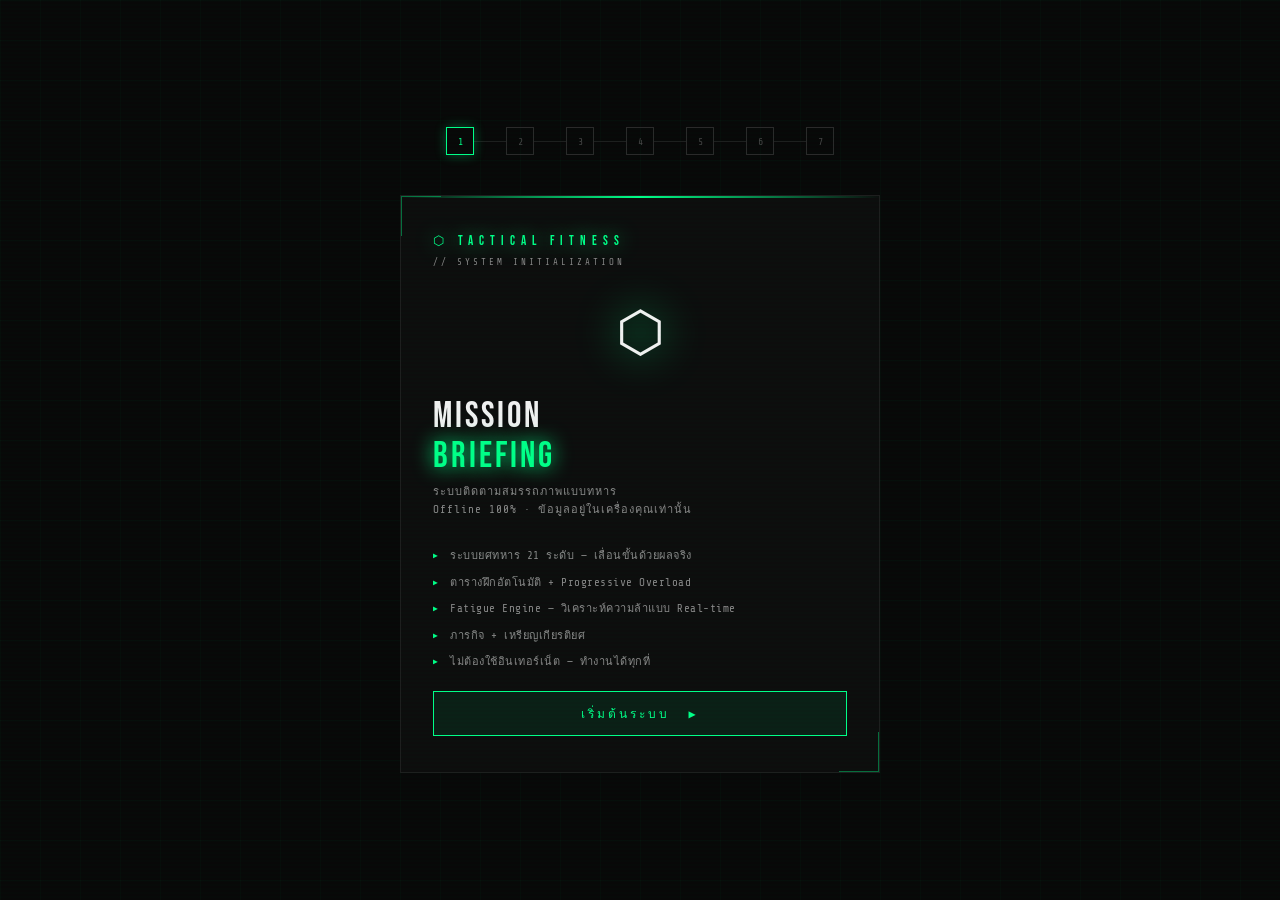
<file: index.html>
<!DOCTYPE html>
<html lang="th">
<head>
<meta charset="UTF-8">
<meta name="viewport" content="width=device-width, initial-scale=1.0, viewport-fit=cover">
<meta name="apple-mobile-web-app-capable" content="yes">
<meta name="apple-mobile-web-app-status-bar-style" content="black-translucent">
<meta name="theme-color" content="#000000">
<meta name="description" content="Tactical Fitness — ระบบติดตามสมรรถภาพแบบทหาร Offline 100%">
<title>TACTICAL FITNESS</title>
<link rel="manifest" href="manifest.json">
<link rel="apple-touch-icon" href="icons/icon-192.png">
<link rel="stylesheet" href="css/base.css">
<link rel="stylesheet" href="css/responsive.css">
<style>
  /* Boot screen */
  .boot {
    position: fixed; inset: 0;
    background: var(--black);
    display: flex; flex-direction: column;
    align-items: center; justify-content: center;
    z-index: 9999;
    transition: opacity 0.5s ease;
  }

  .boot.fade-out { opacity: 0; pointer-events: none; }

  .boot-logo {
    font-family: var(--head);
    font-size: 48px;
    letter-spacing: 8px;
    color: var(--green);
    text-shadow: 0 0 40px var(--green), 0 0 80px rgba(0,255,136,0.3);
    animation: fadeInUp 0.6s var(--ease-out) 0.3s both;
  }

  .boot-sub {
    font-family: var(--mono);
    font-size: 11px;
    color: var(--gray);
    letter-spacing: 4px;
    margin-top: 8px;
    animation: fadeInUp 0.6s var(--ease-out) 0.5s both;
  }

  .boot-bar {
    width: 200px;
    height: 2px;
    background: var(--border);
    margin-top: 32px;
    position: relative;
    animation: fadeIn 0.4s ease 0.7s both;
  }

  .boot-bar-fill {
    position: absolute;
    left: 0; top: 0; bottom: 0;
    background: var(--green);
    box-shadow: 0 0 8px var(--green);
    width: 0;
    transition: width 0.8s ease;
  }

  .boot-status {
    font-family: var(--mono);
    font-size: 10px;
    color: var(--gray2);
    letter-spacing: 2px;
    margin-top: 12px;
    animation: fadeIn 0.4s ease 0.9s both;
  }
</style>
</head>
<body>

<!-- Boot Screen -->
<div class="boot" id="boot">
  <div class="boot-logo">⬡ TACTICAL</div>
  <div class="boot-sub">FITNESS SYSTEM v1.0</div>
  <div class="boot-bar">
    <div class="boot-bar-fill" id="bootFill"></div>
  </div>
  <div class="boot-status" id="bootStatus">INITIALIZING...</div>
</div>

<script src="js/schema.js"></script>
<script src="js/storage.js"></script>
<script>
(async () => {
  const fill   = document.getElementById('bootFill');
  const status = document.getElementById('bootStatus');
  const boot   = document.getElementById('boot');

  const setProgress = (pct, msg) => {
    fill.style.width = pct + '%';
    status.textContent = msg;
  };

  try {
    setProgress(20, 'LOADING MODULES...');
    await delay(200);

    setProgress(50, 'CONNECTING STORAGE...');
    await Storage.init();
    await delay(200);

    setProgress(80, 'READING PROFILE...');
    const [user, app] = await Promise.all([
      Storage.User.get(),
      Storage.App.get(),
    ]);
    await delay(150);

    setProgress(100, 'SYSTEM READY');
    await delay(300);

    // Route decision
    boot.classList.add('fade-out');
    await delay(500);

    if (!user || !user.onboardingComplete) {
      window.location.href = 'pages/onboarding.html';
    } else {
      window.location.href = 'pages/dashboard.html';
    }

  } catch (err) {
    console.error('[Boot] Error:', err);
    setProgress(100, 'ERROR — REDIRECTING...');
    await delay(800);
    // If IndexedDB fails (private browsing on iOS), still try onboarding
    window.location.href = 'pages/onboarding.html';
  }
})();

function delay(ms) { return new Promise(r => setTimeout(r, ms)); }
</script>

<script>
// Register Service Worker
if ('serviceWorker' in navigator) {
  window.addEventListener('load', () => {
    navigator.serviceWorker.register('/sw.js')
      .then(reg => console.log('[SW] Registered:', reg.scope))
      .catch(err => console.warn('[SW] Registration failed:', err));
  });
}
</script>
</body>
</html>
</file>
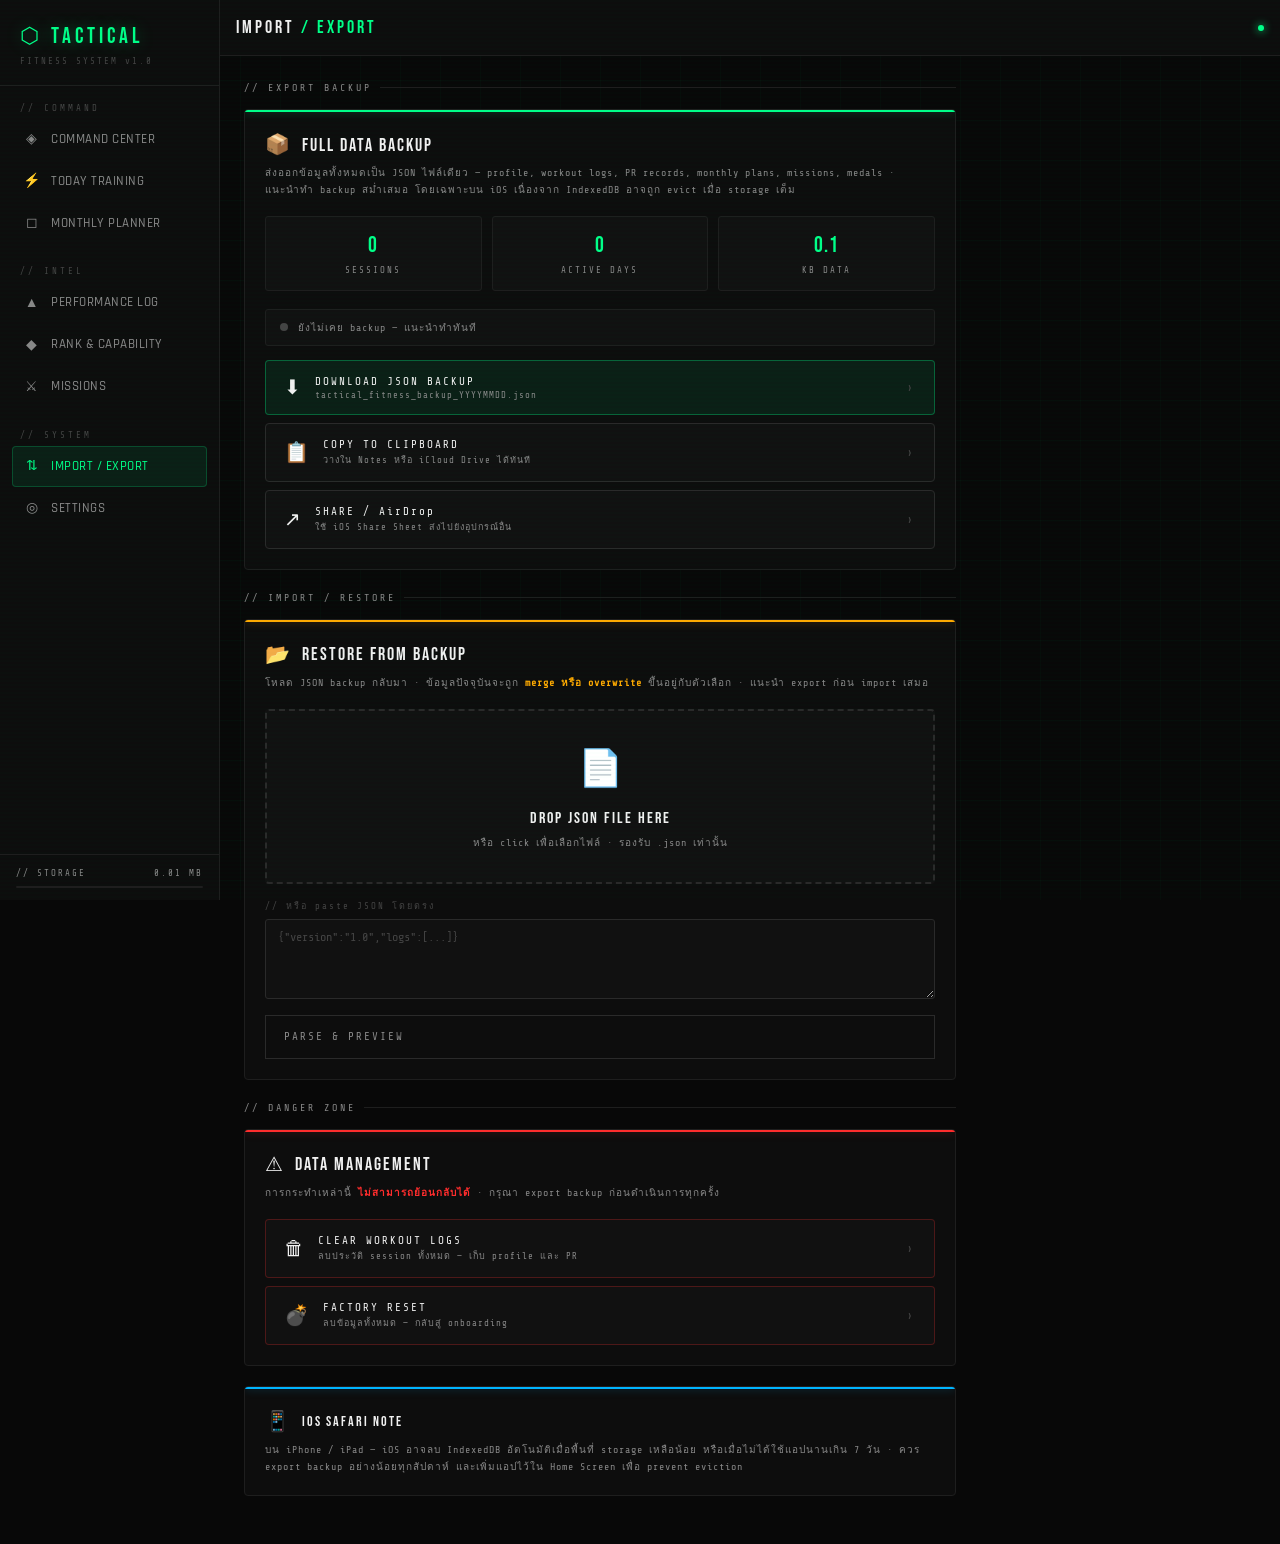
<file: pages/import-export.html>
<!DOCTYPE html>
<html lang="th">
<head>
<meta charset="UTF-8">
<meta name="viewport" content="width=device-width, initial-scale=1.0, viewport-fit=cover">
<meta name="apple-mobile-web-app-capable" content="yes">
<meta name="apple-mobile-web-app-status-bar-style" content="black-translucent">
<meta name="theme-color" content="#000000">
<link rel="manifest" href="../manifest.json">
<link rel="apple-touch-icon" href="../icons/apple-touch-icon.png">
<title>TACTICAL FITNESS — IMPORT / EXPORT</title>
<link rel="stylesheet" href="../css/base.css">
<link rel="stylesheet" href="../css/responsive.css">
<style>

.shell { display:flex; min-height:100vh; position:relative; z-index:1; }

/* ── SIDEBAR (reuse pattern) ── */
.sidebar {
  width: var(--sidebar-w); min-height:100vh;
  background:var(--bg2); border-right:1px solid var(--border);
  display:flex; flex-direction:column;
  position:fixed; left:0; top:0; bottom:0; z-index:100;
  transition: transform .3s var(--ease-out);
}
.sidebar-logo { padding:20px 20px 16px; border-bottom:1px solid var(--border); }
.sidebar-logo-mark { font-family:var(--head); font-size:22px; letter-spacing:4px; color:var(--green); text-shadow:0 0 16px var(--green-glow); }
.sidebar-logo-sub  { font-family:var(--mono); font-size:9px; color:var(--gray2); letter-spacing:2px; margin-top:2px; }
.nav-section { padding:16px 12px 4px; }
.nav-label   { font-family:var(--mono); font-size:9px; color:var(--gray2); letter-spacing:3px; padding:0 8px; margin-bottom:4px; }
.nav-item {
  display:flex; align-items:center; gap:10px; padding:9px 10px; border-radius:4px;
  cursor:pointer; text-decoration:none; color:var(--gray); font-family:var(--body);
  font-size:13px; font-weight:500; letter-spacing:.5px;
  transition:all .15s; border:1px solid transparent; margin-bottom:1px;
}
.nav-item:hover { background:var(--bg3); color:var(--white); border-color:var(--border); }
.nav-item.active { background:var(--green-dim); color:var(--green); border-color:rgba(0,255,136,.2); }
.nav-icon { font-size:14px; width:18px; text-align:center; flex-shrink:0; }
.sidebar-footer { margin-top:auto; padding:12px 16px; border-top:1px solid var(--border); }
.quota-label { font-family:var(--mono); font-size:9px; color:var(--gray); letter-spacing:2px; margin-bottom:6px; display:flex; justify-content:space-between; }
.quota-track { height:2px; background:var(--border); border-radius:2px; overflow:hidden; }
.quota-fill  { height:100%; background:var(--green); transition:width .8s var(--ease-out); }

/* ── MAIN ── */
.main { margin-left:var(--sidebar-w); flex:1; display:flex; flex-direction:column; }
.topbar {
  height:var(--topbar-h); background:var(--bg2); border-bottom:1px solid var(--border);
  display:flex; align-items:center; padding:0 24px; gap:16px;
  position:sticky; top:0; z-index:50;
}
.topbar-title { font-family:var(--head); font-size:18px; letter-spacing:3px; color:var(--white); }
.topbar-title span { color:var(--green); }
.topbar-right { margin-left:auto; display:flex; align-items:center; gap:12px; }
.topbar-dot { width:6px; height:6px; border-radius:50%; background:var(--green); box-shadow:0 0 8px var(--green); animation:pulse 2s ease infinite; }
@keyframes pulse { 0%,100%{opacity:1} 50%{opacity:.3} }

.hamburger { display:none; flex-direction:column; gap:4px; cursor:pointer; padding:4px; background:none; border:none; }
.hamburger span { display:block; width:20px; height:2px; background:var(--gray); }
.sidebar-overlay { display:none; position:fixed; inset:0; background:rgba(0,0,0,.5); z-index:99; }
.sidebar-overlay.show { display:block; }

/* ── CONTENT ── */
.content { padding:24px; display:flex; flex-direction:column; gap:20px; max-width:760px; }

/* ── SECTION HEADER ── */
.section-header {
  font-family:var(--mono); font-size:10px; color:var(--gray);
  letter-spacing:3px; margin-bottom:14px;
  display:flex; align-items:center; gap:8px;
}
.section-header::after { content:''; flex:1; height:1px; background:var(--border); }

/* ── CARDS ── */
.panel {
  background:var(--bg2); border:1px solid var(--border); border-radius:4px;
  padding:20px; position:relative; overflow:hidden;
  animation:fadeUp .4s var(--ease-out) both;
}
@keyframes fadeUp { from{opacity:0;transform:translateY(10px)} to{opacity:1;transform:translateY(0)} }
.panel::before { content:''; position:absolute; top:0;left:0;right:0; height:2px; background:var(--green); box-shadow:0 0 8px var(--green-glow); }
.panel.amber::before { background:var(--amber); box-shadow:0 0 8px rgba(255,170,0,.4); }
.panel.red::before   { background:var(--red);   box-shadow:0 0 8px rgba(255,45,45,.4); }
.panel.blue::before  { background:#00b4ff;       box-shadow:0 0 8px rgba(0,180,255,.4); }

.panel-title {
  font-family:var(--head); font-size:18px; letter-spacing:2px; color:var(--white);
  margin-bottom:4px; display:flex; align-items:center; gap:10px;
}
.panel-title-icon { font-size:20px; }
.panel-desc {
  font-family:var(--mono); font-size:10px; color:var(--gray);
  letter-spacing:1px; line-height:1.7; margin-bottom:18px;
}

/* ── BIG ACTION BUTTON ── */
.action-btn {
  display:flex; align-items:center; gap:12px;
  width:100%; padding:14px 18px;
  background:var(--bg3); border:1px solid var(--border2); border-radius:4px;
  cursor:pointer; transition:all .15s; text-align:left;
  font-family:var(--mono); font-size:11px; letter-spacing:2px; color:var(--white);
  -webkit-appearance:none;
}
.action-btn:hover { border-color:var(--green); color:var(--green); background:var(--green-dim); }
.action-btn:active { opacity:.8; }
.action-btn-icon { font-size:20px; flex-shrink:0; }
.action-btn-label { flex:1; }
.action-btn-sub { font-size:9px; color:var(--gray); letter-spacing:1px; margin-top:2px; display:block; }
.action-btn-arrow { color:var(--gray2); font-size:14px; }

.action-btn.primary { border-color:rgba(0,255,136,.3); background:var(--green-dim); }
.action-btn.primary:hover { background:rgba(0,255,136,.12); box-shadow:0 0 16px var(--green-glow); }
.action-btn.danger  { border-color:rgba(255,45,45,.25); }
.action-btn.danger:hover  { border-color:var(--red); color:var(--red); background:var(--red-dim); }

/* ── BACKUP INFO ── */
.backup-info {
  display:grid; grid-template-columns: repeat(3,1fr); gap:10px; margin-bottom:18px;
}
.bi-stat {
  background:var(--bg3); border:1px solid var(--border); border-radius:3px;
  padding:12px; text-align:center;
}
.bi-val  { font-family:var(--head); font-size:22px; color:var(--green); letter-spacing:1px; }
.bi-unit { font-family:var(--mono); font-size:9px; color:var(--gray); letter-spacing:2px; margin-top:2px; }

/* ── LAST BACKUP BANNER ── */
.last-backup {
  display:flex; align-items:center; gap:10px; padding:10px 14px;
  background:var(--bg3); border:1px solid var(--border); border-radius:3px;
  margin-bottom:14px;
}
.lb-dot { width:8px; height:8px; border-radius:50%; flex-shrink:0; }
.lb-dot.ok   { background:var(--green); box-shadow:0 0 6px var(--green); }
.lb-dot.warn { background:var(--amber); box-shadow:0 0 6px var(--amber); }
.lb-dot.none { background:var(--gray2); }
.lb-text { font-family:var(--mono); font-size:10px; color:var(--gray); letter-spacing:1px; flex:1; }
.lb-date { font-family:var(--mono); font-size:10px; color:var(--white); }

/* ── IMPORT DROP ZONE ── */
.drop-zone {
  border:2px dashed var(--border2); border-radius:4px; padding:32px;
  text-align:center; cursor:pointer; transition:all .2s;
  background:var(--bg3); position:relative;
}
.drop-zone:hover, .drop-zone.drag-over {
  border-color:var(--green); background:var(--green-dim);
}
.drop-icon  { font-size:36px; margin-bottom:10px; display:block; }
.drop-title { font-family:var(--head); font-size:16px; letter-spacing:2px; color:var(--white); margin-bottom:4px; }
.drop-sub   { font-family:var(--mono); font-size:10px; color:var(--gray); letter-spacing:1px; }
#file-input { position:absolute; inset:0; opacity:0; cursor:pointer; width:100%; height:100%; }

/* ── PREVIEW BOX ── */
.preview-box {
  background:var(--bg3); border:1px solid var(--border); border-radius:4px;
  padding:16px; margin-top:16px; display:none;
}
.preview-box.show { display:block; }
.preview-title { font-family:var(--mono); font-size:10px; color:var(--gray); letter-spacing:2px; margin-bottom:12px; }
.preview-stats { display:grid; grid-template-columns:repeat(4,1fr); gap:8px; margin-bottom:14px; }
.pv-stat { text-align:center; }
.pv-val  { font-family:var(--head); font-size:20px; color:var(--amber); }
.pv-lbl  { font-family:var(--mono); font-size:9px; color:var(--gray); letter-spacing:1px; margin-top:2px; }
.preview-actions { display:flex; gap:10px; }

/* ── DANGER ZONE ── */
.danger-grid { display:flex; flex-direction:column; gap:8px; }

/* ── TOAST ── */
.toast {
  position:fixed; bottom:24px; left:50%; transform:translateX(-50%) translateY(20px);
  background:var(--bg2); border:1px solid var(--border); border-radius:4px;
  padding:12px 20px; font-family:var(--mono); font-size:11px; letter-spacing:1px;
  color:var(--white); z-index:999; opacity:0;
  transition:all .3s var(--ease-out); white-space:nowrap;
  display:flex; align-items:center; gap:10px;
}
.toast.show { opacity:1; transform:translateX(-50%) translateY(0); }
.toast.ok     { border-color:var(--green); color:var(--green); }
.toast.warn   { border-color:var(--amber); color:var(--amber); }
.toast.error  { border-color:var(--red);   color:var(--red); }

/* ── MODAL ── */
.modal-overlay {
  position:fixed; inset:0; background:rgba(0,0,0,.85); z-index:300;
  display:none; align-items:center; justify-content:center; padding:20px;
}
.modal-overlay.show { display:flex; }
.modal {
  background:var(--bg2); border:1px solid var(--border); border-radius:4px;
  padding:24px; max-width:400px; width:100%;
  animation:fadeUp .3s var(--ease-out) both;
}
.modal-title { font-family:var(--head); font-size:20px; letter-spacing:2px; color:var(--red); margin-bottom:8px; }
.modal-body  { font-family:var(--mono); font-size:11px; color:var(--gray); letter-spacing:.5px; line-height:1.8; margin-bottom:20px; }
.modal-actions { display:flex; gap:10px; }

/* Mobile */
@media (max-width:900px) {
  .sidebar { transform:translateX(-100%); }
  .sidebar.open { transform:translateX(0); }
  .main { margin-left:0; }
  .topbar { padding:0 16px; }
  .content { padding:16px; }
  .hamburger { display:flex; }
  .backup-info { grid-template-columns:repeat(3,1fr); }
  .preview-stats { grid-template-columns:repeat(2,1fr); }
}
@supports (padding:env(safe-area-inset-bottom)) {
  .content { padding-bottom:max(24px, env(safe-area-inset-bottom)); }
}

/* ═══ RESPONSIVE + SAFE AREA (auto-injected) ═══ */
.shell { min-height:100dvh; }
.topbar {
  padding-top: env(safe-area-inset-top,0px);
  padding-left: max(16px,env(safe-area-inset-left,0px));
  padding-right: max(16px,env(safe-area-inset-right,0px));
}
.main, .content {
  padding-bottom: max(24px,env(safe-area-inset-bottom,24px));
}
.sidebar {
  padding-top: env(safe-area-inset-top,0px);
  padding-bottom: env(safe-area-inset-bottom,0px);
  overflow-y:auto; -webkit-overflow-scrolling:touch;
}

/* Mobile: sidebar slide-over */
@media(max-width:768px){
  .sidebar {
    width: min(260px,82vw) !important;
    transform: translateX(-100%);
    z-index:300;
  }
  .sidebar.open { transform:translateX(0); box-shadow:8px 0 40px rgba(0,0,0,.9); }
  .main, .content { margin-left:0 !important; }
  .topbar { left:0 !important; }
  .grid-2, .grid-3, .grid-4 { grid-template-columns:1fr 1fr; }
  .btn { min-height:44px; }
}
@media(max-width:480px){
  .grid-2, .grid-3 { grid-template-columns:1fr; }
  .card { padding:14px; }
  .topbar-logo, .topbar-title { font-size:16px; letter-spacing:2px; }
}
@media(max-width:390px){
  .topbar-clock { display:none; }
  .grid-4 { grid-template-columns:1fr 1fr; }
}
@media(max-height:500px) and (orientation:landscape){
  .topbar { height:44px; }
  .main { padding-top:44px !important; }
  .content { padding-top:44px !important; }
}


@media(max-width:480px){
  .panel{padding:16px}
  .backup-grid{grid-template-columns:1fr}
}
</style>
</head>
<body>

<div class="sidebar-overlay" id="overlay" onclick="closeSidebar()"></div>

<div class="shell">

  <!-- SIDEBAR -->
  <aside class="sidebar" id="sidebar">
    <div class="sidebar-logo">
      <div class="sidebar-logo-mark">⬡ TACTICAL</div>
      <div class="sidebar-logo-sub">FITNESS SYSTEM v1.0</div>
    </div>
    <div class="nav-section">
      <div class="nav-label">// COMMAND</div>
      <a href="dashboard.html" class="nav-item"><span class="nav-icon">◈</span> COMMAND CENTER</a>
      <a href="training.html"  class="nav-item"><span class="nav-icon">⚡</span> TODAY TRAINING</a>
      <a href="planner.html"   class="nav-item"><span class="nav-icon">◻</span> MONTHLY PLANNER</a>
    </div>
    <div class="nav-section">
      <div class="nav-label">// INTEL</div>
      <a href="performance.html" class="nav-item"><span class="nav-icon">▲</span> PERFORMANCE LOG</a>
      <a href="rank.html"        class="nav-item"><span class="nav-icon">◆</span> RANK & CAPABILITY</a>
      <a href="missions.html"    class="nav-item"><span class="nav-icon">⚔</span> MISSIONS</a>
    </div>
    <div class="nav-section">
      <div class="nav-label">// SYSTEM</div>
      <a href="import-export.html" class="nav-item active"><span class="nav-icon">⇅</span> IMPORT / EXPORT</a>
      <a href="settings.html"      class="nav-item"><span class="nav-icon">◎</span> SETTINGS</a>
    </div>
    <div class="sidebar-footer">
      <div class="quota-label">
        <span>// STORAGE</span>
        <span id="quota-text">— MB</span>
      </div>
      <div class="quota-track">
        <div class="quota-fill" id="quota-fill" style="width:0%"></div>
      </div>
    </div>
  </aside>

  <!-- MAIN -->
  <div class="main">

    <header class="topbar">
      <button class="hamburger" onclick="toggleSidebar()">
        <span></span><span></span><span></span>
      </button>
      <div>
        <div class="topbar-title">IMPORT <span>/ EXPORT</span></div>
      </div>
      <div class="topbar-right">
        <div class="topbar-dot"></div>
      </div>
    </header>

    <div class="content">

      <!-- ── EXPORT SECTION ── -->
      <div>
        <div class="section-header">// EXPORT BACKUP</div>

        <div class="panel">
          <div class="panel-title"><span class="panel-title-icon">📦</span> FULL DATA BACKUP</div>
          <div class="panel-desc">
            ส่งออกข้อมูลทั้งหมดเป็น JSON ไฟล์เดียว — profile, workout logs, PR records,
            monthly plans, missions, medals · แนะนำทำ backup สม่ำเสมอ โดยเฉพาะบน iOS
            เนื่องจาก IndexedDB อาจถูก evict เมื่อ storage เต็ม
          </div>

          <!-- Stats summary -->
          <div class="backup-info">
            <div class="bi-stat">
              <div class="bi-val" id="stat-logs">—</div>
              <div class="bi-unit">SESSIONS</div>
            </div>
            <div class="bi-stat">
              <div class="bi-val" id="stat-days">—</div>
              <div class="bi-unit">ACTIVE DAYS</div>
            </div>
            <div class="bi-stat">
              <div class="bi-val" id="stat-size">—</div>
              <div class="bi-unit">KB DATA</div>
            </div>
          </div>

          <!-- Last backup -->
          <div class="last-backup">
            <div class="lb-dot" id="lb-dot"></div>
            <div class="lb-text" id="lb-text">ตรวจสอบ backup ล่าสุด...</div>
            <div class="lb-date" id="lb-date"></div>
          </div>

          <!-- Export buttons -->
          <div style="display:flex;flex-direction:column;gap:8px">

            <button class="action-btn primary" onclick="exportJSON()">
              <span class="action-btn-icon">⬇</span>
              <div class="action-btn-label">
                DOWNLOAD JSON BACKUP
                <span class="action-btn-sub">tactical_fitness_backup_YYYYMMDD.json</span>
              </div>
              <span class="action-btn-arrow">›</span>
            </button>

            <button class="action-btn" onclick="copyToClipboard()">
              <span class="action-btn-icon">📋</span>
              <div class="action-btn-label">
                COPY TO CLIPBOARD
                <span class="action-btn-sub">วางใน Notes หรือ iCloud Drive ได้ทันที</span>
              </div>
              <span class="action-btn-arrow">›</span>
            </button>

            <button class="action-btn" onclick="shareBackup()">
              <span class="action-btn-icon">↗</span>
              <div class="action-btn-label">
                SHARE / AirDrop
                <span class="action-btn-sub">ใช้ iOS Share Sheet ส่งไปยังอุปกรณ์อื่น</span>
              </div>
              <span class="action-btn-arrow">›</span>
            </button>

          </div>
        </div>
      </div>

      <!-- ── IMPORT SECTION ── -->
      <div>
        <div class="section-header">// IMPORT / RESTORE</div>

        <div class="panel amber" style="animation-delay:.1s">
          <div class="panel-title"><span class="panel-title-icon">📂</span> RESTORE FROM BACKUP</div>
          <div class="panel-desc">
            โหลด JSON backup กลับมา · ข้อมูลปัจจุบันจะถูก<strong style="color:var(--amber)"> merge หรือ overwrite</strong>
            ขึ้นอยู่กับตัวเลือก · แนะนำ export ก่อน import เสมอ
          </div>

          <!-- Drop zone -->
          <div class="drop-zone" id="drop-zone"
               ondragover="onDragOver(event)"
               ondragleave="onDragLeave(event)"
               ondrop="onDrop(event)">
            <input type="file" id="file-input" accept=".json,application/json" onchange="onFileSelect(event)">
            <span class="drop-icon">📄</span>
            <div class="drop-title">DROP JSON FILE HERE</div>
            <div class="drop-sub">หรือ click เพื่อเลือกไฟล์ · รองรับ .json เท่านั้น</div>
          </div>

          <!-- Preview -->
          <div class="preview-box" id="preview-box">
            <div class="preview-title">// BACKUP PREVIEW</div>
            <div class="preview-stats">
              <div class="pv-stat"><div class="pv-val" id="pv-logs">—</div><div class="pv-lbl">SESSIONS</div></div>
              <div class="pv-stat"><div class="pv-val" id="pv-plans">—</div><div class="pv-lbl">PLANS</div></div>
              <div class="pv-stat"><div class="pv-val" id="pv-missions">—</div><div class="pv-lbl">MISSIONS</div></div>
              <div class="pv-stat"><div class="pv-val" id="pv-date">—</div><div class="pv-lbl">EXPORTED</div></div>
            </div>
            <div class="preview-actions">
              <button class="btn btn-primary" style="flex:1" onclick="importMerge()">↩ MERGE (keep existing)</button>
              <button class="btn btn-danger"  style="flex:1" onclick="importOverwrite()">⚠ OVERWRITE ALL</button>
            </div>
          </div>

          <!-- Paste JSON -->
          <div style="margin-top:16px">
            <div style="font-family:var(--mono);font-size:9px;color:var(--gray2);letter-spacing:2px;margin-bottom:6px">// หรือ paste JSON โดยตรง</div>
            <textarea id="paste-input" class="input"
              style="height:80px;resize:vertical;font-size:12px;padding:10px 12px;border-radius:3px"
              placeholder='{"version":"1.0","logs":[...]}'></textarea>
            <button class="btn" style="margin-top:8px;width:100%" onclick="parsePaste()">PARSE & PREVIEW</button>
          </div>
        </div>
      </div>

      <!-- ── DANGER ZONE ── -->
      <div>
        <div class="section-header">// DANGER ZONE</div>

        <div class="panel red" style="animation-delay:.2s">
          <div class="panel-title"><span class="panel-title-icon">⚠</span> DATA MANAGEMENT</div>
          <div class="panel-desc">
            การกระทำเหล่านี้<strong style="color:var(--red)"> ไม่สามารถย้อนกลับได้</strong> ·
            กรุณา export backup ก่อนดำเนินการทุกครั้ง
          </div>
          <div class="danger-grid">

            <button class="action-btn danger" onclick="confirmClearLogs()">
              <span class="action-btn-icon">🗑</span>
              <div class="action-btn-label">
                CLEAR WORKOUT LOGS
                <span class="action-btn-sub">ลบประวัติ session ทั้งหมด — เก็บ profile และ PR</span>
              </div>
              <span class="action-btn-arrow">›</span>
            </button>

            <button class="action-btn danger" onclick="confirmReset()">
              <span class="action-btn-icon">💣</span>
              <div class="action-btn-label">
                FACTORY RESET
                <span class="action-btn-sub">ลบข้อมูลทั้งหมด — กลับสู่ onboarding</span>
              </div>
              <span class="action-btn-arrow">›</span>
            </button>

          </div>
        </div>
      </div>

      <!-- ── iOS WARNING ── -->
      <div class="panel blue" style="animation-delay:.3s">
        <div class="panel-title" style="font-size:14px"><span class="panel-title-icon">📱</span> iOS SAFARI NOTE</div>
        <div class="panel-desc" style="margin-bottom:0">
          บน iPhone / iPad — iOS อาจลบ IndexedDB อัตโนมัติเมื่อพื้นที่ storage เหลือน้อย
          หรือเมื่อไม่ได้ใช้แอปนานเกิน 7 วัน · ควร export backup อย่างน้อยทุกสัปดาห์
          และเพิ่มแอปไว้ใน Home Screen เพื่อ prevent eviction
        </div>
      </div>

    </div>
  </div>
</div>

<!-- CONFIRM MODAL -->
<div class="modal-overlay" id="modal">
  <div class="modal">
    <div class="modal-title" id="modal-title">⚠ CONFIRM</div>
    <div class="modal-body"  id="modal-body">Are you sure?</div>
    <div class="modal-actions">
      <button class="btn btn-danger" style="flex:1" id="modal-confirm">CONFIRM</button>
      <button class="btn" style="flex:1" onclick="closeModal()">CANCEL</button>
    </div>
  </div>
</div>

<!-- TOAST -->
<div class="toast" id="toast"></div>

<script src="../js/schema.js"></script>
<script src="../js/storage.js"></script>
<script>
'use strict';

/* ── STATE ── */
let _parsedBackup = null;

/* ── TOAST ── */
function toast(msg, type = 'ok', duration = 3000) {
  const el = document.getElementById('toast');
  el.textContent = msg;
  el.className   = `toast ${type} show`;
  setTimeout(() => el.classList.remove('show'), duration);
}

/* ── SIDEBAR ── */
function toggleSidebar() {
  document.getElementById('sidebar').classList.toggle('open');
  document.getElementById('overlay').classList.toggle('show');
}
function closeSidebar() {
  document.getElementById('sidebar').classList.remove('open');
  document.getElementById('overlay').classList.remove('show');
}

/* ── MODAL ── */
function showModal(title, body, onConfirm) {
  document.getElementById('modal-title').textContent = title;
  document.getElementById('modal-body').textContent  = body;
  document.getElementById('modal-confirm').onclick   = () => { closeModal(); onConfirm(); };
  document.getElementById('modal').classList.add('show');
}
function closeModal() {
  document.getElementById('modal').classList.remove('show');
}

/* ── FORMAT ── */
function fmtDate(ts) {
  if (!ts) return '—';
  const d = new Date(ts);
  return `${d.getDate()}/${d.getMonth()+1}/${d.getFullYear()+543}`;
}
function fmtDateFull(iso) {
  if (!iso) return '—';
  const d = new Date(iso);
  return `${d.getDate()}/${d.getMonth()+1}/${(d.getFullYear()+543).toString().slice(2)} ${String(d.getHours()).padStart(2,'0')}:${String(d.getMinutes()).padStart(2,'0')}`;
}

/* ══════════════════════════════
   LOAD STATS
══════════════════════════════ */
async function loadStats() {
  try {
    const [profile, logs, quota] = await Promise.all([
      Storage.User.get(),
      Storage.Logs.getAll(),
      Storage.getQuota(),
    ]);

    // Backup info stats
    document.getElementById('stat-logs').textContent = logs?.length ?? 0;
    document.getElementById('stat-days').textContent = profile?.totalDaysActive ?? 0;

    // Estimate JSON size
    const jsonStr = await Storage.Backup.export();
    const kb = (new Blob([jsonStr]).size / 1024).toFixed(1);
    document.getElementById('stat-size').textContent = kb;

    // Last backup
    const lastBackup = localStorage.getItem('tf_last_backup');
    const lbDot  = document.getElementById('lb-dot');
    const lbText = document.getElementById('lb-text');
    const lbDate = document.getElementById('lb-date');

    if (lastBackup) {
      const daysSince = Math.floor((Date.now() - parseInt(lastBackup)) / 86400000);
      lbDot.className  = `lb-dot ${daysSince <= 7 ? 'ok' : 'warn'}`;
      lbText.textContent = daysSince === 0 ? 'Backup ล่าสุด: วันนี้'
        : daysSince === 1 ? 'Backup ล่าสุด: เมื่อวาน'
        : `Backup ล่าสุด: ${daysSince} วันที่แล้ว ${daysSince > 7 ? '⚠ ควร backup ใหม่' : ''}`;
      lbDate.textContent = fmtDateFull(new Date(parseInt(lastBackup)).toISOString());
    } else {
      lbDot.className   = 'lb-dot none';
      lbText.textContent = 'ยังไม่เคย backup — แนะนำทำทันที';
      lbDate.textContent = '';
    }

    // Quota bar
    if (quota) {
      const quotaEl = document.getElementById('quota-text');
      const fillEl  = document.getElementById('quota-fill');
      quotaEl.textContent = `${quota.usedMB} MB`;
      fillEl.style.width  = quota.pct + '%';
      if (quota.pct > 70) fillEl.style.background = 'var(--amber)';
      if (quota.pct > 90) fillEl.style.background = 'var(--red)';
    }

  } catch(err) {
    console.error('[ImportExport] loadStats:', err);
  }
}

/* ══════════════════════════════
   EXPORT
══════════════════════════════ */
async function exportJSON() {
  try {
    toast('กำลัง export...', 'ok');
    const json = await Storage.Backup.export();
    const date = new Date().toISOString().slice(0,10).replace(/-/g,'');
    const blob = new Blob([json], { type: 'application/json' });
    const url  = URL.createObjectURL(blob);
    const a    = document.createElement('a');
    a.href     = url;
    a.download = `tactical_fitness_backup_${date}.json`;
    document.body.appendChild(a);
    a.click();
    document.body.removeChild(a);
    URL.revokeObjectURL(url);

    localStorage.setItem('tf_last_backup', Date.now().toString());
    loadStats();
    toast('✓ Export สำเร็จ!', 'ok');
  } catch(err) {
    toast('Export ล้มเหลว: ' + err.message, 'error', 4000);
  }
}

async function copyToClipboard() {
  try {
    const json = await Storage.Backup.export();
    await navigator.clipboard.writeText(json);
    localStorage.setItem('tf_last_backup', Date.now().toString());
    loadStats();
    toast('✓ Copied to clipboard!', 'ok');
  } catch(err) {
    toast('Copy ล้มเหลว — ลองใช้ Download แทน', 'warn', 4000);
  }
}

async function shareBackup() {
  try {
    const json = await Storage.Backup.export();
    const date = new Date().toISOString().slice(0,10).replace(/-/g,'');
    const file = new File([json], `tactical_fitness_${date}.json`, { type: 'application/json' });

    if (navigator.share && navigator.canShare({ files: [file] })) {
      await navigator.share({ files: [file], title: 'Tactical Fitness Backup' });
      localStorage.setItem('tf_last_backup', Date.now().toString());
      loadStats();
      toast('✓ Shared!', 'ok');
    } else {
      // Fallback: download
      exportJSON();
    }
  } catch(err) {
    if (err.name !== 'AbortError') toast('Share ล้มเหลว', 'error');
  }
}

/* ══════════════════════════════
   IMPORT — FILE / DRAG
══════════════════════════════ */
function onDragOver(e) {
  e.preventDefault();
  document.getElementById('drop-zone').classList.add('drag-over');
}
function onDragLeave(e) {
  document.getElementById('drop-zone').classList.remove('drag-over');
}
function onDrop(e) {
  e.preventDefault();
  document.getElementById('drop-zone').classList.remove('drag-over');
  const file = e.dataTransfer.files[0];
  if (file) readFile(file);
}
function onFileSelect(e) {
  const file = e.target.files[0];
  if (file) readFile(file);
}

function readFile(file) {
  if (!file.name.endsWith('.json')) {
    toast('รองรับเฉพาะ .json เท่านั้น', 'error'); return;
  }
  const reader = new FileReader();
  reader.onload = e => parseBackup(e.target.result);
  reader.readAsText(file);
}

function parsePaste() {
  const txt = document.getElementById('paste-input').value.trim();
  if (!txt) { toast('กรุณา paste JSON ก่อน', 'warn'); return; }
  parseBackup(txt);
}

function parseBackup(jsonStr) {
  try {
    const data = JSON.parse(jsonStr);
    if (!data.version) throw new Error('ไม่ใช่ไฟล์ backup ของ Tactical Fitness');

    _parsedBackup = data;

    // Show preview
    document.getElementById('pv-logs').textContent     = data.logs?.length ?? 0;
    document.getElementById('pv-plans').textContent    = data.plans?.length ?? 0;
    document.getElementById('pv-missions').textContent = data.missions?.length ?? 0;
    document.getElementById('pv-date').textContent     = data.exportedAt
      ? new Date(data.exportedAt).toLocaleDateString('th-TH',{day:'numeric',month:'short',year:'2-digit'})
      : '—';

    document.getElementById('preview-box').classList.add('show');
    toast('✓ Parse สำเร็จ — เลือก Merge หรือ Overwrite', 'ok', 4000);

  } catch(err) {
    toast('ไฟล์ไม่ถูกต้อง: ' + err.message, 'error', 5000);
    _parsedBackup = null;
  }
}

async function importMerge() {
  if (!_parsedBackup) return;
  showModal(
    '↩ MERGE BACKUP',
    `จะ import ข้อมูลจาก backup และ merge กับข้อมูลปัจจุบัน\nข้อมูลที่ซ้ำกัน (id เดิม) จะถูก overwrite\n\nแน่ใจหรือไม่?`,
    async () => {
      try {
        await Storage.Backup.import(JSON.stringify(_parsedBackup));
        toast('✓ Merge สำเร็จ — redirect ใน 2 วินาที', 'ok', 3000);
        setTimeout(() => window.location.href = 'dashboard.html', 2000);
      } catch(err) { toast('Import ล้มเหลว: ' + err.message, 'error', 5000); }
    }
  );
}

async function importOverwrite() {
  if (!_parsedBackup) return;
  showModal(
    '⚠ OVERWRITE ALL DATA',
    `จะลบข้อมูลทั้งหมดในเครื่องแล้ว restore จาก backup ใหม่\nการกระทำนี้ไม่สามารถย้อนกลับได้!\n\nแน่ใจหรือไม่?`,
    async () => {
      try {
        await Storage.reset(false);
        await Storage.Backup.import(JSON.stringify(_parsedBackup));
        toast('✓ Restore สำเร็จ — redirect ใน 2 วินาที', 'ok', 3000);
        setTimeout(() => window.location.href = 'dashboard.html', 2000);
      } catch(err) { toast('Overwrite ล้มเหลว: ' + err.message, 'error', 5000); }
    }
  );
}

/* ══════════════════════════════
   DANGER ZONE
══════════════════════════════ */
async function confirmClearLogs() {
  showModal(
    '🗑 CLEAR WORKOUT LOGS',
    'จะลบประวัติ session ทั้งหมด\nProfile, PR records และ plans จะยังอยู่\n\nแนะนำ export ก่อน — แน่ใจหรือไม่?',
    async () => {
      try {
        await Storage.reset(true); // keepProfile = true
        toast('✓ Cleared workout logs', 'ok');
        loadStats();
      } catch(err) { toast('ล้มเหลว: ' + err.message, 'error'); }
    }
  );
}

async function confirmReset() {
  showModal(
    '💣 FACTORY RESET',
    'จะลบข้อมูลทั้งหมดในเครื่อง\nรวมถึง profile, PR, logs, plans ทุกอย่าง\n\nGURUXUX ย้อนกลับไม่ได้ — แน่ใจหรือไม่?',
    async () => {
      try {
        await Storage.reset(false);
        localStorage.removeItem('tf_last_backup');
        toast('✓ Reset เสร็จสิ้น — redirect...', 'ok', 2000);
        setTimeout(() => window.location.href = 'onboarding.html', 1500);
      } catch(err) { toast('ล้มเหลว: ' + err.message, 'error'); }
    }
  );
}

/* ══════════════════════════════
   BOOT
══════════════════════════════ */
document.addEventListener('DOMContentLoaded', () => {
  Storage.init().then(loadStats).catch(console.error);
});

/* ─── Popup helpers ─── */
function _lockScroll()   { document.body.style.overflow='hidden'; }
function _unlockScroll() { document.body.style.overflow=''; }
function _showOverlay(el){ if(el){ el.classList.add('show'); _lockScroll(); } }
function _hideOverlay(el){ if(el){ el.classList.remove('show'); _unlockScroll(); } }
// swipe-down to close bottom sheets
(function(){
  let startY=0;
  document.addEventListener('touchstart',e=>{ startY=e.touches[0].clientY; },{passive:true});
  document.addEventListener('touchend',e=>{
    const dy=e.changedTouches[0].clientY-startY;
    if(dy>80){
      document.querySelectorAll('.bottom-panel.show,.modal-overlay.show').forEach(el=>{
        el.classList.remove('show'); _unlockScroll();
      });
    }
  },{passive:true});
})();

</script>
</body>
</html>
</file>
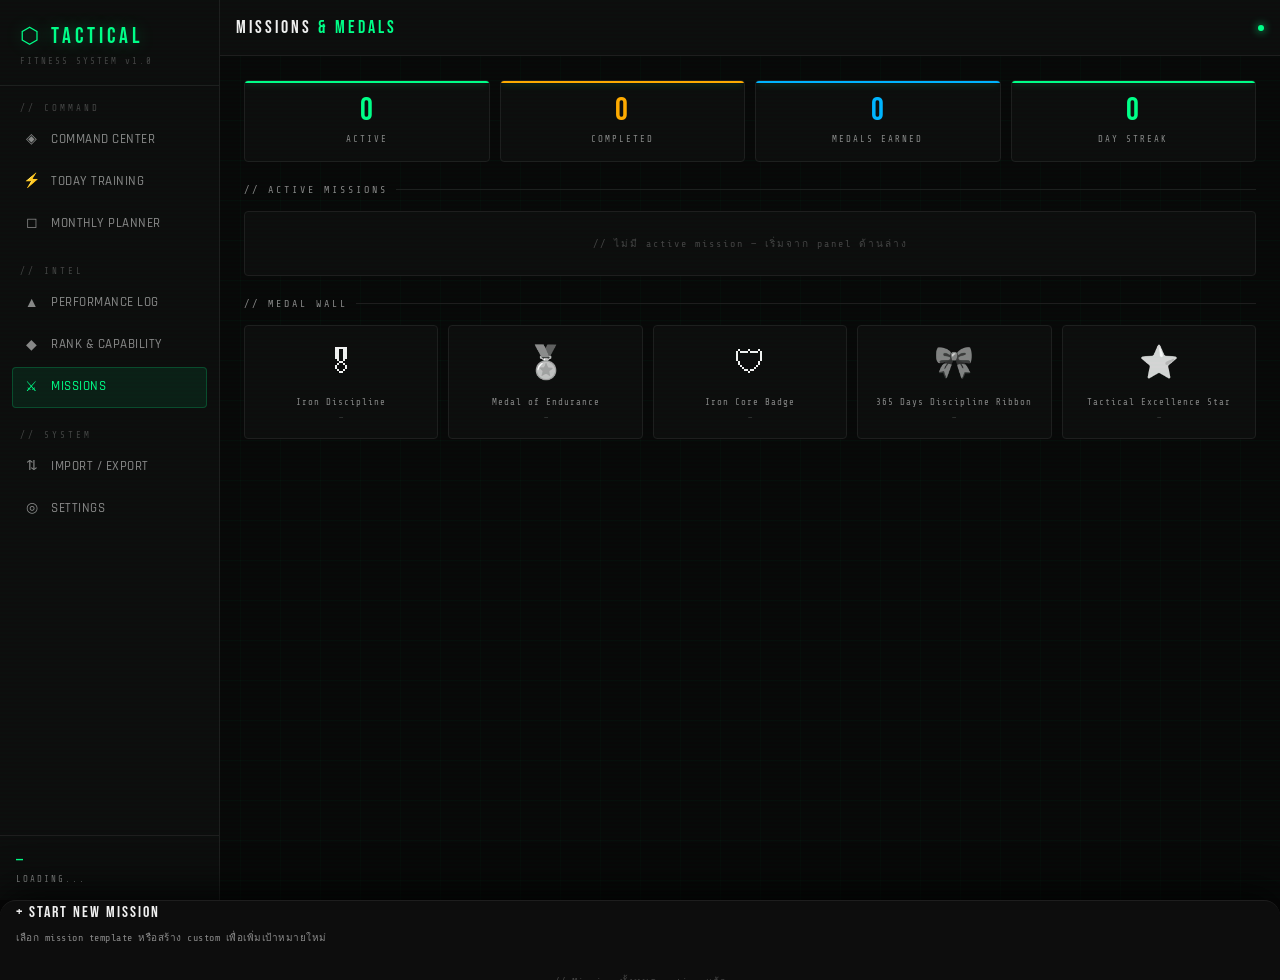
<file: pages/missions.html>
<!DOCTYPE html>
<html lang="th">
<head>
<meta charset="UTF-8">
<meta name="viewport" content="width=device-width, initial-scale=1.0, viewport-fit=cover">
<meta name="apple-mobile-web-app-capable" content="yes">
<meta name="apple-mobile-web-app-status-bar-style" content="black-translucent">
<meta name="theme-color" content="#000000">
<link rel="manifest" href="../manifest.json">
<link rel="apple-touch-icon" href="../icons/apple-touch-icon.png">
<title>TACTICAL FITNESS — MISSIONS</title>
<link rel="stylesheet" href="../css/base.css">
<link rel="stylesheet" href="../css/responsive.css">
<style>
.shell{display:flex;min-height:100vh;position:relative;z-index:1}
.sidebar{width:var(--sidebar-w);min-height:100vh;background:var(--bg2);border-right:1px solid var(--border);display:flex;flex-direction:column;position:fixed;left:0;top:0;bottom:0;z-index:100;transition:transform .3s var(--ease-out)}
.sidebar-logo{padding:20px 20px 16px;border-bottom:1px solid var(--border)}
.sidebar-logo-mark{font-family:var(--head);font-size:22px;letter-spacing:4px;color:var(--green);text-shadow:0 0 16px var(--green-glow)}
.sidebar-logo-sub{font-family:var(--mono);font-size:9px;color:var(--gray2);letter-spacing:2px;margin-top:2px}
.nav-section{padding:16px 12px 4px}
.nav-label{font-family:var(--mono);font-size:9px;color:var(--gray2);letter-spacing:3px;padding:0 8px;margin-bottom:4px}
.nav-item{display:flex;align-items:center;gap:10px;padding:9px 10px;border-radius:4px;cursor:pointer;text-decoration:none;color:var(--gray);font-family:var(--body);font-size:13px;font-weight:500;letter-spacing:.5px;transition:all .15s;border:1px solid transparent;margin-bottom:1px}
.nav-item:hover{background:var(--bg3);color:var(--white);border-color:var(--border)}
.nav-item.active{background:var(--green-dim);color:var(--green);border-color:rgba(0,255,136,.2)}
.nav-icon{font-size:14px;width:18px;text-align:center;flex-shrink:0}
.sidebar-footer{margin-top:auto;padding:14px 16px;border-top:1px solid var(--border)}
.sf-rank{font-family:var(--head);font-size:14px;color:var(--green);letter-spacing:1px}
.sf-callsign{font-family:var(--mono);font-size:9px;color:var(--gray);letter-spacing:2px;margin-top:2px}
.main{margin-left:var(--sidebar-w);flex:1;display:flex;flex-direction:column}
.topbar{height:var(--topbar-h);background:var(--bg2);border-bottom:1px solid var(--border);display:flex;align-items:center;padding:0 24px;gap:16px;position:sticky;top:0;z-index:50}
.topbar-title{font-family:var(--head);font-size:18px;letter-spacing:3px;color:var(--white)}
.topbar-title span{color:var(--green)}
.topbar-right{margin-left:auto;display:flex;align-items:center;gap:12px}
.topbar-dot{width:6px;height:6px;border-radius:50%;background:var(--green);box-shadow:0 0 8px var(--green);animation:pulse 2s ease infinite}
@keyframes pulse{0%,100%{opacity:1}50%{opacity:.3}}
.hamburger{display:none;flex-direction:column;gap:4px;cursor:pointer;padding:4px;background:none;border:none}
.hamburger span{display:block;width:20px;height:2px;background:var(--gray)}
.sidebar-overlay{display:none;position:fixed;inset:0;background:rgba(0,0,0,.5);z-index:99}
.sidebar-overlay.show{display:block}
.content{padding:24px;display:flex;flex-direction:column;gap:20px}
.section-header{font-family:var(--mono);font-size:10px;color:var(--gray);letter-spacing:3px;margin-bottom:14px;display:flex;align-items:center;gap:8px}
.section-header::after{content:'';flex:1;height:1px;background:var(--border)}

/* ── STATS ROW ── */
.stats-row{display:grid;grid-template-columns:repeat(4,1fr);gap:10px}
.stat-card{background:var(--bg2);border:1px solid var(--border);border-radius:4px;padding:14px;text-align:center;position:relative;overflow:hidden;animation:fadeUp .4s var(--ease-out) both}
@keyframes fadeUp{from{opacity:0;transform:translateY(10px)}to{opacity:1;transform:translateY(0)}}
.stat-card::before{content:'';position:absolute;top:0;left:0;right:0;height:2px;background:var(--green);box-shadow:0 0 8px var(--green-glow)}
.stat-card.amber::before{background:var(--amber)}
.stat-card.blue::before{background:#00b4ff}
.stat-val{font-family:var(--head);font-size:32px;color:var(--green);letter-spacing:1px;line-height:1}
.stat-val.amber{color:var(--amber)}
.stat-val.blue{color:#00b4ff}
.stat-unit{font-family:var(--mono);font-size:9px;color:var(--gray);letter-spacing:2px;margin-top:6px}

/* ── MISSION CARDS ── */
.missions-list{display:flex;flex-direction:column;gap:10px}

.mission-card{
  background:var(--bg2);border:1px solid var(--border);border-radius:4px;
  padding:18px;position:relative;overflow:hidden;
  animation:fadeUp .4s var(--ease-out) .1s both;
  transition:border-color .15s;
}
.mission-card:hover{border-color:var(--border2)}
.mission-card.completed{opacity:.65;background:rgba(0,255,136,.03)}
.mission-card.completed::before{content:'';position:absolute;top:0;left:0;right:0;height:2px;background:var(--green)}
.mission-card-header{display:flex;align-items:flex-start;gap:14px;margin-bottom:12px}
.mission-big-icon{font-size:32px;flex-shrink:0;line-height:1}
.mission-header-info{flex:1}
.mission-name-row{display:flex;align-items:center;gap:8px;margin-bottom:4px}
.mission-name{font-family:var(--head);font-size:18px;letter-spacing:1px;color:var(--white)}
.mission-badge{font-family:var(--mono);font-size:8px;letter-spacing:1px;padding:2px 8px;border:1px solid;border-radius:2px}
.badge-active{color:var(--green);border-color:var(--green);background:var(--green-dim)}
.badge-done{color:var(--gray2);border-color:var(--gray2)}
.badge-new{color:var(--amber);border-color:var(--amber);background:rgba(255,170,0,.08);animation:blink 2s infinite}
@keyframes blink{0%,100%{opacity:1}50%{opacity:.5}}
.mission-desc{font-family:var(--mono);font-size:10px;color:var(--gray);letter-spacing:.5px;line-height:1.7}
.mission-type-tag{font-family:var(--mono);font-size:8px;color:var(--gray2);letter-spacing:1px;margin-top:4px}

.mission-progress-row{display:flex;align-items:center;gap:10px;margin-bottom:6px}
.mission-pct{font-family:var(--head);font-size:16px;color:var(--green);letter-spacing:1px;width:48px;text-align:right;flex-shrink:0}
.mission-track{flex:1;height:6px;background:var(--border);border-radius:3px;overflow:hidden}
.mission-fill{height:100%;background:var(--green);box-shadow:0 0 6px var(--green-glow);border-radius:3px;transition:width 1s var(--ease-out)}
.mission-counts{font-family:var(--mono);font-size:9px;color:var(--gray);letter-spacing:1px;margin-top:4px}

.mission-reward-row{display:flex;align-items:center;gap:8px;margin-top:10px;padding-top:10px;border-top:1px solid var(--border)}
.reward-label{font-family:var(--mono);font-size:9px;color:var(--gray2);letter-spacing:1px}
.reward-medal-chip{display:flex;align-items:center;gap:6px;padding:4px 10px;background:var(--bg3);border:1px solid var(--border2);border-radius:3px}
.reward-medal-icon{font-size:16px}
.reward-medal-name{font-family:var(--mono);font-size:9px;color:var(--amber);letter-spacing:1px}

.mission-complete-stamp{
  position:absolute;top:12px;right:14px;
  font-family:var(--head);font-size:11px;letter-spacing:2px;color:var(--green);
  border:1px solid rgba(0,255,136,.3);padding:3px 10px;border-radius:2px;
  background:var(--green-dim);
}

/* ── ADD MISSION PANEL ── */
.add-panel{
  position:fixed; bottom:0; left:0; right:0; z-index:400;
  background:var(--bg2);
  border-top:1px solid var(--border);
  border-radius:16px 16px 0 0;
  padding:0 16px max(20px,env(safe-area-inset-bottom,20px));
  transform:translateY(100%);
  transition:transform .35s var(--ease-out);
  max-height:85dvh; overflow-y:auto;
  box-shadow:0 -8px 40px rgba(0,0,0,.8);
}
.add-panel.open{transform:translateY(0)}
.add-panel-handle{width:36px;height:4px;background:var(--border2);border-radius:2px;margin:12px auto 16px}
.add-panel-title{font-family:var(--head);font-size:16px;letter-spacing:2px;color:var(--white);margin-bottom:4px}
.add-panel-desc{font-family:var(--mono);font-size:10px;color:var(--gray);letter-spacing:.5px;line-height:1.7;margin-bottom:16px}
.preset-grid{display:grid;grid-template-columns:repeat(3,1fr);gap:8px;margin-bottom:14px}
.preset-card{
  background:var(--bg3);border:1px solid var(--border2);border-radius:4px;padding:12px;
  cursor:pointer;transition:all .15s;text-align:left;
}
.preset-card:hover{border-color:var(--green);background:var(--green-dim)}
.preset-icon{font-size:20px;margin-bottom:6px}
.preset-name{font-family:var(--body);font-size:12px;font-weight:600;color:var(--white);margin-bottom:2px}
.preset-desc{font-family:var(--mono);font-size:8px;color:var(--gray);letter-spacing:.5px;line-height:1.5}

/* ── MEDALS WALL ── */
.medals-grid{display:grid;grid-template-columns:repeat(5,1fr);gap:10px}
.medal-cell{
  background:var(--bg2);border:1px solid var(--border);border-radius:4px;
  padding:14px;text-align:center;transition:all .15s;
  animation:fadeUp .4s var(--ease-out) .25s both;
}
.medal-cell.earned{background:rgba(255,170,0,.05);border-color:rgba(255,170,0,.25);box-shadow:0 0 12px rgba(255,170,0,.06)}
.medal-cell:not(.earned){filter:grayscale(1);opacity:.35}
.medal-icon{font-size:32px;margin-bottom:8px;display:block}
.medal-name{font-family:var(--mono);font-size:9px;color:var(--gray);letter-spacing:1px;line-height:1.4}
.medal-cell.earned .medal-name{color:var(--amber)}
.medal-date{font-family:var(--mono);font-size:8px;color:var(--gray2);margin-top:4px}

/* ── TOAST ── */
.toast{position:fixed;bottom:20px;left:50%;transform:translateX(-50%) translateY(16px);background:var(--bg2);border:1px solid var(--green);border-radius:4px;padding:10px 20px;font-family:var(--mono);font-size:11px;letter-spacing:1px;color:var(--green);z-index:999;opacity:0;transition:all .3s var(--ease-out);white-space:nowrap}
.toast.show{opacity:1;transform:translateX(-50%) translateY(0)}

@media(max-width:900px){
  .sidebar{transform:translateX(-100%)}
  .sidebar.open{transform:translateX(0)}
  .main{margin-left:0}
  .topbar{padding:0 16px}
  .content{padding:16px}
  .hamburger{display:flex}
  .stats-row{grid-template-columns:repeat(2,1fr)}
  .preset-grid{grid-template-columns:repeat(2,1fr)}
  .medals-grid{grid-template-columns:repeat(3,1fr)}
}
@media(max-width:480px){
  .medals-grid{grid-template-columns:repeat(3,1fr)}
}
@supports(padding:env(safe-area-inset-bottom)){
  .content{padding-bottom:max(24px,env(safe-area-inset-bottom))}
}

/* ═══ RESPONSIVE + SAFE AREA (auto-injected) ═══ */
.shell { min-height:100dvh; }
.topbar {
  padding-top: env(safe-area-inset-top,0px);
  padding-left: max(16px,env(safe-area-inset-left,0px));
  padding-right: max(16px,env(safe-area-inset-right,0px));
}
.main, .content {
  padding-bottom: max(24px,env(safe-area-inset-bottom,24px));
}
.sidebar {
  padding-top: env(safe-area-inset-top,0px);
  padding-bottom: env(safe-area-inset-bottom,0px);
  overflow-y:auto; -webkit-overflow-scrolling:touch;
}

/* Mobile: sidebar slide-over */
@media(max-width:768px){
  .sidebar {
    width: min(260px,82vw) !important;
    transform: translateX(-100%);
    z-index:300;
  }
  .sidebar.open { transform:translateX(0); box-shadow:8px 0 40px rgba(0,0,0,.9); }
  .main, .content { margin-left:0 !important; }
  .topbar { left:0 !important; }
  .grid-2, .grid-3, .grid-4 { grid-template-columns:1fr 1fr; }
  .btn { min-height:44px; }
}
@media(max-width:480px){
  .grid-2, .grid-3 { grid-template-columns:1fr; }
  .card { padding:14px; }
  .topbar-logo, .topbar-title { font-size:16px; letter-spacing:2px; }
}
@media(max-width:390px){
  .topbar-clock { display:none; }
  .grid-4 { grid-template-columns:1fr 1fr; }
}
@media(max-height:500px) and (orientation:landscape){
  .topbar { height:44px; }
  .main { padding-top:44px !important; }
  .content { padding-top:44px !important; }
}


@media(max-width:480px){
  .mission-grid{grid-template-columns:1fr}
  .preset-grid{grid-template-columns:1fr}
  .medal-grid{grid-template-columns:repeat(4,1fr)}
}
</style>
</head>
<body>
<div class="sidebar-overlay" id="overlay" onclick="closeSidebar()"></div>
<div class="shell">

  <aside class="sidebar" id="sidebar">
    <div class="sidebar-logo">
      <div class="sidebar-logo-mark">⬡ TACTICAL</div>
      <div class="sidebar-logo-sub">FITNESS SYSTEM v1.0</div>
    </div>
    <div class="nav-section">
      <div class="nav-label">// COMMAND</div>
      <a href="dashboard.html" class="nav-item"><span class="nav-icon">◈</span> COMMAND CENTER</a>
      <a href="training.html"  class="nav-item"><span class="nav-icon">⚡</span> TODAY TRAINING</a>
      <a href="planner.html"   class="nav-item"><span class="nav-icon">◻</span> MONTHLY PLANNER</a>
    </div>
    <div class="nav-section">
      <div class="nav-label">// INTEL</div>
      <a href="performance.html" class="nav-item"><span class="nav-icon">▲</span> PERFORMANCE LOG</a>
      <a href="rank.html"        class="nav-item"><span class="nav-icon">◆</span> RANK & CAPABILITY</a>
      <a href="missions.html"    class="nav-item active"><span class="nav-icon">⚔</span> MISSIONS</a>
    </div>
    <div class="nav-section">
      <div class="nav-label">// SYSTEM</div>
      <a href="import-export.html" class="nav-item"><span class="nav-icon">⇅</span> IMPORT / EXPORT</a>
      <a href="settings.html"      class="nav-item"><span class="nav-icon">◎</span> SETTINGS</a>
    </div>
    <div class="sidebar-footer">
      <div class="sf-rank" id="sb-rank">—</div>
      <div class="sf-callsign" id="sb-callsign">LOADING...</div>
    </div>
  </aside>

  <div class="main">
    <header class="topbar">
      <button class="hamburger" onclick="toggleSidebar()"><span></span><span></span><span></span></button>
      <div><div class="topbar-title">MISSIONS <span>& MEDALS</span></div></div>
      <div class="topbar-right"><div class="topbar-dot"></div></div>
    </header>

    <div class="content">

      <!-- Stats row -->
      <div class="stats-row">
        <div class="stat-card">
          <div class="stat-val" id="st-active">—</div>
          <div class="stat-unit">ACTIVE</div>
        </div>
        <div class="stat-card amber">
          <div class="stat-val amber" id="st-completed">—</div>
          <div class="stat-unit">COMPLETED</div>
        </div>
        <div class="stat-card blue">
          <div class="stat-val blue" id="st-medals">—</div>
          <div class="stat-unit">MEDALS EARNED</div>
        </div>
        <div class="stat-card">
          <div class="stat-val" id="st-streak">—</div>
          <div class="stat-unit">DAY STREAK</div>
        </div>
      </div>

      <!-- Active missions -->
      <div>
        <div class="section-header">// ACTIVE MISSIONS</div>
        <div class="missions-list" id="active-list">
          <div style="font-family:var(--mono);font-size:10px;color:var(--gray2);padding:20px;text-align:center;letter-spacing:2px">กำลังโหลด...</div>
        </div>
      </div>

      <!-- Completed missions -->
      <div id="completed-section" style="display:none">
        <div class="section-header">// COMPLETED MISSIONS</div>
        <div class="missions-list" id="completed-list"></div>
      </div>

      <!-- Add mission presets -->
      <div class="add-panel">
        <div class="add-panel-title">+ START NEW MISSION</div>
        <div class="add-panel-desc">เลือก mission template หรือสร้าง custom เพื่อเพิ่มเป้าหมายใหม่</div>
        <div class="preset-grid" id="preset-grid">
          <!-- filled by JS -->
        </div>
        <button class="btn btn-primary btn-full" style="font-size:11px;letter-spacing:2px" onclick="addAllDefault()">
          ⚡ START ALL DEFAULT MISSIONS
        </button>
      </div>

      <!-- Medals wall -->
      <div>
        <div class="section-header">// MEDAL WALL</div>
        <div class="medals-grid" id="medals-grid">
          <!-- filled by JS -->
        </div>
      </div>

    </div>
  </div>
</div>

<div class="toast" id="toast"></div>

<script src="../js/schema.js"></script>
<script src="../js/storage.js"></script>
<script src="../js/engines/mission.js"></script>
<script>
'use strict';

let _missions=[], _medals=[], _profile=null, _logs=[], _pr=null;

function toggleSidebar(){document.getElementById('sidebar').classList.toggle('open');document.getElementById('overlay').classList.toggle('show')}
function closeSidebar(){document.getElementById('sidebar').classList.remove('open');document.getElementById('overlay').classList.remove('show');_unlockScroll();}
function toast(msg,ok=true){const el=document.getElementById('toast');el.textContent=msg;el.style.borderColor=ok?'var(--green)':'var(--amber)';el.style.color=ok?'var(--green)':'var(--amber)';el.classList.add('show');setTimeout(()=>el.classList.remove('show'),2500)}

function fmtDate(d){if(!d)return'—';const dt=new Date(d);return`${dt.getDate()}/${dt.getMonth()+1}/${dt.getFullYear()+543}`}

/* ── MISSION PROGRESS — delegates to MissionEngine ── */
function calcProgress(mission, profile, logs) {
  const updated = MissionEngine.updateProgress(mission, { profile, pr: _pr, logs });
  return { current: updated.current || 0, target: mission.target };
}

function calcProgressPct(mission) {
  return MissionEngine.calcProgressPct(mission);
}

/* ── RENDER MISSIONS ── */
function renderAll(){
  const active    = _missions.filter(m=>m.isActive&&!m.isCompleted);
  const completed = _missions.filter(m=>m.isCompleted);

  // Stats
  document.getElementById('st-active').textContent    = active.length;
  document.getElementById('st-completed').textContent  = completed.length;
  document.getElementById('st-medals').textContent     = _medals.filter(m=>m.isEarned).length;
  document.getElementById('st-streak').textContent     = _profile?.currentStreak||0;

  // Active list
  document.getElementById('active-list').innerHTML = active.length
    ? active.map(m=>missionCardHTML(m,false)).join('')
    : `<div style="font-family:var(--mono);font-size:10px;color:var(--gray2);padding:24px;text-align:center;letter-spacing:2px;background:var(--bg2);border:1px solid var(--border);border-radius:4px">// ไม่มี active mission — เริ่มจาก panel ด้านล่าง</div>`;

  // Completed list
  const compSec = document.getElementById('completed-section');
  if(completed.length>0){
    compSec.style.display='block';
    document.getElementById('completed-list').innerHTML = completed.map(m=>missionCardHTML(m,true)).join('');
  } else {
    compSec.style.display='none';
  }

  // Presets
  renderPresets();

  // Medals
  renderMedals();
}

function missionCardHTML(m, isDone){
  const prog  = calcProgress(m, _profile, _logs);
  const updated = { ...m, current: prog.current };
  const pct   = MissionEngine.calcProgressPct(updated);
  const medal = DEFAULT_MEDALS.find(d=>d.id===m.rewardMedal);
  const typeLabels = {streak:'STREAK',performance:'PERFORMANCE',volume:'VOLUME',test:'TEST'};

  return `<div class="mission-card${isDone?' completed':''}">
    ${isDone?'<div class="mission-complete-stamp">✓ COMPLETE</div>':''}
    <div class="mission-card-header">
      <div class="mission-big-icon">${m.icon||'⚔'}</div>
      <div class="mission-header-info">
        <div class="mission-name-row">
          <div class="mission-name">${m.name}</div>
          <span class="mission-badge ${isDone?'badge-done':'badge-active'}">${isDone?'DONE':'ACTIVE'}</span>
        </div>
        <div class="mission-desc">${m.description}</div>
        <div class="mission-type-tag">// TYPE: ${typeLabels[m.type]||m.type}</div>
      </div>
    </div>
    <div class="mission-progress-row">
      <div class="mission-track"><div class="mission-fill" style="width:${pct}%"></div></div>
      <div class="mission-pct">${pct}%</div>
    </div>
    <div class="mission-counts">${prog.current} / ${prog.target} ${m.type==='streak'?'days':m.type==='volume'?'load pts':'pts'}</div>
    ${medal?`<div class="mission-reward-row">
      <span class="reward-label">REWARD:</span>
      <div class="reward-medal-chip">
        <span class="reward-medal-icon">${medal.icon}</span>
        <span class="reward-medal-name">${medal.name}</span>
      </div>
    </div>`:''}
    ${!isDone?`<div style="margin-top:10px;display:flex;justify-content:flex-end">
      <button class="btn" style="font-size:9px;letter-spacing:1px;padding:5px 12px;min-height:32px;color:var(--red);border-color:rgba(255,45,45,.2)" onclick="abandonMission('${m.id}')">ABANDON</button>
    </div>`:''}
  </div>`;
}

/* ── PRESETS ── */
function renderPresets(){
  const activeIds = new Set(_missions.map(m=>m.id));
  const available = DEFAULT_MISSIONS.filter(m=>!activeIds.has(m.id));

  if(available.length===0){
    document.getElementById('preset-grid').innerHTML=`<div style="grid-column:1/-1;font-family:var(--mono);font-size:10px;color:var(--gray2);text-align:center;padding:12px;letter-spacing:1px">// Mission ทั้งหมด active แล้ว</div>`;
    return;
  }

  document.getElementById('preset-grid').innerHTML = available.map(m=>`
    <div class="preset-card" onclick="startMission('${m.id}')">
      <div class="preset-icon">${m.icon}</div>
      <div class="preset-name">${m.name}</div>
      <div class="preset-desc">${m.description}</div>
    </div>`).join('');
}

async function startMission(id){
  const template = DEFAULT_MISSIONS.find(m=>m.id===id);
  if(!template) return;
  // Ensure mission exists in DB first
  const existing = await Storage.Missions.get(id);
  if (!existing) {
    await Storage.Missions.save(Schema.createMission({
      ...template, startDate: new Date().toISOString().split('T')[0],
      isActive: false, isCompleted: false, current: 0,
    }));
  }
  await MissionEngine.startMission(id);
  _missions = await Storage.Missions.getAll();
  renderAll();
  toast(`✓ เริ่ม mission: ${template.name}`);
}

async function addAllDefault(){
  const activeIds = new Set(_missions.map(m=>m.id));
  const toAdd = DEFAULT_MISSIONS.filter(m=>!activeIds.has(m.id) && !_missions.find(x=>x.id===m.id&&x.isActive));
  if(toAdd.length===0){toast('ทุก mission active แล้ว',false);return}
  // Ensure all missions exist in DB first, then start via MissionEngine
  await Promise.all(toAdd.map(async m => {
    const existing = await Storage.Missions.get(m.id).catch(()=>null);
    if (!existing) {
      await Storage.Missions.save(Schema.createMission({...m, isActive:false, isCompleted:false, current:0}));
    }
  }));
  await Promise.all(toAdd.map(m => MissionEngine.startMission(m.id).catch(()=>{})));
  _missions = await Storage.Missions.getAll();
  renderAll();
  toast(`✓ เริ่ม ${toAdd.length} missions`);
}

async function abandonMission(id){
  if(!confirm('ยกเลิก mission นี้?')) return;
  await MissionEngine.abandonMission(id);
  _missions = await Storage.Missions.getAll();
  renderAll();
  toast('ยกเลิก mission แล้ว',false);
}

/* ── MEDALS ── */
function renderMedals(){
  const earned = new Map(_medals.map(m=>[m.id,m]));
  document.getElementById('medals-grid').innerHTML = DEFAULT_MEDALS.map(def=>{
    const rec      = earned.get(def.id);
    const isEarned = rec?.isEarned;
    return `<div class="medal-cell${isEarned?' earned':''}">
      <span class="medal-icon">${def.icon}</span>
      <div class="medal-name">${def.name}</div>
      ${isEarned?`<div class="medal-date">${fmtDate(rec.earnedDate)}</div>`:'<div class="medal-date">—</div>'}
    </div>`;
  }).join('');
}

/* ── AUTO-CHECK via MissionEngine.runChecks ── */
async function checkCompletions(){
  const completed = await MissionEngine.runChecks({ profile: _profile, pr: _pr, logs: _logs });
  if (completed.length) {
    _medals    = await Storage.Medals.getAll();
    _missions  = await Storage.Missions.getAll();
    completed.forEach(({ mission, medal }) => {
      toast(`🏆 Mission Complete: ${mission.name}!`);
      if (medal) setTimeout(() => toast(`🥇 เหรียญ: ${medal.name}`), 1500);
    });
  }
}

/* ── BOOTSTRAP ── */
async function bootstrap(){
  await Storage.init();
  [_profile, _missions, _medals, _logs, _pr] = await Promise.all([
    Storage.User.get(),
    Storage.Missions.getAll(),
    Storage.Medals.getAll(),
    Storage.Logs.getAll(),
    Storage.PR.get(),
  ]);

  if(_profile){
    const rank = RANKS[_profile.rankIndex||0];
    document.getElementById('sb-rank').textContent    = rank?.name||'—';
    document.getElementById('sb-callsign').textContent = _profile.callsign||'OPERATOR';
  }

  // Use MissionEngine.initDefaults to seed missions + medals properly
  await MissionEngine.initDefaults();
  _missions = await Storage.Missions.getAll();
  _medals   = await Storage.Medals.getAll();

  await checkCompletions();
  // Refresh after completion checks
  _missions = await Storage.Missions.getAll();
  _medals   = await Storage.Medals.getAll();
  renderAll();
}

document.addEventListener('DOMContentLoaded', bootstrap);

/* ─── Popup helpers ─── */
function _lockScroll()   { document.body.style.overflow='hidden'; }
function _unlockScroll() { document.body.style.overflow=''; }
function _showOverlay(el){ if(el){ el.classList.add('show'); _lockScroll(); } }
function _hideOverlay(el){ if(el){ el.classList.remove('show'); _unlockScroll(); } }
// swipe-down to close bottom sheets
(function(){
  let startY=0;
  document.addEventListener('touchstart',e=>{ startY=e.touches[0].clientY; },{passive:true});
  document.addEventListener('touchend',e=>{
    const dy=e.changedTouches[0].clientY-startY;
    if(dy>80){
      document.querySelectorAll('.bottom-panel.show,.modal-overlay.show').forEach(el=>{
        el.classList.remove('show'); _unlockScroll();
      });
    }
  },{passive:true});
})();

</script>
</body>
</html>
</file>
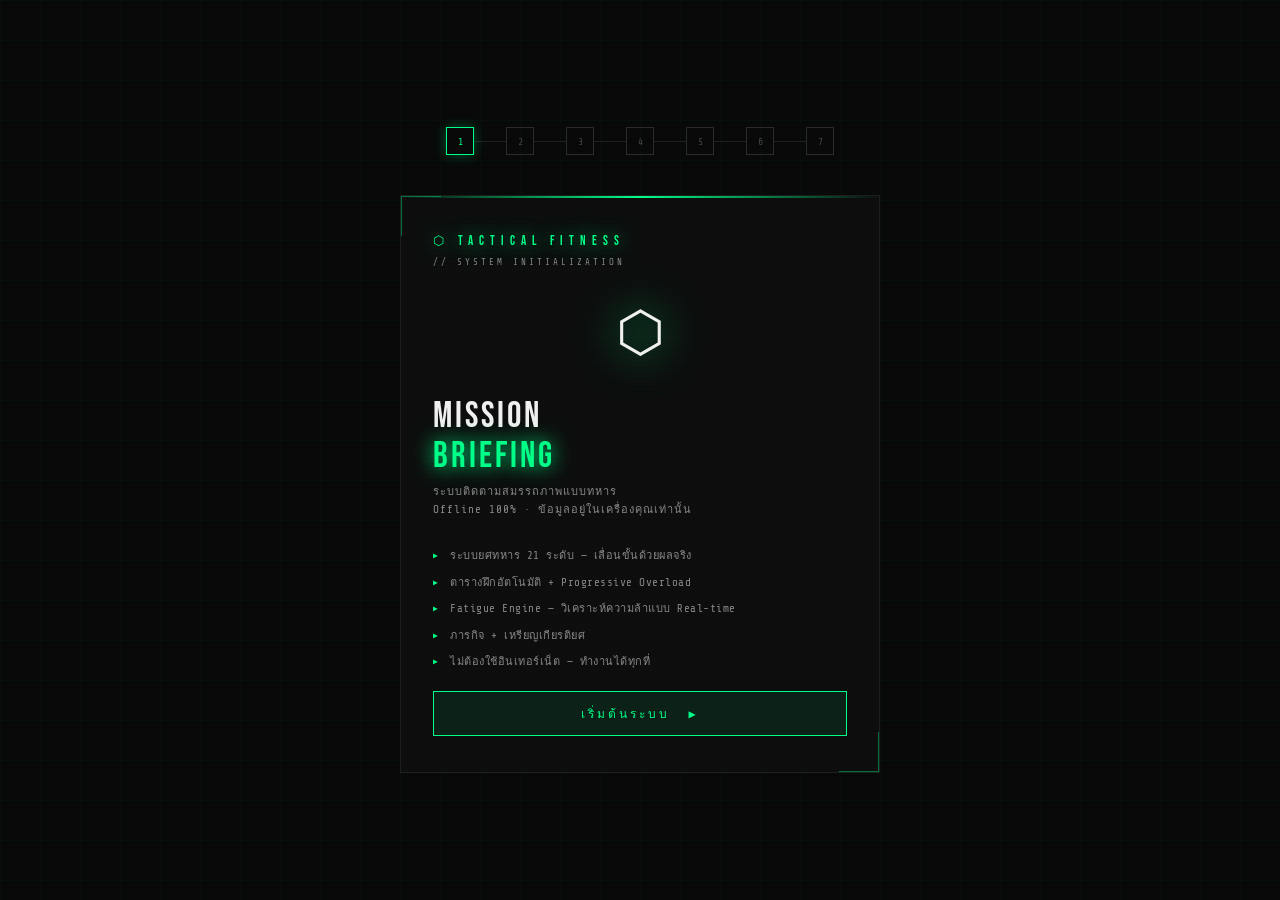
<file: pages/onboarding.html>
<!DOCTYPE html>
<html lang="th">
<head>
<meta charset="UTF-8">
<meta name="viewport" content="width=device-width, initial-scale=1.0, viewport-fit=cover">
<meta name="apple-mobile-web-app-capable" content="yes">
<meta name="apple-mobile-web-app-status-bar-style" content="black-translucent">
<meta name="theme-color" content="#000000">
<link rel="manifest" href="../manifest.json">
<link rel="apple-touch-icon" href="../icons/apple-touch-icon.png">
<title>TACTICAL FITNESS — INIT</title>
<link rel="stylesheet" href="../css/base.css">
<link rel="stylesheet" href="../css/responsive.css">
<style>

/* ─── ONBOARDING LAYOUT ─── */
.ob-wrap {
  min-height: 100vh;
  display: flex;
  flex-direction: column;
  align-items: center;
  justify-content: center;
  padding: 24px 20px;
  padding-bottom: calc(24px + env(safe-area-inset-bottom));
  position: relative;
  z-index: 1;
}

/* ─── STEP INDICATOR ─── */
.step-track {
  display: flex;
  align-items: center;
  gap: 0;
  margin-bottom: 40px;
}

.step-dot {
  width: 28px; height: 28px;
  border: 1px solid var(--border2);
  display: flex; align-items: center; justify-content: center;
  font-family: var(--mono);
  font-size: 10px;
  color: var(--gray2);
  position: relative;
  transition: all 0.3s;
}

.step-dot.active {
  border-color: var(--green);
  color: var(--green);
  box-shadow: 0 0 12px rgba(0,255,136,0.3);
}

.step-dot.done {
  border-color: var(--green);
  background: var(--green);
  color: var(--black);
}

.step-dot.done::after { content: '✓'; font-size: 11px; }

.step-line {
  width: 32px; height: 1px;
  background: var(--border);
  transition: background 0.3s;
}

.step-line.done { background: var(--green); }

/* ─── CARD CONTAINER ─── */
.ob-card {
  width: 100%;
  max-width: 480px;
  background: var(--bg2);
  border: 1px solid var(--border);
  padding: 36px 32px;
  position: relative;
  overflow: hidden;
}

.ob-card::before {
  content: '';
  position: absolute;
  top: 0; left: 0; right: 0;
  height: 2px;
  background: linear-gradient(90deg, transparent, var(--green), transparent);
}

/* Corner decorations */
.ob-card::after {
  content: '';
  position: absolute;
  bottom: 0; right: 0;
  width: 40px; height: 40px;
  border-bottom: 1px solid var(--green);
  border-right: 1px solid var(--green);
  opacity: 0.4;
}

.ob-corner-tl {
  position: absolute;
  top: 0; left: 0;
  width: 40px; height: 40px;
  border-top: 1px solid var(--green);
  border-left: 1px solid var(--green);
  opacity: 0.4;
}

/* ─── STEP CONTENT ─── */
.step-panel {
  display: none;
}

.step-panel.active {
  display: block;
  animation: fadeInUp 0.35s var(--ease-out) both;
}

/* ─── LOGO / HEADER ─── */
.ob-logo {
  font-family: var(--head);
  font-size: 13px;
  letter-spacing: 6px;
  color: var(--green);
  text-shadow: 0 0 20px var(--green);
  margin-bottom: 4px;
}

.ob-step-label {
  font-family: var(--mono);
  font-size: 9px;
  color: var(--gray);
  letter-spacing: 3px;
  margin-bottom: 24px;
}

.ob-title {
  font-family: var(--head);
  font-size: 36px;
  letter-spacing: 3px;
  color: var(--white);
  line-height: 1.1;
  margin-bottom: 6px;
}

.ob-title span { color: var(--green); text-shadow: 0 0 20px var(--green); }

.ob-sub {
  font-family: var(--mono);
  font-size: 11px;
  color: var(--gray);
  letter-spacing: 1px;
  margin-bottom: 28px;
  line-height: 1.7;
}

/* ─── OPTION CARDS (choice buttons) ─── */
.option-grid {
  display: grid;
  gap: 10px;
  margin-bottom: 24px;
}

.option-grid.cols-2 { grid-template-columns: 1fr 1fr; }
.option-grid.cols-1 { grid-template-columns: 1fr; }

.opt-card {
  background: var(--bg3);
  border: 1px solid var(--border2);
  padding: 16px;
  cursor: pointer;
  transition: all 0.15s;
  text-align: left;
  position: relative;
  overflow: hidden;
  -webkit-appearance: none;
  appearance: none;
  min-height: 44px;
  width: 100%;
}

.opt-card:hover {
  border-color: var(--border);
  background: var(--bg2);
}

.opt-card.selected {
  border-color: var(--green);
  background: var(--green-dim);
}

.opt-card.selected::before {
  content: '▶';
  position: absolute;
  top: 8px; right: 10px;
  font-size: 8px;
  color: var(--green);
}

.opt-icon {
  font-size: 22px;
  margin-bottom: 8px;
  display: block;
}

.opt-title {
  font-family: var(--body);
  font-weight: 700;
  font-size: 14px;
  letter-spacing: 1px;
  color: var(--white);
  margin-bottom: 3px;
}

.opt-card.selected .opt-title { color: var(--green); }

.opt-desc {
  font-family: var(--mono);
  font-size: 9px;
  color: var(--gray);
  letter-spacing: 0.5px;
  line-height: 1.5;
}

/* ─── NUMERIC INPUT PAIR ─── */
.input-row {
  display: grid;
  grid-template-columns: 1fr 1fr;
  gap: 12px;
}

/* ─── INITIAL TEST (PR entry) ─── */
.pr-grid {
  display: grid;
  gap: 10px;
  margin-bottom: 20px;
}

.pr-row {
  display: grid;
  grid-template-columns: 1fr 100px;
  align-items: center;
  gap: 12px;
  padding: 10px 14px;
  background: var(--bg3);
  border: 1px solid var(--border);
}

.pr-label {
  font-family: var(--body);
  font-weight: 600;
  font-size: 14px;
  letter-spacing: 0.5px;
}

.pr-unit {
  font-family: var(--mono);
  font-size: 9px;
  color: var(--gray);
  letter-spacing: 1px;
  margin-top: 2px;
}

.pr-input {
  font-family: var(--mono);
  font-size: 20px;
  color: var(--green);
  text-align: center;
  background: var(--bg);
  border: 1px solid var(--border2);
  padding: 6px 8px;
  width: 100%;
  min-height: 44px;
  -webkit-appearance: none;
  border-radius: 0;
}

.pr-input:focus {
  outline: none;
  border-color: var(--green);
}

/* ─── PATH CARDS (step 3) ─── */
.path-grid {
  display: grid;
  grid-template-columns: 1fr 1fr;
  gap: 10px;
  margin-bottom: 12px;
}

.path-card {
  background: var(--bg3);
  border: 1px solid var(--border2);
  padding: 14px 12px;
  cursor: pointer;
  text-align: left;
  transition: all 0.15s;
  -webkit-appearance: none;
  width: 100%;
  position: relative;
  overflow: hidden;
}

.path-card:hover { border-color: var(--border); }

.path-card.selected {
  border-color: var(--green);
  background: var(--green-dim);
}

.path-card.selected::after {
  content: '✓';
  position: absolute;
  top: 8px; right: 10px;
  font-size: 10px;
  color: var(--green);
  font-family: var(--mono);
}

.path-icon { font-size: 20px; margin-bottom: 6px; display: block; line-height: 1; }
.path-name { font-weight: 700; font-size: 13px; letter-spacing: 0.5px; margin-bottom: 3px; color: var(--white); }
.path-card.selected .path-name { color: var(--green); }
.path-desc { font-family: var(--mono); font-size: 9px; color: var(--gray); line-height: 1.5; margin-bottom: 8px; }

.path-pr-tags { display: flex; flex-wrap: wrap; gap: 4px; }
.pr-tag {
  font-family: var(--mono);
  font-size: 8px;
  letter-spacing: 0.5px;
  padding: 2px 5px;
  border: 1px solid var(--border2);
  color: var(--gray2);
}
.path-card.selected .pr-tag { border-color: rgba(0,255,136,0.3); color: rgba(0,255,136,0.6); }

.path-hint {
  font-family: var(--mono);
  font-size: 10px;
  color: var(--gray2);
  letter-spacing: 1px;
  text-align: center;
  margin-bottom: 16px;
  min-height: 16px;
}

/* ─── PR TABS (step 4) ─── */
.pr-tabs {
  display: flex;
  gap: 4px;
  margin-bottom: 0;
  overflow-x: auto;
  -webkit-overflow-scrolling: touch;
  scrollbar-width: none;
}
.pr-tabs::-webkit-scrollbar { display: none; }

.pr-tab {
  font-family: var(--mono);
  font-size: 9px;
  letter-spacing: 1px;
  padding: 6px 12px;
  border: 1px solid var(--border2);
  border-bottom: none;
  background: var(--bg3);
  color: var(--gray);
  cursor: pointer;
  white-space: nowrap;
  -webkit-appearance: none;
  flex-shrink: 0;
  transition: all 0.15s;
}

.pr-tab.active {
  border-color: var(--green);
  background: var(--bg2);
  color: var(--green);
  border-bottom: 1px solid var(--bg2);
  margin-bottom: -1px;
  position: relative;
  z-index: 1;
}

.pr-panels {
  border: 1px solid var(--border2);
  background: var(--bg2);
  padding: 16px;
  margin-bottom: 12px;
  min-height: 120px;
}

.pr-panel { display: none; }
.pr-panel.active {
  display: block;
  animation: fadeIn 0.2s ease both;
}

/* reuse .pr-row + .pr-input from before but now inside panels */

/* ─── SECTION LABEL ─── */
.section-label {
  font-family: var(--mono);
  font-size: 9px;
  color: var(--gray);
  letter-spacing: 3px;
  text-transform: uppercase;
}

/* ─── GOAL CHIPS (step 5) ─── */
.goal-type-grid {
  display: grid;
  grid-template-columns: 1fr 1fr;
  gap: 8px;
}

.goal-chip {
  display: flex;
  align-items: center;
  gap: 8px;
  padding: 10px 12px;
  background: var(--bg3);
  border: 1px solid var(--border2);
  color: var(--gray);
  font-family: var(--body);
  font-size: 13px;
  font-weight: 600;
  letter-spacing: 0.5px;
  cursor: pointer;
  -webkit-appearance: none;
  text-align: left;
  transition: all 0.15s;
  min-height: 44px;
}

.goal-chip:hover { border-color: var(--border); color: var(--white); }

.goal-chip.selected {
  border-color: var(--green);
  background: var(--green-dim);
  color: var(--green);
}

.goal-chip-icon { font-size: 16px; flex-shrink: 0; }

/* ─── NUMERIC TARGETS (step 5) ─── */
.target-grid { display: flex; flex-direction: column; gap: 8px; }

.target-row {
  display: grid;
  grid-template-columns: 1fr 90px;
  align-items: center;
  gap: 10px;
  padding: 8px 12px;
  background: var(--bg3);
  border: 1px solid var(--border);
}

.target-label { font-size: 13px; font-weight: 600; letter-spacing: 0.5px; }
.target-unit  { font-family: var(--mono); font-size: 9px; color: var(--gray); margin-top: 2px; }

/* ─── TIMELINE (step 5) ─── */
.timeline-grid {
  display: grid;
  grid-template-columns: repeat(4, 1fr);
  gap: 8px;
}

.timeline-btn {
  padding: 10px 6px;
  border: 1px solid var(--border2);
  background: var(--bg3);
  color: var(--gray);
  font-family: var(--mono);
  font-size: 11px;
  letter-spacing: 1px;
  cursor: pointer;
  text-align: center;
  -webkit-appearance: none;
  min-height: 44px;
  transition: all 0.15s;
}

.timeline-btn.selected {
  border-color: var(--green);
  background: var(--green-dim);
  color: var(--green);
}


/* ─── UNIT TOGGLE ─── */
.unit-toggle {
  display: grid;
  grid-template-columns: 1fr 1fr;
  gap: 0;
  border: 1px solid var(--border2);
}
.unit-btn {
  padding: 10px 8px;
  background: var(--bg3);
  border: none;
  border-right: 1px solid var(--border2);
  color: var(--gray);
  font-family: var(--mono);
  font-size: 11px;
  letter-spacing: 1px;
  cursor: pointer;
  -webkit-appearance: none;
  min-height: 44px;
  transition: all 0.15s;
}
.unit-btn:last-child { border-right: none; }
.unit-btn.selected { background: var(--green-dim); color: var(--green); }
.unit-sub { font-size: 9px; opacity: 0.7; }

/* ─── GENDER ROW ─── */
.gender-row { display: grid; grid-template-columns: 1fr 1fr; gap: 0; border: 1px solid var(--border2); height: 44px; }
.gender-btn {
  background: var(--bg3);
  border: none;
  border-right: 1px solid var(--border2);
  color: var(--gray);
  font-family: var(--body);
  font-size: 13px;
  font-weight: 600;
  cursor: pointer;
  -webkit-appearance: none;
  transition: all 0.15s;
}
.gender-btn:last-child { border-right: none; }
.gender-btn.selected { background: var(--green-dim); color: var(--green); }

/* ─── IMPERIAL HEIGHT ─── */
.imperial-height-row { display: flex; align-items: center; gap: 8px; }
.imperial-sep { font-family: var(--mono); font-size: 12px; color: var(--gray); flex-shrink: 0; }

/* ─── BMI BAR ─── */
.bmi-bar {
  padding: 12px 14px;
  background: var(--bg3);
  border: 1px solid var(--border);
  margin-bottom: 12px;
  animation: fadeIn 0.3s ease both;
}
.bmi-label-row { display: flex; align-items: baseline; gap: 10px; margin-bottom: 8px; }
.bmi-title { font-family: var(--mono); font-size: 10px; color: var(--gray); letter-spacing: 2px; }
.bmi-value { font-family: var(--head); font-size: 28px; color: var(--white); letter-spacing: 2px; }
.bmi-category { font-family: var(--mono); font-size: 10px; letter-spacing: 1px; margin-left: auto; }
.bmi-track {
  height: 4px;
  background: var(--border2);
  position: relative;
  margin-bottom: 6px;
}
.bmi-fill { height: 100%; width: 0; transition: width 0.4s var(--ease-out); }
.bmi-marker {
  position: absolute;
  top: -4px;
  width: 12px; height: 12px;
  border: 2px solid var(--white);
  background: var(--bg3);
  transform: translateX(-50%);
  transition: left 0.4s var(--ease-out);
}
.bmi-scale-labels {
  display: flex;
  justify-content: space-between;
  font-family: var(--mono);
  font-size: 8px;
  color: var(--gray2);
  letter-spacing: 0.5px;
}

/* ─── ACTIVITY GRID ─── */
.activity-grid {
  display: grid;
  grid-template-columns: repeat(5, 1fr);
  gap: 6px;
}
.activity-btn {
  display: flex;
  flex-direction: column;
  align-items: center;
  gap: 3px;
  padding: 10px 4px;
  background: var(--bg3);
  border: 1px solid var(--border2);
  cursor: pointer;
  -webkit-appearance: none;
  min-height: 72px;
  transition: all 0.15s;
}
.activity-btn.selected { border-color: var(--green); background: var(--green-dim); }
.act-icon  { font-size: 18px; line-height: 1; }
.act-label { font-family: var(--body); font-size: 10px; font-weight: 700; color: var(--white); text-align: center; line-height: 1.3; }
.activity-btn.selected .act-label { color: var(--green); }
.act-desc  { font-family: var(--mono); font-size: 8px; color: var(--gray2); }

/* ─── MEDICAL CHIPS ─── */
.medical-grid { display: flex; flex-wrap: wrap; gap: 6px; margin-top: 6px; }
.med-chip {
  padding: 7px 12px;
  background: var(--bg3);
  border: 1px solid var(--border2);
  color: var(--gray);
  font-family: var(--body);
  font-size: 12px;
  font-weight: 600;
  cursor: pointer;
  -webkit-appearance: none;
  min-height: 36px;
  transition: all 0.15s;
  white-space: nowrap;
}
.med-chip.selected { border-color: var(--amber); background: rgba(255,170,0,0.1); color: var(--amber); }
#med-none.selected { border-color: var(--green); background: var(--green-dim); color: var(--green); }

/* ─── TRAINING TIME (step 2) ─── */
.time-preset-grid {
  display: grid;
  grid-template-columns: repeat(3, 1fr);
  gap: 8px;
}

.time-preset {
  background: var(--bg3);
  border: 1px solid var(--border2);
  padding: 10px 8px;
  cursor: pointer;
  -webkit-appearance: none;
  text-align: center;
  transition: all 0.15s;
  display: flex;
  flex-direction: column;
  align-items: center;
  gap: 3px;
  min-height: 72px;
}

.time-preset:hover { border-color: var(--border); }

.time-preset.selected {
  border-color: var(--green);
  background: var(--green-dim);
}

.tp-icon  { font-size: 18px; line-height: 1; }
.tp-label {
  font-family: var(--body);
  font-size: 13px;
  font-weight: 700;
  color: var(--white);
  letter-spacing: 0.5px;
}
.time-preset.selected .tp-label { color: var(--green); }
.tp-time  {
  font-family: var(--mono);
  font-size: 9px;
  color: var(--gray2);
  letter-spacing: 0.5px;
}
.time-preset.selected .tp-time { color: rgba(0,255,136,0.6); }

/* custom time row */
.time-custom-row {
  display: flex;
  align-items: flex-end;
  gap: 10px;
  margin-bottom: 10px;
}

.time-dash {
  font-family: var(--mono);
  font-size: 16px;
  color: var(--gray);
  padding-bottom: 10px;
  flex-shrink: 0;
}

/* override for time input on iOS */
.time-input {
  font-size: 18px !important;
  color: var(--green) !important;
  letter-spacing: 2px;
  text-align: center;
}

/* summary bar */
.time-summary {
  display: flex;
  align-items: center;
  justify-content: space-between;
  padding: 8px 12px;
  background: var(--bg3);
  border: 1px solid var(--border);
  margin-top: 8px;
  min-height: 36px;
}

.ts-slot {
  font-family: var(--mono);
  font-size: 13px;
  color: var(--green);
  letter-spacing: 1px;
}

.ts-dur {
  font-family: var(--mono);
  font-size: 10px;
  color: var(--gray);
  letter-spacing: 1px;
}

/* duration buttons */
.dur-grid {
  display: grid;
  grid-template-columns: repeat(3, 1fr);
  gap: 6px;
  margin-top: 6px;
}

.dur-btn {
  padding: 8px 4px;
  border: 1px solid var(--border2);
  background: var(--bg3);
  color: var(--gray);
  font-family: var(--mono);
  font-size: 10px;
  letter-spacing: 0.5px;
  cursor: pointer;
  text-align: center;
  -webkit-appearance: none;
  min-height: 36px;
  transition: all 0.15s;
}

.dur-btn.selected {
  border-color: var(--green);
  background: var(--green-dim);
  color: var(--green);
}

/* ─── MIXED BADGE ─── */
.mixed-badge {
  display: inline-flex;
  align-items: center;
  gap: 6px;
  padding: 4px 10px;
  border: 1px solid var(--amber);
  background: var(--amber-dim);
  color: var(--amber);
  font-family: var(--mono);
  font-size: 10px;
  letter-spacing: 1px;
  margin-bottom: 12px;
}


.skip-note {
  font-family: var(--mono);
  font-size: 10px;
  color: var(--gray2);
  letter-spacing: 1px;
  text-align: center;
  margin-bottom: 12px;
}

/* ─── PLAN PREVIEW ─── */
.plan-preview {
  background: var(--bg3);
  border: 1px solid var(--border);
  padding: 16px;
  margin-bottom: 20px;
}

.plan-preview-row {
  display: flex;
  align-items: center;
  justify-content: space-between;
  padding: 6px 0;
  border-bottom: 1px solid var(--border);
  font-family: var(--mono);
  font-size: 11px;
}

.plan-preview-row:last-child { border-bottom: none; }

.plan-preview-key { color: var(--gray); letter-spacing: 1px; }
.plan-preview-val { color: var(--green); }

/* ─── WEEK DAY PICKER ─── */
.day-picker {
  display: grid;
  grid-template-columns: repeat(7, 1fr);
  gap: 6px;
  margin-bottom: 16px;
}

.day-btn {
  aspect-ratio: 1;
  border: 1px solid var(--border2);
  background: var(--bg3);
  font-family: var(--mono);
  font-size: 9px;
  color: var(--gray);
  cursor: pointer;
  display: flex;
  flex-direction: column;
  align-items: center;
  justify-content: center;
  gap: 3px;
  transition: all 0.15s;
  -webkit-appearance: none;
  min-height: 44px;
}

.day-btn:hover { border-color: var(--border); }

.day-btn.selected {
  border-color: var(--green);
  background: var(--green-dim);
  color: var(--green);
}

.day-btn .day-abbr { font-size: 8px; letter-spacing: 1px; }
.day-btn .day-dot  { width: 5px; height: 5px; border-radius: 50%; background: currentColor; }

/* ─── NAV BUTTONS ─── */
.ob-nav {
  display: flex;
  gap: 10px;
  align-items: center;
}

.ob-nav .btn-back {
  font-family: var(--mono);
  font-size: 11px;
  letter-spacing: 2px;
  padding: 9px 16px;
  border: 1px solid var(--border2);
  background: transparent;
  color: var(--gray);
  cursor: pointer;
  text-transform: uppercase;
  min-height: 44px;
  -webkit-appearance: none;
}

.ob-nav .btn-next {
  flex: 1;
  font-family: var(--mono);
  font-size: 12px;
  letter-spacing: 3px;
  padding: 12px 20px;
  border: 1px solid var(--green);
  background: var(--green-dim);
  color: var(--green);
  cursor: pointer;
  text-transform: uppercase;
  text-align: center;
  min-height: 44px;
  -webkit-appearance: none;
  transition: all 0.15s;
  display: flex;
  align-items: center;
  justify-content: center;
  gap: 10px;
}

.ob-nav .btn-next:hover {
  background: var(--green-mid);
  box-shadow: 0 0 20px rgba(0,255,136,0.2);
}

.ob-nav .btn-next:disabled {
  opacity: 0.4;
  cursor: not-allowed;
}

/* ─── WELCOME (step 0) ─── */
.welcome-hex {
  font-size: 56px;
  text-align: center;
  margin-bottom: 20px;
  filter: drop-shadow(0 0 20px var(--green));
  animation: pulse-green 3s ease-in-out infinite;
}

.welcome-features {
  margin: 20px 0;
  display: flex;
  flex-direction: column;
  gap: 10px;
}

.feature-row {
  display: flex;
  align-items: center;
  gap: 12px;
  font-family: var(--mono);
  font-size: 11px;
  color: var(--gray);
  letter-spacing: 0.5px;
}

.feature-row::before {
  content: '▶';
  font-size: 8px;
  color: var(--green);
  flex-shrink: 0;
}

/* ─── FINAL (step 4) ─── */
.rank-reveal {
  text-align: center;
  padding: 20px 0;
}

.rank-reveal-label {
  font-family: var(--mono);
  font-size: 9px;
  color: var(--gray);
  letter-spacing: 3px;
  margin-bottom: 8px;
}

.rank-reveal-name {
  font-family: var(--head);
  font-size: 48px;
  color: var(--green);
  text-shadow: 0 0 30px var(--green);
  letter-spacing: 4px;
  animation: fadeInUp 0.6s var(--ease-out) 0.2s both;
}

.rank-reveal-sub {
  font-family: var(--mono);
  font-size: 11px;
  color: var(--gray);
  letter-spacing: 2px;
  margin-top: 6px;
}

.init-items {
  margin: 20px 0;
  display: flex;
  flex-direction: column;
  gap: 8px;
}

.init-item {
  display: flex;
  align-items: center;
  gap: 10px;
  font-family: var(--mono);
  font-size: 11px;
  color: var(--gray);
  letter-spacing: 0.5px;
  padding: 8px 12px;
  background: var(--bg3);
  border: 1px solid var(--border);
  opacity: 0;
  transition: all 0.3s;
}

.init-item.loaded {
  opacity: 1;
  border-color: var(--green);
  color: var(--green);
}

.init-item .init-dot {
  width: 6px; height: 6px;
  border-radius: 50%;
  background: var(--gray2);
  flex-shrink: 0;
}

.init-item.loaded .init-dot {
  background: var(--green);
  box-shadow: 0 0 6px var(--green);
}


/* ═══ RESPONSIVE + SAFE AREA (auto-injected) ═══ */
.shell { min-height:100dvh; }
.topbar {
  padding-top: env(safe-area-inset-top,0px);
  padding-left: max(16px,env(safe-area-inset-left,0px));
  padding-right: max(16px,env(safe-area-inset-right,0px));
}
.main, .content {
  padding-bottom: max(24px,env(safe-area-inset-bottom,24px));
}
.sidebar {
  padding-top: env(safe-area-inset-top,0px);
  padding-bottom: env(safe-area-inset-bottom,0px);
  overflow-y:auto; -webkit-overflow-scrolling:touch;
}

/* Mobile: sidebar slide-over */
@media(max-width:768px){
  .sidebar {
    width: min(260px,82vw) !important;
    transform: translateX(-100%);
    z-index:300;
  }
  .sidebar.open { transform:translateX(0); box-shadow:8px 0 40px rgba(0,0,0,.9); }
  .main, .content { margin-left:0 !important; }
  .topbar { left:0 !important; }
  .grid-2, .grid-3, .grid-4 { grid-template-columns:1fr 1fr; }
  .btn { min-height:44px; }
}
@media(max-width:480px){
  .grid-2, .grid-3 { grid-template-columns:1fr; }
  .card { padding:14px; }
  .topbar-logo, .topbar-title { font-size:16px; letter-spacing:2px; }
}
@media(max-width:390px){
  .topbar-clock { display:none; }
  .grid-4 { grid-template-columns:1fr 1fr; }
}
@media(max-height:500px) and (orientation:landscape){
  .topbar { height:44px; }
  .main { padding-top:44px !important; }
  .content { padding-top:44px !important; }
}

</style>
</head>
<body>

<div class="ob-wrap">

  <!-- Step Indicator -->
  <div class="step-track" id="stepTrack">
    <div class="step-dot active" id="dot-0">1</div>
    <div class="step-line"      id="line-0"></div>
    <div class="step-dot"       id="dot-1">2</div>
    <div class="step-line"      id="line-1"></div>
    <div class="step-dot"       id="dot-2">3</div>
    <div class="step-line"      id="line-2"></div>
    <div class="step-dot"       id="dot-3">4</div>
    <div class="step-line"      id="line-3"></div>
    <div class="step-dot"       id="dot-4">5</div>
    <div class="step-line"      id="line-4"></div>
    <div class="step-dot"       id="dot-5">6</div>
    <div class="step-line"      id="line-5"></div>
    <div class="step-dot"       id="dot-6">7</div>
  </div>

  <!-- Card -->
  <div class="ob-card">
    <div class="ob-corner-tl"></div>

    <!-- ══ STEP 0: WELCOME ══ -->
    <div class="step-panel active" id="step-0">
      <div class="ob-logo">⬡ TACTICAL FITNESS</div>
      <div class="ob-step-label">// SYSTEM INITIALIZATION</div>

      <div class="welcome-hex">⬡</div>

      <div class="ob-title">MISSION<br><span>BRIEFING</span></div>
      <div class="ob-sub">
        ระบบติดตามสมรรถภาพแบบทหาร<br>
        Offline 100% · ข้อมูลอยู่ในเครื่องคุณเท่านั้น
      </div>

      <div class="welcome-features">
        <div class="feature-row">ระบบยศทหาร 21 ระดับ — เลื่อนขั้นด้วยผลจริง</div>
        <div class="feature-row">ตารางฝึกอัตโนมัติ + Progressive Overload</div>
        <div class="feature-row">Fatigue Engine — วิเคราะห์ความล้าแบบ Real-time</div>
        <div class="feature-row">ภารกิจ + เหรียญเกียรติยศ</div>
        <div class="feature-row">ไม่ต้องใช้อินเทอร์เน็ต — ทำงานได้ทุกที่</div>
      </div>

      <div class="ob-nav">
        <button class="btn-next" onclick="nextStep()">
          เริ่มต้นระบบ &nbsp;▶
        </button>
      </div>
    </div>

    <!-- ══ STEP 1: IDENTITY ══ -->
    <div class="step-panel" id="step-1">
      <div class="ob-logo">⬡ TACTICAL FITNESS</div>
      <div class="ob-step-label">// STEP 01 — OPERATOR IDENTITY</div>

      <div class="ob-title">ระบุ<br><span>ตัวตน</span></div>
      <div class="ob-sub">ข้อมูลนี้ใช้คำนวณ BMI · TDEE · VO2Max<br>ไม่ถูกส่งออกนอกเครื่อง</div>

      <!-- CALLSIGN -->
      <div class="form-group">
        <label class="form-label" for="callsign">CALLSIGN / ชื่อที่ใช้ในระบบ</label>
        <input class="input" type="text" id="callsign" placeholder="OPERATOR" maxlength="20"
          style="font-family:var(--head);font-size:20px;letter-spacing:3px;"
          autocomplete="off" autocorrect="off" autocapitalize="characters" spellcheck="false">
      </div>

      <!-- UNIT TOGGLE -->
      <div class="form-group mb-12">
        <label class="form-label">หน่วยที่ใช้</label>
        <div class="unit-toggle">
          <button class="unit-btn selected" id="unit-metric" onclick="selectUnit('metric')">
            เมตริก &nbsp;<span class="unit-sub">kg · cm</span>
          </button>
          <button class="unit-btn" id="unit-imperial" onclick="selectUnit('imperial')">
            อิมพีเรียล &nbsp;<span class="unit-sub">lbs · ft/in</span>
          </button>
        </div>
      </div>

      <!-- AGE + GENDER row -->
      <div class="input-row mb-12">
        <div class="form-group" style="margin-bottom:0">
          <label class="form-label" for="age">อายุ (ปี)</label>
          <input class="input" type="number" id="age" placeholder="25" min="14" max="80" inputmode="numeric">
        </div>
        <div class="form-group" style="margin-bottom:0">
          <label class="form-label">เพศ</label>
          <div class="gender-row">
            <button class="gender-btn selected" id="opt-male" onclick="selectGender('male')">♂ ชาย</button>
            <button class="gender-btn" id="opt-female" onclick="selectGender('female')">♀ หญิง</button>
          </div>
        </div>
      </div>

      <!-- WEIGHT + HEIGHT row -->
      <div class="input-row mb-8">
        <div class="form-group" style="margin-bottom:0">
          <label class="form-label" id="labelWeight">น้ำหนัก (kg)</label>
          <input class="input" type="number" id="weight" placeholder="70" min="30" max="450"
            step="0.1" inputmode="decimal" oninput="updateBMI()">
        </div>
        <div class="form-group" style="margin-bottom:0">
          <label class="form-label" id="labelHeight">ส่วนสูง (cm)</label>
          <input class="input" type="number" id="height" placeholder="170" min="100" max="250"
            step="0.1" inputmode="decimal" oninput="updateBMI()">
        </div>
      </div>

      <!-- Imperial sub-inputs (hidden by default) -->
      <div id="imperialHeightWrap" style="display:none;" class="mb-8">
        <div class="form-group mb-0">
          <label class="form-label">ส่วนสูง (ft / in)</label>
          <div class="imperial-height-row">
            <input class="input" type="number" id="heightFt" placeholder="5" min="3" max="8"
              inputmode="numeric" oninput="updateBMIFromImperial()">
            <span class="imperial-sep">ft</span>
            <input class="input" type="number" id="heightIn" placeholder="8" min="0" max="11"
              inputmode="numeric" oninput="updateBMIFromImperial()">
            <span class="imperial-sep">in</span>
          </div>
        </div>
      </div>

      <!-- BMI readout -->
      <div class="bmi-bar" id="bmiBar" style="display:none;">
        <div class="bmi-label-row">
          <span class="bmi-title">BMI</span>
          <span class="bmi-value" id="bmiValue">—</span>
          <span class="bmi-category" id="bmiCategory"></span>
        </div>
        <div class="bmi-track">
          <div class="bmi-fill" id="bmiFill"></div>
          <div class="bmi-marker" id="bmiMarker"></div>
        </div>
        <div class="bmi-scale-labels">
          <span>ผอม</span><span>ปกติ</span><span>อ้วน</span><span>อ้วนมาก</span>
        </div>
      </div>

      <!-- ACTIVITY LEVEL (TDEE) -->
      <div class="form-group mb-12">
        <label class="form-label">ระดับกิจกรรมในชีวิตประจำวัน <span style="color:var(--gray2)">(นอกจากออกกำลังกาย)</span></label>
        <div class="activity-grid">
          <button class="activity-btn" id="act-sedentary"  onclick="selectActivity('sedentary')">
            <span class="act-icon">🪑</span>
            <span class="act-label">นั่งทำงาน</span>
            <span class="act-desc">×1.2</span>
          </button>
          <button class="activity-btn" id="act-light"      onclick="selectActivity('light')">
            <span class="act-icon">🚶</span>
            <span class="act-label">เดินบ้าง</span>
            <span class="act-desc">×1.375</span>
          </button>
          <button class="activity-btn selected" id="act-moderate" onclick="selectActivity('moderate')">
            <span class="act-icon">🏃</span>
            <span class="act-label">ปานกลาง</span>
            <span class="act-desc">×1.55</span>
          </button>
          <button class="activity-btn" id="act-active"     onclick="selectActivity('active')">
            <span class="act-icon">⚡</span>
            <span class="act-label">งานหนัก</span>
            <span class="act-desc">×1.725</span>
          </button>
          <button class="activity-btn" id="act-veryactive" onclick="selectActivity('veryactive')">
            <span class="act-icon">🪖</span>
            <span class="act-label">ทหาร/ใช้แรง</span>
            <span class="act-desc">×1.9</span>
          </button>
        </div>
      </div>

      <!-- MEDICAL CONDITIONS -->
      <div class="form-group mb-16">
        <label class="form-label">โรคประจำตัว / ข้อจำกัดร่างกาย <span style="color:var(--gray2)">(เลือกได้หลายอย่าง)</span></label>
        <div class="medical-grid">
          <button class="med-chip" id="med-none"    onclick="toggleMedical('none')">✓ ไม่มี</button>
          <button class="med-chip" id="med-heart"   onclick="toggleMedical('heart')">❤️ หัวใจ</button>
          <button class="med-chip" id="med-bp"      onclick="toggleMedical('bp')">🩺 ความดัน</button>
          <button class="med-chip" id="med-diabetes" onclick="toggleMedical('diabetes')">💉 เบาหวาน</button>
          <button class="med-chip" id="med-knee"    onclick="toggleMedical('knee')">🦵 เข่า/ข้อ</button>
          <button class="med-chip" id="med-back"    onclick="toggleMedical('back')">🔩 หลัง/กระดูกสันหลัง</button>
          <button class="med-chip" id="med-shoulder" onclick="toggleMedical('shoulder')">💪 ไหล่/แขน</button>
          <button class="med-chip" id="med-other"   onclick="toggleMedical('other')">⚠️ อื่นๆ</button>
        </div>
        <div id="medicalOtherWrap" style="display:none;margin-top:8px;">
          <input class="input" type="text" id="medicalOtherText"
            placeholder="ระบุข้อจำกัด..." maxlength="100">
        </div>
      </div>

      <div class="ob-nav">
        <button class="btn-back" onclick="prevStep()">◀ BACK</button>
        <button class="btn-next" onclick="nextStep()">NEXT &nbsp;▶</button>
      </div>
    </div>

    <!-- ══ STEP 2: FITNESS LEVEL ══ -->
    <div class="step-panel" id="step-2">
      <div class="ob-logo">⬡ TACTICAL FITNESS</div>
      <div class="ob-step-label">// STEP 02 — ASSESS FITNESS LEVEL</div>

      <div class="ob-title">ระดับ<br><span>ร่างกาย</span></div>
      <div class="ob-sub">ระบบจะสร้างโปรแกรมที่เหมาะสมให้อัตโนมัติ</div>

      <div class="option-grid cols-1 mb-16">
        <button class="opt-card selected" id="lvl-beginner" onclick="selectLevel('beginner')">
          <span class="opt-icon">🪖</span>
          <span class="opt-title">มือใหม่ — Recruit</span>
          <div class="opt-desc">เพิ่งเริ่มออกกำลังกาย / Push-up &lt; 20 ครั้ง / วิ่ง 1km ยาก</div>
        </button>
        <button class="opt-card" id="lvl-intermediate" onclick="selectLevel('intermediate')">
          <span class="opt-icon">⚔</span>
          <span class="opt-title">ระดับกลาง — Soldier</span>
          <div class="opt-desc">ออกกำลังกายสม่ำเสมอ / Push-up 20–50 / วิ่ง 3km ได้</div>
        </button>
        <button class="opt-card" id="lvl-advanced" onclick="selectLevel('advanced')">
          <span class="opt-icon">🎖</span>
          <span class="opt-title">ขั้นสูง — Veteran</span>
          <div class="opt-desc">ฟิตมาก / Push-up 50+ / Pull-up 15+ / วิ่ง 5km &lt; 25 นาที</div>
        </button>
      </div>

      <div class="form-group mb-24">
        <label class="form-label">วันออกกำลังกายต่อสัปดาห์</label>
        <div class="day-picker" id="dayPicker">
          <button class="day-btn" data-day="1" onclick="toggleDay(1)">
            <span class="day-abbr">MON</span><div class="day-dot"></div>
          </button>
          <button class="day-btn" data-day="2" onclick="toggleDay(2)">
            <span class="day-abbr">TUE</span><div class="day-dot"></div>
          </button>
          <button class="day-btn" data-day="3" onclick="toggleDay(3)">
            <span class="day-abbr">WED</span><div class="day-dot"></div>
          </button>
          <button class="day-btn" data-day="4" onclick="toggleDay(4)">
            <span class="day-abbr">THU</span><div class="day-dot"></div>
          </button>
          <button class="day-btn" data-day="5" onclick="toggleDay(5)">
            <span class="day-abbr">FRI</span><div class="day-dot"></div>
          </button>
          <button class="day-btn" data-day="6" onclick="toggleDay(6)">
            <span class="day-abbr">SAT</span><div class="day-dot"></div>
          </button>
          <button class="day-btn" data-day="0" onclick="toggleDay(0)">
            <span class="day-abbr">SUN</span><div class="day-dot"></div>
          </button>
        </div>
        <div class="form-hint" id="dayHint">เลือก 0 วัน — แนะนำ 3 วัน/สัปดาห์ขึ้นไป</div>
      </div>

      <!-- TRAINING TIME -->
      <div class="form-group mb-24">
        <label class="form-label">ช่วงเวลาออกกำลังกาย</label>

        <!-- Quick presets -->
        <div class="time-preset-grid mb-12">
          <button class="time-preset" id="tp-morning"   onclick="selectTimePreset('morning')">
            <span class="tp-icon">🌅</span>
            <span class="tp-label">เช้า</span>
            <span class="tp-time">05:00–07:00</span>
          </button>
          <button class="time-preset" id="tp-noon"      onclick="selectTimePreset('noon')">
            <span class="tp-icon">☀️</span>
            <span class="tp-label">เที่ยง</span>
            <span class="tp-time">11:30–13:00</span>
          </button>
          <button class="time-preset" id="tp-afternoon" onclick="selectTimePreset('afternoon')">
            <span class="tp-icon">🌤</span>
            <span class="tp-label">บ่าย</span>
            <span class="tp-time">15:00–17:00</span>
          </button>
          <button class="time-preset" id="tp-evening"   onclick="selectTimePreset('evening')">
            <span class="tp-icon">🌆</span>
            <span class="tp-label">เย็น</span>
            <span class="tp-time">17:00–19:00</span>
          </button>
          <button class="time-preset" id="tp-night"     onclick="selectTimePreset('night')">
            <span class="tp-icon">🌙</span>
            <span class="tp-label">กลางคืน</span>
            <span class="tp-time">20:00–22:00</span>
          </button>
          <button class="time-preset" id="tp-custom"    onclick="selectTimePreset('custom')">
            <span class="tp-icon">✏️</span>
            <span class="tp-label">กำหนดเอง</span>
            <span class="tp-time">กรอกเอง</span>
          </button>
        </div>

        <!-- Custom time input (shown when custom selected) -->
        <div id="customTimeWrap" style="display:none;">
          <div class="time-custom-row">
            <div class="form-group" style="margin-bottom:0;flex:1">
              <label class="form-label" for="timeStart">เริ่ม</label>
              <input class="input time-input" type="time" id="timeStart" value="17:00"
                oninput="updateCustomTime()">
            </div>
            <div class="time-dash">—</div>
            <div class="form-group" style="margin-bottom:0;flex:1">
              <label class="form-label" for="timeEnd">จบ</label>
              <input class="input time-input" type="time" id="timeEnd" value="18:30"
                oninput="updateCustomTime()">
            </div>
          </div>
        </div>

        <!-- Duration display -->
        <div class="time-summary" id="timeSummary">
          <span class="ts-slot" id="tsSlot">—</span>
          <span class="ts-dur"  id="tsDur"></span>
        </div>

        <!-- Duration selector -->
        <div class="form-group" style="margin-bottom:0;margin-top:10px">
          <label class="form-label">ระยะเวลาต่อครั้ง</label>
          <div class="dur-grid">
            <button class="dur-btn" id="dur-30"  onclick="selectDuration(30)">30 นาที</button>
            <button class="dur-btn selected" id="dur-45"  onclick="selectDuration(45)">45 นาที</button>
            <button class="dur-btn" id="dur-60"  onclick="selectDuration(60)">1 ชั่วโมง</button>
            <button class="dur-btn" id="dur-90"  onclick="selectDuration(90)">1.5 ชม.</button>
            <button class="dur-btn" id="dur-120" onclick="selectDuration(120)">2 ชั่วโมง</button>
            <button class="dur-btn" id="dur-0"   onclick="selectDuration(0)">ไม่จำกัด</button>
          </div>
        </div>
      </div>

      <div class="ob-nav">
        <button class="btn-back" onclick="prevStep()">◀ BACK</button>
        <button class="btn-next" onclick="nextStep()">NEXT &nbsp;▶</button>
      </div>
    </div>

    <!-- ══ STEP 3: TRAINING PATH ══ -->
    <div class="step-panel" id="step-3">
      <div class="ob-logo">⬡ TACTICAL FITNESS</div>
      <div class="ob-step-label">// STEP 03 — TRAINING PATH</div>

      <div class="ob-title">เลือก<br><span>สาย</span></div>
      <div class="ob-sub">เลือกได้หลายสาย — ระบบจะผสมโปรแกรมให้<br>หรือเลือก "ผสม" เพื่อ Balanced Program</div>

      <div class="path-grid" id="pathGrid">

        <button class="path-card" id="path-tactical" onclick="togglePath('tactical')">
          <div class="path-icon">🪖</div>
          <div class="path-name">ทหาร / Tactical</div>
          <div class="path-desc">Push-up · Pull-up · วิ่ง · Plank<br>มุ่งสอบ + เลื่อนยศ</div>
          <div class="path-pr-tags"><span class="pr-tag">Push-up</span><span class="pr-tag">Pull-up</span><span class="pr-tag">Plank</span><span class="pr-tag">วิ่ง 2km</span><span class="pr-tag">วิ่ง 5km</span></div>
        </button>

        <button class="path-card" id="path-bodybuilding" onclick="togglePath('bodybuilding')">
          <div class="path-icon">💪</div>
          <div class="path-name">นักกล้าม / Bodybuilding</div>
          <div class="path-desc">Hypertrophy · Volume สูง<br>เพิ่มขนาดกล้ามเนื้อ</div>
          <div class="path-pr-tags"><span class="pr-tag">Bench Press</span><span class="pr-tag">Squat</span><span class="pr-tag">Deadlift</span><span class="pr-tag">Overhead Press</span></div>
        </button>

        <button class="path-card" id="path-powerlifting" onclick="togglePath('powerlifting')">
          <div class="path-icon">🏋️</div>
          <div class="path-name">ยกเวท / Powerlifting</div>
          <div class="path-desc">1RM Strength · Big 3<br>แรงสูงสุด</div>
          <div class="path-pr-tags"><span class="pr-tag">Squat 1RM</span><span class="pr-tag">Bench 1RM</span><span class="pr-tag">Deadlift 1RM</span></div>
        </button>

        <button class="path-card" id="path-endurance" onclick="togglePath('endurance')">
          <div class="path-icon">🏃</div>
          <div class="path-name">นักวิ่ง / Endurance</div>
          <div class="path-desc">VO2Max · วิ่งระยะไกล<br>ความทนทาน</div>
          <div class="path-pr-tags"><span class="pr-tag">วิ่ง 5km</span><span class="pr-tag">วิ่ง 10km</span><span class="pr-tag">Half Marathon</span></div>
        </button>

        <button class="path-card" id="path-calisthenics" onclick="togglePath('calisthenics')">
          <div class="path-icon">🤸</div>
          <div class="path-name">Calisthenics</div>
          <div class="path-desc">Bodyweight Mastery<br>Muscle-up · Handstand · Planche</div>
          <div class="path-pr-tags"><span class="pr-tag">Pull-up</span><span class="pr-tag">Dip</span><span class="pr-tag">L-Sit</span><span class="pr-tag">Muscle-up</span></div>
        </button>

        <button class="path-card" id="path-general" onclick="togglePath('general')">
          <div class="path-icon">⚡</div>
          <div class="path-name">ทั่วไป / General</div>
          <div class="path-desc">สุขภาพดี · มีพลังงาน<br>ตาม WHO Guidelines</div>
          <div class="path-pr-tags"><span class="pr-tag">Push-up</span><span class="pr-tag">Plank</span><span class="pr-tag">วิ่ง</span></div>
        </button>

      </div>

      <div class="path-hint" id="pathHint">เลือก 0 สาย</div>

      <div class="ob-nav">
        <button class="btn-back" onclick="prevStep()">◀ BACK</button>
        <button class="btn-next" id="btnPath" onclick="nextStep()" disabled>NEXT &nbsp;▶</button>
      </div>
    </div>

    <!-- ══ STEP 4: BASELINE PR ══ -->
    <div class="step-panel" id="step-4">
      <div class="ob-logo">⬡ TACTICAL FITNESS</div>
      <div class="ob-step-label">// STEP 04 — BASELINE PERFORMANCE</div>

      <div class="ob-title">ค่า<br><span>ปัจจุบัน</span></div>
      <div class="ob-sub">กรอกค่าสูงสุดที่ทำได้ตอนนี้<br>ข้ามได้ถ้าไม่รู้ — กรอกทีหลังได้เสมอ</div>

      <div class="pr-tabs" id="prTabs"><!-- generated by JS --></div>
      <div class="pr-panels" id="prPanels"><!-- generated by JS --></div>

      <div class="skip-note">ข้ามได้ทั้งหมด — ระบบจะเริ่มจากค่า 0</div>

      <div class="ob-nav">
        <button class="btn-back" onclick="prevStep()">◀ BACK</button>
        <button class="btn-next" onclick="nextStep()">NEXT &nbsp;▶</button>
      </div>
    </div>

    <!-- ══ STEP 5: GOALS ══ -->
    <div class="step-panel" id="step-5">
      <div class="ob-logo">⬡ TACTICAL FITNESS</div>
      <div class="ob-step-label">// STEP 05 — MISSION OBJECTIVES</div>

      <div class="ob-title">ตั้ง<br><span>เป้าหมาย</span></div>
      <div class="ob-sub">เลือกได้หลายอย่าง — ระบบจะปรับโปรแกรมให้<br>กดเลือกทุกอัน = Balanced Mode</div>

      <!-- Goal Type multi-select -->
      <div class="section-label mb-8">// ประเภทเป้าหมาย (เลือกได้หลายอัน)</div>
      <div class="goal-type-grid mb-16" id="goalTypeGrid">
        <button class="goal-chip" id="goal-strength"   onclick="toggleGoalType('strength')">
          <span class="goal-chip-icon">💪</span> เพิ่มกล้าม / Strength
        </button>
        <button class="goal-chip" id="goal-endurance"  onclick="toggleGoalType('endurance')">
          <span class="goal-chip-icon">🏃</span> ความทนทาน / Endurance
        </button>
        <button class="goal-chip" id="goal-fatloss"    onclick="toggleGoalType('fatloss')">
          <span class="goal-chip-icon">🔥</span> ลดไขมัน / Fat Loss
        </button>
        <button class="goal-chip" id="goal-military"   onclick="toggleGoalType('military')">
          <span class="goal-chip-icon">🪖</span> ผ่านมาตรฐานทหาร
        </button>
        <button class="goal-chip" id="goal-performance" onclick="toggleGoalType('performance')">
          <span class="goal-chip-icon">📈</span> เพิ่ม Performance
        </button>
        <button class="goal-chip" id="goal-health"     onclick="toggleGoalType('health')">
          <span class="goal-chip-icon">❤️</span> สุขภาพทั่วไป
        </button>
      </div>

      <!-- Numeric targets (shown based on path) -->
      <div id="numericTargets">
        <div class="section-label mb-8">// เป้าหมายตัวเลข (ไม่บังคับ)</div>
        <div class="target-grid" id="targetGrid"><!-- generated by JS --></div>
      </div>

      <!-- Timeline -->
      <div class="section-label mb-8 mt-16">// ระยะเวลาเป้าหมาย</div>
      <div class="timeline-grid">
        <button class="timeline-btn" id="tl-30"  onclick="selectTimeline(30)">30 วัน</button>
        <button class="timeline-btn selected" id="tl-60"  onclick="selectTimeline(60)">60 วัน</button>
        <button class="timeline-btn" id="tl-90"  onclick="selectTimeline(90)">90 วัน</button>
        <button class="timeline-btn" id="tl-120" onclick="selectTimeline(120)">4 เดือน</button>
        <button class="timeline-btn" id="tl-180" onclick="selectTimeline(180)">6 เดือน</button>
        <button class="timeline-btn" id="tl-270" onclick="selectTimeline(270)">9 เดือน</button>
        <button class="timeline-btn" id="tl-365" onclick="selectTimeline(365)">1 ปี</button>
        <button class="timeline-btn" id="tl-0"   onclick="openCustomTimeline()">กำหนดเอง</button>
      </div>
      <div id="customTimelineWrap" style="display:none;margin-top:10px;">
        <div class="form-group" style="margin-bottom:0">
          <label class="form-label" for="customDays">จำนวนวัน (1–365)</label>
          <input class="input" type="number" id="customDays" placeholder="เช่น 150"
            min="1" max="365" inputmode="numeric"
            oninput="applyCustomTimeline(this.value)">
        </div>
      </div>

      <div class="ob-nav" style="margin-top:20px;">
        <button class="btn-back" onclick="prevStep()">◀ BACK</button>
        <button class="btn-next" onclick="nextStep()">คำนวณยศ &nbsp;▶</button>
      </div>
    </div>

    <!-- ══ STEP 6 (was 4): RANK REVEAL + CONFIRM ══ -->
    <div class="step-panel" id="step-6">
      <div class="ob-logo">⬡ TACTICAL FITNESS</div>
      <div class="ob-step-label">// STEP 06 — RANK ASSIGNMENT</div>

      <div class="rank-reveal">
        <div class="rank-reveal-label">// INITIAL RANK ASSIGNED</div>
        <div class="rank-reveal-name" id="revealRank">พลเรือน</div>
        <div class="rank-reveal-sub" id="revealSub">RANK 0 / 20</div>
      </div>

      <div class="plan-preview" id="planPreview">
        <div class="plan-preview-row">
          <span class="plan-preview-key">TRAINING LEVEL</span>
          <span class="plan-preview-val" id="pvLevel">—</span>
        </div>
        <div class="plan-preview-row">
          <span class="plan-preview-key">DAYS / WEEK</span>
          <span class="plan-preview-val" id="pvDays">—</span>
        </div>
        <div class="plan-preview-row">
          <span class="plan-preview-key">INITIAL PROGRAM</span>
          <span class="plan-preview-val" id="pvProgram">—</span>
        </div>
        <div class="plan-preview-row">
          <span class="plan-preview-key">NEXT RANK TARGET</span>
          <span class="plan-preview-val" id="pvTarget">—</span>
        </div>
      </div>

      <div class="init-items" id="initItems">
        <div class="init-item" id="init-profile">
          <div class="init-dot"></div>
          <span>สร้าง Profile ในเครื่อง...</span>
        </div>
        <div class="init-item" id="init-pr">
          <div class="init-dot"></div>
          <span>บันทึก Baseline Performance...</span>
        </div>
        <div class="init-item" id="init-plan">
          <div class="init-dot"></div>
          <span>สร้างตารางฝึกประจำเดือน...</span>
        </div>
        <div class="init-item" id="init-missions">
          <div class="init-dot"></div>
          <span>ติดตั้ง Mission System...</span>
        </div>
        <div class="init-item" id="init-done">
          <div class="init-dot"></div>
          <span>ระบบพร้อมใช้งาน ✓</span>
        </div>
      </div>

      <div class="ob-nav">
        <button class="btn-back" id="btnBack6" onclick="prevStep()">◀ BACK</button>
        <button class="btn-next" id="btnLaunch" onclick="launchApp()">
          <span id="launchLabel">เข้าสู่ระบบ</span> &nbsp;▶
        </button>
      </div>
    </div>

  </div><!-- /ob-card -->

</div><!-- /ob-wrap -->

<!-- Dependencies inlined for iOS Safari compatibility -->
<script>
/**
 * TACTICAL FITNESS — DATA SCHEMA v1.0
 * Single source of truth for all data structures
 * Used by Storage, Engines, and UI layers
 */

'use strict';

const Schema = {

  /* ─────────────────────────────────────────
     USER PROFILE
  ───────────────────────────────────────── */
  createUserProfile: (data = {}) => ({
    id: 'user_profile',
    version: '1.0',
    createdAt: Date.now(),
    updatedAt: Date.now(),

    // Identity
    callsign: data.callsign || 'OPERATOR',
    gender: data.gender || 'male',           // 'male' | 'female'
    age: data.age || 25,
    weight: data.weight || 70,               // kg
    height: data.height || 170,             // cm

    // Fitness Level
    fitnessLevel: data.fitnessLevel || 'beginner', // 'beginner' | 'intermediate' | 'advanced'
    trainingDaysPerWeek: data.trainingDaysPerWeek || 3,
    preferredTime: data.preferredTime || 'morning', // 'morning' | 'afternoon' | 'evening'

    // Rank System
    currentRank: data.currentRank || 'พลเรือน',
    rankIndex: data.rankIndex || 0,          // 0–20
    prestigeStars: data.prestigeStars || 0,

    // Career Path (unlocked at ร้อยตรี)
    careerPath: data.careerPath || null,     // 'assault' | 'recon' | 'tactical' | 'instructor'

    // Stats tracking
    totalDaysActive: data.totalDaysActive || 0,
    currentStreak: data.currentStreak || 0,
    longestStreak: data.longestStreak || 0,
    lastTrainedDate: data.lastTrainedDate || null,

    // Onboarding
    onboardingComplete: data.onboardingComplete || false,
    onboardingStep: data.onboardingStep || 0,
  }),

  /* ─────────────────────────────────────────
     PERFORMANCE RECORDS (PR)
  ───────────────────────────────────────── */
  createPRRecord: () => ({
    id: 'pr_record',
    updatedAt: Date.now(),

    pushup: { value: 0, date: null, history: [] },
    pullup: { value: 0, date: null, history: [] },
    plank:  { value: 0, date: null, history: [] },   // seconds
    situp:  { value: 0, date: null, history: [] },
    run2km: { value: null, date: null, history: [] }, // seconds (lower = better)
    run5km: { value: null, date: null, history: [] }, // seconds

    // Calculated scores
    strengthScore:  0,
    enduranceScore: 0,
    coreScore:      0,
    totalScore:     0,
  }),

  /* ─────────────────────────────────────────
     WORKOUT LOG (per session)
  ───────────────────────────────────────── */
  createWorkoutLog: (data = {}) => ({
    id: `log_${Date.now()}`,
    date: data.date || new Date().toISOString().split('T')[0], // YYYY-MM-DD
    dayOfWeek: data.dayOfWeek || new Date().getDay(),
    sessionType: data.sessionType || 'full',  // 'full' | 'quick'
    focus: data.focus || 'Full Body',

    startTime: data.startTime || null,
    endTime: data.endTime || null,
    durationMinutes: data.durationMinutes || 0,

    exercises: data.exercises || [],          // array of ExerciseLog
    completionPct: data.completionPct || 0,
    notes: data.notes || '',

    // Fatigue snapshot at time of session
    fatigueAtStart: data.fatigueAtStart || 0,
    volumeLoad: data.volumeLoad || 0,         // Sets × Reps × WeightFactor
  }),

  /* ─────────────────────────────────────────
     EXERCISE LOG (inside WorkoutLog)
  ───────────────────────────────────────── */
  createExerciseLog: (data = {}) => ({
    name: data.name || '',
    type: data.type || 'repetition',         // 'repetition' | 'timed' | 'distance'
    sets: data.sets || 0,
    reps: data.reps || 0,                    // per set (repetition type)
    duration: data.duration || 0,            // seconds (timed type)
    distance: data.distance || 0,            // meters (distance type)
    rest: data.rest || 60,                   // seconds between sets
    completed: data.completed || false,
    actualReps: data.actualReps || [],       // actual reps per set [15,14,13]
    actualDuration: data.actualDuration || 0,
  }),

  /* ─────────────────────────────────────────
     FATIGUE SNAPSHOT (daily)
  ───────────────────────────────────────── */
  createFatigueSnapshot: (data = {}) => ({
    id: `fatigue_${data.date || new Date().toISOString().split('T')[0]}`,
    date: data.date || new Date().toISOString().split('T')[0],
    index: data.index || 0,                  // 0–100
    label: data.label || 'fresh',            // 'fresh' | 'moderate' | 'overload'
    weeklyLoad: data.weeklyLoad || 0,
    consecutiveDays: data.consecutiveDays || 0,
    restHours: data.restHours || 8,
  }),

  /* ─────────────────────────────────────────
     MONTHLY PLAN (one month)
  ───────────────────────────────────────── */
  createMonthlyPlan: (data = {}) => ({
    id: `plan_${data.year}_${data.month}`,
    year: data.year || new Date().getFullYear(),
    month: data.month || new Date().getMonth() + 1, // 1–12
    createdAt: Date.now(),

    weeks: data.weeks || [],                 // array of WeekPlan
    totalSessions: data.totalSessions || 0,
    completedSessions: data.completedSessions || 0,
  }),

  /* ─────────────────────────────────────────
     WEEK PLAN (inside MonthlyPlan)
  ───────────────────────────────────────── */
  createWeekPlan: (data = {}) => ({
    weekNumber: data.weekNumber || 1,
    days: {
      0: data.days?.[0] || null, // Sun
      1: data.days?.[1] || null, // Mon
      2: data.days?.[2] || null, // Tue
      3: data.days?.[3] || null, // Wed
      4: data.days?.[4] || null, // Thu
      5: data.days?.[5] || null, // Fri
      6: data.days?.[6] || null, // Sat
    },
  }),

  /* ─────────────────────────────────────────
     DAY SESSION (inside WeekPlan.days)
     null = rest day
  ───────────────────────────────────────── */
  createDaySession: (data = {}) => ({
    focus: data.focus || 'Full Body',
    exercises: data.exercises || [],         // array of Exercise template
    isRest: data.isRest || false,
    isCompleted: data.isCompleted || false,
    volumeMultiplier: data.volumeMultiplier || 1.0, // for progressive overload
  }),

  /* ─────────────────────────────────────────
     EXERCISE TEMPLATE (in plan, not log)
  ───────────────────────────────────────── */
  createExercise: (data = {}) => ({
    name: data.name || '',
    type: data.type || 'repetition',
    sets: data.sets || 3,
    reps: data.reps || 10,
    duration: data.duration || 60,          // seconds
    rest: data.rest || 60,
    muscleGroup: data.muscleGroup || 'full', // 'upper'|'lower'|'core'|'full'|'cardio'
  }),

  /* ─────────────────────────────────────────
     MISSION
  ───────────────────────────────────────── */
  createMission: (data = {}) => ({
    id: data.id || `mission_${Date.now()}`,
    name: data.name || '',
    description: data.description || '',
    type: data.type || 'streak',            // 'streak' | 'performance' | 'volume' | 'test'
    icon: data.icon || '⚔',

    target: data.target || 30,              // depends on type
    current: data.current || 0,
    startDate: data.startDate || new Date().toISOString().split('T')[0],
    endDate: data.endDate || null,

    isActive: data.isActive || true,
    isCompleted: data.isCompleted || false,
    completedDate: data.completedDate || null,
    rewardMedal: data.rewardMedal || null,
  }),

  /* ─────────────────────────────────────────
     MEDAL
  ───────────────────────────────────────── */
  createMedal: (data = {}) => ({
    id: data.id || '',
    name: data.name || '',
    description: data.description || '',
    icon: data.icon || '🏅',
    earnedDate: data.earnedDate || null,
    isEarned: data.isEarned || false,
  }),

  /* ─────────────────────────────────────────
     APP STATE (meta, not user data)
  ───────────────────────────────────────── */
  createAppState: () => ({
    id: 'app_state',
    version: '1.0',
    firstLaunch: Date.now(),
    lastOpened: Date.now(),
    activeScreen: 'onboarding',
    theme: 'dark',
  }),

};

/* ─────────────────────────────────────────
   RANK TABLE (21 levels)
───────────────────────────────────────── */
const RANKS = [
  { index: 0,  name: 'พลเรือน',              tier: 'civilian',    pushup: 0,   pullup: 0,  plank: 0,    run2km: null,  run5km: null,  extra: 'เริ่มต้นระบบ' },
  { index: 1,  name: 'พลทหาร',              tier: 'enlisted',    pushup: 15,  pullup: 0,  plank: 60,   run2km: 840,   run5km: null,  extra: 'ฝึกครบ 7 วัน' },
  { index: 2,  name: 'สิบตรี',               tier: 'enlisted',    pushup: 20,  pullup: 3,  plank: 90,   run2km: 780,   run5km: null,  extra: null },
  { index: 3,  name: 'สิบโท',               tier: 'enlisted',    pushup: 30,  pullup: 5,  plank: 120,  run2km: 720,   run5km: null,  extra: null },
  { index: 4,  name: 'สิบเอก',              tier: 'enlisted',    pushup: 40,  pullup: 8,  plank: 150,  run2km: 660,   run5km: null,  extra: null },
  { index: 5,  name: 'จ่าสิบตรี',            tier: 'nco',         pushup: 50,  pullup: 10, plank: 180,  run2km: null,  run5km: 1560,  extra: null },
  { index: 6,  name: 'จ่าสิบโท',            tier: 'nco',         pushup: 55,  pullup: 12, plank: 200,  run2km: null,  run5km: 1440,  extra: null },
  { index: 7,  name: 'จ่าสิบเอก',           tier: 'nco',         pushup: 60,  pullup: 15, plank: 240,  run2km: null,  run5km: 1380,  extra: null },
  { index: 8,  name: 'จ่าสิบเอกพิเศษ',      tier: 'nco',         pushup: 65,  pullup: 18, plank: 260,  run2km: null,  run5km: 1320,  extra: null },
  { index: 9,  name: 'จ่าสิบเอกพิเศษ (อาวุโส)', tier: 'nco',    pushup: 70,  pullup: 20, plank: 300,  run2km: null,  run5km: 1260,  extra: 'ฝึกครบ 180 วัน' },
  { index: 10, name: 'ร้อยตรี',             tier: 'officer',     pushup: 75,  pullup: 22, plank: 320,  run2km: null,  run5km: 1200,  extra: 'ผ่าน Tactical Test' },
  { index: 11, name: 'ร้อยโท',             tier: 'officer',     pushup: 80,  pullup: 25, plank: 350,  run2km: null,  run5km: 1140,  extra: null },
  { index: 12, name: 'ร้อยเอก',            tier: 'officer',     pushup: 85,  pullup: 28, plank: 400,  run2km: null,  run5km: 1080,  extra: null },
  { index: 13, name: 'พันตรี',             tier: 'officer',     pushup: 90,  pullup: 30, plank: 420,  run2km: null,  run5km: 1020,  extra: null },
  { index: 14, name: 'พันโท',             tier: 'officer',     pushup: 95,  pullup: 32, plank: 450,  run2km: null,  run5km: 960,   extra: null },
  { index: 15, name: 'พันเอก',            tier: 'officer',     pushup: 100, pullup: 35, plank: 480,  run2km: null,  run5km: 900,   extra: null },
  { index: 16, name: 'พันเอกพิเศษ',       tier: 'officer',     pushup: 110, pullup: 38, plank: 500,  run2km: null,  run5km: 840,   extra: null },
  { index: 17, name: 'พลตรี',            tier: 'general',     pushup: 120, pullup: 40, plank: 520,  run2km: null,  run5km: 780,   extra: 'Consistency 300 วัน' },
  { index: 18, name: 'พลโท',            tier: 'general',     pushup: 130, pullup: 42, plank: 550,  run2km: null,  run5km: 720,   extra: null },
  { index: 19, name: 'พลเอก',           tier: 'general',     pushup: 140, pullup: 45, plank: 600,  run2km: null,  run5km: 660,   extra: 'Elite Test' },
  { index: 20, name: 'พลเอกพิเศษ',      tier: 'general',     pushup: 150, pullup: 50, plank: 720,  run2km: null,  run5km: 600,   extra: 'Master Evaluation' },
];

/* ─────────────────────────────────────────
   DEFAULT EXERCISE LIBRARY
───────────────────────────────────────── */
const EXERCISE_LIBRARY = {
  upper: [
    { name: 'Push-up',         type: 'repetition', sets: 4, reps: 15, rest: 60,  muscleGroup: 'upper' },
    { name: 'Pike Push-up',    type: 'repetition', sets: 3, reps: 12, rest: 60,  muscleGroup: 'upper' },
    { name: 'Diamond Push-up', type: 'repetition', sets: 3, reps: 10, rest: 60,  muscleGroup: 'upper' },
    { name: 'Dip',             type: 'repetition', sets: 3, reps: 10, rest: 90,  muscleGroup: 'upper' },
  ],
  pull: [
    { name: 'Pull-up',         type: 'repetition', sets: 4, reps: 8,  rest: 90,  muscleGroup: 'upper' },
    { name: 'Chin-up',         type: 'repetition', sets: 3, reps: 8,  rest: 90,  muscleGroup: 'upper' },
    { name: 'Inverted Row',    type: 'repetition', sets: 3, reps: 12, rest: 60,  muscleGroup: 'upper' },
  ],
  core: [
    { name: 'Plank',           type: 'timed',      sets: 3, duration: 60,  rest: 60,  muscleGroup: 'core' },
    { name: 'Sit-up',          type: 'repetition', sets: 3, reps: 20, rest: 45,  muscleGroup: 'core' },
    { name: 'Leg Raise',       type: 'repetition', sets: 3, reps: 15, rest: 45,  muscleGroup: 'core' },
    { name: 'Mountain Climber',type: 'timed',      sets: 3, duration: 30,  rest: 30,  muscleGroup: 'core' },
  ],
  lower: [
    { name: 'Squat',           type: 'repetition', sets: 4, reps: 15, rest: 60,  muscleGroup: 'lower' },
    { name: 'Lunge',           type: 'repetition', sets: 3, reps: 12, rest: 60,  muscleGroup: 'lower' },
    { name: 'Step-up',         type: 'repetition', sets: 3, reps: 12, rest: 45,  muscleGroup: 'lower' },
    { name: 'Calf Raise',      type: 'repetition', sets: 3, reps: 20, rest: 30,  muscleGroup: 'lower' },
  ],
  cardio: [
    { name: 'วิ่ง 2km',         type: 'distance',   sets: 1, distance: 2000, rest: 0, muscleGroup: 'cardio' },
    { name: 'วิ่ง 3km',         type: 'distance',   sets: 1, distance: 3000, rest: 0, muscleGroup: 'cardio' },
    { name: 'วิ่ง 5km',         type: 'distance',   sets: 1, distance: 5000, rest: 0, muscleGroup: 'cardio' },
    { name: 'Burpee',           type: 'repetition', sets: 3, reps: 10, rest: 60,  muscleGroup: 'cardio' },
  ],
};

/* ─────────────────────────────────────────
   DEFAULT MISSIONS
───────────────────────────────────────── */
const DEFAULT_MISSIONS = [
  {
    id: 'iron_discipline_30',
    name: '30-Day Iron Discipline',
    description: 'ฝึกต่อเนื่อง 30 วัน ขาดได้ไม่เกิน 2 วัน',
    type: 'streak', icon: '⚔', target: 30, rewardMedal: 'iron_discipline',
  },
  {
    id: 'endurance_5km',
    name: '5KM Endurance Push',
    description: 'วิ่ง 5km ให้ได้ภายใต้ 22 นาที',
    type: 'performance', icon: '🏃', target: 1320, rewardMedal: 'medal_of_endurance',
  },
  {
    id: 'iron_core',
    name: 'Iron Core',
    description: 'ค้าง Plank ได้นานกว่า 5 นาที',
    type: 'performance', icon: '🧱', target: 300, rewardMedal: 'iron_core_badge',
  },
];

/* ─────────────────────────────────────────
   DEFAULT MEDALS
───────────────────────────────────────── */
const DEFAULT_MEDALS = [
  { id: 'iron_discipline',    name: 'Iron Discipline',          icon: '🎖', description: 'ฝึกครบ 30 วัน' },
  { id: 'medal_of_endurance', name: 'Medal of Endurance',       icon: '🏅', description: 'วิ่ง 5km < 22 นาที' },
  { id: 'iron_core_badge',    name: 'Iron Core Badge',          icon: '🛡', description: 'Plank > 5 นาที' },
  { id: 'ribbon_365',         name: '365 Days Discipline Ribbon', icon: '🎀', description: 'ฝึกครบ 365 วัน' },
  { id: 'tactical_star',      name: 'Tactical Excellence Star', icon: '⭐', description: 'ผ่าน Tactical Test ระดับพันตรี' },
];


</script>
<script>
/**
 * TACTICAL FITNESS — STORAGE MODULE v1.0
 * Handles all IndexedDB operations with LocalStorage fallback
 * iOS Safari safe: checks quota, handles eviction gracefully
 */

'use strict';

const Storage = (() => {

  const DB_NAME    = 'TacticalFitnessDB';
  const DB_VERSION = 1;
  let   _db        = null;

  /* ─────────────────────────────────────────
     STORE NAMES
  ───────────────────────────────────────── */
  const STORES = {
    USER:    'user_profile',
    PR:      'pr_record',
    LOGS:    'workout_logs',
    FATIGUE: 'fatigue_snapshots',
    PLANS:   'monthly_plans',
    MISSIONS:'missions',
    MEDALS:  'medals',
    APP:     'app_state',
  };

  /* ─────────────────────────────────────────
     INIT — open / upgrade IndexedDB
  ───────────────────────────────────────── */
  function init() {
    return new Promise((resolve, reject) => {
      if (_db) return resolve(_db);

      const req = indexedDB.open(DB_NAME, DB_VERSION);

      req.onupgradeneeded = (e) => {
        const db = e.target.result;

        // user_profile — single record
        if (!db.objectStoreNames.contains(STORES.USER))
          db.createObjectStore(STORES.USER, { keyPath: 'id' });

        // pr_record — single record
        if (!db.objectStoreNames.contains(STORES.PR))
          db.createObjectStore(STORES.PR, { keyPath: 'id' });

        // workout_logs — keyed by id, indexed by date
        if (!db.objectStoreNames.contains(STORES.LOGS)) {
          const ls = db.createObjectStore(STORES.LOGS, { keyPath: 'id' });
          ls.createIndex('by_date', 'date', { unique: false });
        }

        // fatigue_snapshots — keyed by id (= fatigue_YYYY-MM-DD)
        if (!db.objectStoreNames.contains(STORES.FATIGUE))
          db.createObjectStore(STORES.FATIGUE, { keyPath: 'id' });

        // monthly_plans — keyed by id (= plan_YYYY_M)
        if (!db.objectStoreNames.contains(STORES.PLANS))
          db.createObjectStore(STORES.PLANS, { keyPath: 'id' });

        // missions
        if (!db.objectStoreNames.contains(STORES.MISSIONS))
          db.createObjectStore(STORES.MISSIONS, { keyPath: 'id' });

        // medals
        if (!db.objectStoreNames.contains(STORES.MEDALS))
          db.createObjectStore(STORES.MEDALS, { keyPath: 'id' });

        // app_state
        if (!db.objectStoreNames.contains(STORES.APP))
          db.createObjectStore(STORES.APP, { keyPath: 'id' });
      };

      req.onsuccess = (e) => {
        _db = e.target.result;

        // Handle unexpected DB close (iOS eviction)
        _db.onversionchange = () => { _db.close(); _db = null; };
        _db.onclose = () => { _db = null; };

        resolve(_db);
      };

      req.onerror = (e) => {
        console.error('[Storage] IndexedDB open error:', e.target.error);
        reject(e.target.error);
      };

      req.onblocked = () => {
        console.warn('[Storage] DB open blocked — another tab may have it open');
      };
    });
  }

  /* ─────────────────────────────────────────
     CORE HELPERS
  ───────────────────────────────────────── */
  async function _tx(storeName, mode, fn) {
    const db = await init();
    return new Promise((resolve, reject) => {
      const tx    = db.transaction(storeName, mode);
      const store = tx.objectStore(storeName);
      const req   = fn(store);

      req.onsuccess = () => resolve(req.result);
      req.onerror   = () => reject(req.error);
      tx.onerror    = () => reject(tx.error);
    });
  }

  async function _get(storeName, key) {
    return _tx(storeName, 'readonly', s => s.get(key));
  }

  async function _put(storeName, record) {
    record.updatedAt = Date.now();
    return _tx(storeName, 'readwrite', s => s.put(record));
  }

  async function _delete(storeName, key) {
    return _tx(storeName, 'readwrite', s => s.delete(key));
  }

  async function _getAll(storeName) {
    return _tx(storeName, 'readonly', s => s.getAll());
  }

  /* Get all by date index (for logs) */
  async function _getByDateRange(storeName, indexName, startDate, endDate) {
    const db = await init();
    return new Promise((resolve, reject) => {
      const tx    = db.transaction(storeName, 'readonly');
      const store = tx.objectStore(storeName);
      const index = store.index(indexName);
      const range = IDBKeyRange.bound(startDate, endDate);
      const req   = index.getAll(range);

      req.onsuccess = () => resolve(req.result);
      req.onerror   = () => reject(req.error);
    });
  }

  /* ─────────────────────────────────────────
     USER PROFILE
  ───────────────────────────────────────── */
  const User = {
    get:    ()       => _get(STORES.USER, 'user_profile'),
    save:   (profile) => _put(STORES.USER, { ...profile, id: 'user_profile' }),
    update: async (changes) => {
      const existing = await User.get() || Schema.createUserProfile();
      return User.save({ ...existing, ...changes });
    },
  };

  /* ─────────────────────────────────────────
     PERSONAL RECORDS
  ───────────────────────────────────────── */
  const PR = {
    get: () => _get(STORES.PR, 'pr_record'),

    update: async (exercise, value, date = new Date().toISOString().split('T')[0]) => {
      const pr = await PR.get() || Schema.createPRRecord();

      if (!pr[exercise]) return;

      const prev = pr[exercise].value;
      const isBetter = exercise.startsWith('run')
        ? (value < prev || prev === null)  // lower time = better
        : (value > prev);

      if (isBetter) {
        pr[exercise].history.push({ value: prev, date: pr[exercise].date });
        pr[exercise].value = value;
        pr[exercise].date  = date;
      }

      // Recalculate scores
      pr.strengthScore  = pr.pushup.value + (pr.pullup.value * 2);
      pr.coreScore      = Math.round(pr.plank.value / 10);
      pr.enduranceScore = pr.run5km.value
        ? Math.round(30000 / pr.run5km.value)  // distance/time proxy
        : 0;
      pr.totalScore = pr.strengthScore + pr.enduranceScore + pr.coreScore;

      return _put(STORES.PR, { ...pr, id: 'pr_record' });
    },
  };

  /* ─────────────────────────────────────────
     WORKOUT LOGS
  ───────────────────────────────────────── */
  const Logs = {
    save:        (log)                     => _put(STORES.LOGS, log),
    get:         (id)                      => _get(STORES.LOGS, id),
    getAll:      ()                        => _getAll(STORES.LOGS),
    delete:      (id)                      => _delete(STORES.LOGS, id),
    getByRange:  (start, end)              => _getByDateRange(STORES.LOGS, 'by_date', start, end),

    getThisWeek: () => {
      const now   = new Date();
      const day   = now.getDay();
      const mon   = new Date(now); mon.setDate(now.getDate() - (day === 0 ? 6 : day - 1));
      const sun   = new Date(mon); sun.setDate(mon.getDate() + 6);
      const fmt   = d => d.toISOString().split('T')[0];
      return Logs.getByRange(fmt(mon), fmt(sun));
    },

    getToday: () => {
      const today = new Date().toISOString().split('T')[0];
      return Logs.getByRange(today, today);
    },
  };

  /* ─────────────────────────────────────────
     FATIGUE SNAPSHOTS
  ───────────────────────────────────────── */
  const Fatigue = {
    save:   (snap)  => _put(STORES.FATIGUE, snap),
    getAll: ()      => _getAll(STORES.FATIGUE),
    getLatest: async () => {
      const all = await _getAll(STORES.FATIGUE);
      if (!all.length) return null;
      return all.sort((a, b) => b.date.localeCompare(a.date))[0];
    },
  };

  /* ─────────────────────────────────────────
     MONTHLY PLANS
  ───────────────────────────────────────── */
  const Plans = {
    save:       (plan)          => _put(STORES.PLANS, plan),
    get:        (year, month)   => _get(STORES.PLANS, `plan_${year}_${month}`),
    getCurrent: ()              => {
      const n = new Date();
      return Plans.get(n.getFullYear(), n.getMonth() + 1);
    },
    getAll:     ()              => _getAll(STORES.PLANS),
  };

  /* ─────────────────────────────────────────
     MISSIONS
  ───────────────────────────────────────── */
  const Missions = {
    save:    (mission)  => _put(STORES.MISSIONS, mission),
    get:     (id)       => _get(STORES.MISSIONS, id),
    getAll:  ()         => _getAll(STORES.MISSIONS),
    getActive: async () => {
      const all = await _getAll(STORES.MISSIONS);
      return all.filter(m => m.isActive && !m.isCompleted);
    },
  };

  /* ─────────────────────────────────────────
     MEDALS
  ───────────────────────────────────────── */
  const Medals = {
    save:     (medal)  => _put(STORES.MEDALS, medal),
    get:      (id)     => _get(STORES.MEDALS, id),
    getAll:   ()       => _getAll(STORES.MEDALS),
    getEarned: async () => {
      const all = await _getAll(STORES.MEDALS);
      return all.filter(m => m.isEarned);
    },
  };

  /* ─────────────────────────────────────────
     APP STATE
  ───────────────────────────────────────── */
  const App = {
    get:    ()       => _get(STORES.APP, 'app_state'),
    save:   (state)  => _put(STORES.APP, { ...state, id: 'app_state' }),
    update: async (changes) => {
      const existing = await App.get() || Schema.createAppState();
      return App.save({ ...existing, ...changes });
    },
  };

  /* ─────────────────────────────────────────
     EXPORT / IMPORT (JSON backup)
  ───────────────────────────────────────── */
  const Backup = {
    export: async () => {
      const [user, pr, logs, fatigue, plans, missions, medals, app] = await Promise.all([
        User.get(), PR.get(), Logs.getAll(), Fatigue.getAll(),
        Plans.getAll(), Missions.getAll(), Medals.getAll(), App.get(),
      ]);
      return JSON.stringify({
        version: '1.0',
        exportedAt: new Date().toISOString(),
        user, pr, logs, fatigue, plans, missions, medals, app,
      }, null, 2);
    },

    import: async (jsonString) => {
      let data;
      try { data = JSON.parse(jsonString); }
      catch { throw new Error('Invalid JSON'); }

      if (!data.version) throw new Error('Invalid backup format');

      const ops = [];
      if (data.user)     ops.push(User.save(data.user));
      if (data.pr)       ops.push(_put(STORES.PR, data.pr));
      if (data.logs)     ops.push(...data.logs.map(l => Logs.save(l)));
      if (data.fatigue)  ops.push(...data.fatigue.map(f => Fatigue.save(f)));
      if (data.plans)    ops.push(...data.plans.map(p => Plans.save(p)));
      if (data.missions) ops.push(...data.missions.map(m => Missions.save(m)));
      if (data.medals)   ops.push(...data.medals.map(m => Medals.save(m)));

      await Promise.all(ops);
      return true;
    },
  };

  /* ─────────────────────────────────────────
     RESET (wipe everything)
  ───────────────────────────────────────── */
  async function reset(keepProfile = false) {
    const db = await init();
    const storesToClear = keepProfile
      ? [STORES.LOGS, STORES.FATIGUE, STORES.PLANS, STORES.MISSIONS, STORES.MEDALS]
      : Object.values(STORES);

    return new Promise((resolve, reject) => {
      const tx = db.transaction(storesToClear, 'readwrite');
      storesToClear.forEach(name => tx.objectStore(name).clear());
      tx.oncomplete = () => resolve(true);
      tx.onerror    = () => reject(tx.error);
    });
  }

  /* ─────────────────────────────────────────
     STORAGE ESTIMATE (iOS quota check)
  ───────────────────────────────────────── */
  async function getQuota() {
    if (!navigator.storage?.estimate) return null;
    const { usage, quota } = await navigator.storage.estimate();
    return {
      usedMB: (usage / 1024 / 1024).toFixed(2),
      quotaMB: (quota / 1024 / 1024).toFixed(0),
      pct: Math.round((usage / quota) * 100),
    };
  }

  /* ─────────────────────────────────────────
     PUBLIC API
  ───────────────────────────────────────── */
  return { init, User, PR, Logs, Fatigue, Plans, Missions, Medals, App, Backup, reset, getQuota, STORES };

})();

</script>

<script>
/* ═════════════════════════════════════════
   ONBOARDING STATE
═════════════════════════════════════════ */
let currentStep = 0;
const TOTAL_STEPS = 7; // 0=welcome 1=identity 2=level 3=path 4=PR 5=goals 6=rank

const state = {
  callsign:     '',
  gender:       'male',
  age:          25,
  weight:       70,       // always stored in kg
  heightCm:     170,
  bmi:          null,
  unit:         'metric', // 'metric' | 'imperial'
  activityLevel: 'moderate',
  medicalConditions: [],
  fitnessLevel: 'beginner',
  trainingDays: [],

  // new
  paths:        [],
  pr:           {},   // keyed by field id, value = number|null
  goalTypes:    [],
  goalTargets:  {},
  timeline:     60,
  trainingTime: {
    preset:       'evening',
    startTime:    '17:00',
    endTime:      '19:00',
    durationMins: 45,
  },

  assignedRank:  null,
  assignedIndex: 0,
};

/* ─── PR FIELDS PER PATH ─── */
const PATH_PR = {
  tactical: [
    { id: 'pushup',    label: 'Push-up',         unit: 'ครั้ง (max)',   type: 'number', min:0, max:300 },
    { id: 'pullup',    label: 'Pull-up',          unit: 'ครั้ง (max)',   type: 'number', min:0, max:100 },
    { id: 'situp',     label: 'Sit-up (2 นาที)',  unit: 'ครั้ง',         type: 'number', min:0, max:200 },
    { id: 'plank',     label: 'Plank',            unit: 'วินาที',        type: 'number', min:0, max:2000 },
    { id: 'run2km',    label: 'วิ่ง 2km',          unit: 'นาที (เช่น 10.5)', type: 'decimal', min:0, max:60, step:0.1 },
    { id: 'run5km',    label: 'วิ่ง 5km',          unit: 'นาที (เช่น 25.0)', type: 'decimal', min:0, max:120, step:0.1 },
  ],
  bodybuilding: [
    { id: 'bench',      label: 'Bench Press',     unit: 'kg (1 RM หรือ Working Weight)',   type: 'number', min:0, max:300 },
    { id: 'squat_bb',   label: 'Squat',           unit: 'kg',           type: 'number', min:0, max:400 },
    { id: 'deadlift',   label: 'Deadlift',        unit: 'kg',           type: 'number', min:0, max:500 },
    { id: 'ohp',        label: 'Overhead Press',  unit: 'kg',           type: 'number', min:0, max:200 },
    { id: 'pushup',     label: 'Push-up (max)',   unit: 'ครั้ง',         type: 'number', min:0, max:300 },
    { id: 'pullup',     label: 'Pull-up (max)',   unit: 'ครั้ง',         type: 'number', min:0, max:100 },
  ],
  powerlifting: [
    { id: 'squat_1rm',   label: 'Squat 1RM',     unit: 'kg',           type: 'number', min:0, max:500 },
    { id: 'bench_1rm',   label: 'Bench Press 1RM', unit: 'kg',         type: 'number', min:0, max:400 },
    { id: 'deadlift_1rm', label: 'Deadlift 1RM', unit: 'kg',           type: 'number', min:0, max:600 },
    { id: 'total',       label: 'Total (S+B+D)',  unit: 'kg (กรอกถ้ารู้)', type: 'number', min:0, max:1500 },
  ],
  endurance: [
    { id: 'run5km',    label: 'วิ่ง 5km',         unit: 'นาที (เช่น 25.0)', type: 'decimal', min:0, max:120, step:0.1 },
    { id: 'run10km',   label: 'วิ่ง 10km',        unit: 'นาที',         type: 'decimal', min:0, max:200, step:0.1 },
    { id: 'run_half',  label: 'Half Marathon',   unit: 'นาที',         type: 'decimal', min:0, max:400, step:1 },
    { id: 'vo2max',    label: 'VO2Max (ถ้ารู้)',  unit: 'ml/kg/min',    type: 'decimal', min:0, max:90,  step:0.1 },
  ],
  calisthenics: [
    { id: 'pullup',    label: 'Pull-up (max)',   unit: 'ครั้ง',         type: 'number', min:0, max:100 },
    { id: 'pushup',    label: 'Push-up (max)',   unit: 'ครั้ง',         type: 'number', min:0, max:300 },
    { id: 'dip',       label: 'Dip (max)',       unit: 'ครั้ง',         type: 'number', min:0, max:100 },
    { id: 'lsit',      label: 'L-Sit Hold',     unit: 'วินาที',        type: 'number', min:0, max:120 },
    { id: 'muscleup',  label: 'Muscle-up',      unit: 'ครั้ง (0 ถ้าทำไม่ได้)', type: 'number', min:0, max:50 },
    { id: 'plank',     label: 'Plank',          unit: 'วินาที',        type: 'number', min:0, max:2000 },
  ],
  general: [
    { id: 'pushup',    label: 'Push-up',         unit: 'ครั้ง (max)',   type: 'number', min:0, max:300 },
    { id: 'plank',     label: 'Plank',           unit: 'วินาที',        type: 'number', min:0, max:2000 },
    { id: 'run5km',    label: 'วิ่ง 5km',         unit: 'นาที (ประมาณ)',  type: 'decimal', min:0, max:120, step:0.1 },
  ],
};

/* ─── TARGET FIELDS PER PATH ─── */
const PATH_TARGETS = {
  tactical:     ['pushup','pullup','plank','run2km','run5km'],
  bodybuilding: ['bench','squat_bb','deadlift','ohp'],
  powerlifting: ['squat_1rm','bench_1rm','deadlift_1rm'],
  endurance:    ['run5km','run10km'],
  calisthenics: ['pullup','muscleup'],
  general:      ['pushup','run5km'],
};

/* ─── PATH CONFIG ─── */
const PATH_LABELS = {
  tactical:     { icon:'🪖', name:'ทหาร' },
  bodybuilding: { icon:'💪', name:'กล้าม' },
  powerlifting: { icon:'🏋️', name:'ยกเวท' },
  endurance:    { icon:'🏃', name:'วิ่ง' },
  calisthenics: { icon:'🤸', name:'Calis' },
  general:      { icon:'⚡', name:'ทั่วไป' },
};

/* ─── STEP NAVIGATION ─── */
function goToStep(n) {
  document.querySelectorAll('.step-panel').forEach(p => p.classList.remove('active'));
  document.getElementById(`step-${n}`).classList.add('active');

  for (let i = 0; i < TOTAL_STEPS; i++) {
    const dot  = document.getElementById(`dot-${i}`);
    const line = document.getElementById(`line-${i}`);
    if (!dot) continue;
    if (i < n)        { dot.className = 'step-dot done';   dot.textContent = ''; }
    else if (i === n)  { dot.className = 'step-dot active'; dot.textContent = i + 1; }
    else               { dot.className = 'step-dot';        dot.textContent = i + 1; }
    if (line) line.className = i < n ? 'step-line done' : 'step-line';
  }

  if (n === 4) buildPRTabs();
  if (n === 5) buildTargetGrid();
  if (n === TOTAL_STEPS - 1) { computeRankAndPreview(); }  // runInitSequence called only on launchApp click
}

function nextStep() {
  if (!validateStep(currentStep)) return;
  collectStep(currentStep);
  currentStep = Math.min(currentStep + 1, TOTAL_STEPS - 1);
  goToStep(currentStep);
}

function prevStep() {
  currentStep = Math.max(currentStep - 1, 0);
  goToStep(currentStep);
}

/* ─── VALIDATION ─── */
function validateStep(n) {
  if (n === 1) {
    const age = parseInt(document.getElementById('age').value);
    const wt  = parseFloat(document.getElementById('weight').value);
    if (!age || age < 14 || age > 80) { flashError('age', 'กรอกอายุ 14–80 ปี'); return false; }
    if (!wt  || wt  < 20)             { flashError('weight', state.unit === 'imperial' ? 'กรอกน้ำหนัก 44–440 lbs' : 'กรอกน้ำหนัก 30–200 kg'); return false; }
    if (state.unit === 'metric') {
      const ht = parseFloat(document.getElementById('height').value);
      if (!ht || ht < 100 || ht > 250) { flashError('height', 'กรอกส่วนสูง 100–250 cm'); return false; }
    }
  }
  if (n === 2 && state.trainingDays.length === 0) {
    const h = document.getElementById('dayHint');
    h.style.color = 'var(--red)'; h.textContent = '⚠ เลือกอย่างน้อย 1 วัน';
    setTimeout(() => { h.style.color = ''; updateDayHint(); }, 2000);
    return false;
  }
  if (n === 3 && state.paths.length === 0) {
    const h = document.getElementById('pathHint');
    h.style.color = 'var(--red)'; h.textContent = '⚠ เลือกอย่างน้อย 1 สาย';
    setTimeout(() => { h.style.color = ''; updatePathHint(); }, 2000);
    return false;
  }
  return true;
}

function flashError(id, msg) {
  const el = document.getElementById(id);
  el.style.borderColor = 'var(--red)'; el.placeholder = msg; el.value = '';
  setTimeout(() => { el.style.borderColor = ''; el.placeholder = ''; }, 2000);
}

/* ─── COLLECT STEP DATA ─── */
function collectStep(n) {
  if (n === 1) {
    state.callsign = document.getElementById('callsign').value.trim() || 'OPERATOR';
    state.age      = parseInt(document.getElementById('age').value) || 25;

    // Weight: convert lbs→kg if imperial
    const rawWeight = parseFloat(document.getElementById('weight').value) || 70;
    state.weight = state.unit === 'imperial' ? Math.round(rawWeight * 0.453592 * 10) / 10 : rawWeight;

    // Height: always store as cm
    if (state.unit === 'metric') {
      state.heightCm = parseFloat(document.getElementById('height').value) || 170;
    } else {
      const ft  = parseFloat(document.getElementById('heightFt').value) || 5;
      const ins = parseFloat(document.getElementById('heightIn').value) || 8;
      state.heightCm = Math.round((ft * 12 + ins) * 2.54);
    }

    // Medical other text
    if (state.medicalConditions.includes('other')) {
      state.medicalOtherText = document.getElementById('medicalOtherText').value.trim();
    }
  }
  if (n === 2) {
    // trainingTime already updated live via selectTimePreset/selectDuration
    // just ensure custom input is captured if user typed without blur
    if (state.trainingTime.preset === 'custom') updateCustomTime();
  }
  if (n === 4) {
    // collect all PR inputs across all tabs
    document.querySelectorAll('[data-pr-id]').forEach(inp => {
      const id  = inp.dataset.prId;
      const raw = parseFloat(inp.value);
      if (!isNaN(raw) && raw > 0) {
        // For run fields: convert minutes → seconds
        state.pr[id] = inp.dataset.unit === 'min' ? Math.round(raw * 60) : raw;
      }
    });
  }
  if (n === 5) {
    // collect numeric targets
    document.querySelectorAll('[data-target-id]').forEach(inp => {
      const id  = inp.dataset.targetId;
      const raw = parseFloat(inp.value);
      if (!isNaN(raw) && raw > 0) {
        state.goalTargets[id] = inp.dataset.unit === 'min' ? Math.round(raw * 60) : raw;
      }
    });
  }
}

/* ─── UNIT SYSTEM ─── */
function selectUnit(unit) {
  state.unit = unit;
  document.getElementById('unit-metric').classList.toggle('selected',   unit === 'metric');
  document.getElementById('unit-imperial').classList.toggle('selected', unit === 'imperial');

  const isMetric = unit === 'metric';
  document.getElementById('labelWeight').textContent = isMetric ? 'น้ำหนัก (kg)' : 'น้ำหนัก (lbs)';
  document.getElementById('labelHeight').style.display = isMetric ? '' : 'none';
  document.getElementById('height').closest('.form-group').style.display = isMetric ? '' : 'none';
  document.getElementById('imperialHeightWrap').style.display = isMetric ? 'none' : 'block';

  // Update placeholders
  document.getElementById('weight').placeholder = isMetric ? '70' : '155';
  document.getElementById('weight').max = isMetric ? '200' : '440';

  updateBMI();
}

/* ─── BMI ─── */
function updateBMI() {
  let weightKg  = parseFloat(document.getElementById('weight').value);
  let heightCm  = parseFloat(document.getElementById('height').value);

  if (state.unit === 'imperial') {
    weightKg = weightKg * 0.453592;
    // imperial height from the ft/in inputs
    const ft = parseFloat(document.getElementById('heightFt').value) || 0;
    const inches = parseFloat(document.getElementById('heightIn').value) || 0;
    heightCm = (ft * 12 + inches) * 2.54;
  }

  if (!weightKg || !heightCm || weightKg < 20 || heightCm < 100) {
    document.getElementById('bmiBar').style.display = 'none';
    return;
  }

  const bmi = weightKg / ((heightCm / 100) ** 2);
  const bmiRounded = Math.round(bmi * 10) / 10;

  // Category
  let category, color;
  if (bmi < 18.5)      { category = 'ผอมเกิน';   color = '#4fc3f7'; }
  else if (bmi < 23)   { category = 'ปกติ ✓';    color = '#00ff88'; }
  else if (bmi < 25)   { category = 'เกินนิดหน่อย'; color = '#ffaa00'; }
  else if (bmi < 30)   { category = 'น้ำหนักเกิน'; color = '#ff8800'; }
  else                 { category = 'อ้วน';       color = '#ff2d2d'; }

  document.getElementById('bmiBar').style.display = 'block';
  document.getElementById('bmiValue').textContent = bmiRounded;
  document.getElementById('bmiValue').style.color = color;
  document.getElementById('bmiCategory').textContent = category;
  document.getElementById('bmiCategory').style.color = color;

  // Bar fill: map BMI 15-40 to 0-100%
  const pct = Math.min(100, Math.max(0, ((bmi - 15) / 25) * 100));
  document.getElementById('bmiFill').style.width = pct + '%';
  document.getElementById('bmiFill').style.background = color;
  document.getElementById('bmiMarker').style.left = pct + '%';
  document.getElementById('bmiMarker').style.borderColor = color;

  // Store in state
  state.heightCm = Math.round(heightCm);
  state.bmi = bmiRounded;
}

function updateBMIFromImperial() {
  updateBMI();
}

/* ─── ACTIVITY LEVEL ─── */
const ACTIVITY_MULTIPLIERS = {
  sedentary: 1.2, light: 1.375, moderate: 1.55, active: 1.725, veryactive: 1.9,
};

function selectActivity(act) {
  state.activityLevel = act;
  ['sedentary','light','moderate','active','veryactive'].forEach(a => {
    document.getElementById('act-' + a).classList.toggle('selected', a === act);
  });
}

/* ─── MEDICAL CONDITIONS ─── */
function toggleMedical(condition) {
  if (condition === 'none') {
    // Clear all others
    state.medicalConditions = [];
    document.querySelectorAll('.med-chip').forEach(c => c.classList.remove('selected'));
    document.getElementById('med-none').classList.add('selected');
    document.getElementById('medicalOtherWrap').style.display = 'none';
    return;
  }
  // Deselect "none"
  document.getElementById('med-none').classList.remove('selected');
  const idx = state.medicalConditions.indexOf(condition);
  if (idx === -1) state.medicalConditions.push(condition);
  else state.medicalConditions.splice(idx, 1);
  document.getElementById('med-' + condition).classList.toggle('selected',
    state.medicalConditions.includes(condition));
  // Show/hide other text
  document.getElementById('medicalOtherWrap').style.display =
    state.medicalConditions.includes('other') ? 'block' : 'none';
}

/* ─── GENDER SELECT ─── */
function selectGender(g) {
  state.gender = g;
  document.getElementById('opt-male').classList.toggle('selected',   g === 'male');
  document.getElementById('opt-female').classList.toggle('selected', g === 'female');
}

/* ─── LEVEL SELECT ─── */
function selectLevel(lvl) {
  state.fitnessLevel = lvl;
  ['beginner','intermediate','advanced'].forEach(l =>
    document.getElementById(`lvl-${l}`).classList.toggle('selected', l === lvl)
  );
  const defaults = { beginner:[1,3,5], intermediate:[1,2,4,5], advanced:[1,2,3,4,5] };
  state.trainingDays = defaults[lvl];
  renderDayPicker(); updateDayHint();
}

/* ─── DAY PICKER ─── */
function toggleDay(day) {
  const idx = state.trainingDays.indexOf(day);
  if (idx === -1) { if (state.trainingDays.length >= 7) return; state.trainingDays.push(day); }
  else state.trainingDays.splice(idx, 1);
  renderDayPicker(); updateDayHint();
}

function renderDayPicker() {
  document.querySelectorAll('.day-btn').forEach(btn => {
    btn.classList.toggle('selected', state.trainingDays.includes(parseInt(btn.dataset.day)));
  });
}

function updateDayHint() {
  const n = state.trainingDays.length;
  const hints = {0:'เลือก 0 วัน',1:'1 วัน — น้อยมาก',2:'2 วัน — พอรักษา',3:'3 วัน — เหมาะมือใหม่ ✓',
    4:'4 วัน — ดีสำหรับระดับกลาง ✓',5:'5 วัน — ดีมาก ✓',6:'6 วัน — ต้องพักบ้าง',7:'7 วัน — ⚠ ควรพักอย่างน้อย 1 วัน'};
  const el = document.getElementById('dayHint');
  el.style.color = (n === 7) ? 'var(--amber)' : '';
  el.textContent = hints[n] || '';
}

/* ─── TRAINING TIME (step 2) ─── */
const TIME_PRESETS = {
  morning:   { startTime: '05:00', endTime: '07:00', label: 'เช้า 05:00–07:00' },
  noon:      { startTime: '11:30', endTime: '13:00', label: 'เที่ยง 11:30–13:00' },
  afternoon: { startTime: '15:00', endTime: '17:00', label: 'บ่าย 15:00–17:00' },
  evening:   { startTime: '17:00', endTime: '19:00', label: 'เย็น 17:00–19:00' },
  night:     { startTime: '20:00', endTime: '22:00', label: 'กลางคืน 20:00–22:00' },
};

function selectTimePreset(preset) {
  state.trainingTime.preset = preset;
  ['morning','noon','afternoon','evening','night','custom'].forEach(p => {
    const el = document.getElementById('tp-' + p);
    if (el) el.classList.toggle('selected', p === preset);
  });
  const customWrap = document.getElementById('customTimeWrap');
  if (preset === 'custom') {
    customWrap.style.display = 'block';
    document.getElementById('timeStart').value = state.trainingTime.startTime;
    document.getElementById('timeEnd').value   = state.trainingTime.endTime;
    updateCustomTime();
  } else {
    customWrap.style.display = 'none';
    const p = TIME_PRESETS[preset];
    state.trainingTime.startTime = p.startTime;
    state.trainingTime.endTime   = p.endTime;
    updateTimeSummary(p.label);
  }
}

function updateCustomTime() {
  const start = document.getElementById('timeStart').value;
  const end   = document.getElementById('timeEnd').value;
  if (!start || !end) return;
  state.trainingTime.startTime = start;
  state.trainingTime.endTime   = end;
  updateTimeSummary(start + ' – ' + end);
}

function updateTimeSummary(label) {
  const slot = document.getElementById('tsSlot');
  const dur  = document.getElementById('tsDur');
  if (!slot) return;
  slot.textContent = label;
  const parts = state.trainingTime.startTime.split(':').map(Number);
  const eparts = state.trainingTime.endTime.split(':').map(Number);
  let mins = (eparts[0] * 60 + eparts[1]) - (parts[0] * 60 + parts[1]);
  if (mins < 0) mins += 1440;
  dur.textContent = mins > 0 ? mins + ' นาที' : '';
}

function selectDuration(mins) {
  state.trainingTime.durationMins = mins;
  [30, 45, 60, 90, 120, 0].forEach(d => {
    const el = document.getElementById('dur-' + d);
    if (el) el.classList.toggle('selected', d === mins);
  });
}


/* ─── PATH SELECT (step 3) ─── */
function togglePath(p) {
  const idx = state.paths.indexOf(p);
  if (idx === -1) state.paths.push(p);
  else state.paths.splice(idx, 1);
  document.getElementById(`path-${p}`).classList.toggle('selected', state.paths.includes(p));
  updatePathHint();
  // If tactical is selected, ensure it shows as primary
  const btn = document.getElementById('btnPath');
  if (btn) btn.disabled = state.paths.length === 0;
}

function updatePathHint() {
  const n = state.paths.length;
  const h = document.getElementById('pathHint');
  if (n === 0) { h.textContent = 'เลือก 0 สาย'; h.style.color = ''; return; }
  if (n === 1) { const p = state.paths[0]; h.textContent = `เลือก: ${PATH_LABELS[p].icon} ${PATH_LABELS[p].name}`; h.style.color = 'var(--green)'; return; }
  if (n >= Object.keys(PATH_LABELS).length) { h.innerHTML = '<span style="color:var(--amber)">⚠ ผสมทุกสาย → Balanced Mode</span>'; return; }
  const names = state.paths.map(p => PATH_LABELS[p].icon + ' ' + PATH_LABELS[p].name).join(' · ');
  h.textContent = `ผสม: ${names}`;
  h.style.color = 'var(--amber)';
}

/* ─── PR TABS (step 4) ─── */
function buildPRTabs() {
  // Deduplicate fields across selected paths
  const seenIds = new Set();
  const tabDefs = [];

  state.paths.forEach(path => {
    const fields = PATH_PR[path] || [];
    const unique = fields.filter(f => !seenIds.has(f.id));
    if (unique.length > 0) {
      tabDefs.push({ path, label: `${PATH_LABELS[path].icon} ${PATH_LABELS[path].name}`, fields: unique });
      unique.forEach(f => seenIds.add(f.id));
    } else {
      // All fields are duplicates — show tab but point to existing
      tabDefs.push({ path, label: `${PATH_LABELS[path].icon} ${PATH_LABELS[path].name}`, fields: fields });
    }
  });

  // Build tabs
  const tabsEl   = document.getElementById('prTabs');
  const panelsEl = document.getElementById('prPanels');
  tabsEl.innerHTML   = '';
  panelsEl.innerHTML = '';

  tabDefs.forEach((def, i) => {
    // Tab button
    const tab = document.createElement('button');
    tab.className = 'pr-tab' + (i === 0 ? ' active' : '');
    tab.textContent = def.label;
    tab.onclick = () => switchPRTab(i);
    tabsEl.appendChild(tab);

    // Panel
    const panel = document.createElement('div');
    panel.className = 'pr-panel' + (i === 0 ? ' active' : '');
    panel.id = `pr-panel-${i}`;

    def.fields.forEach(f => {
      const isMin = f.id.startsWith('run');
      const existing = Object.keys(state.pr).includes(f.id) ? state.pr[f.id] : '';
      const displayVal = existing && isMin ? (existing / 60).toFixed(1) : (existing || '');
      panel.innerHTML += `
        <div class="pr-row">
          <div>
            <div class="pr-label">${f.label}</div>
            <div class="pr-unit">${f.unit}</div>
          </div>
          <input class="pr-input" type="number"
            data-pr-id="${f.id}"
            data-unit="${isMin ? 'min' : 'raw'}"
            placeholder="—"
            min="${f.min}" max="${f.max}"
            step="${f.step || 1}"
            value="${displayVal}"
            inputmode="decimal">
        </div>`;
    });

    panelsEl.appendChild(panel);
  });
}

function switchPRTab(i) {
  document.querySelectorAll('.pr-tab').forEach((t, j)   => t.classList.toggle('active', j === i));
  document.querySelectorAll('.pr-panel').forEach((p, j) => p.classList.toggle('active', j === i));
}

/* ─── GOAL TYPES (step 5) ─── */
function toggleGoalType(g) {
  const idx = state.goalTypes.indexOf(g);
  if (idx === -1) state.goalTypes.push(g);
  else state.goalTypes.splice(idx, 1);
  document.getElementById(`goal-${g}`).classList.toggle('selected', state.goalTypes.includes(g));
}

/* ─── TARGET GRID (step 5) ─── */
function buildTargetGrid() {
  const targetIds = new Set();
  state.paths.forEach(p => (PATH_TARGETS[p] || []).forEach(id => targetIds.add(id)));

  // Map all PR fields by id for label lookup
  const allFields = Object.values(PATH_PR).flat();
  const fieldMap  = {};
  allFields.forEach(f => { if (!fieldMap[f.id]) fieldMap[f.id] = f; });

  const grid = document.getElementById('targetGrid');
  grid.innerHTML = '';

  [...targetIds].forEach(id => {
    const f = fieldMap[id];
    if (!f) return;
    const isMin = id.startsWith('run');
    const existingPR = state.pr[id];
    const prDisplay = existingPR ? (isMin ? `ปัจจุบัน: ${(existingPR/60).toFixed(1)} นาที` : `ปัจจุบัน: ${existingPR}`) : '';
    grid.innerHTML += `
      <div class="target-row">
        <div>
          <div class="target-label">${f.label}</div>
          <div class="target-unit">${prDisplay || f.unit}</div>
        </div>
        <input class="pr-input" type="number"
          data-target-id="${id}"
          data-unit="${isMin ? 'min' : 'raw'}"
          placeholder="เป้า"
          min="${f.min}" max="${f.max}"
          step="${f.step || 1}"
          inputmode="decimal">
      </div>`;
  });

  if (targetIds.size === 0) {
    grid.innerHTML = '<div style="font-family:var(--mono);font-size:10px;color:var(--gray2);padding:8px 0;">ไม่มีเป้าหมายตัวเลขสำหรับสายที่เลือก</div>';
  }
}

/* ─── TIMELINE (step 5) ─── */
const TIMELINE_PRESETS = [30, 60, 90, 120, 180, 270, 365];

function selectTimeline(days) {
  state.timeline = days;
  TIMELINE_PRESETS.forEach(d => {
    const el = document.getElementById(`tl-${d}`);
    if (el) el.classList.toggle('selected', d === days);
  });
  // deselect custom button
  const custom = document.getElementById('tl-0');
  if (custom) custom.classList.remove('selected');
  // hide custom input
  document.getElementById('customTimelineWrap').style.display = 'none';
}

function openCustomTimeline() {
  TIMELINE_PRESETS.forEach(d => {
    const el = document.getElementById(`tl-${d}`);
    if (el) el.classList.remove('selected');
  });
  document.getElementById('tl-0').classList.add('selected');
  document.getElementById('customTimelineWrap').style.display = 'block';
  document.getElementById('customDays').focus();
}

function applyCustomTimeline(val) {
  const n = parseInt(val);
  if (n >= 1 && n <= 365) {
    state.timeline = n;
  }
}

/* ─── RANK COMPUTATION ─── */
function computeRankAndPreview() {
  const pushup = state.pr.pushup || 0;
  const pullup = state.pr.pullup || 0;
  const plank  = state.pr.plank  || 0;
  const run2km = state.pr.run2km || null;

  let assignedIdx = 0;
  for (const rank of RANKS) {
    const ok =
      (rank.pushup === 0 || pushup >= rank.pushup) &&
      (rank.pullup === 0 || pullup >= rank.pullup) &&
      (rank.plank  === 0 || plank  >= rank.plank)  &&
      (rank.run2km === null || run2km === null || run2km <= rank.run2km);
    if (ok) assignedIdx = rank.index; else break;
  }

  state.assignedIndex = assignedIdx;
  state.assignedRank  = RANKS[assignedIdx].name;

  document.getElementById('revealRank').textContent = state.assignedRank;
  document.getElementById('revealSub').textContent  = `RANK ${assignedIdx} / 20`;

  // Build program label from paths
  const pathNames   = state.paths.map(p => PATH_LABELS[p].icon + ' ' + PATH_LABELS[p].name);
  const isMixed     = state.paths.length > 1;
  const levelLabels = { beginner:'RECRUIT', intermediate:'SOLDIER', advanced:'VETERAN' };
  const progMap     = {
    beginner:'Full Body × 3 วัน', intermediate:'Push/Pull/Legs', advanced:'5-Day Split',
  };

  document.getElementById('pvLevel').textContent   = levelLabels[state.fitnessLevel];
  document.getElementById('pvDays').textContent    = `${state.trainingDays.length} วัน`;
  document.getElementById('pvProgram').textContent = isMixed ? 'Mixed Program' : progMap[state.fitnessLevel];
  document.getElementById('pvTarget').textContent  = state.timeline + ' วัน — ' + RANKS[Math.min(assignedIdx+1,20)].name;

  // Show path badges in plan preview
  const preview = document.getElementById('planPreview');
  if (!document.getElementById('pvPaths')) {
    const row = document.createElement('div');
    row.className = 'plan-preview-row';
    row.innerHTML = `<span class="plan-preview-key">TRAINING PATH</span><span class="plan-preview-val" id="pvPaths"></span>`;
    preview.insertBefore(row, preview.firstChild);
  }
  document.getElementById('pvPaths').textContent = pathNames.join(' · ');
}

/* ─── INIT SEQUENCE ─── */
async function runInitSequence() {
  const steps = [
    { id: 'init-profile',  fn: saveProfile  },
    { id: 'init-pr',       fn: savePR       },
    { id: 'init-plan',     fn: savePlan     },
    { id: 'init-missions', fn: saveMissions },
    { id: 'init-done',     fn: markDone     },
  ];

  for (const { id, fn } of steps) {
    await delay(300);
    try {
      await fn();
      const el = document.getElementById(id);
      if (el) el.classList.add('loaded');
    } catch (e) {
      console.error(`[Onboarding] ${id}:`, e);
      const el = document.getElementById(id);
      if (el) el.querySelector('span').textContent += ' ⚠ ข้ามแล้ว';
    }
  }
}

async function saveProfile() {
  await Storage.init();
  await Storage.User.save(Schema.createUserProfile({
    callsign:            state.callsign,
    gender:              state.gender,
    age:                 state.age,
    weight:              state.weight,
    fitnessLevel:        state.fitnessLevel,
    trainingDaysPerWeek: state.trainingDays.length,
    currentRank:         state.assignedRank,
    rankIndex:           state.assignedIndex,
    onboardingComplete:  true,
    // store extra fields
    heightCm:            state.heightCm,
    bmi:                 state.bmi,
    unit:                state.unit,
    activityLevel:       state.activityLevel,
    medicalConditions:   state.medicalConditions,
    medicalOtherText:    state.medicalOtherText || '',
    paths:               state.paths,
    goalTypes:           state.goalTypes,
    goalTargets:         state.goalTargets,
    timeline:            state.timeline,
    trainingTime:        state.trainingTime,
  }));
}

async function savePR() {
  const pr    = Schema.createPRRecord();
  const today = new Date().toISOString().split('T')[0];
  Object.entries(state.pr).forEach(([id, val]) => {
    if (val && val > 0) {
      pr[id] = { value: val, date: today, history: [] };
    }
  });
  pr.strengthScore = (pr.pushup?.value || 0) + (pr.pullup?.value || 0) * 2;
  pr.coreScore     = Math.round((pr.plank?.value || 0) / 10);
  // Storage.init() returns the IDBDatabase, use it directly
  const db = await Storage.init();
  await new Promise((res, rej) => {
    const tx = db.transaction('pr_record', 'readwrite');
    tx.objectStore('pr_record').put({ ...pr, id: 'pr_record' });
    tx.oncomplete = () => res(true);
    tx.onerror    = () => rej(tx.error);
  });
}

async function savePlan() {
  const now  = new Date();
  const plan = Schema.createMonthlyPlan({ year: now.getFullYear(), month: now.getMonth() + 1 });
  plan.weeks = generateWeeks(state.trainingDays, state.fitnessLevel, state.paths);
  await Storage.Plans.save(plan);
}

function generateWeeks(days, level, paths) {
  const isTactical  = paths.includes('tactical');
  const isEndurance = paths.includes('endurance');
  const isStrength  = paths.includes('bodybuilding') || paths.includes('powerlifting');
  const isMixed     = paths.length > 1;

  const getFocus = (d, wk) => {
    if (level === 'beginner') return 'Full Body';
    if (isMixed) {
      const mixed = [null,'Upper + Strength','Lower + Run','Core','Pull + Endurance','Full Body + HIIT',null];
      return mixed[d] || null;
    }
    if (isTactical) {
      const t = [null,'Upper Endurance','Run + Core','Lower Body','Pull + Core','Interval Run','Full Circuit'];
      return t[d] || null;
    }
    if (isStrength) {
      const s = [null,'Chest + Tricep','Back + Bicep',null,'Shoulder + Arm','Leg Day',null];
      return s[d] || null;
    }
    if (isEndurance) {
      const e = [null,'Easy Run','Strength','Rest','Tempo Run','Long Run','Stretching'];
      return e[d] || null;
    }
    const gen = [null,'Upper Body','Lower Body','Rest','Core + Run','Full Body','Rest'];
    return gen[d] || null;
  };

  return [1,2,3,4].map(wk => ({
    weekNumber: wk,
    days: Object.fromEntries(
      [0,1,2,3,4,5,6].map(d => {
        if (!days.includes(d)) return [d, null];
        const focus = getFocus(d, wk);
        if (!focus) return [d, null];
        return [d, Schema.createDaySession({ focus, volumeMultiplier: 1 + (wk-1) * 0.05 })];
      })
    ),
  }));
}

async function saveMissions() {
  for (const m of DEFAULT_MISSIONS) await Storage.Missions.save(Schema.createMission(m));
  for (const m of DEFAULT_MEDALS)   await Storage.Medals.save(Schema.createMedal(m));
}

async function markDone() {
  await Storage.App.save(Schema.createAppState());
  await Storage.User.update({ onboardingComplete: true });
}

function delay(ms) { return new Promise(r => setTimeout(r, ms)); }

async function launchApp() {
  document.getElementById('btnLaunch').disabled = true;
  document.getElementById('btnBack6') && (document.getElementById('btnBack6').disabled = true);
  await runInitSequence();
  document.querySelector('.ob-wrap').style.transition = 'opacity 0.4s ease';
  document.querySelector('.ob-wrap').style.opacity = '0';
  setTimeout(() => { window.location.href = '../index.html'; }, 400);
}

/* ─── INIT ─── */
window.addEventListener('DOMContentLoaded', () => {
  state.trainingDays = [1, 3, 5];
  renderDayPicker();
  updateDayHint();
  document.getElementById('btnPath').disabled = true;
  selectTimePreset('evening');
  selectUnit('metric');
  selectActivity('moderate');
  // Default "no conditions"
  document.getElementById('med-none').classList.add('selected');
});

/* ─── Popup helpers ─── */
function _lockScroll()   { document.body.style.overflow='hidden'; }
function _unlockScroll() { document.body.style.overflow=''; }
function _showOverlay(el){ if(el){ el.classList.add('show'); _lockScroll(); } }
function _hideOverlay(el){ if(el){ el.classList.remove('show'); _unlockScroll(); } }
// swipe-down to close bottom sheets
(function(){
  let startY=0;
  document.addEventListener('touchstart',e=>{ startY=e.touches[0].clientY; },{passive:true});
  document.addEventListener('touchend',e=>{
    const dy=e.changedTouches[0].clientY-startY;
    if(dy>80){
      document.querySelectorAll('.bottom-panel.show,.modal-overlay.show').forEach(el=>{
        el.classList.remove('show'); _unlockScroll();
      });
    }
  },{passive:true});
})();

</script>
</body>
</html>
</file>
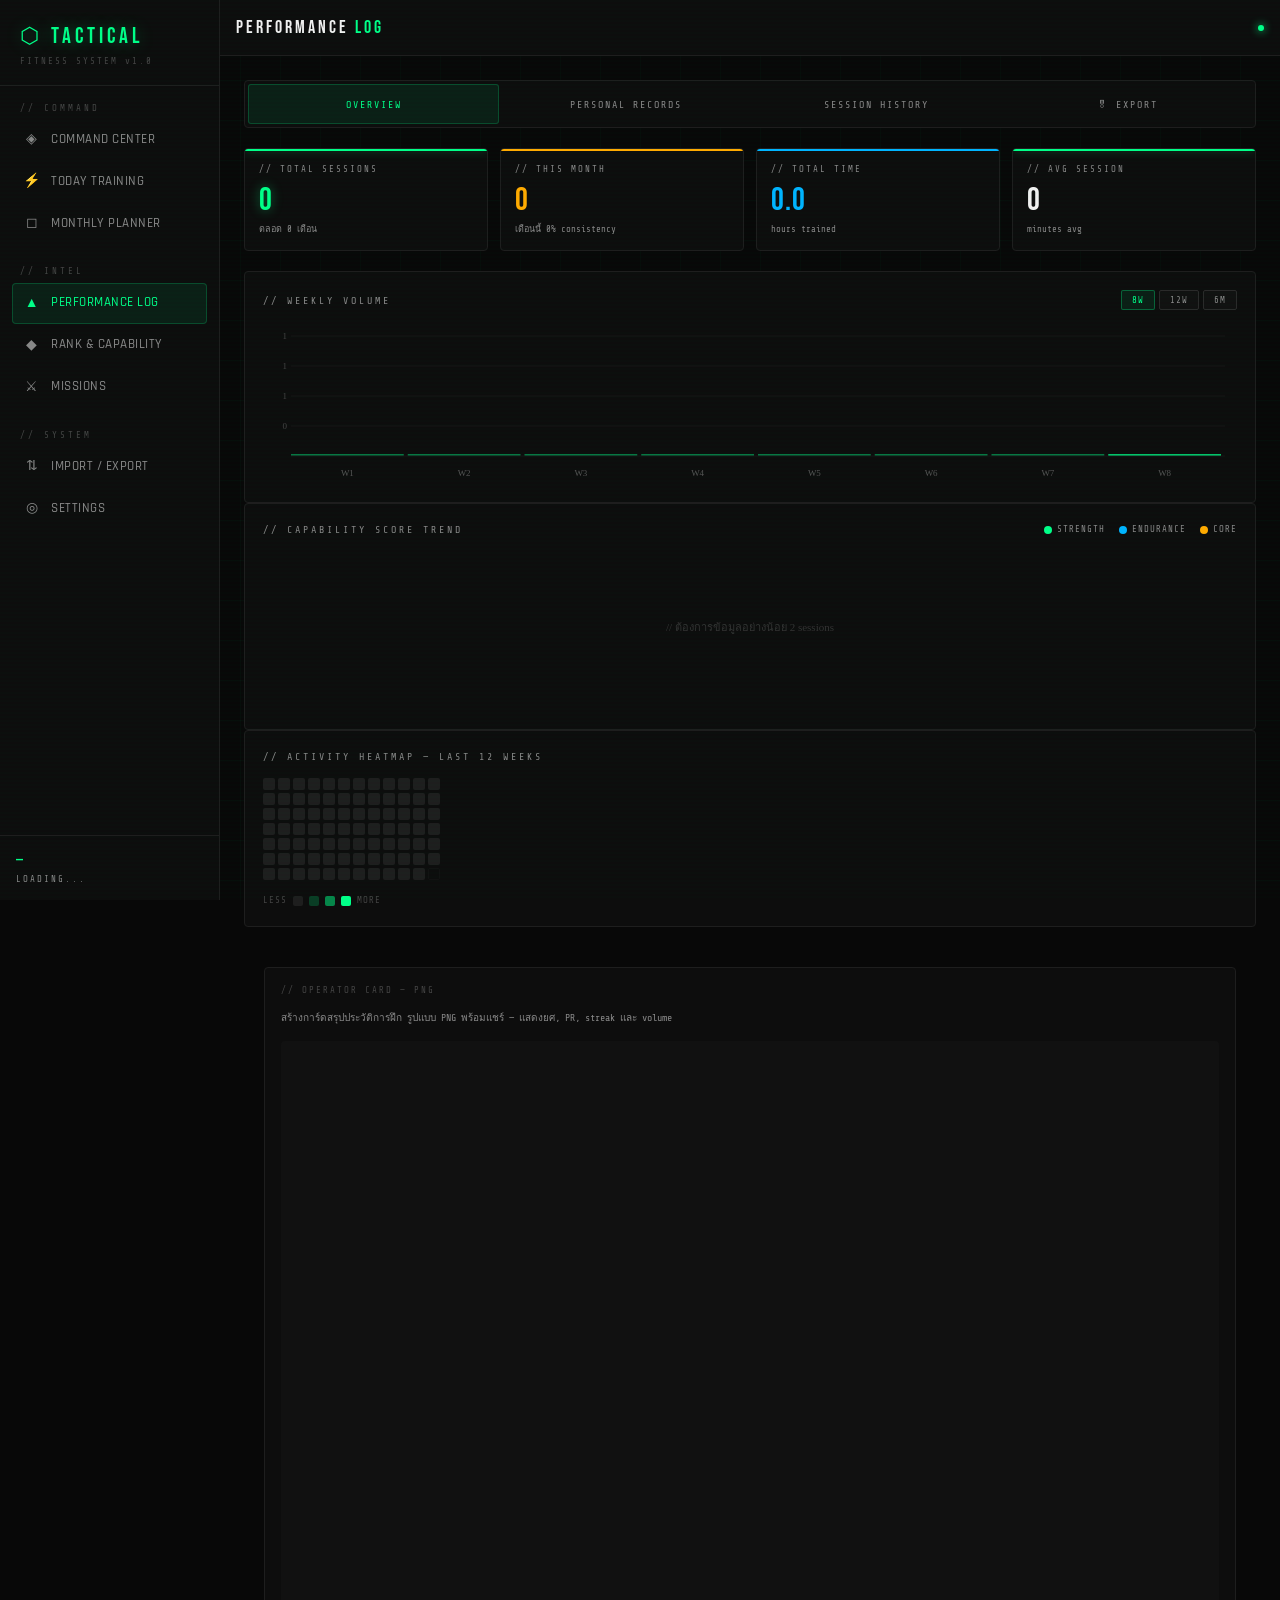
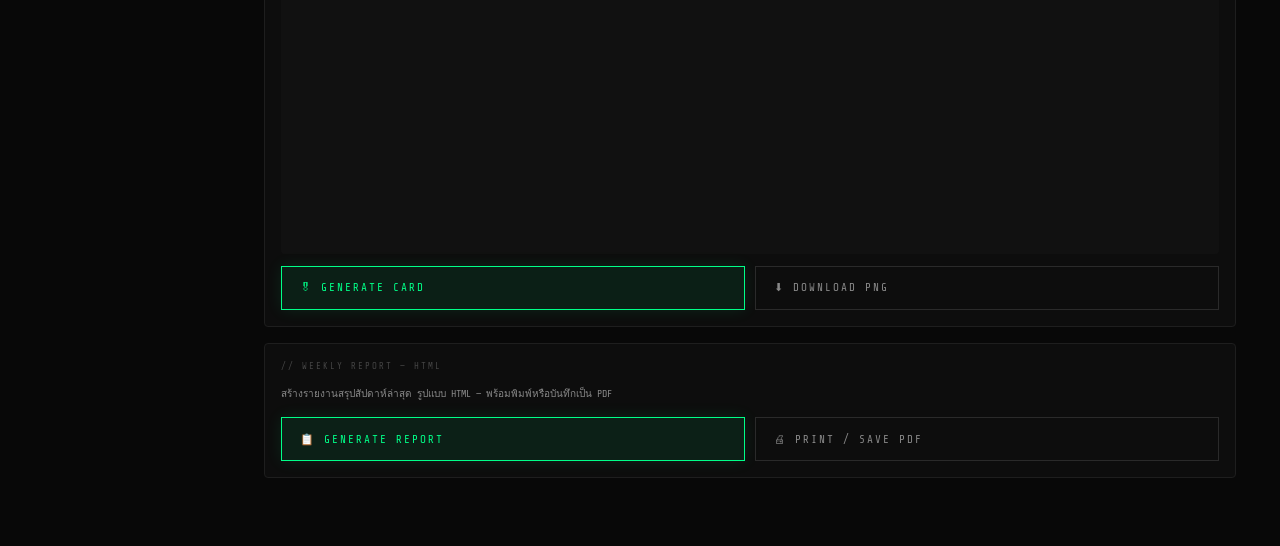
<file: pages/performance.html>
<!DOCTYPE html>
<html lang="th">
<head>
<meta charset="UTF-8">
<meta name="viewport" content="width=device-width, initial-scale=1.0, viewport-fit=cover">
<meta name="apple-mobile-web-app-capable" content="yes">
<meta name="apple-mobile-web-app-status-bar-style" content="black-translucent">
<meta name="theme-color" content="#000000">
<link rel="manifest" href="../manifest.json">
<link rel="apple-touch-icon" href="../icons/apple-touch-icon.png">
<title>TACTICAL FITNESS — PERFORMANCE LOG</title>
<link rel="stylesheet" href="../css/base.css">
<link rel="stylesheet" href="../css/responsive.css">
<style>

.shell { display:flex; min-height:100vh; position:relative; z-index:1; }

/* ── SIDEBAR ── */
.sidebar {
  width:var(--sidebar-w); min-height:100vh;
  background:var(--bg2); border-right:1px solid var(--border);
  display:flex; flex-direction:column;
  position:fixed; left:0; top:0; bottom:0; z-index:100;
  transition:transform .3s var(--ease-out);
}
.sidebar-logo { padding:20px 20px 16px; border-bottom:1px solid var(--border); }
.sidebar-logo-mark { font-family:var(--head); font-size:22px; letter-spacing:4px; color:var(--green); text-shadow:0 0 16px var(--green-glow); }
.sidebar-logo-sub  { font-family:var(--mono); font-size:9px; color:var(--gray2); letter-spacing:2px; margin-top:2px; }
.nav-section { padding:16px 12px 4px; }
.nav-label   { font-family:var(--mono); font-size:9px; color:var(--gray2); letter-spacing:3px; padding:0 8px; margin-bottom:4px; }
.nav-item {
  display:flex; align-items:center; gap:10px; padding:9px 10px; border-radius:4px;
  cursor:pointer; text-decoration:none; color:var(--gray); font-family:var(--body);
  font-size:13px; font-weight:500; letter-spacing:.5px;
  transition:all .15s; border:1px solid transparent; margin-bottom:1px;
}
.nav-item:hover { background:var(--bg3); color:var(--white); border-color:var(--border); }
.nav-item.active { background:var(--green-dim); color:var(--green); border-color:rgba(0,255,136,.2); }
.nav-icon { font-size:14px; width:18px; text-align:center; flex-shrink:0; }
.sidebar-footer { margin-top:auto; padding:14px 16px; border-top:1px solid var(--border); }
.sf-rank { font-family:var(--head); font-size:14px; color:var(--green); letter-spacing:1px; }
.sf-callsign { font-family:var(--mono); font-size:9px; color:var(--gray); letter-spacing:2px; margin-top:2px; }

/* ── MAIN ── */
.main { margin-left:var(--sidebar-w); flex:1; display:flex; flex-direction:column; }
.topbar {
  height:var(--topbar-h); background:var(--bg2); border-bottom:1px solid var(--border);
  display:flex; align-items:center; padding:0 24px; gap:16px;
  position:sticky; top:0; z-index:50;
}
.topbar-title { font-family:var(--head); font-size:18px; letter-spacing:3px; color:var(--white); }
.topbar-title span { color:var(--green); }
.topbar-right { margin-left:auto; display:flex; align-items:center; gap:12px; }
.topbar-dot { width:6px; height:6px; border-radius:50%; background:var(--green); box-shadow:0 0 8px var(--green); animation:pulse 2s ease infinite; }
@keyframes pulse { 0%,100%{opacity:1} 50%{opacity:.3} }
.hamburger { display:none; flex-direction:column; gap:4px; cursor:pointer; padding:4px; background:none; border:none; }
.hamburger span { display:block; width:20px; height:2px; background:var(--gray); }
.sidebar-overlay { display:none; position:fixed; inset:0; background:rgba(0,0,0,.5); z-index:99; }
.sidebar-overlay.show { display:block; }

/* ── CONTENT ── */
.content { padding:24px; display:flex; flex-direction:column; gap:20px; }

.section-header {
  font-family:var(--mono); font-size:10px; color:var(--gray);
  letter-spacing:3px; margin-bottom:14px;
  display:flex; align-items:center; gap:8px;
}
.section-header::after { content:''; flex:1; height:1px; background:var(--border); }

/* ── TAB BAR ── */
.tab-bar {
  display:flex; gap:2px; background:var(--bg2);
  border:1px solid var(--border); border-radius:4px; padding:3px;
}
.tab-btn {
  flex:1; padding:8px; font-family:var(--mono); font-size:10px;
  letter-spacing:2px; color:var(--gray); background:none; border:none;
  cursor:pointer; border-radius:3px; transition:all .15s; text-align:center;
}
.tab-btn:hover { color:var(--white); }
.tab-btn.active { background:var(--green-dim); color:var(--green); border:1px solid rgba(0,255,136,.2); }

/* ── TAB PANELS ── */
.tab-panel { display:none; }
.tab-panel.visible { display:block; }

/* ── OVERVIEW ── */
.overview-grid { display:grid; grid-template-columns:repeat(4,1fr); gap:12px; margin-bottom:20px; }
.ov-card {
  background:var(--bg2); border:1px solid var(--border); border-radius:4px; padding:14px;
  position:relative; overflow:hidden;
  animation:fadeUp .4s var(--ease-out) both;
}
.ov-card::before { content:''; position:absolute; top:0;left:0;right:0; height:2px; background:var(--green); box-shadow:0 0 8px var(--green-glow); }
.ov-card.amber::before { background:var(--amber); box-shadow:none; }
.ov-card.blue::before  { background:#00b4ff; box-shadow:none; }
.ov-card.red::before   { background:var(--red); box-shadow:none; }
@keyframes fadeUp { from{opacity:0;transform:translateY(10px)} to{opacity:1;transform:translateY(0)} }
.ov-label { font-family:var(--mono); font-size:9px; color:var(--gray); letter-spacing:2px; margin-bottom:8px; }
.ov-val   { font-family:var(--head); font-size:32px; letter-spacing:1px; line-height:1; }
.ov-val.green { color:var(--green); text-shadow:0 0 12px var(--green-glow); }
.ov-val.amber { color:var(--amber); }
.ov-val.blue  { color:#00b4ff; }
.ov-val.red   { color:var(--red); }
.ov-sub { font-family:var(--mono); font-size:9px; color:var(--gray); margin-top:6px; }

/* ── CHART CANVAS ── */
.chart-wrap {
  background:var(--bg2); border:1px solid var(--border); border-radius:4px; padding:18px;
  animation:fadeUp .4s var(--ease-out) .1s both;
}
.chart-header { display:flex; align-items:center; justify-content:space-between; margin-bottom:14px; }
.chart-title  { font-family:var(--mono); font-size:10px; color:var(--gray); letter-spacing:3px; }
.chart-legend { display:flex; gap:14px; }
.legend-item  { display:flex; align-items:center; gap:5px; font-family:var(--mono); font-size:9px; color:var(--gray); letter-spacing:1px; }
.legend-dot   { width:8px; height:8px; border-radius:50%; }

.chart-filter { display:flex; gap:4px; }
.cf-btn {
  font-family:var(--mono); font-size:9px; letter-spacing:1px; padding:4px 10px;
  background:var(--bg3); border:1px solid var(--border2); color:var(--gray);
  cursor:pointer; border-radius:2px; transition:all .12s;
}
.cf-btn:hover  { border-color:var(--green); color:var(--green); }
.cf-btn.active { background:var(--green-dim); border-color:rgba(0,255,136,.3); color:var(--green); }

canvas { display:block; width:100% !important; }

/* ── PR CARDS ── */
.pr-grid { display:grid; grid-template-columns:repeat(3,1fr); gap:10px; }
.pr-card {
  background:var(--bg2); border:1px solid var(--border); border-radius:4px; padding:16px;
  animation:fadeUp .4s var(--ease-out) .15s both;
  cursor:pointer; transition:border-color .15s;
}
.pr-card:hover { border-color:var(--border2); }
.pr-card-header { display:flex; align-items:center; gap:8px; margin-bottom:12px; }
.pr-icon  { font-size:18px; }
.pr-name  { font-family:var(--mono); font-size:9px; color:var(--gray); letter-spacing:2px; }
.pr-value { font-family:var(--head); font-size:34px; letter-spacing:1px; color:var(--white); line-height:1; }
.pr-unit  { font-family:var(--mono); font-size:10px; color:var(--gray); margin-left:3px; }
.pr-date  { font-family:var(--mono); font-size:9px; color:var(--gray2); margin-top:4px; }
.pr-delta {
  display:inline-flex; align-items:center; gap:3px; margin-top:6px;
  font-family:var(--mono); font-size:9px; padding:2px 6px; border-radius:2px;
}
.pr-delta.up   { color:var(--green); background:var(--green-dim); }
.pr-delta.same { color:var(--gray2); background:var(--bg3); }

/* Mini sparkline */
.sparkline-wrap { margin-top:10px; height:32px; position:relative; }
.sparkline-wrap canvas { height:32px !important; }

/* ── HISTORY TABLE ── */
.history-filters { display:flex; gap:8px; margin-bottom:14px; flex-wrap:wrap; align-items:center; }
.history-filters .select-sm {
  font-family:var(--mono); font-size:11px; background:var(--bg3);
  border:1px solid var(--border2); color:var(--white); padding:7px 10px;
  -webkit-appearance:none; appearance:none; cursor:pointer; border-radius:3px; min-height:36px;
}
.history-filters .select-sm:focus { outline:none; border-color:var(--green); }
.history-count { font-family:var(--mono); font-size:9px; color:var(--gray); letter-spacing:2px; margin-left:auto; }

.log-table { width:100%; border-collapse:collapse; }
.log-table th {
  font-family:var(--mono); font-size:9px; color:var(--gray); letter-spacing:2px;
  text-align:left; padding:8px 12px; border-bottom:1px solid var(--border);
  background:var(--bg3);
}
.log-table td {
  padding:10px 12px; border-bottom:1px solid var(--border);
  font-family:var(--body); font-size:13px; color:var(--white);
  vertical-align:middle;
}
.log-table tr:last-child td { border-bottom:none; }
.log-table tr:hover td { background:var(--bg3); cursor:pointer; }

.log-date  { font-family:var(--mono); font-size:10px; color:var(--gray); white-space:nowrap; }
.log-focus { font-weight:600; }
.log-duration { font-family:var(--mono); font-size:11px; color:var(--amber); }
.log-completion { text-align:center; }

.comp-ring { position:relative; display:inline-flex; align-items:center; justify-content:center; width:36px; height:36px; }
.comp-ring svg { position:absolute; inset:0; transform:rotate(-90deg); }
.comp-ring-bg   { fill:none; stroke:var(--border); stroke-width:3; }
.comp-ring-fill { fill:none; stroke:var(--green); stroke-width:3; stroke-linecap:round; transition:stroke-dashoffset .6s; }
.comp-ring-num  { font-family:var(--mono); font-size:9px; color:var(--white); position:relative; z-index:1; }

.ex-tags { display:flex; flex-wrap:wrap; gap:4px; }
.ex-tag {
  font-family:var(--mono); font-size:9px; letter-spacing:.5px;
  padding:2px 7px; border:1px solid var(--border2); border-radius:2px; color:var(--gray);
}

.log-table-wrap { background:var(--bg2); border:1px solid var(--border); border-radius:4px; overflow:hidden; overflow-x:auto; animation:fadeUp .4s var(--ease-out) .2s both; }

/* empty state */
.empty-state { padding:48px 24px; text-align:center; }
.empty-icon  { font-size:40px; margin-bottom:12px; opacity:.4; }
.empty-text  { font-family:var(--mono); font-size:11px; color:var(--gray2); letter-spacing:2px; }

/* ── LOG DETAIL MODAL ── */
.modal-overlay { position:fixed; inset:0; background:rgba(0,0,0,.88); z-index:300; display:none; align-items:flex-end; justify-content:center; }
.modal-overlay.show { display:flex; }
@media(min-width:600px) { .modal-overlay { align-items:center; } }
.modal {
  background:var(--bg2); border:1px solid var(--border); border-radius:4px 4px 0 0;
  width:100%; max-width:520px; max-height:80vh; overflow-y:auto;
  padding:24px; animation:slideUp .3s var(--ease-out) both;
}
@media(min-width:600px) { .modal { border-radius:4px; } }
@keyframes slideUp { from{transform:translateY(30px);opacity:0} to{transform:translateY(0);opacity:1} }
.modal-header { display:flex; align-items:flex-start; justify-content:space-between; margin-bottom:16px; }
.modal-title  { font-family:var(--head); font-size:22px; letter-spacing:2px; color:var(--white); }
.modal-close  { font-size:18px; color:var(--gray); cursor:pointer; padding:4px; background:none; border:none; }
.modal-close:hover { color:var(--white); }

.modal-meta { font-family:var(--mono); font-size:10px; color:var(--gray); letter-spacing:1px; margin-bottom:16px; line-height:2; }
.modal-ex-list { display:flex; flex-direction:column; gap:6px; }
.modal-ex-row  {
  display:flex; align-items:center; gap:10px; padding:10px 12px;
  background:var(--bg3); border:1px solid var(--border); border-radius:3px;
}
.mex-name { font-family:var(--body); font-size:13px; font-weight:600; color:var(--white); flex:1; }
.mex-reps { font-family:var(--mono); font-size:10px; color:var(--gray); }
.mex-done { font-family:var(--mono); font-size:10px; color:var(--green); }
.mex-skip { color:var(--gray2); }

/* Mobile */
@media (max-width:900px) {
  .sidebar { transform:translateX(-100%); }
  .sidebar.open { transform:translateX(0); }
  .main { margin-left:0; }
  .topbar { padding:0 16px; }
  .content { padding:16px; }
  .hamburger { display:flex; }
  .overview-grid { grid-template-columns:repeat(2,1fr); }
  .pr-grid { grid-template-columns:repeat(2,1fr); }
}
@media (max-width:480px) {
  .overview-grid { grid-template-columns:repeat(2,1fr); }
  .pr-grid { grid-template-columns:1fr 1fr; }
}
@supports (padding:env(safe-area-inset-bottom)) {
  .content { padding-bottom:max(24px, env(safe-area-inset-bottom)); }
}

/* ═══ RESPONSIVE + SAFE AREA (auto-injected) ═══ */
.shell { min-height:100dvh; }
.topbar {
  padding-top: env(safe-area-inset-top,0px);
  padding-left: max(16px,env(safe-area-inset-left,0px));
  padding-right: max(16px,env(safe-area-inset-right,0px));
}
.main, .content {
  padding-bottom: max(24px,env(safe-area-inset-bottom,24px));
}
.sidebar {
  padding-top: env(safe-area-inset-top,0px);
  padding-bottom: env(safe-area-inset-bottom,0px);
  overflow-y:auto; -webkit-overflow-scrolling:touch;
}

/* Mobile: sidebar slide-over */
@media(max-width:768px){
  .sidebar {
    width: min(260px,82vw) !important;
    transform: translateX(-100%);
    z-index:300;
  }
  .sidebar.open { transform:translateX(0); box-shadow:8px 0 40px rgba(0,0,0,.9); }
  .main, .content { margin-left:0 !important; }
  .topbar { left:0 !important; }
  .grid-2, .grid-3, .grid-4 { grid-template-columns:1fr 1fr; }
  .btn { min-height:44px; }
}
@media(max-width:480px){
  .grid-2, .grid-3 { grid-template-columns:1fr; }
  .card { padding:14px; }
  .topbar-logo, .topbar-title { font-size:16px; letter-spacing:2px; }
}
@media(max-width:390px){
  .topbar-clock { display:none; }
  .grid-4 { grid-template-columns:1fr 1fr; }
}
@media(max-height:500px) and (orientation:landscape){
  .topbar { height:44px; }
  .main { padding-top:44px !important; }
  .content { padding-top:44px !important; }
}


@media(max-width:480px){
  .tab-bar{overflow-x:auto;scrollbar-width:none;-webkit-overflow-scrolling:touch;gap:4px}
  .tab-bar::-webkit-scrollbar{display:none}
  .tab-btn{flex-shrink:0;white-space:nowrap;padding:8px 12px;font-size:9px}
  .pr-grid{grid-template-columns:1fr}
  .session-card{padding:12px 14px}
}
</style>
</head>
<body>

<div class="sidebar-overlay" id="overlay" onclick="closeSidebar()"></div>

<div class="shell">

  <!-- SIDEBAR -->
  <aside class="sidebar" id="sidebar">
    <div class="sidebar-logo">
      <div class="sidebar-logo-mark">⬡ TACTICAL</div>
      <div class="sidebar-logo-sub">FITNESS SYSTEM v1.0</div>
    </div>
    <div class="nav-section">
      <div class="nav-label">// COMMAND</div>
      <a href="dashboard.html"  class="nav-item"><span class="nav-icon">◈</span> COMMAND CENTER</a>
      <a href="training.html"   class="nav-item"><span class="nav-icon">⚡</span> TODAY TRAINING</a>
      <a href="planner.html"    class="nav-item"><span class="nav-icon">◻</span> MONTHLY PLANNER</a>
    </div>
    <div class="nav-section">
      <div class="nav-label">// INTEL</div>
      <a href="performance.html"  class="nav-item active"><span class="nav-icon">▲</span> PERFORMANCE LOG</a>
      <a href="rank.html"         class="nav-item"><span class="nav-icon">◆</span> RANK & CAPABILITY</a>
      <a href="missions.html"     class="nav-item"><span class="nav-icon">⚔</span> MISSIONS</a>
    </div>
    <div class="nav-section">
      <div class="nav-label">// SYSTEM</div>
      <a href="import-export.html" class="nav-item"><span class="nav-icon">⇅</span> IMPORT / EXPORT</a>
      <a href="settings.html"      class="nav-item"><span class="nav-icon">◎</span> SETTINGS</a>
    </div>
    <div class="sidebar-footer">
      <div class="sf-rank" id="sb-rank">—</div>
      <div class="sf-callsign" id="sb-callsign">LOADING...</div>
    </div>
  </aside>

  <!-- MAIN -->
  <div class="main">

    <header class="topbar">
      <button class="hamburger" onclick="toggleSidebar()"><span></span><span></span><span></span></button>
      <div>
        <div class="topbar-title">PERFORMANCE <span>LOG</span></div>
      </div>
      <div class="topbar-right">
        <div class="topbar-dot"></div>
      </div>
    </header>

    <div class="content">

      <!-- TAB BAR -->
      <div class="tab-bar">
        <button class="tab-btn active" onclick="switchTab('overview')">OVERVIEW</button>
        <button class="tab-btn" onclick="switchTab('pr')">PERSONAL RECORDS</button>
        <button class="tab-btn" onclick="switchTab('history')">SESSION HISTORY</button>
        <button class="tab-btn" onclick="switchTab('export')">🎖 EXPORT</button>
      </div>

      <!-- ══ TAB: OVERVIEW ══ -->
      <div class="tab-panel visible" id="tab-overview">

        <!-- Stat cards -->
        <div class="overview-grid">
          <div class="ov-card">
            <div class="ov-label">// TOTAL SESSIONS</div>
            <div class="ov-val green" id="ov-sessions">—</div>
            <div class="ov-sub" id="ov-sessions-sub">—</div>
          </div>
          <div class="ov-card amber">
            <div class="ov-label">// THIS MONTH</div>
            <div class="ov-val amber" id="ov-month">—</div>
            <div class="ov-sub" id="ov-month-sub">—</div>
          </div>
          <div class="ov-card blue">
            <div class="ov-label">// TOTAL TIME</div>
            <div class="ov-val blue" id="ov-time">—</div>
            <div class="ov-sub" id="ov-time-sub">hours trained</div>
          </div>
          <div class="ov-card">
            <div class="ov-label">// AVG SESSION</div>
            <div class="ov-val" id="ov-avg">—</div>
            <div class="ov-sub">minutes avg</div>
          </div>
        </div>

        <!-- Volume chart -->
        <div class="chart-wrap">
          <div class="chart-header">
            <span class="chart-title">// WEEKLY VOLUME</span>
            <div class="chart-filter">
              <button class="cf-btn active" onclick="setVolumeRange(8,this)">8W</button>
              <button class="cf-btn" onclick="setVolumeRange(12,this)">12W</button>
              <button class="cf-btn" onclick="setVolumeRange(24,this)">6M</button>
            </div>
          </div>
          <canvas id="chart-volume" height="160"></canvas>
        </div>

        <!-- Score trend chart -->
        <div class="chart-wrap" style="animation-delay:.15s">
          <div class="chart-header">
            <span class="chart-title">// CAPABILITY SCORE TREND</span>
            <div class="chart-legend">
              <div class="legend-item"><div class="legend-dot" style="background:var(--green)"></div> STRENGTH</div>
              <div class="legend-item"><div class="legend-dot" style="background:#00b4ff"></div> ENDURANCE</div>
              <div class="legend-item"><div class="legend-dot" style="background:var(--amber)"></div> CORE</div>
            </div>
          </div>
          <canvas id="chart-score" height="160"></canvas>
        </div>

        <!-- Heatmap — last 12 weeks -->
        <div class="chart-wrap" style="animation-delay:.2s">
          <div class="chart-header">
            <span class="chart-title">// ACTIVITY HEATMAP — LAST 12 WEEKS</span>
          </div>
          <div id="heatmap-grid" style="display:flex;gap:3px;flex-wrap:nowrap;overflow-x:auto;padding-bottom:4px"></div>
          <div style="display:flex;align-items:center;gap:6px;margin-top:10px">
            <span style="font-family:var(--mono);font-size:9px;color:var(--gray2);letter-spacing:1px">LESS</span>
            <div style="width:10px;height:10px;background:var(--border);border-radius:2px"></div>
            <div style="width:10px;height:10px;background:rgba(0,255,136,.2);border-radius:2px"></div>
            <div style="width:10px;height:10px;background:rgba(0,255,136,.5);border-radius:2px"></div>
            <div style="width:10px;height:10px;background:var(--green);border-radius:2px"></div>
            <span style="font-family:var(--mono);font-size:9px;color:var(--gray2);letter-spacing:1px">MORE</span>
          </div>
        </div>

      </div>

      <!-- ══ TAB: PERSONAL RECORDS ══ -->
      <div class="tab-panel" id="tab-pr">

        <div class="pr-grid" id="pr-grid">
          <!-- filled by JS -->
        </div>

      </div>

      <!-- ══ TAB: SESSION HISTORY ══ -->
      <div class="tab-panel" id="tab-history">

        <div class="history-filters">
          <select class="select-sm" id="filter-focus" onchange="renderHistory()">
            <option value="">ALL FOCUS</option>
            <option value="Full Body">Full Body</option>
            <option value="Upper Body">Upper Body</option>
            <option value="Lower Body">Lower Body</option>
            <option value="Core">Core</option>
            <option value="Cardio">Cardio</option>
            <option value="Custom">Custom</option>
          </select>
          <select class="select-sm" id="filter-month" onchange="renderHistory()">
            <option value="">ALL TIME</option>
          </select>
          <span class="history-count" id="history-count">— sessions</span>
        </div>

        <div class="log-table-wrap">
          <div id="history-body"></div>
        </div>

      </div>

      <!-- ══ TAB: EXPORT (Phase 4 System C) ══ -->
      <div class="tab-panel" id="tab-export" style="padding:20px;display:flex;flex-direction:column;gap:16px;">

        <div style="background:var(--bg2);border:1px solid var(--border);border-radius:4px;padding:16px;">
          <div style="font-family:var(--mono);font-size:9px;color:var(--gray2);letter-spacing:2px;margin-bottom:12px">// OPERATOR CARD — PNG</div>
          <p style="font-family:var(--mono);font-size:10px;color:var(--gray);line-height:1.8;margin-bottom:14px">
            สร้างการ์ดสรุปประวัติการฝึก รูปแบบ PNG พร้อมแชร์ — แสดงยศ, PR, streak และ volume
          </p>
          <canvas id="operator-canvas" style="width:100%;border-radius:4px;background:var(--bg3);display:block;margin-bottom:12px" height="260"></canvas>
          <div style="display:flex;gap:10px;flex-wrap:wrap">
            <button class="btn btn-primary" onclick="generateOperatorCard()" style="flex:1">🎖 GENERATE CARD</button>
            <button class="btn" onclick="downloadOperatorCard()" id="btn-dl-card" disabled style="flex:1">⬇ DOWNLOAD PNG</button>
          </div>
        </div>

        <div style="background:var(--bg2);border:1px solid var(--border);border-radius:4px;padding:16px;">
          <div style="font-family:var(--mono);font-size:9px;color:var(--gray2);letter-spacing:2px;margin-bottom:12px">// WEEKLY REPORT — HTML</div>
          <p style="font-family:var(--mono);font-size:10px;color:var(--gray);line-height:1.8;margin-bottom:14px">
            สร้างรายงานสรุปสัปดาห์ล่าสุด รูปแบบ HTML — พร้อมพิมพ์หรือบันทึกเป็น PDF
          </p>
          <div style="display:flex;gap:10px;flex-wrap:wrap">
            <button class="btn btn-primary" onclick="generateWeeklyReport()" style="flex:1">📋 GENERATE REPORT</button>
            <button class="btn" onclick="printWeeklyReport()" id="btn-print-report" disabled style="flex:1">🖨 PRINT / SAVE PDF</button>
          </div>
          <div id="report-preview" style="margin-top:12px;font-family:var(--mono);font-size:10px;color:var(--gray);display:none"></div>
        </div>

      </div>

    </div><!-- /content -->
  </div>
</div>

<!-- LOG DETAIL MODAL -->
<div class="modal-overlay" id="modal" onclick="closeModal(event)">
  <div class="modal" id="modal-inner">
    <div class="modal-header">
      <div>
        <div class="modal-title" id="modal-title">SESSION DETAIL</div>
        <div style="font-family:var(--mono);font-size:9px;color:var(--gray);letter-spacing:2px;margin-top:4px" id="modal-sub"></div>
      </div>
      <button class="modal-close" onclick="closeModal()">✕</button>
    </div>
    <div class="modal-meta" id="modal-meta"></div>
    <div class="section-header">// EXERCISES</div>
    <div class="modal-ex-list" id="modal-ex-list"></div>
    <div style="margin-top:16px" id="modal-notes-wrap" style="display:none">
      <div class="section-header">// NOTES</div>
      <div style="font-family:var(--mono);font-size:11px;color:var(--gray);line-height:1.8;background:var(--bg3);padding:12px;border-radius:3px;border:1px solid var(--border)" id="modal-notes"></div>
    </div>
  </div>
</div>

<script src="../js/schema.js"></script>
<script src="../js/storage.js"></script>
<script src="../js/phase4-engine.js"></script>
<script>
'use strict';

/* ── Phase 4 Export functions ── */
let _exportCard = null;
let _weeklyReportHTML = null;

async function generateOperatorCard() {
  if (!window.ReportExporter) { alert('ReportExporter ไม่พร้อม'); return; }
  const canvas = document.getElementById('operator-canvas');
  try {
    const profile = _profile || await Storage.User.get();
    const pr      = _pr      || await Storage.PR.get();
    const logs    = _logs.length ? _logs : await Storage.Logs.getAll();
    ReportExporter.drawOperatorCard(canvas, profile, pr, logs);
    _exportCard = canvas;
    document.getElementById('btn-dl-card').disabled = false;
  } catch(e) { console.error('[Export] Card error:', e); alert('สร้าง card ไม่สำเร็จ: ' + e.message); }
}

function downloadOperatorCard() {
  if (!_exportCard) return;
  ReportExporter.downloadCard(_exportCard, 'operator-card.png');
}

async function generateWeeklyReport() {
  if (!window.ReportExporter) { alert('ReportExporter ไม่พร้อม'); return; }
  try {
    const profile = _profile || await Storage.User.get();
    const pr      = _pr      || await Storage.PR.get();
    const logs    = _logs.length ? _logs : await Storage.Logs.getAll();

    // Build simple AAR from last 7 days
    const oneWeekAgo = new Date(); oneWeekAgo.setDate(oneWeekAgo.getDate() - 7);
    const weekLogs   = logs.filter(l => new Date(l.date) >= oneWeekAgo);
    const totalVol   = weekLogs.reduce((s,l) => s + (l.volumeLoad||0), 0);
    const aar = {
      weekLabel:      new Date().toLocaleDateString('th-TH', { month:'long', day:'numeric', year:'numeric' }),
      sessionCount:   weekLogs.length,
      totalVolume:    totalVol,
      avgCompletion:  weekLogs.length ? Math.round(weekLogs.reduce((s,l) => s+(l.completionPct||0),0)/weekLogs.length) : 0,
      topFocus:       weekLogs.reduce((acc,l) => { acc[l.focus||'—']=(acc[l.focus||'—']||0)+1; return acc; }, {}),
      logs:           weekLogs,
    };
    aar.topFocusName = Object.entries(aar.topFocus).sort((a,b)=>b[1]-a[1])[0]?.[0] || '—';

    _weeklyReportHTML = ReportExporter.buildWeeklyReport(aar, profile, pr);
    document.getElementById('btn-print-report').disabled = false;

    const prev = document.getElementById('report-preview');
    prev.style.display = 'block';
    prev.textContent = `✅ รายงานพร้อมแล้ว — ${weekLogs.length} sessions ใน 7 วันที่ผ่านมา · Volume: ${totalVol.toLocaleString()} pts`;
  } catch(e) { console.error('[Export] Report error:', e); alert('สร้าง report ไม่สำเร็จ: ' + e.message); }
}

function printWeeklyReport() {
  if (!_weeklyReportHTML) return;
  ReportExporter.printReport(_weeklyReportHTML);
}



/* ── GLOBAL DATA ── */
let _logs = [], _pr = null, _profile = null;
let _volumeWeeks = 8;

/* ── SIDEBAR / NAV ── */
function toggleSidebar() {
  document.getElementById('sidebar').classList.toggle('open');
  document.getElementById('overlay').classList.toggle('show');
}
function closeSidebar() {
  document.getElementById('sidebar').classList.remove('open');
  document.getElementById('overlay').classList.remove('show');
}

/* ── TABS ── */
function switchTab(name) {
  document.querySelectorAll('.tab-btn').forEach((b,i) => {
    b.classList.toggle('active', ['overview','pr','history','export'][i] === name);
  });
  document.querySelectorAll('.tab-panel').forEach(p => p.classList.remove('visible'));
  document.getElementById('tab-' + name).classList.add('visible');

  if (name === 'pr')      renderPR();
  if (name === 'history') renderHistory();
}

/* ── FORMAT HELPERS ── */
function fmtDate(str) {
  if (!str) return '—';
  const d = new Date(str + 'T00:00:00');
  return `${d.getDate()}/${d.getMonth()+1}/${(d.getFullYear()+543).toString().slice(2)}`;
}
function fmtMonth(str) {
  if (!str) return '—';
  const months = ['ม.ค.','ก.พ.','มี.ค.','เม.ย.','พ.ค.','มิ.ย.','ก.ค.','ส.ค.','ก.ย.','ต.ค.','พ.ย.','ธ.ค.'];
  const d = new Date(str + 'T00:00:00');
  return `${months[d.getMonth()]} ${(d.getFullYear()+543).toString().slice(2)}`;
}
function fmtTime(seconds) {
  if (!seconds) return '—';
  const m = Math.floor(seconds/60), s = seconds%60;
  return `${m}:${String(s).padStart(2,'0')}`;
}

/* ══════════════════════════════
   OVERVIEW
══════════════════════════════ */
function renderOverview() {
  const total = _logs.length;
  const now   = new Date();
  const monthStr = `${now.getFullYear()}-${String(now.getMonth()+1).padStart(2,'0')}`;
  const monthLogs = _logs.filter(l => l.date?.startsWith(monthStr));

  const totalMins = _logs.reduce((s,l) => s + (l.durationMinutes||0), 0);
  const avgMins   = total > 0 ? Math.round(totalMins / total) : 0;

  document.getElementById('ov-sessions').textContent = total;
  document.getElementById('ov-sessions-sub').textContent = `ตลอด ${uniqueMonths(_logs).length} เดือน`;
  document.getElementById('ov-month').textContent = monthLogs.length;
  document.getElementById('ov-month-sub').textContent = `เดือนนี้ ${Math.round((monthLogs.length/30)*100)}% consistency`;
  document.getElementById('ov-time').textContent = (totalMins/60).toFixed(1);
  document.getElementById('ov-avg').textContent  = avgMins;

  drawVolumeChart(_volumeWeeks);
  drawScoreChart();
  drawHeatmap();
}

function uniqueMonths(logs) {
  const s = new Set(logs.map(l => l.date?.slice(0,7)).filter(Boolean));
  return [...s];
}

/* ── VOLUME CHART (bar) ── */
function setVolumeRange(weeks, btn) {
  _volumeWeeks = weeks;
  document.querySelectorAll('.cf-btn').forEach(b => b.classList.remove('active'));
  btn.classList.add('active');
  drawVolumeChart(weeks);
}

function drawVolumeChart(weeks) {
  const canvas = document.getElementById('chart-volume');
  const ctx    = canvas.getContext('2d');
  const W = canvas.offsetWidth || 600;
  const H = 160;
  canvas.width  = W * window.devicePixelRatio;
  canvas.height = H * window.devicePixelRatio;
  ctx.scale(window.devicePixelRatio, window.devicePixelRatio);

  // Build weekly buckets
  const buckets = [];
  const today = new Date(); today.setHours(0,0,0,0);
  for (let w = weeks-1; w >= 0; w--) {
    const mon = new Date(today);
    mon.setDate(today.getDate() - today.getDay() + 1 - w*7);
    const sun = new Date(mon); sun.setDate(mon.getDate()+6);
    const monStr = mon.toISOString().split('T')[0];
    const sunStr = sun.toISOString().split('T')[0];
    const count  = _logs.filter(l => l.date >= monStr && l.date <= sunStr).length;
    const label  = `W${weeks-w}`;
    buckets.push({ label, count, monStr });
  }

  const maxVal = Math.max(...buckets.map(b=>b.count), 1);
  const pad = { left:28, right:12, top:12, bottom:28 };
  const barW  = (W - pad.left - pad.right) / buckets.length - 4;

  ctx.clearRect(0,0,W,H);

  // Grid lines
  for (let i=0; i<=4; i++) {
    const y = pad.top + ((H-pad.top-pad.bottom)/4)*(4-i);
    ctx.strokeStyle = 'rgba(255,255,255,0.04)';
    ctx.lineWidth = 1;
    ctx.beginPath(); ctx.moveTo(pad.left,y); ctx.lineTo(W-pad.right,y); ctx.stroke();
    if (i > 0) {
      ctx.fillStyle = '#444';
      ctx.font = `${9*window.devicePixelRatio/window.devicePixelRatio}px 'Share Tech Mono'`;
      ctx.textAlign = 'right';
      ctx.fillText(Math.round(maxVal/4*i), pad.left-4, y+3);
    }
  }

  // Bars
  buckets.forEach((b,i) => {
    const x   = pad.left + i*(barW+4);
    const bH  = b.count > 0 ? ((b.count/maxVal)*(H-pad.top-pad.bottom)) : 2;
    const y   = pad.top + (H-pad.top-pad.bottom) - bH;
    const isCurrentWeek = i === buckets.length-1;

    // Bar gradient
    const grad = ctx.createLinearGradient(0,y,0,y+bH);
    grad.addColorStop(0,  isCurrentWeek ? 'rgba(0,255,136,.9)' : 'rgba(0,255,136,.55)');
    grad.addColorStop(1,  isCurrentWeek ? 'rgba(0,255,136,.3)' : 'rgba(0,255,136,.1)');
    ctx.fillStyle = grad;
    ctx.fillRect(x, y, barW, bH);

    // Top glow
    if (b.count > 0) {
      ctx.fillStyle = isCurrentWeek ? 'rgba(0,255,136,1)' : 'rgba(0,255,136,.7)';
      ctx.fillRect(x, y, barW, 2);
    }

    // Label
    ctx.fillStyle = '#555';
    ctx.font = `9px 'Share Tech Mono'`;
    ctx.textAlign = 'center';
    ctx.fillText(b.label, x+barW/2, H-8);

    // Count on top
    if (b.count > 0) {
      ctx.fillStyle = isCurrentWeek ? 'rgba(0,255,136,.9)' : 'rgba(0,255,136,.5)';
      ctx.fillText(b.count, x+barW/2, y-4);
    }
  });
}

/* ── SCORE TREND CHART (line) ── */
function drawScoreChart() {
  const canvas = document.getElementById('chart-score');
  const ctx    = canvas.getContext('2d');
  const W = canvas.offsetWidth || 600;
  const H = 160;
  canvas.width  = W * window.devicePixelRatio;
  canvas.height = H * window.devicePixelRatio;
  ctx.scale(window.devicePixelRatio, window.devicePixelRatio);
  ctx.clearRect(0,0,W,H);

  if (_logs.length < 2) {
    ctx.fillStyle = '#333';
    ctx.font = "11px 'Share Tech Mono'";
    ctx.textAlign = 'center';
    ctx.fillText('// ต้องการข้อมูลอย่างน้อย 2 sessions', W/2, H/2);
    return;
  }

  // Use last 20 sessions with volumeLoad as proxy for score
  const pts = _logs.slice(-20).map(l => ({
    date: l.date,
    str:  Math.min(100, (l.volumeLoad||0)/5),
    end:  Math.min(100, (l.durationMinutes||0)*1.5),
    cor:  Math.min(100, (l.completionPct||0)),
  }));

  const pad = { left:8, right:8, top:16, bottom:28 };

  function drawLine(points, color) {
    if (points.length < 2) return;
    const xStep = (W-pad.left-pad.right) / (points.length-1);

    // Area fill
    const grad = ctx.createLinearGradient(0,pad.top,0,H-pad.bottom);
    grad.addColorStop(0, color.replace(')',',0.15)').replace('rgb','rgba'));
    grad.addColorStop(1, color.replace(')',',0)').replace('rgb','rgba'));
    ctx.beginPath();
    points.forEach((p,i) => {
      const x = pad.left + i*xStep;
      const y = pad.top + (H-pad.top-pad.bottom)*(1-p/100);
      i===0 ? ctx.moveTo(x,y) : ctx.lineTo(x,y);
    });
    ctx.lineTo(pad.left+(points.length-1)*xStep, H-pad.bottom);
    ctx.lineTo(pad.left, H-pad.bottom);
    ctx.closePath();
    ctx.fillStyle = grad;
    ctx.fill();

    // Line
    ctx.beginPath();
    ctx.strokeStyle = color; ctx.lineWidth = 1.5; ctx.lineJoin = 'round';
    points.forEach((p,i) => {
      const x = pad.left + i*xStep;
      const y = pad.top + (H-pad.top-pad.bottom)*(1-p/100);
      i===0 ? ctx.moveTo(x,y) : ctx.lineTo(x,y);
    });
    ctx.stroke();

    // Last dot
    const lastIdx = points.length-1;
    const lx = pad.left + lastIdx*xStep;
    const ly = pad.top + (H-pad.top-pad.bottom)*(1-points[lastIdx]/100);
    ctx.beginPath(); ctx.arc(lx,ly,3,0,Math.PI*2);
    ctx.fillStyle = color; ctx.fill();
  }

  // Grid
  for (let i=0;i<=4;i++) {
    const y = pad.top + ((H-pad.top-pad.bottom)/4)*i;
    ctx.strokeStyle = 'rgba(255,255,255,0.04)'; ctx.lineWidth=1;
    ctx.beginPath(); ctx.moveTo(pad.left,y); ctx.lineTo(W-pad.right,y); ctx.stroke();
  }

  drawLine(pts.map(p=>p.str), 'rgb(0,255,136)');
  drawLine(pts.map(p=>p.end), 'rgb(0,180,255)');
  drawLine(pts.map(p=>p.cor), 'rgb(255,170,0)');

  // X axis dates
  ctx.fillStyle='#444'; ctx.font="9px 'Share Tech Mono'"; ctx.textAlign='center';
  [0, Math.floor(pts.length/2), pts.length-1].forEach(i => {
    if (!pts[i]) return;
    const x = pad.left + i*(W-pad.left-pad.right)/(pts.length-1);
    ctx.fillText(fmtDate(pts[i].date), x, H-8);
  });
}

/* ── HEATMAP ── */
function drawHeatmap() {
  const container = document.getElementById('heatmap-grid');
  const today = new Date(); today.setHours(0,0,0,0);
  const logDates = new Set(_logs.map(l => l.date));

  // Build 12 weeks × 7 days
  const cols = [];
  for (let w = 11; w >= 0; w--) {
    const days = [];
    for (let d = 0; d < 7; d++) {
      const dt = new Date(today);
      dt.setDate(today.getDate() - today.getDay() - w*7 + d);
      const str = dt.toISOString().split('T')[0];
      const trained = logDates.has(str);
      const future  = dt > today;
      days.push({ str, trained, future, dt });
    }
    cols.push(days);
  }

  container.innerHTML = cols.map(col => `
    <div style="display:flex;flex-direction:column;gap:3px">
      ${col.map(d => `
        <div title="${d.str}" style="
          width:12px;height:12px;border-radius:2px;flex-shrink:0;
          background:${d.future ? 'transparent' : d.trained ? 'var(--green)' : 'var(--border)'};
          border:${d.future ? '1px solid var(--border)' : 'none'};
          opacity:${d.future ? '.3' : '1'};
          box-shadow:${d.trained ? '0 0 4px rgba(0,255,136,.4)' : 'none'};
        "></div>`).join('')}
    </div>`).join('');
}

/* ══════════════════════════════
   PERSONAL RECORDS TAB
══════════════════════════════ */
function renderPR() {
  if (!_pr) {
    document.getElementById('pr-grid').innerHTML = `<div class="empty-state" style="grid-column:1/-1"><div class="empty-icon">📊</div><div class="empty-text">// ยังไม่มีข้อมูล PR<br>เริ่ม training เพื่อบันทึก</div></div>`;
    return;
  }

  const items = [
    { key:'pushup', name:'PUSH-UP',   icon:'💪', unit:'reps', max:150, lower:false },
    { key:'pullup', name:'PULL-UP',   icon:'🏋️', unit:'reps', max:60,  lower:false },
    { key:'situp',  name:'SIT-UP',    icon:'🏅', unit:'reps', max:150, lower:false },
    { key:'plank',  name:'PLANK',     icon:'🧱', unit:'sec',  max:600, lower:false },
    { key:'run2km', name:'RUN 2KM',   icon:'🏃', unit:'min',  max:840, lower:true  },
    { key:'run5km', name:'RUN 5KM',   icon:'⚡', unit:'min',  max:1800,lower:true  },
  ];

  document.getElementById('pr-grid').innerHTML = items.map(item => {
    const rec  = _pr[item.key];
    const val  = rec?.value;
    const hist = rec?.history || [];
    const prev = hist.length > 0 ? hist[hist.length-1]?.value : null;

    const displayVal = val
      ? (item.key.startsWith('run') ? fmtTime(val) : val)
      : '—';

    let delta = '';
    if (val && prev !== null && prev !== undefined) {
      const diff = item.lower ? prev - val : val - prev;
      if (diff > 0) delta = `<div class="pr-delta up">▲ +${item.lower?fmtTime(Math.abs(diff)):diff}</div>`;
      else delta = `<div class="pr-delta same">— no change</div>`;
    }

    // Sparkline data (last 6 entries including current)
    const sparkData = [
      ...hist.slice(-5).map(h=>h.value||0),
      val||0
    ].filter(v=>v>0);

    return `
      <div class="pr-card">
        <div class="pr-card-header">
          <span class="pr-icon">${item.icon}</span>
          <span class="pr-name">// ${item.name}</span>
        </div>
        <div class="pr-value">${displayVal}<span class="pr-unit">${val ? item.unit : ''}</span></div>
        <div class="pr-date">${val ? 'PR set: '+fmtDate(rec.date) : 'ยังไม่มีข้อมูล'}</div>
        ${delta}
        ${sparkData.length > 1 ? `
          <div class="sparkline-wrap">
            <canvas id="spark-${item.key}" height="32"></canvas>
          </div>` : ''}
      </div>`;
  }).join('');

  // Draw sparklines after DOM update
  requestAnimationFrame(() => {
    items.forEach(item => {
      const rec  = _pr[item.key];
      const hist = rec?.history || [];
      const val  = rec?.value;
      const sparkData = [...hist.slice(-5).map(h=>h.value||0), val||0].filter(v=>v>0);
      if (sparkData.length > 1) drawSparkline(`spark-${item.key}`, sparkData, item.lower);
    });
  });
}

function drawSparkline(canvasId, data, lower=false) {
  const canvas = document.getElementById(canvasId);
  if (!canvas) return;
  const ctx = canvas.getContext('2d');
  const W = canvas.offsetWidth || 200;
  const H = 32;
  canvas.width  = W * window.devicePixelRatio;
  canvas.height = H * window.devicePixelRatio;
  ctx.scale(window.devicePixelRatio, window.devicePixelRatio);
  ctx.clearRect(0,0,W,H);

  const min = Math.min(...data), max = Math.max(...data);
  const range = max - min || 1;
  const xStep = (W-4) / (data.length-1);

  const pts = data.map((v,i) => ({
    x: 2 + i*xStep,
    y: lower
      ? 2 + ((v-min)/range)*(H-4)
      : (H-2) - ((v-min)/range)*(H-4),
  }));

  // Line
  ctx.beginPath();
  pts.forEach((p,i) => i===0 ? ctx.moveTo(p.x,p.y) : ctx.lineTo(p.x,p.y));
  ctx.strokeStyle='rgba(0,255,136,.5)'; ctx.lineWidth=1.5; ctx.lineJoin='round';
  ctx.stroke();

  // Last dot
  const lp = pts[pts.length-1];
  ctx.beginPath(); ctx.arc(lp.x,lp.y,2.5,0,Math.PI*2);
  ctx.fillStyle='var(--green)'; ctx.fill();
}

/* ══════════════════════════════
   HISTORY TAB
══════════════════════════════ */
function buildMonthFilter() {
  const months = uniqueMonths(_logs).reverse();
  const sel = document.getElementById('filter-month');
  sel.innerHTML = `<option value="">ALL TIME</option>` +
    months.map(m => {
      const [y,mo] = m.split('-');
      const label  = new Date(parseInt(y), parseInt(mo)-1, 1).toLocaleDateString('th-TH',{month:'short',year:'2-digit'});
      return `<option value="${m}">${label}</option>`;
    }).join('');
}

function renderHistory() {
  const focusFilter = document.getElementById('filter-focus').value;
  const monthFilter = document.getElementById('filter-month').value;

  let filtered = _logs.slice().reverse(); // newest first
  if (focusFilter) filtered = filtered.filter(l => l.focus === focusFilter);
  if (monthFilter) filtered = filtered.filter(l => l.date?.startsWith(monthFilter));

  document.getElementById('history-count').textContent = `${filtered.length} sessions`;

  if (filtered.length === 0) {
    document.getElementById('history-body').innerHTML =
      `<div class="empty-state"><div class="empty-icon">📋</div><div class="empty-text">// ไม่มี session ที่ตรงเงื่อนไข</div></div>`;
    return;
  }

  const rows = filtered.map(log => {
    const exNames = (log.exercises||[]).slice(0,3).map(e=>e.name||'');
    const moreCount = (log.exercises||[]).length - 3;
    const pct = log.completionPct || 0;
    const circ = 2 * Math.PI * 14; // r=14
    const offset = circ * (1 - pct/100);

    return `<tr onclick="showLogDetail('${log.id}')">
      <td><div class="log-date">${fmtDate(log.date)}</div></td>
      <td><div class="log-focus">${log.focus||'—'}</div></td>
      <td><div class="log-duration">${log.durationMinutes||0} <span style="font-size:9px;color:var(--gray)">MIN</span></div></td>
      <td class="log-completion">
        <div class="comp-ring">
          <svg viewBox="0 0 36 36" width="36" height="36">
            <circle class="comp-ring-bg"   cx="18" cy="18" r="14"/>
            <circle class="comp-ring-fill" cx="18" cy="18" r="14"
              style="stroke-dasharray:${circ};stroke-dashoffset:${offset};stroke:${pct>=80?'var(--green)':pct>=50?'var(--amber)':'var(--red)'}"/>
          </svg>
          <span class="comp-ring-num">${pct}%</span>
        </div>
      </td>
      <td>
        <div class="ex-tags">
          ${exNames.map(n=>`<span class="ex-tag">${n}</span>`).join('')}
          ${moreCount>0 ? `<span class="ex-tag" style="color:var(--green)">+${moreCount}</span>` : ''}
        </div>
      </td>
    </tr>`;
  }).join('');

  document.getElementById('history-body').innerHTML = `
    <table class="log-table">
      <thead>
        <tr>
          <th>DATE</th>
          <th>FOCUS</th>
          <th>DURATION</th>
          <th>COMPLETION</th>
          <th>EXERCISES</th>
        </tr>
      </thead>
      <tbody>${rows}</tbody>
    </table>`;
}

/* ── LOG DETAIL MODAL ── */
function showLogDetail(logId) {
  const log = _logs.find(l => l.id === logId);
  if (!log) return;

  document.getElementById('modal-title').textContent = log.focus?.toUpperCase() || 'SESSION';
  document.getElementById('modal-sub').textContent   =
    `${fmtDate(log.date)}  ·  ${log.durationMinutes||0} MIN  ·  ${log.completionPct||0}% COMPLETE`;

  document.getElementById('modal-meta').innerHTML = `
    ⏱ เริ่ม: ${log.startTime ? new Date(log.startTime).toLocaleTimeString('th-TH',{hour:'2-digit',minute:'2-digit'}) : '—'}<br>
    ⚡ Volume Load: ${log.volumeLoad || 0}<br>
    💪 Fatigue Index ตอนเริ่ม: ${log.fatigueAtStart || 0}
  `;

  const exes = log.exercises || [];
  document.getElementById('modal-ex-list').innerHTML = exes.length > 0
    ? exes.map(ex => {
        const repsStr = ex.type === 'timed'
          ? `${ex.actualDuration||ex.duration||0}s`
          : ex.actualReps?.length > 0 ? ex.actualReps.join(', ')+' reps' : `${ex.reps||0} reps`;
        return `<div class="modal-ex-row">
          <span class="mex-name">${ex.name}</span>
          <span class="mex-reps">${repsStr}</span>
          <span class="${ex.completed?'mex-done':'mex-skip'}">${ex.completed?'✓ DONE':ex.skipped?'SKIP':'—'}</span>
        </div>`;
      }).join('')
    : `<div style="font-family:var(--mono);font-size:10px;color:var(--gray2);text-align:center;padding:16px">ไม่มีข้อมูล exercise</div>`;

  const notesWrap = document.getElementById('modal-notes-wrap');
  if (log.notes) {
    notesWrap.style.display = 'block';
    document.getElementById('modal-notes').textContent = log.notes;
  } else {
    notesWrap.style.display = 'none';
  }

  document.getElementById('modal').classList.add('show');
}

function closeModal(e) {
  if (e && e.target !== document.getElementById('modal')) return;
  document.getElementById('modal').classList.remove('show');
}

/* ══════════════════════════════
   BOOTSTRAP
══════════════════════════════ */
async function bootstrap() {
  try {
    await Storage.init();
    [_profile, _pr, _logs] = await Promise.all([
      Storage.User.get(),
      Storage.PR.get(),
      Storage.Logs.getAll(),
    ]);

    // Sidebar
    if (_profile) {
      const rank = RANKS[_profile.rankIndex||0];
      document.getElementById('sb-rank').textContent    = rank?.name || '—';
      document.getElementById('sb-callsign').textContent = _profile.callsign || 'OPERATOR';
    }

    // Sort logs by date asc
    _logs.sort((a,b) => (a.date||'').localeCompare(b.date||''));

    renderOverview();
    buildMonthFilter();

    // Redraw charts on resize
    let resizeTimer;
    window.addEventListener('resize', () => {
      clearTimeout(resizeTimer);
      resizeTimer = setTimeout(() => {
        drawVolumeChart(_volumeWeeks);
        drawScoreChart();
      }, 200);
    });

  } catch(err) {
    console.error('[Performance] Bootstrap error:', err);
  }
}

document.addEventListener('DOMContentLoaded', bootstrap);

/* ─── Popup helpers ─── */
function _lockScroll()   { document.body.style.overflow='hidden'; }
function _unlockScroll() { document.body.style.overflow=''; }
function _showOverlay(el){ if(el){ el.classList.add('show'); _lockScroll(); } }
function _hideOverlay(el){ if(el){ el.classList.remove('show'); _unlockScroll(); } }
// swipe-down to close bottom sheets
(function(){
  let startY=0;
  document.addEventListener('touchstart',e=>{ startY=e.touches[0].clientY; },{passive:true});
  document.addEventListener('touchend',e=>{
    const dy=e.changedTouches[0].clientY-startY;
    if(dy>80){
      document.querySelectorAll('.bottom-panel.show,.modal-overlay.show').forEach(el=>{
        el.classList.remove('show'); _unlockScroll();
      });
    }
  },{passive:true});
})();

</script>
</body>
</html>
</file>
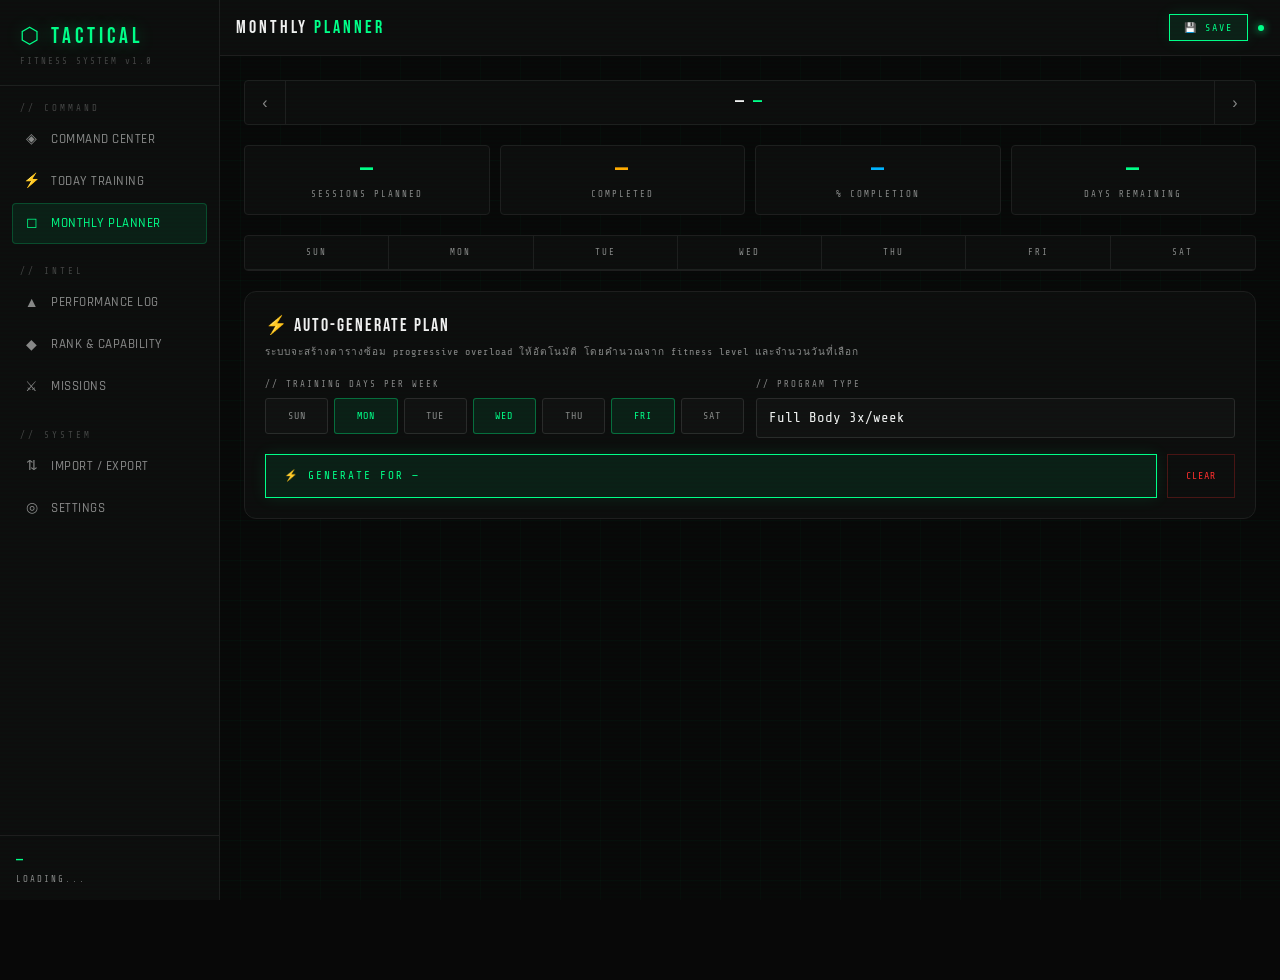
<file: pages/planner.html>
<!DOCTYPE html>
<html lang="th">
<head>
<meta charset="UTF-8">
<meta name="viewport" content="width=device-width, initial-scale=1.0, viewport-fit=cover">
<meta name="apple-mobile-web-app-capable" content="yes">
<meta name="apple-mobile-web-app-status-bar-style" content="black-translucent">
<meta name="theme-color" content="#000000">
<link rel="manifest" href="../manifest.json">
<link rel="apple-touch-icon" href="../icons/apple-touch-icon.png">
<title>TACTICAL FITNESS — MONTHLY PLANNER</title>
<link rel="stylesheet" href="../css/base.css">
<link rel="stylesheet" href="../css/responsive.css">
<style>

.shell { display:flex; min-height:100vh; position:relative; z-index:1; }

/* ── SIDEBAR ── */
.sidebar {
  width:var(--sidebar-w); min-height:100vh;
  background:var(--bg2); border-right:1px solid var(--border);
  display:flex; flex-direction:column;
  position:fixed; left:0; top:0; bottom:0; z-index:100;
  transition:transform .3s var(--ease-out);
}
.sidebar-logo { padding:20px 20px 16px; border-bottom:1px solid var(--border); }
.sidebar-logo-mark { font-family:var(--head); font-size:22px; letter-spacing:4px; color:var(--green); text-shadow:0 0 16px var(--green-glow); }
.sidebar-logo-sub  { font-family:var(--mono); font-size:9px; color:var(--gray2); letter-spacing:2px; margin-top:2px; }
.nav-section { padding:16px 12px 4px; }
.nav-label   { font-family:var(--mono); font-size:9px; color:var(--gray2); letter-spacing:3px; padding:0 8px; margin-bottom:4px; }
.nav-item {
  display:flex; align-items:center; gap:10px; padding:9px 10px; border-radius:4px;
  cursor:pointer; text-decoration:none; color:var(--gray); font-family:var(--body);
  font-size:13px; font-weight:500; letter-spacing:.5px;
  transition:all .15s; border:1px solid transparent; margin-bottom:1px;
}
.nav-item:hover { background:var(--bg3); color:var(--white); border-color:var(--border); }
.nav-item.active { background:var(--green-dim); color:var(--green); border-color:rgba(0,255,136,.2); }
.nav-icon { font-size:14px; width:18px; text-align:center; flex-shrink:0; }
.sidebar-footer { margin-top:auto; padding:14px 16px; border-top:1px solid var(--border); }
.sf-rank     { font-family:var(--head); font-size:14px; color:var(--green); letter-spacing:1px; }
.sf-callsign { font-family:var(--mono); font-size:9px; color:var(--gray); letter-spacing:2px; margin-top:2px; }

/* ── MAIN ── */
.main { margin-left:var(--sidebar-w); flex:1; display:flex; flex-direction:column; }

.topbar {
  height:var(--topbar-h); background:var(--bg2); border-bottom:1px solid var(--border);
  display:flex; align-items:center; padding:0 24px; gap:16px;
  position:sticky; top:0; z-index:50;
}
.topbar-title { font-family:var(--head); font-size:18px; letter-spacing:3px; color:var(--white); }
.topbar-title span { color:var(--green); }
.topbar-right { margin-left:auto; display:flex; align-items:center; gap:10px; }
.topbar-dot { width:6px; height:6px; border-radius:50%; background:var(--green); box-shadow:0 0 8px var(--green); animation:pulse 2s ease infinite; }
@keyframes pulse { 0%,100%{opacity:1} 50%{opacity:.3} }
.hamburger { display:none; flex-direction:column; gap:4px; cursor:pointer; padding:4px; background:none; border:none; }
.hamburger span { display:block; width:20px; height:2px; background:var(--gray); }
.sidebar-overlay { display:none; position:fixed; inset:0; background:rgba(0,0,0,.5); z-index:99; }
.sidebar-overlay.show { display:block; }

/* ── CONTENT ── */
.content { padding:24px; display:flex; flex-direction:column; gap:20px; }

.section-header {
  font-family:var(--mono); font-size:10px; color:var(--gray);
  letter-spacing:3px; margin-bottom:14px;
  display:flex; align-items:center; gap:8px;
}
.section-header::after { content:''; flex:1; height:1px; background:var(--border); }

/* ── MONTH NAV ── */
.month-nav {
  display:flex; align-items:center; gap:0;
  background:var(--bg2); border:1px solid var(--border); border-radius:4px;
  overflow:hidden;
}
.month-arrow {
  width:40px; height:40px; display:flex; align-items:center; justify-content:center;
  background:none; border:none; color:var(--gray); font-size:16px; cursor:pointer;
  transition:all .15s; flex-shrink:0;
}
.month-arrow:hover { background:var(--bg3); color:var(--green); }
.month-label {
  flex:1; text-align:center;
  font-family:var(--head); font-size:18px; letter-spacing:3px; color:var(--white);
  border-left:1px solid var(--border); border-right:1px solid var(--border);
  padding:8px 0;
}
.month-label span { color:var(--green); }

/* ── PLAN SUMMARY BAR ── */
.plan-summary {
  display:grid; grid-template-columns:repeat(4,1fr); gap:10px;
}
.ps-card {
  background:var(--bg2); border:1px solid var(--border); border-radius:4px;
  padding:12px 14px; text-align:center;
  animation:fadeUp .4s var(--ease-out) both;
}
@keyframes fadeUp { from{opacity:0;transform:translateY(8px)} to{opacity:1;transform:translateY(0)} }
.ps-val  { font-family:var(--head); font-size:26px; color:var(--green); letter-spacing:1px; line-height:1; }
.ps-val.amber { color:var(--amber); }
.ps-val.blue  { color:#00b4ff; }
.ps-unit { font-family:var(--mono); font-size:9px; color:var(--gray); letter-spacing:2px; margin-top:4px; }

/* ── CALENDAR GRID ── */
.calendar-wrap {
  background:var(--bg2); border:1px solid var(--border); border-radius:4px;
  overflow:hidden; animation:fadeUp .4s var(--ease-out) .1s both;
}

.cal-header {
  display:grid; grid-template-columns:repeat(7,1fr);
  border-bottom:1px solid var(--border);
}
.cal-day-name {
  padding:10px 8px; text-align:center;
  font-family:var(--mono); font-size:9px; color:var(--gray); letter-spacing:2px;
  border-right:1px solid var(--border);
}
.cal-day-name:last-child { border-right:none; }

.cal-grid {
  display:grid; grid-template-columns:repeat(7,1fr);
}

.cal-cell {
  min-height:90px; border-right:1px solid var(--border); border-bottom:1px solid var(--border);
  padding:6px; cursor:pointer; transition:background .15s; position:relative;
  display:flex; flex-direction:column;
}
.cal-cell:nth-child(7n) { border-right:none; }
.cal-cell:hover { background:rgba(255,255,255,.02); }
.cal-cell.other-month { opacity:.3; pointer-events:none; }
.cal-cell.today { background:rgba(255,170,0,.04); }
.cal-cell.today .cal-num { color:var(--amber); }
.cal-cell.past  { opacity:.65; }

.cal-num {
  font-family:var(--mono); font-size:10px; color:var(--gray2);
  margin-bottom:4px; flex-shrink:0;
}

/* Day session chip */
.day-chip {
  flex:1; border-radius:3px; padding:5px 6px;
  font-family:var(--body); font-size:11px; font-weight:600;
  line-height:1.2; display:flex; flex-direction:column; gap:2px;
}
.day-chip.rest {
  background:var(--bg3); border:1px dashed var(--border2); color:var(--gray2);
  font-family:var(--mono); font-size:9px; letter-spacing:1px;
  align-items:center; justify-content:center;
}
.day-chip.planned {
  background:var(--green-dim); border:1px solid rgba(0,255,136,.2); color:var(--green);
}
.day-chip.completed {
  background:rgba(0,255,136,.15); border:1px solid rgba(0,255,136,.4); color:var(--green);
}
.day-chip.missed {
  background:rgba(255,45,45,.06); border:1px dashed rgba(255,45,45,.2); color:var(--red);
  opacity:.7;
}
.day-chip.empty {
  background:transparent; border:1px dashed var(--border); color:var(--gray2);
  font-family:var(--mono); font-size:9px; letter-spacing:1px;
  align-items:center; justify-content:center;
}
.chip-focus { font-size:11px; font-weight:700; letter-spacing:.5px; }
.chip-ex    { font-family:var(--mono); font-size:8px; color:inherit; opacity:.7; margin-top:1px; }
.chip-done  { font-size:10px; position:absolute; top:4px; right:4px; }

/* ── GENERATE PANEL ── */
.generate-panel {
  background:var(--bg2); border:1px solid var(--border);
  border-radius:12px; padding:20px;
  animation:fadeUp .4s var(--ease-out) .15s both;
  margin-bottom:20px;
}
.generate-panel-handle{display:none}
.gen-title { font-family:var(--head); font-size:18px; letter-spacing:2px; color:var(--white); margin-bottom:4px; }
.gen-desc  { font-family:var(--mono); font-size:10px; color:var(--gray); letter-spacing:1px; line-height:1.7; margin-bottom:18px; }

.gen-options { display:grid; grid-template-columns:1fr 1fr; gap:12px; margin-bottom:16px; }
.gen-opt-label { font-family:var(--mono); font-size:9px; color:var(--gray); letter-spacing:2px; margin-bottom:6px; display:block; }
.gen-select {
  font-family:var(--mono); font-size:14px; background:var(--bg3);
  border:1px solid var(--border2); color:var(--white); padding:9px 12px;
  width:100%; -webkit-appearance:none; appearance:none; cursor:pointer;
  border-radius:3px; min-height:40px;
}
.gen-select:focus { outline:none; border-color:var(--green); }

.days-picker { display:flex; gap:6px; }
.day-toggle {
  flex:1; height:36px; border:1px solid var(--border2); background:var(--bg3);
  color:var(--gray); font-family:var(--mono); font-size:10px; letter-spacing:1px;
  cursor:pointer; border-radius:3px; transition:all .15s; text-align:center;
  display:flex; align-items:center; justify-content:center;
}
.day-toggle:hover { border-color:var(--green); color:var(--green); }
.day-toggle.on { background:var(--green-dim); border-color:rgba(0,255,136,.35); color:var(--green); }

.gen-actions { display:flex; gap:10px; }

/* ── DAY EDIT MODAL ── */
.modal-overlay { position:fixed; inset:0; background:rgba(0,0,0,.88); z-index:300; display:none; align-items:center; justify-content:center; padding:16px; }
.modal-overlay.show { display:flex; }
.modal {
  background:var(--bg2); border:1px solid var(--border); border-radius:4px;
  width:100%; max-width:440px; max-height:90vh; overflow-y:auto;
  padding:22px; animation:popIn .25s var(--ease-out) both;
}
@keyframes popIn { from{transform:scale(.95);opacity:0} to{transform:scale(1);opacity:1} }
.modal-header { display:flex; align-items:center; justify-content:space-between; margin-bottom:18px; }
.modal-title { font-family:var(--head); font-size:22px; letter-spacing:2px; color:var(--white); }
.modal-close { font-size:18px; color:var(--gray); cursor:pointer; background:none; border:none; padding:4px; }
.modal-close:hover { color:var(--white); }

.focus-chips { display:flex; flex-wrap:wrap; gap:6px; margin-bottom:16px; }
.focus-chip {
  padding:6px 12px; border:1px solid var(--border2); background:var(--bg3);
  color:var(--gray); font-family:var(--mono); font-size:9px; letter-spacing:2px;
  cursor:pointer; border-radius:3px; transition:all .15s;
}
.focus-chip:hover { border-color:var(--green); color:var(--green); }
.focus-chip.selected { background:var(--green-dim); border-color:rgba(0,255,136,.35); color:var(--green); }
.focus-chip.rest-chip.selected { background:rgba(255,170,0,.1); border-color:var(--amber); color:var(--amber); }

.modal-ex-list { display:flex; flex-direction:column; gap:6px; max-height:240px; overflow-y:auto; }
.modal-ex-row {
  display:flex; align-items:center; gap:8px; padding:9px 10px;
  background:var(--bg3); border:1px solid var(--border); border-radius:3px;
}
.mex-name { flex:1; font-family:var(--body); font-size:12px; font-weight:600; color:var(--white); }
.mex-sets { font-family:var(--mono); font-size:9px; color:var(--gray); }
.mex-del  { background:none; border:none; color:var(--gray2); cursor:pointer; font-size:14px; padding:2px 6px; }
.mex-del:hover { color:var(--red); }

.modal-add-row { display:flex; gap:6px; margin-top:10px; }
.modal-add-row .gen-select { flex:1; }

.modal-actions { display:flex; gap:8px; margin-top:18px; }

/* ── TOAST ── */
.toast {
  position:fixed; bottom:20px; left:50%; transform:translateX(-50%) translateY(16px);
  background:var(--bg2); border:1px solid var(--green); border-radius:4px;
  padding:10px 20px; font-family:var(--mono); font-size:11px; letter-spacing:1px;
  color:var(--green); z-index:999; opacity:0; transition:all .3s var(--ease-out);
  white-space:nowrap;
}
.toast.show { opacity:1; transform:translateX(-50%) translateY(0); }

/* Mobile */
@media (max-width:900px) {
  .sidebar { transform:translateX(-100%); }
  .sidebar.open { transform:translateX(0); }
  .main { margin-left:0; }
  .topbar { padding:0 16px; }
  .content { padding:16px; }
  .hamburger { display:flex; }
  .plan-summary { grid-template-columns:repeat(2,1fr); }
  .cal-cell { min-height:64px; }
  .day-chip .chip-ex { display:none; }
  .gen-options { grid-template-columns:1fr; }
}
@media (max-width:500px) {
  .cal-cell { min-height:52px; padding:4px; }
  .cal-num  { font-size:9px; }
  .chip-focus { font-size:10px; }
}
@supports (padding:env(safe-area-inset-bottom)) {
  .content { padding-bottom:max(24px, env(safe-area-inset-bottom)); }
}

/* ═══ RESPONSIVE + SAFE AREA (auto-injected) ═══ */
.shell { min-height:100dvh; }
.topbar {
  padding-top: env(safe-area-inset-top,0px);
  padding-left: max(16px,env(safe-area-inset-left,0px));
  padding-right: max(16px,env(safe-area-inset-right,0px));
}
.main, .content {
  padding-bottom: max(24px,env(safe-area-inset-bottom,24px));
}
.sidebar {
  padding-top: env(safe-area-inset-top,0px);
  padding-bottom: env(safe-area-inset-bottom,0px);
  overflow-y:auto; -webkit-overflow-scrolling:touch;
}

/* Mobile: sidebar slide-over */
@media(max-width:768px){
  .sidebar {
    width: min(260px,82vw) !important;
    transform: translateX(-100%);
    z-index:300;
  }
  .sidebar.open { transform:translateX(0); box-shadow:8px 0 40px rgba(0,0,0,.9); }
  .main, .content { margin-left:0 !important; }
  .topbar { left:0 !important; }
  .grid-2, .grid-3, .grid-4 { grid-template-columns:1fr 1fr; }
  .btn { min-height:44px; }
}
@media(max-width:480px){
  .grid-2, .grid-3 { grid-template-columns:1fr; }
  .card { padding:14px; }
  .topbar-logo, .topbar-title { font-size:16px; letter-spacing:2px; }
}
@media(max-width:390px){
  .topbar-clock { display:none; }
  .grid-4 { grid-template-columns:1fr 1fr; }
}
@media(max-height:500px) and (orientation:landscape){
  .topbar { height:44px; }
  .main { padding-top:44px !important; }
  .content { padding-top:44px !important; }
}

</style>
</head>
<body>

<div class="sidebar-overlay" id="overlay" onclick="closeSidebar()"></div>

<div class="shell">

  <!-- SIDEBAR -->
  <aside class="sidebar" id="sidebar">
    <div class="sidebar-logo">
      <div class="sidebar-logo-mark">⬡ TACTICAL</div>
      <div class="sidebar-logo-sub">FITNESS SYSTEM v1.0</div>
    </div>
    <div class="nav-section">
      <div class="nav-label">// COMMAND</div>
      <a href="dashboard.html"  class="nav-item"><span class="nav-icon">◈</span> COMMAND CENTER</a>
      <a href="training.html"   class="nav-item"><span class="nav-icon">⚡</span> TODAY TRAINING</a>
      <a href="planner.html"    class="nav-item active"><span class="nav-icon">◻</span> MONTHLY PLANNER</a>
    </div>
    <div class="nav-section">
      <div class="nav-label">// INTEL</div>
      <a href="performance.html"  class="nav-item"><span class="nav-icon">▲</span> PERFORMANCE LOG</a>
      <a href="rank.html"         class="nav-item"><span class="nav-icon">◆</span> RANK & CAPABILITY</a>
      <a href="missions.html"     class="nav-item"><span class="nav-icon">⚔</span> MISSIONS</a>
    </div>
    <div class="nav-section">
      <div class="nav-label">// SYSTEM</div>
      <a href="import-export.html" class="nav-item"><span class="nav-icon">⇅</span> IMPORT / EXPORT</a>
      <a href="settings.html"      class="nav-item"><span class="nav-icon">◎</span> SETTINGS</a>
    </div>
    <div class="sidebar-footer">
      <div class="sf-rank" id="sb-rank">—</div>
      <div class="sf-callsign" id="sb-callsign">LOADING...</div>
    </div>
  </aside>

  <!-- MAIN -->
  <div class="main">

    <header class="topbar">
      <button class="hamburger" onclick="toggleSidebar()"><span></span><span></span><span></span></button>
      <div>
        <div class="topbar-title">MONTHLY <span>PLANNER</span></div>
      </div>
      <div class="topbar-right">
        <button class="btn btn-primary" style="padding:7px 14px;font-size:10px;letter-spacing:2px;min-height:auto" onclick="savePlan()">💾 SAVE</button>
        <div class="topbar-dot"></div>
      </div>
    </header>

    <div class="content">

      <!-- Month navigation -->
      <div class="month-nav">
        <button class="month-arrow" onclick="changeMonth(-1)">‹</button>
        <div class="month-label" id="month-label">— <span>—</span></div>
        <button class="month-arrow" onclick="changeMonth(+1)">›</button>
      </div>

      <!-- Plan summary -->
      <div class="plan-summary">
        <div class="ps-card">
          <div class="ps-val" id="ps-planned">—</div>
          <div class="ps-unit">SESSIONS PLANNED</div>
        </div>
        <div class="ps-card">
          <div class="ps-val amber" id="ps-completed">—</div>
          <div class="ps-unit">COMPLETED</div>
        </div>
        <div class="ps-card">
          <div class="ps-val blue" id="ps-pct">—</div>
          <div class="ps-unit">% COMPLETION</div>
        </div>
        <div class="ps-card">
          <div class="ps-val" id="ps-remaining">—</div>
          <div class="ps-unit">DAYS REMAINING</div>
        </div>
      </div>

      <!-- Calendar -->
      <div class="calendar-wrap">
        <div class="cal-header">
          <div class="cal-day-name">SUN</div>
          <div class="cal-day-name">MON</div>
          <div class="cal-day-name">TUE</div>
          <div class="cal-day-name">WED</div>
          <div class="cal-day-name">THU</div>
          <div class="cal-day-name">FRI</div>
          <div class="cal-day-name">SAT</div>
        </div>
        <div class="cal-grid" id="cal-grid">
          <!-- filled by JS -->
        </div>
      </div>

      <!-- Auto-generate section -->
      <div class="generate-panel" id="gen-panel"><div class="gen-title">⚡ AUTO-GENERATE PLAN</div>
        <div class="gen-desc">
          ระบบจะสร้างตารางซ้อม progressive overload ให้อัตโนมัติ
          โดยคำนวณจาก fitness level และจำนวนวันที่เลือก
        </div>

        <div class="gen-options">
          <div>
            <span class="gen-opt-label">// TRAINING DAYS PER WEEK</span>
            <div class="days-picker" id="days-picker">
              <div class="day-toggle" data-d="0" onclick="toggleDay(0)">SUN</div>
              <div class="day-toggle on" data-d="1" onclick="toggleDay(1)">MON</div>
              <div class="day-toggle" data-d="2" onclick="toggleDay(2)">TUE</div>
              <div class="day-toggle on" data-d="3" onclick="toggleDay(3)">WED</div>
              <div class="day-toggle" data-d="4" onclick="toggleDay(4)">THU</div>
              <div class="day-toggle on" data-d="5" onclick="toggleDay(5)">FRI</div>
              <div class="day-toggle" data-d="6" onclick="toggleDay(6)">SAT</div>
            </div>
          </div>
          <div>
            <span class="gen-opt-label">// PROGRAM TYPE</span>
            <select class="gen-select" id="gen-program">
              <option value="fullbody">Full Body 3x/week</option>
              <option value="upper_lower">Upper / Lower Split</option>
              <option value="push_pull">Push / Pull / Legs</option>
              <option value="cardio_strength">Strength + Cardio</option>
            </select>
          </div>
        </div>

        <div class="gen-actions">
          <button class="btn btn-primary" style="flex:1;font-size:11px;letter-spacing:2px" onclick="generatePlan()">
            ⚡ GENERATE FOR <span id="gen-month-label">—</span>
          </button>
          <button class="btn" onclick="clearPlan()" style="font-size:10px;letter-spacing:1px;color:var(--red);border-color:rgba(255,45,45,.25)">
            CLEAR
          </button>
        </div>
      </div>

    </div>
  </div>
</div>

<!-- DAY EDIT MODAL -->
<div class="modal-overlay" id="modal" onclick="closeModalOuter(event)">
  <div class="modal" id="modal-inner">
    <div class="modal-header">
      <div class="modal-title" id="modal-date-title">1 มกราคม</div>
      <button class="modal-close" onclick="closeModal()">✕</button>
    </div>

    <div class="section-header">// SESSION TYPE</div>
    <div class="focus-chips" id="focus-chips">
      <div class="focus-chip rest-chip" data-focus="rest" onclick="selectFocus('rest')">🛌 REST DAY</div>
      <div class="focus-chip selected" data-focus="Full Body" onclick="selectFocus('Full Body')">⚡ FULL BODY</div>
      <div class="focus-chip" data-focus="Upper Body" onclick="selectFocus('Upper Body')">💪 UPPER</div>
      <div class="focus-chip" data-focus="Lower Body" onclick="selectFocus('Lower Body')">🦵 LOWER</div>
      <div class="focus-chip" data-focus="Core" onclick="selectFocus('Core')">🧱 CORE</div>
      <div class="focus-chip" data-focus="Cardio" onclick="selectFocus('Cardio')">🏃 CARDIO</div>
      <div class="focus-chip" data-focus="Custom" onclick="selectFocus('Custom')">✏️ CUSTOM</div>
    </div>

    <div id="exercise-section">
      <div class="section-header">// EXERCISES</div>
      <div class="modal-ex-list" id="modal-ex-list"></div>
      <div class="modal-add-row">
        <select class="gen-select" id="modal-add-select" style="font-size:13px">
          <option value="">+ เพิ่ม exercise...</option>
        </select>
      </div>
    </div>

    <div class="modal-actions">
      <button class="btn btn-primary" style="flex:1;font-size:11px;letter-spacing:2px" onclick="saveDay()">✓ SAVE DAY</button>
      <button class="btn" style="font-size:11px;letter-spacing:1px;color:var(--red);border-color:rgba(255,45,45,.2)" onclick="clearDay()">CLEAR</button>
    </div>
  </div>
</div>

<!-- TOAST -->
<div class="toast" id="toast"></div>

<script src="../js/schema.js"></script>
<script src="../js/storage.js"></script>
<script src="../js/engines/planner.js"></script>
<script>
'use strict';

/* ════════════════════════════
   STATE
════════════════════════════ */
const S = {
  year:    new Date().getFullYear(),
  month:   new Date().getMonth() + 1,  // 1-12
  plan:    null,   // MonthlyPlan object
  logs:    [],     // WorkoutLogs for this month (for completion check)
  profile: null,

  editDate:    null,  // 'YYYY-MM-DD' being edited
  editFocus:   'Full Body',
  editExes:    [],    // [{name, sets, reps, type, duration, rest, muscleGroup}]

  trainDays:   [1,3,5], // Mon, Wed, Fri by default
};

/* ═══ EXERCISE LIBRARY (same as training.html) ═══ */
const EXERCISE_LIBRARY = {
  'Full Body':  ['Push-up','Pull-up','Squat','Sit-up','Burpee','Plank'],
  'Upper Body': ['Push-up','Diamond Push-up','Pike Push-up','Pull-up','Dip'],
  'Lower Body': ['Squat','Lunge','Step-up','Calf Raise'],
  'Core':       ['Plank','Sit-up','Leg Raise','Mountain Climber'],
  'Cardio':     ['วิ่ง 2km','Burpee','วิ่ง 3km'],
  'Custom':     ['Push-up','Pull-up','Squat','Plank','Sit-up','Burpee','Lunge'],
};
const EX_DEFAULTS = {
  'Push-up':          {type:'repetition',sets:4,reps:15,rest:60, muscleGroup:'upper'},
  'Diamond Push-up':  {type:'repetition',sets:3,reps:10,rest:60, muscleGroup:'upper'},
  'Pike Push-up':     {type:'repetition',sets:3,reps:12,rest:60, muscleGroup:'upper'},
  'Pull-up':          {type:'repetition',sets:4,reps:8, rest:90, muscleGroup:'upper'},
  'Dip':              {type:'repetition',sets:3,reps:10,rest:90, muscleGroup:'upper'},
  'Squat':            {type:'repetition',sets:4,reps:15,rest:60, muscleGroup:'lower'},
  'Lunge':            {type:'repetition',sets:3,reps:12,rest:60, muscleGroup:'lower'},
  'Step-up':          {type:'repetition',sets:3,reps:12,rest:45, muscleGroup:'lower'},
  'Calf Raise':       {type:'repetition',sets:3,reps:20,rest:30, muscleGroup:'lower'},
  'Plank':            {type:'timed',     sets:3,reps:0, duration:60,rest:60, muscleGroup:'core'},
  'Sit-up':           {type:'repetition',sets:3,reps:20,rest:45, muscleGroup:'core'},
  'Leg Raise':        {type:'repetition',sets:3,reps:15,rest:45, muscleGroup:'core'},
  'Mountain Climber': {type:'timed',     sets:3,reps:0, duration:30,rest:30, muscleGroup:'core'},
  'Burpee':           {type:'repetition',sets:3,reps:10,rest:60, muscleGroup:'cardio'},
  'วิ่ง 2km':          {type:'distance',  sets:1,reps:0, distance:2000,rest:0, muscleGroup:'cardio'},
  'วิ่ง 3km':          {type:'distance',  sets:1,reps:0, distance:3000,rest:0, muscleGroup:'cardio'},
};
const ALL_EXERCISES = Object.keys(EX_DEFAULTS);

/* ══ PROGRAMS ══ */
const PROGRAMS = {
  fullbody: (d) => ({ focus:'Full Body', exercises: EXERCISE_LIBRARY['Full Body'].slice(0,5).map(n=>({...EX_DEFAULTS[n],name:n})) }),
  upper_lower: (d) => {
    const isUpper = [1,3,5].includes(d); // Mon/Wed/Fri = upper
    const focus = isUpper ? 'Upper Body' : 'Lower Body';
    return { focus, exercises: EXERCISE_LIBRARY[focus].slice(0,4).map(n=>({...EX_DEFAULTS[n],name:n})) };
  },
  push_pull: (d) => {
    const map = {1:'Upper Body',2:'Lower Body',3:'Upper Body',4:'Core',5:'Upper Body',6:'Cardio'};
    const focus = map[d] || 'Full Body';
    return { focus, exercises: EXERCISE_LIBRARY[focus].slice(0,4).map(n=>({...EX_DEFAULTS[n],name:n})) };
  },
  cardio_strength: (d) => {
    const isStrength = [1,3,5].includes(d);
    const focus = isStrength ? 'Full Body' : 'Cardio';
    return { focus, exercises: EXERCISE_LIBRARY[focus].slice(0,isStrength?5:2).map(n=>({...EX_DEFAULTS[n],name:n})) };
  },
};

/* ════════════════════════════
   HELPERS
════════════════════════════ */
function toggleSidebar() { const o=document.getElementById('sidebar').classList.toggle('open'); document.getElementById('overlay').classList.toggle('show'); o?_lockScroll():_unlockScroll(); }
function closeSidebar()  { document.getElementById('sidebar').classList.remove('open'); document.getElementById('overlay').classList.remove('show'); }

function toast(msg, ok=true) {
  const el = document.getElementById('toast');
  el.textContent = msg;
  el.style.borderColor = ok ? 'var(--green)' : 'var(--amber)';
  el.style.color = ok ? 'var(--green)' : 'var(--amber)';
  el.classList.add('show');
  setTimeout(() => el.classList.remove('show'), 2500);
}

const MONTHS_TH = ['มกราคม','กุมภาพันธ์','มีนาคม','เมษายน','พฤษภาคม','มิถุนายน','กรกฎาคม','สิงหาคม','กันยายน','ตุลาคม','พฤศจิกายน','ธันวาคม'];
const DAYS_SHORT = ['อา','จ','อ','พ','พฤ','ศ','ส'];

function daysInMonth(y,m) { return new Date(y,m,0).getDate(); }
function firstDayOfMonth(y,m) { return new Date(y,m-1,1).getDay(); } // 0=Sun
function dateStr(y,m,d) { return `${y}-${String(m).padStart(2,'0')}-${String(d).padStart(2,'0')}`; }

/* ════════════════════════════
   MONTH NAVIGATION
════════════════════════════ */
function changeMonth(delta) {
  S.month += delta;
  if (S.month > 12) { S.month = 1;  S.year++; }
  if (S.month < 1)  { S.month = 12; S.year--; }
  loadMonth();
}

async function loadMonth() {
  // Update header
  const months = MONTHS_TH;
  document.getElementById('month-label').innerHTML =
    `${months[S.month-1]} <span>${S.year+543}</span>`;
  document.getElementById('gen-month-label').textContent = months[S.month-1];

  // Load plan and logs for this month
  const monthStart = dateStr(S.year, S.month, 1);
  const monthEnd   = dateStr(S.year, S.month, daysInMonth(S.year, S.month));

  [S.plan, S.logs] = await Promise.all([
    Storage.Plans.get(S.year, S.month),
    Storage.Logs.getByRange(monthStart, monthEnd),
  ]);

  if (!S.plan) {
    S.plan = Schema.createMonthlyPlan({ year:S.year, month:S.month });
  }

  // Sync completed sessions from logs (PlannerEngine)
  if (typeof PlannerEngine !== 'undefined' && S.plan._days) {
    S.plan = PlannerEngine.syncCompleted(S.plan, S.logs);
  }

  renderCalendar();
  renderSummary();
}

/* ════════════════════════════
   PLAN DATA HELPERS
════════════════════════════ */
function getPlanDay(dateString) {
  // S.plan.weeks is a flat map keyed by date string for simplicity
  return S.plan._days?.[dateString] || null;
}

function setPlanDay(dateString, dayData) {
  if (!S.plan._days) S.plan._days = {};
  if (dayData === null) {
    delete S.plan._days[dateString];
  } else {
    S.plan._days[dateString] = dayData;
  }
}

function isLoggedDate(dateString) {
  return S.logs.some(l => l.date === dateString);
}

/* ════════════════════════════
   CALENDAR RENDER
════════════════════════════ */
function renderCalendar() {
  const grid    = document.getElementById('cal-grid');
  const today   = new Date(); today.setHours(0,0,0,0);
  const todayStr = today.toISOString().split('T')[0];

  const totalDays = daysInMonth(S.year, S.month);
  const firstDay  = firstDayOfMonth(S.year, S.month);  // 0=Sun

  // Prev month fill
  const prevDays = daysInMonth(S.year, S.month - 1 || 12);
  const cells = [];

  // Leading empty (prev month)
  for (let i = 0; i < firstDay; i++) {
    const d = prevDays - firstDay + 1 + i;
    cells.push({ day:d, thisMonth:false, date:null });
  }
  // This month
  for (let d = 1; d <= totalDays; d++) {
    cells.push({ day:d, thisMonth:true, date:dateStr(S.year,S.month,d) });
  }
  // Trailing (next month)
  const remaining = (7 - cells.length % 7) % 7;
  for (let i = 1; i <= remaining; i++) {
    cells.push({ day:i, thisMonth:false, date:null });
  }

  grid.innerHTML = cells.map(cell => {
    if (!cell.thisMonth) {
      return `<div class="cal-cell other-month"><div class="cal-num">${cell.day}</div></div>`;
    }

    const ds       = cell.date;
    const dtObj    = new Date(ds + 'T00:00:00');
    const isPast   = dtObj < today;
    const isToday  = ds === todayStr;
    const planned  = getPlanDay(ds);
    const logged   = isLoggedDate(ds);

    let chip = '';
    if (planned?.isRest) {
      chip = `<div class="day-chip rest">— REST —</div>`;
    } else if (planned) {
      const exNames = (planned.exercises||[]).slice(0,2).map(e=>e.name).join(', ');
      const status  = logged ? 'completed' : isPast ? 'missed' : 'planned';
      const doneIcon = logged ? `<span class="chip-done">✓</span>` : isPast ? `<span class="chip-done" style="color:var(--red)">✗</span>` : '';
      chip = `<div class="day-chip ${status}">
        ${doneIcon}
        <div class="chip-focus">${planned.focus}</div>
        ${exNames ? `<div class="chip-ex">${exNames}</div>` : ''}
      </div>`;
    } else {
      chip = `<div class="day-chip empty">+ ADD</div>`;
    }

    return `<div class="cal-cell ${isToday?'today':''} ${isPast&&!isToday?'past':''}"
      onclick="openDayModal('${ds}')">
      <div class="cal-num">${cell.day}</div>
      ${chip}
    </div>`;
  }).join('');
}

/* ════════════════════════════
   SUMMARY
════════════════════════════ */
function renderSummary() {
  const days   = S.plan._days || {};
  const planned = Object.values(days).filter(d => !d.isRest).length;

  const today  = new Date(); today.setHours(0,0,0,0);
  const monthEnd = new Date(S.year, S.month, 0);
  const monthEndStr = dateStr(S.year, S.month, daysInMonth(S.year,S.month));

  const completed = S.logs.length;
  const pct       = planned > 0 ? Math.round((completed/planned)*100) : 0;

  // Days remaining in month
  const remaining = today <= monthEnd
    ? Math.max(0, Math.ceil((monthEnd - today) / 86400000))
    : 0;

  document.getElementById('ps-planned').textContent   = planned;
  document.getElementById('ps-completed').textContent = completed;
  document.getElementById('ps-pct').textContent       = pct + '%';
  document.getElementById('ps-remaining').textContent = remaining;

  // Update plan object
  S.plan.totalSessions     = planned;
  S.plan.completedSessions = completed;
}

/* ════════════════════════════
   DAY MODAL
════════════════════════════ */
function openDayModal(ds) {
  S.editDate  = ds;
  const existing = getPlanDay(ds);

  // Date title
  const d = new Date(ds + 'T00:00:00');
  document.getElementById('modal-date-title').textContent =
    `${d.getDate()} ${MONTHS_TH[d.getMonth()]}`;

  // Set focus
  if (existing?.isRest) {
    S.editFocus = 'rest';
  } else {
    S.editFocus = existing?.focus || 'Full Body';
  }
  updateFocusChips();

  // Set exercises
  S.editExes = existing?.isRest ? [] : (existing?.exercises || []).map(e=>({...e}));
  if (S.editExes.length === 0 && S.editFocus !== 'rest') {
    loadDefaultExercises(S.editFocus);
  }

  renderModalExercises();
  populateAddSelect();
  document.getElementById('modal').classList.add('show');
}

function updateFocusChips() {
  document.querySelectorAll('.focus-chip').forEach(c => {
    c.classList.toggle('selected', c.dataset.focus === S.editFocus);
  });
  const isRest = S.editFocus === 'rest';
  document.getElementById('exercise-section').style.display = isRest ? 'none' : 'block';
}

function selectFocus(focus) {
  S.editFocus = focus;
  updateFocusChips();
  if (focus !== 'rest') {
    loadDefaultExercises(focus);
    renderModalExercises();
    populateAddSelect();
  }
}

function loadDefaultExercises(focus) {
  const names = (EXERCISE_LIBRARY[focus] || []).slice(0, 4);
  S.editExes  = names.map(n => ({ name:n, ...(EX_DEFAULTS[n]||{type:'repetition',sets:3,reps:10,rest:60}) }));
}

function renderModalExercises() {
  const el = document.getElementById('modal-ex-list');
  if (S.editExes.length === 0) {
    el.innerHTML = `<div style="font-family:var(--mono);font-size:10px;color:var(--gray2);padding:12px;text-align:center;letter-spacing:1px">// ยังไม่มี exercise</div>`;
    return;
  }
  el.innerHTML = S.editExes.map((ex,i) => {
    const meta = ex.type==='timed' ? `${ex.sets}×${ex.duration}s`
      : ex.type==='distance' ? `${(ex.distance/1000).toFixed(1)}km`
      : `${ex.sets}×${ex.reps}`;
    return `<div class="modal-ex-row">
      <span class="mex-name">${ex.name}</span>
      <span class="mex-sets">${meta}</span>
      <button class="mex-del" onclick="removeExercise(${i})">✕</button>
    </div>`;
  }).join('');
}

function populateAddSelect() {
  const existing = new Set(S.editExes.map(e=>e.name));
  const sel = document.getElementById('modal-add-select');
  const opts = ALL_EXERCISES.filter(n=>!existing.has(n));
  sel.innerHTML = `<option value="">+ เพิ่ม exercise...</option>` +
    opts.map(n=>`<option value="${n}">${n}</option>`).join('');
  sel.onchange = () => {
    if (!sel.value) return;
    S.editExes.push({ name:sel.value, ...(EX_DEFAULTS[sel.value]||{type:'repetition',sets:3,reps:10,rest:60}) });
    sel.value = '';
    renderModalExercises();
    populateAddSelect();
  };
}

function removeExercise(i) {
  S.editExes.splice(i,1);
  renderModalExercises();
  populateAddSelect();
}

function saveDay() {
  if (S.editFocus === 'rest') {
    setPlanDay(S.editDate, { isRest:true, focus:'Rest', exercises:[], isCompleted:false, volumeMultiplier:1 });
  } else {
    setPlanDay(S.editDate, {
      focus:      S.editFocus,
      exercises:  S.editExes,
      isRest:     false,
      isCompleted:false,
      volumeMultiplier:1,
    });
  }
  closeModal();
  renderCalendar();
  renderSummary();
  toast('✓ บันทึกแล้ว');
}

function clearDay() {
  setPlanDay(S.editDate, null);
  closeModal();
  renderCalendar();
  renderSummary();
}

function closeModal()        { document.getElementById('modal').classList.remove('show'); }
function closeModalOuter(e)  { if (e.target === document.getElementById('modal')) closeModal(); }

/* ════════════════════════════
   TRAINING DAY TOGGLES
════════════════════════════ */
function toggleDay(d) {
  const idx = S.trainDays.indexOf(d);
  if (idx > -1) S.trainDays.splice(idx,1);
  else           S.trainDays.push(d);
  document.querySelectorAll('.day-toggle').forEach(btn => {
    btn.classList.toggle('on', S.trainDays.includes(parseInt(btn.dataset.d)));
  });
}

/* ════════════════════════════
   AUTO-GENERATE
════════════════════════════ */
function generatePlan() {
  if (S.trainDays.length === 0) { toast('เลือกอย่างน้อย 1 วัน', false); return; }

  const program = document.getElementById('gen-program').value;

  // Use PlannerEngine.generateMonthlyPlan for full program templates + Progressive Overload
  if (typeof PlannerEngine !== 'undefined') {
    const enginePlan = PlannerEngine.generateMonthlyPlan({
      year:         S.year,
      month:        S.month,
      trainingDays: S.trainDays,
      program:      program,
      startWeek:    1,
    });
    // Merge into current plan (keep metadata, replace _days)
    S.plan = {
      ...S.plan,
      _days:       enginePlan._days,
      programType: enginePlan.programType,
      programName: enginePlan.programName,
      trainingDays: enginePlan.trainingDays,
      totalSessions: enginePlan.totalSessions,
    };
    // Sync completed from existing logs
    S.plan = PlannerEngine.syncCompleted(S.plan, S.logs);
  } else {
    // Fallback: local PROGRAMS (legacy)
    const total = daysInMonth(S.year, S.month);
    if (!S.plan._days) S.plan._days = {};
    for (let d = 1; d <= total; d++) {
      const ds      = dateStr(S.year, S.month, d);
      const dayOfWk = new Date(ds + 'T00:00:00').getDay();
      if (S.trainDays.includes(dayOfWk)) {
        const session = PROGRAMS[program](dayOfWk);
        S.plan._days[ds] = { ...session, isRest:false, isCompleted:false, volumeMultiplier:1 };
      }
    }
  }

  renderCalendar();
  renderSummary();
  toast(`✓ สร้างแผน ${MONTHS_TH[S.month-1]} ด้วย PlannerEngine (Progressive Overload ON)`);
}

function clearPlan() {
  if (!confirm('ล้างแผนเดือนนี้ทั้งหมด?')) return;
  S.plan._days = {};
  renderCalendar();
  renderSummary();
  toast('✓ ล้างแผนแล้ว', false);
}

/* ════════════════════════════
   SAVE PLAN → IndexedDB
════════════════════════════ */
async function savePlan() {
  try {
    await Storage.Plans.save(S.plan);
    toast('✓ บันทึกแผนลง IndexedDB แล้ว');
  } catch(err) {
    toast('บันทึกไม่สำเร็จ: ' + err.message, false);
  }
}

/* ════════════════════════════
   BOOTSTRAP
════════════════════════════ */
async function bootstrap() {
  try {
    await Storage.init();
    S.profile = await Storage.User.get();

    if (S.profile) {
      const rank = RANKS[S.profile.rankIndex||0];
      document.getElementById('sb-rank').textContent    = rank?.name || '—';
      document.getElementById('sb-callsign').textContent = S.profile.callsign||'OPERATOR';

      // Pre-set training days from profile
      if (S.profile.trainingDaysPerWeek) {
        const defaults = {3:[1,3,5], 4:[1,2,4,5], 5:[1,2,3,4,5], 2:[1,4], 6:[1,2,3,4,5,6]};
        S.trainDays = defaults[S.profile.trainingDaysPerWeek] || [1,3,5];
        document.querySelectorAll('.day-toggle').forEach(btn => {
          btn.classList.toggle('on', S.trainDays.includes(parseInt(btn.dataset.d)));
        });
      }
    }

    await loadMonth();

  } catch(err) {
    console.error('[Planner] Bootstrap error:', err);
    await loadMonth();
  }
}

document.addEventListener('DOMContentLoaded', bootstrap);

/* ─── Popup helpers ─── */
function _lockScroll()   { document.body.style.overflow='hidden'; }
function _unlockScroll() { document.body.style.overflow=''; }
function _showOverlay(el){ if(el){ el.classList.add('show'); _lockScroll(); } }
function _hideOverlay(el){ if(el){ el.classList.remove('show'); _unlockScroll(); } }
// swipe-down to close bottom sheets
(function(){
  let startY=0;
  document.addEventListener('touchstart',e=>{ startY=e.touches[0].clientY; },{passive:true});
  document.addEventListener('touchend',e=>{
    const dy=e.changedTouches[0].clientY-startY;
    if(dy>80){
      document.querySelectorAll('.bottom-panel.show,.modal-overlay.show').forEach(el=>{
        el.classList.remove('show'); _unlockScroll();
      });
    }
  },{passive:true});
})();

</script>
</body>
</html>
</file>
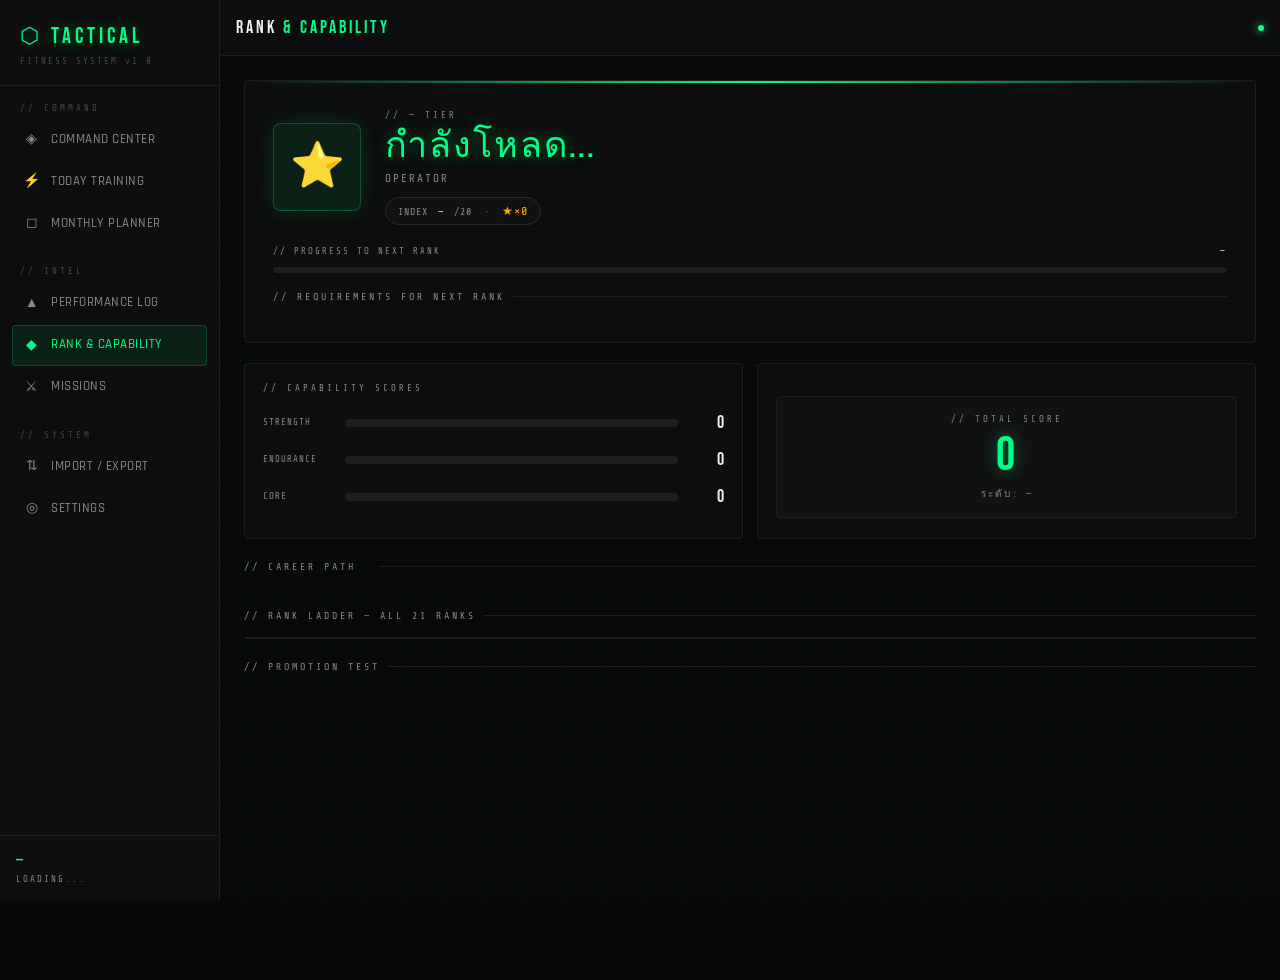
<file: pages/rank.html>
<!DOCTYPE html>
<html lang="th">
<head>
<meta charset="UTF-8">
<meta name="viewport" content="width=device-width, initial-scale=1.0, viewport-fit=cover">
<meta name="apple-mobile-web-app-capable" content="yes">
<meta name="apple-mobile-web-app-status-bar-style" content="black-translucent">
<meta name="theme-color" content="#000000">
<link rel="manifest" href="../manifest.json">
<link rel="apple-touch-icon" href="../icons/apple-touch-icon.png">
<title>TACTICAL FITNESS — RANK & CAPABILITY</title>
<link rel="stylesheet" href="../css/base.css">
<link rel="stylesheet" href="../css/responsive.css">
<style>
.shell{display:flex;min-height:100vh;position:relative;z-index:1}
.sidebar{width:var(--sidebar-w);min-height:100vh;background:var(--bg2);border-right:1px solid var(--border);display:flex;flex-direction:column;position:fixed;left:0;top:0;bottom:0;z-index:100;transition:transform .3s var(--ease-out)}
.sidebar-logo{padding:20px 20px 16px;border-bottom:1px solid var(--border)}
.sidebar-logo-mark{font-family:var(--head);font-size:22px;letter-spacing:4px;color:var(--green);text-shadow:0 0 16px var(--green-glow)}
.sidebar-logo-sub{font-family:var(--mono);font-size:9px;color:var(--gray2);letter-spacing:2px;margin-top:2px}
.nav-section{padding:16px 12px 4px}
.nav-label{font-family:var(--mono);font-size:9px;color:var(--gray2);letter-spacing:3px;padding:0 8px;margin-bottom:4px}
.nav-item{display:flex;align-items:center;gap:10px;padding:9px 10px;border-radius:4px;cursor:pointer;text-decoration:none;color:var(--gray);font-family:var(--body);font-size:13px;font-weight:500;letter-spacing:.5px;transition:all .15s;border:1px solid transparent;margin-bottom:1px}
.nav-item:hover{background:var(--bg3);color:var(--white);border-color:var(--border)}
.nav-item.active{background:var(--green-dim);color:var(--green);border-color:rgba(0,255,136,.2)}
.nav-icon{font-size:14px;width:18px;text-align:center;flex-shrink:0}
.sidebar-footer{margin-top:auto;padding:14px 16px;border-top:1px solid var(--border)}
.sf-rank{font-family:var(--head);font-size:14px;color:var(--green);letter-spacing:1px}
.sf-callsign{font-family:var(--mono);font-size:9px;color:var(--gray);letter-spacing:2px;margin-top:2px}
.main{margin-left:var(--sidebar-w);flex:1;display:flex;flex-direction:column}
.topbar{height:var(--topbar-h);background:var(--bg2);border-bottom:1px solid var(--border);display:flex;align-items:center;padding:0 24px;gap:16px;position:sticky;top:0;z-index:50}
.topbar-title{font-family:var(--head);font-size:18px;letter-spacing:3px;color:var(--white)}
.topbar-title span{color:var(--green)}
.topbar-right{margin-left:auto;display:flex;align-items:center;gap:12px}
.topbar-dot{width:6px;height:6px;border-radius:50%;background:var(--green);box-shadow:0 0 8px var(--green);animation:pulse 2s ease infinite}
@keyframes pulse{0%,100%{opacity:1}50%{opacity:.3}}
.hamburger{display:none;flex-direction:column;gap:4px;cursor:pointer;padding:4px;background:none;border:none}
.hamburger span{display:block;width:20px;height:2px;background:var(--gray)}
.sidebar-overlay{
  max-height: 90vh;
  overflow-y: auto;
  -webkit-overflow-scrolling: touch;
  overscroll-behavior: contain;display:none;position:fixed;inset:0;background:rgba(0,0,0,.5);z-index:99}
.sidebar-overlay.show{display:block}
.content{padding:24px;display:flex;flex-direction:column;gap:20px}
.section-header{font-family:var(--mono);font-size:10px;color:var(--gray);letter-spacing:3px;margin-bottom:14px;display:flex;align-items:center;gap:8px}
.section-header::after{content:'';flex:1;height:1px;background:var(--border)}

/* ── CURRENT RANK HERO ── */
.rank-hero{
  background:var(--bg2);border:1px solid var(--border);border-radius:4px;
  padding:28px;position:relative;overflow:hidden;
  animation:fadeUp .5s var(--ease-out) both;
}
@keyframes fadeUp{from{opacity:0;transform:translateY(12px)}to{opacity:1;transform:translateY(0)}}
.rank-hero::before{content:'';position:absolute;top:0;left:0;right:0;height:2px;background:linear-gradient(90deg,transparent,var(--green),transparent)}
.rank-hero-inner{display:flex;align-items:center;gap:24px}
.rank-emblem-big{
  width:88px;height:88px;border-radius:8px;flex-shrink:0;
  background:var(--green-dim);border:1px solid rgba(0,255,136,.25);
  display:flex;align-items:center;justify-content:center;font-size:44px;
  box-shadow:0 0 24px rgba(0,255,136,.12);
}
.rank-info{flex:1}
.rank-tier-badge{font-family:var(--mono);font-size:9px;color:var(--gray);letter-spacing:3px;margin-bottom:6px}
.rank-name-big{font-family:var(--head);font-size:36px;letter-spacing:2px;color:var(--green);line-height:1;text-shadow:0 0 16px var(--green-glow)}
.rank-callsign{font-family:var(--mono);font-size:11px;color:var(--gray);letter-spacing:2px;margin-top:6px}
.rank-index-badge{
  display:inline-flex;align-items:center;gap:6px;margin-top:10px;
  padding:4px 12px;background:var(--bg3);border:1px solid var(--border2);border-radius:20px;
  font-family:var(--mono);font-size:10px;color:var(--gray);letter-spacing:1px;
}
.rank-prestige{color:var(--amber);font-size:12px}

.rank-prog-section{margin-top:20px}
.rank-prog-label{display:flex;justify-content:space-between;font-family:var(--mono);font-size:9px;color:var(--gray);letter-spacing:2px;margin-bottom:8px}
.rank-prog-track{height:6px;background:var(--border);border-radius:3px;overflow:hidden;margin-bottom:16px}
.rank-prog-fill{height:100%;background:linear-gradient(90deg,var(--green),rgba(0,255,136,.6));box-shadow:0 0 8px var(--green-glow);border-radius:3px;transition:width 1.2s var(--ease-out)}

/* ── REQUIREMENTS GRID ── */
.req-grid{display:grid;grid-template-columns:repeat(3,1fr);gap:10px}
.req-card{
  background:var(--bg3);border:1px solid var(--border);border-radius:4px;padding:14px;
  position:relative;overflow:hidden;transition:border-color .15s;
}
.req-card.met{border-color:rgba(0,255,136,.25);background:var(--green-dim)}
.req-card-icon{font-size:20px;margin-bottom:8px}
.req-card-name{font-family:var(--mono);font-size:9px;color:var(--gray);letter-spacing:2px;margin-bottom:6px}
.req-card-val{font-family:var(--head);font-size:26px;color:var(--white);line-height:1}
.req-card-val.met{color:var(--green)}
.req-card-target{font-family:var(--mono);font-size:9px;color:var(--gray2);margin-top:4px}
.req-check{position:absolute;top:10px;right:10px;font-size:14px;color:var(--green)}
.req-card-bar{height:3px;background:var(--border);border-radius:2px;margin-top:8px;overflow:hidden}
.req-card-bar-fill{height:100%;background:var(--green);box-shadow:0 0 6px var(--green-glow);transition:width 1s var(--ease-out)}
.req-card-bar-fill.amber{background:var(--amber)}

/* ── RANK LADDER ── */
.rank-ladder{display:flex;flex-direction:column;gap:0;background:var(--bg2);border:1px solid var(--border);border-radius:4px;overflow:hidden;animation:fadeUp .5s var(--ease-out) .1s both}
.ladder-row{
  display:flex;align-items:center;gap:12px;padding:11px 16px;
  border-bottom:1px solid var(--border);cursor:pointer;transition:background .12s;
  position:relative;
}
.ladder-row:last-child{border-bottom:none}
.ladder-row:hover{background:var(--bg3)}
.ladder-row.current{background:var(--green-dim);border-left:3px solid var(--green)}
.ladder-row.unlocked{opacity:.7}
.ladder-row.locked{opacity:.35}
.ladder-icon{font-size:18px;width:28px;text-align:center;flex-shrink:0}
.ladder-name{font-family:var(--head);font-size:15px;letter-spacing:1px;flex:1}
.ladder-row.current .ladder-name{color:var(--green)}
.ladder-tier{font-family:var(--mono);font-size:9px;color:var(--gray2);letter-spacing:1px;width:70px;text-align:right}
.ladder-req{font-family:var(--mono);font-size:9px;color:var(--gray2);letter-spacing:.5px;width:120px;text-align:right}
.ladder-badge{
  font-family:var(--mono);font-size:8px;letter-spacing:1px;padding:2px 7px;
  border-radius:2px;border:1px solid;flex-shrink:0;
}
.badge-current{color:var(--green);border-color:var(--green);background:var(--green-dim)}
.badge-done{color:var(--gray2);border-color:var(--gray2)}
.badge-next{color:var(--amber);border-color:var(--amber);background:rgba(255,170,0,.08)}
.badge-locked{color:var(--gray2);border-color:var(--border2)}

/* ── CAPABILITY SCORES ── */
.cap-grid{display:grid;grid-template-columns:1fr 1fr;gap:14px;animation:fadeUp .5s var(--ease-out) .15s both}
.cap-card{background:var(--bg2);border:1px solid var(--border);border-radius:4px;padding:18px}
.cap-title{font-family:var(--mono);font-size:9px;color:var(--gray);letter-spacing:3px;margin-bottom:14px}
.cap-score-row{display:flex;align-items:center;gap:10px;margin-bottom:10px}
.cap-score-name{font-family:var(--mono);font-size:9px;color:var(--gray);letter-spacing:1px;width:72px;flex-shrink:0}
.cap-bar-track{flex:1;height:8px;background:var(--border);border-radius:4px;overflow:hidden}
.cap-bar-fill{height:100%;border-radius:4px;transition:width 1.2s var(--ease-out)}
.cap-bar-fill.str{background:linear-gradient(90deg,var(--green),rgba(0,255,136,.6))}
.cap-bar-fill.end{background:linear-gradient(90deg,#00b4ff,rgba(0,180,255,.5))}
.cap-bar-fill.cor{background:linear-gradient(90deg,var(--amber),rgba(255,170,0,.5))}
.cap-score-num{font-family:var(--head);font-size:18px;color:var(--white);width:36px;text-align:right}

.total-score-box{
  background:var(--bg3);border:1px solid var(--border);border-radius:4px;
  padding:16px;text-align:center;margin-top:12px;
}
.total-score-label{font-family:var(--mono);font-size:9px;color:var(--gray);letter-spacing:3px;margin-bottom:6px}
.total-score-val{font-family:var(--head);font-size:48px;color:var(--green);letter-spacing:2px;line-height:1;text-shadow:0 0 16px var(--green-glow)}
.total-score-rank{font-family:var(--mono);font-size:10px;color:var(--gray);letter-spacing:2px;margin-top:6px}

/* ── CAREER PATH ── */
.career-grid{display:grid;grid-template-columns:repeat(2,1fr);gap:10px;animation:fadeUp .5s var(--ease-out) .2s both}
.career-card{
  background:var(--bg2);border:1px solid var(--border);border-radius:4px;padding:18px;
  cursor:pointer;transition:all .15s;position:relative;overflow:hidden;
}
.career-card:hover{border-color:var(--border2)}
.career-card.selected{background:var(--green-dim);border-color:rgba(0,255,136,.35)}
.career-card.locked{opacity:.4;pointer-events:none}
.career-card::before{content:'';position:absolute;top:0;left:0;right:0;height:2px;background:transparent;transition:background .2s}
.career-card.selected::before{background:var(--green);box-shadow:0 0 8px var(--green-glow)}
.career-icon{font-size:28px;margin-bottom:10px}
.career-name{font-family:var(--head);font-size:18px;letter-spacing:2px;color:var(--white);margin-bottom:4px}
.career-card.selected .career-name{color:var(--green)}
.career-desc{font-family:var(--mono);font-size:10px;color:var(--gray);letter-spacing:.5px;line-height:1.7}
.career-bonus{font-family:var(--mono);font-size:9px;color:var(--green);margin-top:8px;letter-spacing:1px}
.career-lock-note{font-family:var(--mono);font-size:9px;color:var(--gray2);letter-spacing:1px;margin-top:6px}
.career-check{position:absolute;top:12px;right:12px;font-size:16px;color:var(--green);opacity:0;transition:opacity .2s}
.career-card.selected .career-check{opacity:1}

@media(max-width:900px){
  .sidebar{transform:translateX(-100%)}
  .sidebar.open{transform:translateX(0)}
  .main{margin-left:0}
  .topbar{padding:0 16px}
  .content{padding:16px}
  .hamburger{display:flex}
  .rank-hero-inner{flex-direction:column;text-align:center}
  .req-grid{grid-template-columns:repeat(2,1fr)}
  .cap-grid{grid-template-columns:1fr}
  .career-grid{grid-template-columns:1fr}
  .ladder-req{display:none}
}
@supports(padding:env(safe-area-inset-bottom)){
  .content{padding-bottom:max(24px,env(safe-area-inset-bottom))}
}

/* ═══ RESPONSIVE + SAFE AREA (auto-injected) ═══ */
.shell { min-height:100dvh; }
.topbar {
  padding-top: env(safe-area-inset-top,0px);
  padding-left: max(16px,env(safe-area-inset-left,0px));
  padding-right: max(16px,env(safe-area-inset-right,0px));
}
.main, .content {
  padding-bottom: max(24px,env(safe-area-inset-bottom,24px));
}
.sidebar {
  padding-top: env(safe-area-inset-top,0px);
  padding-bottom: env(safe-area-inset-bottom,0px);
  overflow-y:auto; -webkit-overflow-scrolling:touch;
}

/* Mobile: sidebar slide-over */
@media(max-width:768px){
  .sidebar {
    width: min(260px,82vw) !important;
    transform: translateX(-100%);
    z-index:300;
  }
  .sidebar.open { transform:translateX(0); box-shadow:8px 0 40px rgba(0,0,0,.9); }
  .main, .content { margin-left:0 !important; }
  .topbar { left:0 !important; }
  .grid-2, .grid-3, .grid-4 { grid-template-columns:1fr 1fr; }
  .btn { min-height:44px; }
}
@media(max-width:480px){
  .grid-2, .grid-3 { grid-template-columns:1fr; }
  .card { padding:14px; }
  .topbar-logo, .topbar-title { font-size:16px; letter-spacing:2px; }
}
@media(max-width:390px){
  .topbar-clock { display:none; }
  .grid-4 { grid-template-columns:1fr 1fr; }
}
@media(max-height:500px) and (orientation:landscape){
  .topbar { height:44px; }
  .main { padding-top:44px !important; }
  .content { padding-top:44px !important; }
}


.promotion-panel-visible {
  transform: translateY(0) !important;
  opacity: 1 !important;
}

@media(max-width:480px){
  .ladder-grid,.career-grid{grid-template-columns:1fr}
  .rank-hero-name{font-size:28px}
  .req-grid{grid-template-columns:1fr 1fr}
}
</style>
</head>
<body>
<div class="sidebar-overlay" id="overlay" onclick="closeSidebar()"></div>
<div class="shell">

  <aside class="sidebar" id="sidebar">
    <div class="sidebar-logo">
      <div class="sidebar-logo-mark">⬡ TACTICAL</div>
      <div class="sidebar-logo-sub">FITNESS SYSTEM v1.0</div>
    </div>
    <div class="nav-section">
      <div class="nav-label">// COMMAND</div>
      <a href="dashboard.html" class="nav-item"><span class="nav-icon">◈</span> COMMAND CENTER</a>
      <a href="training.html"  class="nav-item"><span class="nav-icon">⚡</span> TODAY TRAINING</a>
      <a href="planner.html"   class="nav-item"><span class="nav-icon">◻</span> MONTHLY PLANNER</a>
    </div>
    <div class="nav-section">
      <div class="nav-label">// INTEL</div>
      <a href="performance.html" class="nav-item"><span class="nav-icon">▲</span> PERFORMANCE LOG</a>
      <a href="rank.html"        class="nav-item active"><span class="nav-icon">◆</span> RANK & CAPABILITY</a>
      <a href="missions.html"    class="nav-item"><span class="nav-icon">⚔</span> MISSIONS</a>
    </div>
    <div class="nav-section">
      <div class="nav-label">// SYSTEM</div>
      <a href="import-export.html" class="nav-item"><span class="nav-icon">⇅</span> IMPORT / EXPORT</a>
      <a href="settings.html"      class="nav-item"><span class="nav-icon">◎</span> SETTINGS</a>
    </div>
    <div class="sidebar-footer">
      <div class="sf-rank" id="sb-rank">—</div>
      <div class="sf-callsign" id="sb-callsign">LOADING...</div>
    </div>
  </aside>

  <div class="main">
    <header class="topbar">
      <button class="hamburger" onclick="toggleSidebar()"><span></span><span></span><span></span></button>
      <div><div class="topbar-title">RANK <span>& CAPABILITY</span></div></div>
      <div class="topbar-right"><div class="topbar-dot"></div></div>
    </header>

    <div class="content">

      <!-- ── RANK HERO ── -->
      <div class="rank-hero">
        <div class="rank-hero-inner">
          <div class="rank-emblem-big" id="hero-emblem">⭐</div>
          <div class="rank-info">
            <div class="rank-tier-badge" id="hero-tier">// — TIER</div>
            <div class="rank-name-big" id="hero-name">กำลังโหลด...</div>
            <div class="rank-callsign" id="hero-callsign">OPERATOR</div>
            <div class="rank-index-badge">
              INDEX <span id="hero-index" style="color:var(--white);margin:0 4px">—</span>/20
              &nbsp;·&nbsp;
              <span class="rank-prestige" id="hero-prestige">★×0</span>
            </div>
          </div>
        </div>

        <div class="rank-prog-section">
          <div class="rank-prog-label">
            <span>// PROGRESS TO NEXT RANK</span>
            <span id="prog-next-name" style="color:var(--white)">—</span>
          </div>
          <div class="rank-prog-track">
            <div class="rank-prog-fill" id="hero-prog-fill" style="width:0%"></div>
          </div>

          <div class="section-header" style="margin-bottom:10px">// REQUIREMENTS FOR NEXT RANK</div>
          <div class="req-grid" id="req-grid">
            <!-- filled by JS -->
          </div>
        </div>
      </div>

      <!-- ── CAPABILITY SCORES ── -->
      <div class="cap-grid">
        <div class="cap-card">
          <div class="cap-title">// CAPABILITY SCORES</div>
          <div class="cap-score-row">
            <span class="cap-score-name">STRENGTH</span>
            <div class="cap-bar-track"><div class="cap-bar-fill str" id="bar-str" style="width:0%"></div></div>
            <span class="cap-score-num" id="num-str">0</span>
          </div>
          <div class="cap-score-row">
            <span class="cap-score-name">ENDURANCE</span>
            <div class="cap-bar-track"><div class="cap-bar-fill end" id="bar-end" style="width:0%"></div></div>
            <span class="cap-score-num" id="num-end">0</span>
          </div>
          <div class="cap-score-row">
            <span class="cap-score-name">CORE</span>
            <div class="cap-bar-track"><div class="cap-bar-fill cor" id="bar-cor" style="width:0%"></div></div>
            <span class="cap-score-num" id="num-cor">0</span>
          </div>
        </div>

        <div class="cap-card" style="display:flex;flex-direction:column;justify-content:center">
          <div class="total-score-box">
            <div class="total-score-label">// TOTAL SCORE</div>
            <div class="total-score-val" id="total-score">0</div>
            <div class="total-score-rank" id="total-score-rank">ระดับ: —</div>
          </div>
        </div>
      </div>

      <!-- ── CAREER PATH ── -->
      <div>
        <div class="section-header">// CAREER PATH <span id="career-unlock-note" style="color:var(--amber);font-size:9px;margin-left:8px"></span></div>
        <div class="career-grid" id="career-grid">
          <!-- filled by JS -->
        </div>
      </div>

      <!-- ── RANK LADDER ── -->
      <div>
        <div class="section-header">// RANK LADDER — ALL 21 RANKS</div>
        <div class="rank-ladder" id="rank-ladder">
          <!-- filled by JS -->
        </div>
      </div>

      <!-- PROMOTION TEST PANEL -->
      <div>
        <div class="section-header">// PROMOTION TEST</div>
        <div id="promotion-panel" style="background:var(--bg2);border:1px solid var(--border);border-radius:12px;padding:20px;margin-top:16px;transform:translateY(-8px);opacity:0;transition:all .3s var(--ease-out)">
          <div style="font-family:var(--mono);font-size:10px;color:var(--gray);padding:16px;text-align:center">กำลังโหลด...</div>
        </div>
      </div>

    </div>
  </div>
</div>

<div class="toast" id="promo-toast" style="position:fixed;bottom:32px;left:50%;transform:translateX(-50%);background:var(--bg2);border:1px solid var(--green);color:var(--green);font-family:var(--mono);font-size:11px;letter-spacing:2px;padding:10px 20px;border-radius:4px;opacity:0;transition:opacity .3s;z-index:999;pointer-events:none"></div>

<style>
.promo-req-row { display:flex; align-items:center; gap:10px; padding:8px 0; border-bottom:1px solid var(--border); }
.promo-req-row:last-child { border-bottom:none; }
.promo-req-row.met .promo-req-name { color:var(--green); }
.promo-req-name { font-family:var(--mono); font-size:10px; color:var(--gray); letter-spacing:1px; width:90px; flex-shrink:0; }
.promo-req-bar-wrap { flex:1; }
.promo-req-bar { height:4px; background:var(--border); border-radius:2px; overflow:hidden; }
.promo-req-fill { height:100%; background:var(--green); box-shadow:0 0 6px var(--green-glow); border-radius:2px; transition:width 1s var(--ease-out); }
.promo-req-fill.amber { background:var(--amber); box-shadow:none; }
.promo-req-vals { font-family:var(--head); font-size:11px; color:var(--white); letter-spacing:1px; width:80px; text-align:right; flex-shrink:0; }
.promo-req-check { font-size:14px; width:20px; text-align:center; flex-shrink:0; color:var(--gray2); }
.promo-req-row.met .promo-req-check { color:var(--green); }
.promo-result.pass { background:var(--green-dim); border:1px solid rgba(0,255,136,.3); color:var(--green); }
.promo-result.fail { background:rgba(255,45,45,.05); border:1px solid rgba(255,45,45,.2); color:var(--red); }
.toast.show { opacity:1 !important; }
</style>

<script src="../js/schema.js"></script>
<script src="../js/storage.js"></script>
<script src="../js/engines/rank.js"></script>
<script>
'use strict';

function toggleSidebar(){document.getElementById('sidebar').classList.toggle('open');document.getElementById('overlay').classList.toggle('show')}
function closeSidebar(){document.getElementById('sidebar').classList.remove('open');document.getElementById('overlay').classList.remove('show');_unlockScroll();}

const RANK_ICONS = {civilian:'👤',enlisted:'🪖',nco:'⚙️',officer:'⭐',general:'🌟'};
const CAREER_PATHS = [
  { id:'assault',    icon:'⚔️',  name:'ASSAULT',    desc:'เชี่ยวชาญด้านความแข็งแกร่งและ explosive power ทดสอบด้วย push-up และ pull-up ระดับสูง',  bonus:'+ Strength Score ×1.2', locked:false },
  { id:'recon',      icon:'🏃',  name:'RECON',       desc:'เชี่ยวชาญด้าน endurance และ cardio วิ่ง 5km ระดับ elite ใน sub-20 นาที',                  bonus:'+ Endurance Score ×1.2', locked:false },
  { id:'tactical',   icon:'🎯',  name:'TACTICAL',    desc:'ความสมดุลของทุก attribute — strength, endurance และ core ในระดับเดียวกัน',                   bonus:'+ Total Score ×1.1',    locked:false },
  { id:'instructor', icon:'🎓',  name:'INSTRUCTOR',  desc:'เส้นทางของผู้ฝึกสอน เน้น consistency และ streak สูงสุด ไม่ขาดฝึกเกิน 2 วัน',              bonus:'+ Streak bonus ×1.5',   locked:false },
];

function fmtTime(s){if(!s)return'—';return`${Math.floor(s/60)}:${String(s%60).padStart(2,'0')}`}
function fmtDate(d){if(!d)return'—';const dt=new Date(d+'T00:00:00');return`${dt.getDate()}/${dt.getMonth()+1}/${dt.getFullYear()+543}`}

async function bootstrap(){
  await Storage.init();
  const [profile, pr, logs] = await Promise.all([Storage.User.get(), Storage.PR.get(), Storage.Logs.getAll()]);
  if(!profile){window.location.href='onboarding.html';return}

  const rank     = RANKS[profile.rankIndex||0];
  const nextRank = RANKS[(profile.rankIndex||0)+1];

  // Sidebar
  document.getElementById('sb-rank').textContent    = rank?.name||'—';
  document.getElementById('sb-callsign').textContent = profile.callsign||'OPERATOR';

  // Hero
  document.getElementById('hero-emblem').textContent  = RANK_ICONS[rank?.tier]||'⭐';
  document.getElementById('hero-tier').textContent    = `// ${(rank?.tier||'').toUpperCase()} TIER`;
  document.getElementById('hero-name').textContent    = rank?.name||'—';
  document.getElementById('hero-callsign').textContent = profile.callsign||'OPERATOR';
  document.getElementById('hero-index').textContent   = profile.rankIndex||0;
  document.getElementById('hero-prestige').textContent = `★×${profile.prestigeStars||0}`;

  // Use RankEngine for real progress %
  const realPct = RankEngine.progressToNextRank(pr, profile.rankIndex||0);
  document.getElementById('prog-next-name').textContent = nextRank?.name||'MAX RANK';
  setTimeout(()=>{ document.getElementById('hero-prog-fill').style.width = realPct+'%'; }, 300);

  // Requirements grid — use RankEngine.checkRequirements
  renderRequirements(nextRank, pr, profile);

  // Capability scores — use RankEngine.getCapabilityScores
  const scores = RankEngine.getCapabilityScores(pr);
  const maxStr=250, maxEnd=50, maxCor=80;
  document.getElementById('num-str').textContent = scores.strength;
  document.getElementById('num-end').textContent = scores.endurance;
  document.getElementById('num-cor').textContent = scores.core;
  document.getElementById('total-score').textContent = scores.total;
  document.getElementById('total-score-rank').textContent = `ระดับ: ${rank?.name||'—'}`;
  setTimeout(()=>{
    document.getElementById('bar-str').style.width = Math.min(100,Math.round(scores.strength/maxStr*100))+'%';
    document.getElementById('bar-end').style.width = Math.min(100,Math.round(scores.endurance/maxEnd*100))+'%';
    document.getElementById('bar-cor').style.width = Math.min(100,Math.round(scores.core/maxCor*100))+'%';
  },400);

  // Career path
  renderCareerPath(profile);

  // Rank ladder
  renderLadder(profile);

  // Promotion check — use RankEngine.checkPromotion
  renderPromotionTest(profile, pr, logs);
}
}

function renderRequirements(nextRank, pr, profile){
  if(!nextRank){ document.getElementById('req-grid').innerHTML=`<div style="grid-column:1/-1;text-align:center;font-family:var(--mono);font-size:11px;color:var(--green);padding:16px;letter-spacing:2px">🏆 MAX RANK ACHIEVED</div>`; return; }
  const checks = [
    {icon:'💪', name:'PUSH-UP',  need:nextRank.pushup, have:pr?.pushup?.value||0, unit:'reps', lower:false},
    {icon:'🏋️', name:'PULL-UP',  need:nextRank.pullup, have:pr?.pullup?.value||0, unit:'reps', lower:false},
    {icon:'🧱', name:'PLANK',    need:nextRank.plank,  have:pr?.plank?.value||0,  unit:'sec',  lower:false},
  ];
  if(nextRank.run5km) checks.push({icon:'⚡',name:'RUN 5KM',need:nextRank.run5km,have:pr?.run5km?.value,unit:'sec',lower:true});
  if(nextRank.run2km) checks.push({icon:'🏃',name:'RUN 2KM',need:nextRank.run2km,have:pr?.run2km?.value,unit:'sec',lower:true});
  if(nextRank.extra)  checks.push({icon:'📋',name:'SPECIAL', need:nextRank.extra, have:null, unit:'',lower:false});

  const html = checks.map(c=>{
    const met  = c.unit==='' ? false : c.have && (c.lower ? c.have<=c.need : c.have>=c.need);
    const pct  = c.unit==='' ? 0 : c.need ? Math.min(100, c.lower
      ? (c.have ? Math.round((c.need/c.have)*100) : 0)
      : Math.round(((c.have||0)/c.need)*100)) : 0;
    const dispNeed = c.unit==='sec' && c.need>=60 ? fmtTime(c.need) : (c.need||'—');
    const dispHave = c.have ? (c.unit==='sec' && c.have>=60 ? fmtTime(c.have) : c.have) : (c.unit==='') ? '—' : '0';
    return `<div class="req-card${met?' met':''}">
      ${met?'<span class="req-check">✓</span>':''}
      <div class="req-card-icon">${c.icon}</div>
      <div class="req-card-name">${c.name}</div>
      <div class="req-card-val${met?' met':''}">${dispHave}${c.unit&&c.unit!=='sec'?' '+c.unit:''}</div>
      <div class="req-card-target">TARGET: ${typeof c.need==='string'?c.need:dispNeed}${c.unit&&c.unit!=='sec'?' '+c.unit:''}</div>
      <div class="req-card-bar"><div class="req-card-bar-fill${pct<50?' amber':''}" style="width:${pct}%"></div></div>
    </div>`;
  }).join('');
  document.getElementById('req-grid').innerHTML = html;
}

function renderCareerPath(profile){
  const unlocked = (profile.rankIndex||0) >= 10; // ร้อยตรี index 10
  const selected = profile.careerPath;

  if(!unlocked){
    document.getElementById('career-unlock-note').textContent = '// ปลดล็อกที่ยศ ร้อยตรี';
  }

  document.getElementById('career-grid').innerHTML = CAREER_PATHS.map(c=>{
    const isSel = c.id===selected;
    const isLocked = !unlocked;
    return `<div class="career-card${isSel?' selected':''}${isLocked?' locked':''}" onclick="selectCareer('${c.id}')">
      <span class="career-check">✓</span>
      <div class="career-icon">${c.icon}</div>
      <div class="career-name">${c.name}</div>
      <div class="career-desc">${c.desc}</div>
      <div class="career-bonus">${c.bonus}</div>
      ${isLocked?`<div class="career-lock-note">🔒 ปลดล็อกที่ ร้อยตรี</div>`:''}
    </div>`;
  }).join('');
}

async function selectCareer(id){
  try{
    await Storage.User.update({careerPath:id});
    const profile = await Storage.User.get();
    renderCareerPath(profile);
  }catch(e){console.error(e)}
}

function renderLadder(profile){
  const idx = profile.rankIndex||0;
  document.getElementById('rank-ladder').innerHTML = RANKS.map((r,i)=>{
    const isCurrent = i===idx;
    const isDone    = i<idx;
    const isNext    = i===idx+1;
    const isLocked  = i>idx+1;
    const cls = isCurrent?'current':isDone?'unlocked':'locked';
    const badge = isCurrent?'<span class="ladder-badge badge-current">CURRENT</span>'
      : isDone   ?'<span class="ladder-badge badge-done">✓ DONE</span>'
      : isNext   ?'<span class="ladder-badge badge-next">NEXT</span>'
      :            '<span class="ladder-badge badge-locked">🔒</span>';
    const reqStr = r.pushup ? `${r.pushup}push / ${r.pullup}pull` : 'เริ่มต้น';
    return `<div class="ladder-row ${cls}">
      <span class="ladder-icon">${RANK_ICONS[r.tier]||'·'}</span>
      <span class="ladder-name">${r.name}</span>
      <span class="ladder-tier">${r.tier.toUpperCase()}</span>
      <span class="ladder-req">${reqStr}</span>
      ${badge}
    </div>`;
  }).join('');
}

/* ── PROMOTION TEST (RankEngine powered) ── */
function renderPromotionTest(profile, pr, logs) {
  const el = document.getElementById('promotion-panel');
  if (!el) return;

  const result = RankEngine.checkPromotion(profile, pr, logs);
  const nextRank = RANKS[(profile.rankIndex||0)+1];

  if (!nextRank) {
    el.innerHTML = `
      <div style="text-align:center;padding:20px">
        <div style="font-size:40px;margin-bottom:10px">🏆</div>
        <div style="font-family:var(--head);font-size:18px;color:var(--green);letter-spacing:2px">MAX RANK ACHIEVED</div>
        <div style="font-family:var(--mono);font-size:10px;color:var(--gray);margin-top:6px">กด PRESTIGE เพื่อรีเซ็ตและรับ Prestige Star</div>
        <button class="btn btn-primary" style="margin-top:14px;font-size:11px;letter-spacing:2px" onclick="doPrestige()">⭐ PRESTIGE</button>
      </div>`;
    return;
  }

  const detailRows = (result.details||[]).map(d => {
    const fmt = v => (d.exercise.includes('วิ่ง') && v >= 60) ? `${Math.floor(v/60)}:${String(v%60).padStart(2,'0')}` : (v ?? '—');
    const pct = !d.required ? 100 : d.exercise.includes('วิ่ง')
      ? (d.current ? Math.min(100, Math.round(d.required/d.current*100)) : 0)
      : Math.min(100, Math.round(((d.current||0)/d.required)*100));
    return `
      <div class="promo-req-row ${d.met?'met':''}">
        <span class="promo-req-name">${d.exercise}</span>
        <div class="promo-req-bar-wrap">
          <div class="promo-req-bar"><div class="promo-req-fill ${pct<50?'amber':''}" style="width:${pct}%"></div></div>
        </div>
        <span class="promo-req-vals">${fmt(d.current)} / ${fmt(d.required)}</span>
        <span class="promo-req-check">${d.met?'✓':'✗'}</span>
      </div>`;
  }).join('');

  const canPromote = result.shouldPromote;
  el.innerHTML = `
    <div style="font-family:var(--mono);font-size:9px;color:var(--gray2);letter-spacing:2px;margin-bottom:12px">// PROMOTION TEST → ${nextRank.name}</div>
    <div class="promo-req-list">${detailRows || '<div style="font-family:var(--mono);font-size:10px;color:var(--gray)">ไม่มีเงื่อนไขพิเศษ</div>'}</div>
    <div class="promo-result ${canPromote?'pass':'fail'}" style="margin-top:12px;padding:10px 14px;border-radius:4px;font-family:var(--mono);font-size:10px;letter-spacing:1px">
      ${canPromote ? `✓ พร้อมเลื่อนยศ — ${result.reason}` : `✗ ${result.reason}`}
    </div>
    ${canPromote ? `<button class="btn btn-primary" style="width:100%;margin-top:12px;font-size:12px;letter-spacing:3px;padding:14px" onclick="doPromotion()">⭐ PROMOTE TO ${nextRank.name.toUpperCase()}</button>` : ''}
  `;
}

async function doPromotion() {
  try {
    const [profile, pr, logs] = await Promise.all([Storage.User.get(), Storage.PR.get(), Storage.Logs.getAll()]);
    const result = RankEngine.checkPromotion(profile, pr, logs);
    if (!result.shouldPromote) { alert('ยังไม่ผ่านเงื่อนไข'); return; }

    await RankEngine.promote(profile, result.newRankIndex);

    // Celebration
    document.getElementById('promo-toast').textContent = `🎖 เลื่อนยศเป็น ${result.newRank.name}!`;
    document.getElementById('promo-toast').classList.add('show');
    if (navigator.vibrate) navigator.vibrate([100,50,100,50,300]);
    setTimeout(() => location.reload(), 2000);
  } catch(e) { alert('เลื่อนยศไม่สำเร็จ: ' + e.message); }
}

async function doPrestige() {
  if (!confirm('Prestige: ยศจะ reset เป็น พลเรือน แต่ได้รับ Prestige Star ⭐ ยืนยัน?')) return;
  try {
    const profile = await Storage.User.get();
    await RankEngine.prestige(profile);
    setTimeout(() => location.reload(), 500);
  } catch(e) { alert(e.message); }
}

document.addEventListener('DOMContentLoaded', bootstrap);

/* ─── Popup helpers ─── */
function _lockScroll()   { document.body.style.overflow='hidden'; }
function _unlockScroll() { document.body.style.overflow=''; }
function _showOverlay(el){ if(el){ el.classList.add('show'); _lockScroll(); } }
function _hideOverlay(el){ if(el){ el.classList.remove('show'); _unlockScroll(); } }
// swipe-down to close bottom sheets
(function(){
  let startY=0;
  document.addEventListener('touchstart',e=>{ startY=e.touches[0].clientY; },{passive:true});
  document.addEventListener('touchend',e=>{
    const dy=e.changedTouches[0].clientY-startY;
    if(dy>80){
      document.querySelectorAll('.bottom-panel.show,.modal-overlay.show').forEach(el=>{
        el.classList.remove('show'); _unlockScroll();
      });
    }
  },{passive:true});
})();

</script>
</body>
</html>
</file>
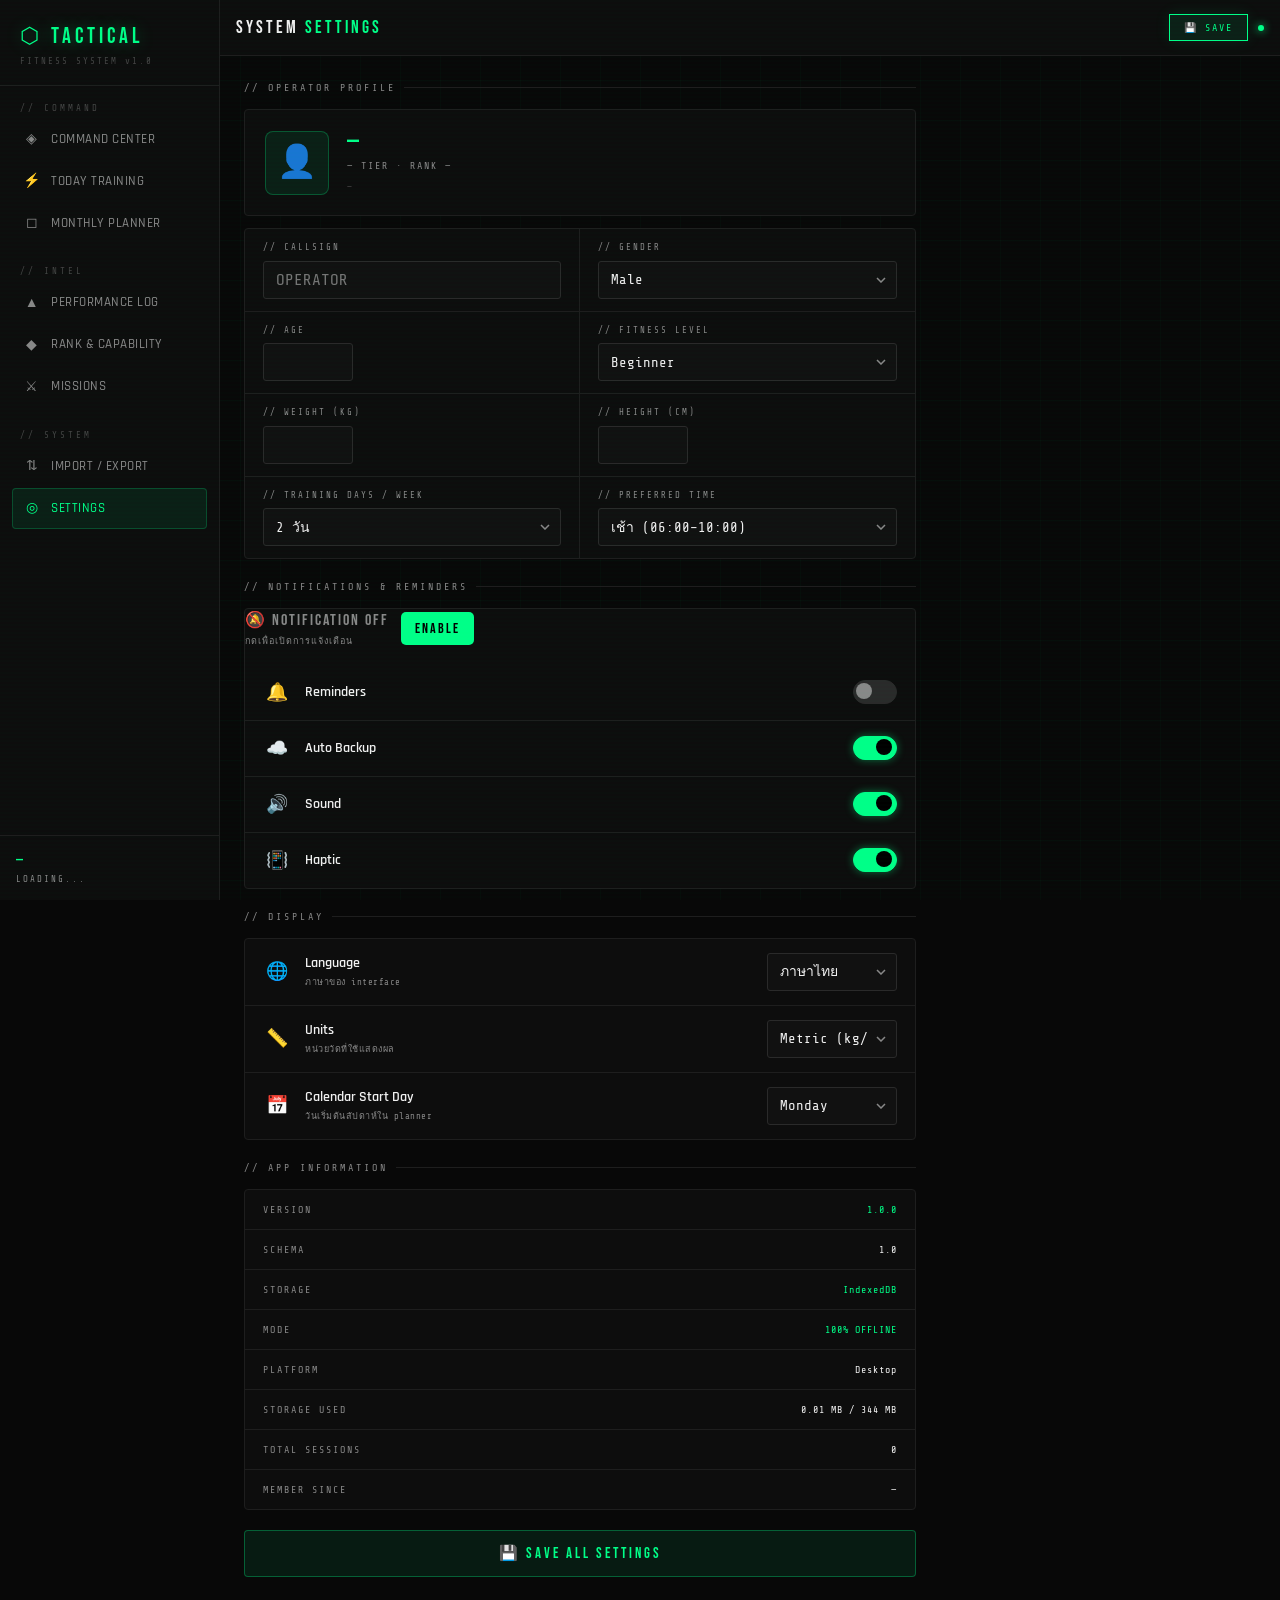
<file: pages/settings.html>
<!DOCTYPE html>
<html lang="th">
<head>
<meta charset="UTF-8">
<meta name="viewport" content="width=device-width, initial-scale=1.0, viewport-fit=cover">
<meta name="apple-mobile-web-app-capable" content="yes">
<meta name="apple-mobile-web-app-status-bar-style" content="black-translucent">
<meta name="theme-color" content="#000000">
<link rel="manifest" href="../manifest.json">
<link rel="apple-touch-icon" href="../icons/apple-touch-icon.png">
<title>TACTICAL FITNESS — SETTINGS</title>
<link rel="stylesheet" href="../css/base.css">
<link rel="stylesheet" href="../css/responsive.css">
<style>
.shell{display:flex;min-height:100vh;position:relative;z-index:1}
.sidebar{width:var(--sidebar-w);min-height:100vh;background:var(--bg2);border-right:1px solid var(--border);display:flex;flex-direction:column;position:fixed;left:0;top:0;bottom:0;z-index:100;transition:transform .3s var(--ease-out)}
.sidebar-logo{padding:20px 20px 16px;border-bottom:1px solid var(--border)}
.sidebar-logo-mark{font-family:var(--head);font-size:22px;letter-spacing:4px;color:var(--green);text-shadow:0 0 16px var(--green-glow)}
.sidebar-logo-sub{font-family:var(--mono);font-size:9px;color:var(--gray2);letter-spacing:2px;margin-top:2px}
.nav-section{padding:16px 12px 4px}
.nav-label{font-family:var(--mono);font-size:9px;color:var(--gray2);letter-spacing:3px;padding:0 8px;margin-bottom:4px}
.nav-item{display:flex;align-items:center;gap:10px;padding:9px 10px;border-radius:4px;cursor:pointer;text-decoration:none;color:var(--gray);font-family:var(--body);font-size:13px;font-weight:500;letter-spacing:.5px;transition:all .15s;border:1px solid transparent;margin-bottom:1px}
.nav-item:hover{background:var(--bg3);color:var(--white);border-color:var(--border)}
.nav-item.active{background:var(--green-dim);color:var(--green);border-color:rgba(0,255,136,.2)}
.nav-icon{font-size:14px;width:18px;text-align:center;flex-shrink:0}
.sidebar-footer{margin-top:auto;padding:14px 16px;border-top:1px solid var(--border)}
.sf-rank{font-family:var(--head);font-size:14px;color:var(--green);letter-spacing:1px}
.sf-callsign{font-family:var(--mono);font-size:9px;color:var(--gray);letter-spacing:2px;margin-top:2px}
.main{margin-left:var(--sidebar-w);flex:1;display:flex;flex-direction:column}
.topbar{height:var(--topbar-h);background:var(--bg2);border-bottom:1px solid var(--border);display:flex;align-items:center;padding:0 24px;gap:16px;position:sticky;top:0;z-index:50}
.topbar-title{font-family:var(--head);font-size:18px;letter-spacing:3px;color:var(--white)}
.topbar-title span{color:var(--green)}
.topbar-right{margin-left:auto;display:flex;align-items:center;gap:10px}
.topbar-dot{width:6px;height:6px;border-radius:50%;background:var(--green);box-shadow:0 0 8px var(--green);animation:pulse 2s ease infinite}
@keyframes pulse{0%,100%{opacity:1}50%{opacity:.3}}
.hamburger{display:none;flex-direction:column;gap:4px;cursor:pointer;padding:4px;background:none;border:none}
.hamburger span{display:block;width:20px;height:2px;background:var(--gray)}
.sidebar-overlay{
  max-height: 90vh;
  overflow-y: auto;
  -webkit-overflow-scrolling: touch;
  overscroll-behavior: contain;display:none;position:fixed;inset:0;background:rgba(0,0,0,.5);z-index:99}
.sidebar-overlay.show{display:block}

/* ── LAYOUT ── */
.content{padding:24px;display:flex;flex-direction:column;gap:20px;max-width:720px}
.section-header{font-family:var(--mono);font-size:10px;color:var(--gray);letter-spacing:3px;margin-bottom:14px;display:flex;align-items:center;gap:8px}
.section-header::after{content:'';flex:1;height:1px;background:var(--border)}

/* ── SETTINGS PANEL ── */
.settings-panel{background:var(--bg2);border:1px solid var(--border);border-radius:4px;overflow:hidden;animation:fadeUp .4s var(--ease-out) both}
@keyframes fadeUp{from{opacity:0;transform:translateY(10px)}to{opacity:1;transform:translateY(0)}}

.settings-row{
  display:flex;align-items:center;gap:14px;padding:14px 18px;
  border-bottom:1px solid var(--border);transition:background .12s;
}
.settings-row:last-child{border-bottom:none}
.settings-row:hover{background:rgba(255,255,255,.015)}
.settings-row.no-hover:hover{background:transparent}

.settings-icon{font-size:18px;width:28px;text-align:center;flex-shrink:0}
.settings-info{flex:1;min-width:0}
.settings-label{font-family:var(--body);font-size:14px;font-weight:600;color:var(--white)}
.settings-sub{font-family:var(--mono);font-size:9px;color:var(--gray);letter-spacing:.5px;margin-top:2px}
.settings-value{font-family:var(--mono);font-size:11px;color:var(--green);letter-spacing:1px;flex-shrink:0}

/* ── INPUT FIELDS ── */
.field-input{
  font-family:var(--mono);font-size:14px;background:var(--bg3);
  border:1px solid var(--border2);color:var(--white);padding:8px 12px;
  border-radius:3px;min-height:38px;transition:border-color .15s;
  -webkit-appearance:none;appearance:none;
}
.field-input:focus{outline:none;border-color:var(--green)}
.field-input.w-sm{width:90px}
.field-input.w-md{width:140px}

.field-select{
  font-family:var(--mono);font-size:14px;background:var(--bg3);
  border:1px solid var(--border2);color:var(--white);padding:8px 12px;
  border-radius:3px;min-height:38px;cursor:pointer;
  -webkit-appearance:none;appearance:none;
  background-image:url("data:image/svg+xml,%3Csvg xmlns='http://www.w3.org/2000/svg' width='10' height='6' viewBox='0 0 10 6'%3E%3Cpath d='M1 1l4 4 4-4' stroke='%23888' stroke-width='1.5' fill='none'/%3E%3C/svg%3E");
  background-repeat:no-repeat;background-position:right 10px center;padding-right:28px;
}
.field-select:focus{outline:none;border-color:var(--green)}

/* ── TOGGLE SWITCH ── */
.toggle{position:relative;width:44px;height:24px;flex-shrink:0;cursor:pointer}
.toggle input{opacity:0;width:0;height:0;position:absolute}
.toggle-track{
  position:absolute;inset:0;background:var(--border2);border-radius:12px;
  transition:background .2s;border:1px solid var(--border2);
}
.toggle input:checked + .toggle-track{background:var(--green);border-color:var(--green);box-shadow:0 0 8px var(--green-glow)}
.toggle-thumb{
  position:absolute;top:3px;left:3px;width:16px;height:16px;
  background:var(--gray);border-radius:50%;transition:all .2s;
}
.toggle input:checked ~ .toggle-thumb{left:23px;background:var(--black)}

/* ── PROFILE CARD ── */
.profile-card{
  background:var(--bg2);border:1px solid var(--border);border-radius:4px;
  padding:20px;display:flex;align-items:center;gap:18px;
  animation:fadeUp .4s var(--ease-out) both;
}
.profile-avatar{
  width:64px;height:64px;border-radius:8px;background:var(--green-dim);
  border:1px solid rgba(0,255,136,.25);display:flex;align-items:center;
  justify-content:center;font-size:32px;flex-shrink:0;
}
.profile-name{font-family:var(--head);font-size:24px;letter-spacing:2px;color:var(--green);line-height:1}
.profile-rank{font-family:var(--mono);font-size:10px;color:var(--gray);letter-spacing:2px;margin-top:4px}
.profile-stats{font-family:var(--mono);font-size:9px;color:var(--gray2);letter-spacing:1px;margin-top:6px;line-height:1.8}

/* ── FORM GRID ── */
.form-grid{display:grid;grid-template-columns:1fr 1fr;gap:0}
.form-field{padding:12px 18px;border-bottom:1px solid var(--border)}
.form-field:nth-child(odd){border-right:1px solid var(--border)}
.form-field:last-child,.form-field:nth-last-child(2):nth-child(odd){border-bottom:none}
.form-label{font-family:var(--mono);font-size:9px;color:var(--gray);letter-spacing:2px;margin-bottom:6px;display:block}

/* ── SAVE BUTTON ── */
.save-btn{
  display:flex;align-items:center;justify-content:center;gap:8px;
  padding:13px;background:var(--green-dim);border:1px solid rgba(0,255,136,.3);
  border-radius:4px;color:var(--green);font-family:var(--head);font-size:15px;
  letter-spacing:3px;cursor:pointer;transition:all .15s;width:100%;
}
.save-btn:hover{background:rgba(0,255,136,.12);box-shadow:0 0 16px var(--green-glow)}

/* ── VERSION INFO ── */
.version-row{
  display:flex;align-items:center;justify-content:space-between;padding:12px 18px;
  border-bottom:1px solid var(--border);
}
.version-row:last-child{border-bottom:none}
.ver-key{font-family:var(--mono);font-size:10px;color:var(--gray);letter-spacing:2px}
.ver-val{font-family:var(--mono);font-size:10px;color:var(--white);letter-spacing:1px}
.ver-val.green{color:var(--green)}

/* ── TOAST ── */
.toast{position:fixed;bottom:20px;left:50%;transform:translateX(-50%) translateY(16px);background:var(--bg2);border:1px solid var(--green);border-radius:4px;padding:10px 20px;font-family:var(--mono);font-size:11px;letter-spacing:1px;color:var(--green);z-index:999;opacity:0;transition:all .3s var(--ease-out);white-space:nowrap}
.toast.show{opacity:1;transform:translateX(-50%) translateY(0)}

@media(max-width:900px){
  .sidebar{transform:translateX(-100%)}
  .sidebar.open{transform:translateX(0)}
  .main{margin-left:0}
  .topbar{padding:0 16px}
  .content{padding:16px}
  .hamburger{display:flex}
  .form-grid{grid-template-columns:1fr}
  .form-field:nth-child(odd){border-right:none}
  .form-field{border-bottom:1px solid var(--border)}
  .form-field:last-child{border-bottom:none}
}
@supports(padding:env(safe-area-inset-bottom)){
  .content{padding-bottom:max(24px,env(safe-area-inset-bottom))}
}

/* ═══ RESPONSIVE + SAFE AREA (auto-injected) ═══ */
.shell { min-height:100dvh; }
.topbar {
  padding-top: env(safe-area-inset-top,0px);
  padding-left: max(16px,env(safe-area-inset-left,0px));
  padding-right: max(16px,env(safe-area-inset-right,0px));
}
.main, .content {
  padding-bottom: max(24px,env(safe-area-inset-bottom,24px));
}
.sidebar {
  padding-top: env(safe-area-inset-top,0px);
  padding-bottom: env(safe-area-inset-bottom,0px);
  overflow-y:auto; -webkit-overflow-scrolling:touch;
}

/* Mobile: sidebar slide-over */
@media(max-width:768px){
  .sidebar {
    width: min(260px,82vw) !important;
    transform: translateX(-100%);
    z-index:300;
  }
  .sidebar.open { transform:translateX(0); box-shadow:8px 0 40px rgba(0,0,0,.9); }
  .main, .content { margin-left:0 !important; }
  .topbar { left:0 !important; }
  .grid-2, .grid-3, .grid-4 { grid-template-columns:1fr 1fr; }
  .btn { min-height:44px; }
}
@media(max-width:480px){
  .grid-2, .grid-3 { grid-template-columns:1fr; }
  .card { padding:14px; }
  .topbar-logo, .topbar-title { font-size:16px; letter-spacing:2px; }
}
@media(max-width:390px){
  .topbar-clock { display:none; }
  .grid-4 { grid-template-columns:1fr 1fr; }
}
@media(max-height:500px) and (orientation:landscape){
  .topbar { height:44px; }
  .main { padding-top:44px !important; }
  .content { padding-top:44px !important; }
}


@media(max-width:480px){
  .settings-row{gap:10px}
  .settings-label{font-size:11px}
  .settings-sub{font-size:9px}
}
</style>
</head>
<body>
<div class="sidebar-overlay" id="overlay" onclick="closeSidebar()"></div>
<div class="shell">

  <aside class="sidebar" id="sidebar">
    <div class="sidebar-logo">
      <div class="sidebar-logo-mark">⬡ TACTICAL</div>
      <div class="sidebar-logo-sub">FITNESS SYSTEM v1.0</div>
    </div>
    <div class="nav-section">
      <div class="nav-label">// COMMAND</div>
      <a href="dashboard.html" class="nav-item"><span class="nav-icon">◈</span> COMMAND CENTER</a>
      <a href="training.html"  class="nav-item"><span class="nav-icon">⚡</span> TODAY TRAINING</a>
      <a href="planner.html"   class="nav-item"><span class="nav-icon">◻</span> MONTHLY PLANNER</a>
    </div>
    <div class="nav-section">
      <div class="nav-label">// INTEL</div>
      <a href="performance.html" class="nav-item"><span class="nav-icon">▲</span> PERFORMANCE LOG</a>
      <a href="rank.html"        class="nav-item"><span class="nav-icon">◆</span> RANK & CAPABILITY</a>
      <a href="missions.html"    class="nav-item"><span class="nav-icon">⚔</span> MISSIONS</a>
    </div>
    <div class="nav-section">
      <div class="nav-label">// SYSTEM</div>
      <a href="import-export.html" class="nav-item"><span class="nav-icon">⇅</span> IMPORT / EXPORT</a>
      <a href="settings.html"      class="nav-item active"><span class="nav-icon">◎</span> SETTINGS</a>
    </div>
    <div class="sidebar-footer">
      <div class="sf-rank" id="sb-rank">—</div>
      <div class="sf-callsign" id="sb-callsign">LOADING...</div>
    </div>
  </aside>

  <div class="main">
    <header class="topbar">
      <button class="hamburger" onclick="toggleSidebar()"><span></span><span></span><span></span></button>
      <div><div class="topbar-title">SYSTEM <span>SETTINGS</span></div></div>
      <div class="topbar-right">
        <button class="btn btn-primary" style="padding:7px 14px;font-size:10px;letter-spacing:2px;min-height:auto" onclick="saveAll()">💾 SAVE</button>
        <div class="topbar-dot"></div>
      </div>
    </header>

    <div class="content">

      <!-- ── OPERATOR PROFILE ── -->
      <div>
        <div class="section-header">// OPERATOR PROFILE</div>

        <div class="profile-card" style="margin-bottom:12px">
          <div class="profile-avatar" id="profile-avatar">👤</div>
          <div>
            <div class="profile-name" id="profile-name">—</div>
            <div class="profile-rank" id="profile-rank">— TIER · RANK —</div>
            <div class="profile-stats" id="profile-stats">—</div>
          </div>
        </div>

        <div class="settings-panel">
          <div class="form-grid">
            <div class="form-field">
              <label class="form-label">// CALLSIGN</label>
              <input type="text" class="field-input" id="f-callsign" maxlength="16" placeholder="OPERATOR" style="width:100%;font-size:16px">
            </div>
            <div class="form-field">
              <label class="form-label">// GENDER</label>
              <select class="field-select" id="f-gender" style="width:100%">
                <option value="male">Male</option>
                <option value="female">Female</option>
              </select>
            </div>
            <div class="form-field">
              <label class="form-label">// AGE</label>
              <input type="number" class="field-input w-sm" id="f-age" min="10" max="99" style="font-size:16px">
            </div>
            <div class="form-field">
              <label class="form-label">// FITNESS LEVEL</label>
              <select class="field-select" id="f-fitness" style="width:100%">
                <option value="beginner">Beginner</option>
                <option value="intermediate">Intermediate</option>
                <option value="advanced">Advanced</option>
              </select>
            </div>
            <div class="form-field">
              <label class="form-label">// WEIGHT (KG)</label>
              <input type="number" class="field-input w-sm" id="f-weight" min="30" max="200" step="0.5" style="font-size:16px">
            </div>
            <div class="form-field">
              <label class="form-label">// HEIGHT (CM)</label>
              <input type="number" class="field-input w-sm" id="f-height" min="100" max="250" style="font-size:16px">
            </div>
            <div class="form-field">
              <label class="form-label">// TRAINING DAYS / WEEK</label>
              <select class="field-select" id="f-days" style="width:100%">
                <option value="2">2 วัน</option>
                <option value="3">3 วัน</option>
                <option value="4">4 วัน</option>
                <option value="5">5 วัน</option>
                <option value="6">6 วัน</option>
              </select>
            </div>
            <div class="form-field">
              <label class="form-label">// PREFERRED TIME</label>
              <select class="field-select" id="f-time" style="width:100%">
                <option value="morning">เช้า (06:00–10:00)</option>
                <option value="afternoon">บ่าย (12:00–16:00)</option>
                <option value="evening">เย็น (17:00–21:00)</option>
              </select>
            </div>
          </div>
        </div>
      </div>

      <!-- ── NOTIFICATIONS ── -->
      <div>
        <div class="section-header">// NOTIFICATIONS & REMINDERS</div>
        <div class="settings-panel">
          <!-- Phase 1: Dynamic notification UI -->
          <div id="notif-settings-container">
            <div style="font-family:var(--mono);font-size:10px;color:var(--gray);padding:10px 0">กำลังโหลด...</div>
          </div>

          <!-- Fallback toggles (always present, hidden if notif-settings-container populates) -->
          <div id="fallback-toggles" style="display:none">
            <div class="settings-row no-hover">
              <div class="settings-icon">🔔</div>
              <div class="settings-info"><div class="settings-label">Reminders</div></div>
              <label class="toggle"><input type="checkbox" id="tog-reminder"><div class="toggle-track"></div><div class="toggle-thumb"></div></label>
            </div>
            <div class="settings-row no-hover">
              <div class="settings-icon">☁️</div>
              <div class="settings-info"><div class="settings-label">Auto Backup</div></div>
              <label class="toggle"><input type="checkbox" id="tog-backup" checked><div class="toggle-track"></div><div class="toggle-thumb"></div></label>
            </div>
            <div class="settings-row no-hover">
              <div class="settings-icon">🔊</div>
              <div class="settings-info"><div class="settings-label">Sound</div></div>
              <label class="toggle"><input type="checkbox" id="tog-sound" checked><div class="toggle-track"></div><div class="toggle-thumb"></div></label>
            </div>
            <div class="settings-row no-hover">
              <div class="settings-icon">📳</div>
              <div class="settings-info"><div class="settings-label">Haptic</div></div>
              <label class="toggle"><input type="checkbox" id="tog-haptic" checked><div class="toggle-track"></div><div class="toggle-thumb"></div></label>
            </div>
          </div>
        </div>
      </div>

      <!-- ── TRAINING DEFAULTS ── */
      <div>
        <div class="section-header">// TRAINING DEFAULTS</div>
        <div class="settings-panel">

          <div class="settings-row no-hover">
            <div class="settings-icon">⏱</div>
            <div class="settings-info">
              <div class="settings-label">Default Rest Time</div>
              <div class="settings-sub">เวลาพักระหว่าง set (วินาที)</div>
            </div>
            <select class="field-select" id="f-rest" style="width:110px">
              <option value="30">30s</option>
              <option value="45">45s</option>
              <option value="60" selected>60s</option>
              <option value="90">90s</option>
              <option value="120">120s</option>
            </select>
          </div>

          <div class="settings-row no-hover">
            <div class="settings-icon">📋</div>
            <div class="settings-info">
              <div class="settings-label">Default Sets</div>
              <div class="settings-sub">จำนวน set default ใน training</div>
            </div>
            <select class="field-select" id="f-sets" style="width:90px">
              <option value="2">2</option>
              <option value="3" selected>3</option>
              <option value="4">4</option>
              <option value="5">5</option>
            </select>
          </div>

          <div class="settings-row no-hover">
            <div class="settings-icon">🎯</div>
            <div class="settings-info">
              <div class="settings-label">Auto-Start Rest Timer</div>
              <div class="settings-sub">เริ่ม rest countdown อัตโนมัติหลัง log set</div>
            </div>
            <label class="toggle">
              <input type="checkbox" id="tog-autorest" checked>
              <div class="toggle-track"></div>
              <div class="toggle-thumb"></div>
            </label>
          </div>

          <div class="settings-row no-hover">
            <div class="settings-icon">📱</div>
            <div class="settings-info">
              <div class="settings-label">Keep Screen On</div>
              <div class="settings-sub">ป้องกันหน้าจอดับขณะออกกำลังกาย (WakeLock API)</div>
            </div>
            <label class="toggle">
              <input type="checkbox" id="tog-wakelock" checked>
              <div class="toggle-track"></div>
              <div class="toggle-thumb"></div>
            </label>
          </div>

        </div>
      </div>

      <!-- ── DISPLAY ── -->
      <div>
        <div class="section-header">// DISPLAY</div>
        <div class="settings-panel">

          <div class="settings-row no-hover">
            <div class="settings-icon">🌐</div>
            <div class="settings-info">
              <div class="settings-label">Language</div>
              <div class="settings-sub">ภาษาของ interface</div>
            </div>
            <select class="field-select" id="f-lang" style="width:130px">
              <option value="th">ภาษาไทย</option>
              <option value="en">English</option>
            </select>
          </div>

          <div class="settings-row no-hover">
            <div class="settings-icon">📏</div>
            <div class="settings-info">
              <div class="settings-label">Units</div>
              <div class="settings-sub">หน่วยวัดที่ใช้แสดงผล</div>
            </div>
            <select class="field-select" id="f-units" style="width:130px">
              <option value="metric">Metric (kg/km)</option>
              <option value="imperial">Imperial (lb/mi)</option>
            </select>
          </div>

          <div class="settings-row no-hover">
            <div class="settings-icon">📅</div>
            <div class="settings-info">
              <div class="settings-label">Calendar Start Day</div>
              <div class="settings-sub">วันเริ่มต้นสัปดาห์ใน planner</div>
            </div>
            <select class="field-select" id="f-weekstart" style="width:130px">
              <option value="0">Sunday</option>
              <option value="1">Monday</option>
            </select>
          </div>

        </div>
      </div>

      <!-- ── APP INFO ── -->
      <div>
        <div class="section-header">// APP INFORMATION</div>
        <div class="settings-panel">
          <div class="version-row">
            <span class="ver-key">VERSION</span>
            <span class="ver-val green">1.0.0</span>
          </div>
          <div class="version-row">
            <span class="ver-key">SCHEMA</span>
            <span class="ver-val">1.0</span>
          </div>
          <div class="version-row">
            <span class="ver-key">STORAGE</span>
            <span class="ver-val green">IndexedDB</span>
          </div>
          <div class="version-row">
            <span class="ver-key">MODE</span>
            <span class="ver-val green">100% OFFLINE</span>
          </div>
          <div class="version-row">
            <span class="ver-key">PLATFORM</span>
            <span class="ver-val" id="info-platform">—</span>
          </div>
          <div class="version-row">
            <span class="ver-key">STORAGE USED</span>
            <span class="ver-val" id="info-storage">—</span>
          </div>
          <div class="version-row">
            <span class="ver-key">TOTAL SESSIONS</span>
            <span class="ver-val" id="info-sessions">—</span>
          </div>
          <div class="version-row">
            <span class="ver-key">MEMBER SINCE</span>
            <span class="ver-val" id="info-since">—</span>
          </div>
        </div>
      </div>

      <!-- ── SAVE BUTTON ── -->
      <button class="save-btn" onclick="saveAll()">
        💾 SAVE ALL SETTINGS
      </button>

    </div>
  </div>
</div>

<div class="toast" id="toast"></div>

<script src="../js/schema.js"></script>
<script src="../js/storage.js"></script>
<script src="../js/phase1-notifications.js"></script>
<script>
'use strict';

const RANK_ICONS = {civilian:'👤',enlisted:'🪖',nco:'⚙️',officer:'⭐',general:'🌟'};
let _profile = null;

function toggleSidebar(){document.getElementById('sidebar').classList.toggle('open');document.getElementById('overlay').classList.toggle('show')}
function closeSidebar(){document.getElementById('sidebar').classList.remove('open');document.getElementById('overlay').classList.remove('show');_unlockScroll();}

function toast(msg, ok=true){
  const el=document.getElementById('toast');
  el.textContent=msg;
  el.style.borderColor=ok?'var(--green)':'var(--amber)';
  el.style.color=ok?'var(--green)':'var(--amber)';
  el.classList.add('show');
  setTimeout(()=>el.classList.remove('show'),2500);
}

function fmtDate(ts){
  if(!ts) return '—';
  const d=new Date(ts);
  return `${d.getDate()}/${d.getMonth()+1}/${d.getFullYear()+543}`;
}

/* ── LOAD PREFS from localStorage ── */
function loadPrefs(){
  const prefs = JSON.parse(localStorage.getItem('tf_prefs')||'{}');
  // Show fallback toggles if notif-settings-container didn't populate
  setTimeout(() => {
    const notifContainer = document.getElementById('notif-settings-container');
    const fallback = document.getElementById('fallback-toggles');
    if (fallback && notifContainer) {
      const isEmpty = notifContainer.querySelector('[id^="notif-"]') === null;
      if (isEmpty) fallback.style.display = 'block';
    }
  }, 500);
  setToggle('tog-reminder', prefs.reminder??false);
  setToggle('tog-backup',   prefs.backup??true);
  setToggle('tog-sound',    prefs.sound??true);
  setToggle('tog-haptic',   prefs.haptic??true);
  setToggle('tog-autorest', prefs.autoRest??true);
  setToggle('tog-wakelock', prefs.wakeLock??true);
  setVal('f-rest',      prefs.defaultRest||'60');
  setVal('f-sets',      prefs.defaultSets||'3');
  setVal('f-lang',      prefs.lang||'th');
  setVal('f-units',     prefs.units||'metric');
  setVal('f-weekstart', prefs.weekStart||'1');
}

function setToggle(id, val){
  const el=document.getElementById(id);
  if(el) el.checked=val;
}
function setVal(id, val){
  const el=document.getElementById(id);
  if(el) el.value=val;
}

/* ── POPULATE PROFILE FIELDS ── */
function populateProfile(p){
  if(!p) return;
  const rank=RANKS[p.rankIndex||0];
  document.getElementById('profile-avatar').textContent = RANK_ICONS[rank?.tier]||'👤';
  document.getElementById('profile-name').textContent   = p.callsign||'OPERATOR';
  document.getElementById('profile-rank').textContent   = `${(rank?.tier||'').toUpperCase()} TIER · ${rank?.name||'—'}`;
  document.getElementById('profile-stats').textContent  =
    `ฝึกรวม ${p.totalDaysActive||0} วัน  ·  Streak ${p.currentStreak||0} วัน  ·  Longest ${p.longestStreak||0} วัน`;

  // Sidebar
  document.getElementById('sb-rank').textContent     = rank?.name||'—';
  document.getElementById('sb-callsign').textContent = p.callsign||'OPERATOR';

  // Form fields
  setVal('f-callsign', p.callsign||'');
  setVal('f-gender',   p.gender||'male');
  setVal('f-age',      p.age||25);
  setVal('f-fitness',  p.fitnessLevel||'beginner');
  setVal('f-weight',   p.weight||70);
  setVal('f-height',   p.height||170);
  setVal('f-days',     p.trainingDaysPerWeek||3);
  setVal('f-time',     p.preferredTime||'morning');
}

/* ── SAVE ALL ── */
async function saveAll(){
  try {
    // Profile
    await Storage.User.update({
      callsign:           document.getElementById('f-callsign').value.trim().toUpperCase() || 'OPERATOR',
      gender:             document.getElementById('f-gender').value,
      age:                parseInt(document.getElementById('f-age').value)||25,
      fitnessLevel:       document.getElementById('f-fitness').value,
      weight:             parseFloat(document.getElementById('f-weight').value)||70,
      height:             parseInt(document.getElementById('f-height').value)||170,
      trainingDaysPerWeek:parseInt(document.getElementById('f-days').value)||3,
      preferredTime:      document.getElementById('f-time').value,
    });

    // Prefs to localStorage
    const prefs = {
      reminder:    document.getElementById('tog-reminder')?.checked ?? false,
      backup:      document.getElementById('tog-backup')?.checked ?? true,
      sound:       document.getElementById('tog-sound')?.checked ?? true,
      haptic:      document.getElementById('tog-haptic')?.checked ?? true,
      autoRest:    document.getElementById('tog-autorest').checked,
      wakeLock:    document.getElementById('tog-wakelock').checked,
      defaultRest: document.getElementById('f-rest').value,
      defaultSets: document.getElementById('f-sets').value,
      lang:        document.getElementById('f-lang').value,
      units:       document.getElementById('f-units').value,
      weekStart:   document.getElementById('f-weekstart').value,
    };
    localStorage.setItem('tf_prefs', JSON.stringify(prefs));

    // Refresh profile card
    _profile = await Storage.User.get();
    populateProfile(_profile);

    toast('✓ บันทึก settings แล้ว');
  } catch(err) {
    toast('บันทึกไม่สำเร็จ: '+err.message, false);
  }
}

/* ── APP INFO ── */
async function loadAppInfo(){
  // Platform
  const ua = navigator.userAgent;
  const platform = /iPhone|iPad/.test(ua) ? 'iOS Safari'
    : /Android/.test(ua) ? 'Android'
    : /Mac/.test(ua) ? 'macOS'
    : 'Desktop';
  document.getElementById('info-platform').textContent = platform;

  // Sessions
  const logs = await Storage.Logs.getAll().catch(()=>[]);
  document.getElementById('info-sessions').textContent = logs.length;

  // Storage
  if(navigator.storage?.estimate){
    const {usage,quota} = await navigator.storage.estimate();
    document.getElementById('info-storage').textContent =
      `${(usage/1024/1024).toFixed(2)} MB / ${(quota/1024/1024).toFixed(0)} MB`;
  }

  // Member since
  if(_profile?.createdAt){
    document.getElementById('info-since').textContent = fmtDate(_profile.createdAt);
  }
}

/* ── BOOTSTRAP ── */
async function bootstrap(){
  try {
    await Storage.init();
    _profile = await Storage.User.get();
    if(_profile) populateProfile(_profile);
    loadPrefs();
    loadAppInfo();
    // Phase 1: Render notification settings UI
    if (window.NotificationSystem) NotificationSystem.renderSettingsUI('notif-settings-container');
  } catch(err) {
    console.error('[Settings] Bootstrap:', err);
  }
}

document.addEventListener('DOMContentLoaded', bootstrap);

/* ─── Popup helpers ─── */
function _lockScroll()   { document.body.style.overflow='hidden'; }
function _unlockScroll() { document.body.style.overflow=''; }
function _showOverlay(el){ if(el){ el.classList.add('show'); _lockScroll(); } }
function _hideOverlay(el){ if(el){ el.classList.remove('show'); _unlockScroll(); } }
// swipe-down to close bottom sheets
(function(){
  let startY=0;
  document.addEventListener('touchstart',e=>{ startY=e.touches[0].clientY; },{passive:true});
  document.addEventListener('touchend',e=>{
    const dy=e.changedTouches[0].clientY-startY;
    if(dy>80){
      document.querySelectorAll('.bottom-panel.show,.modal-overlay.show').forEach(el=>{
        el.classList.remove('show'); _unlockScroll();
      });
    }
  },{passive:true});
})();

</script>
</body>
</html>
</file>
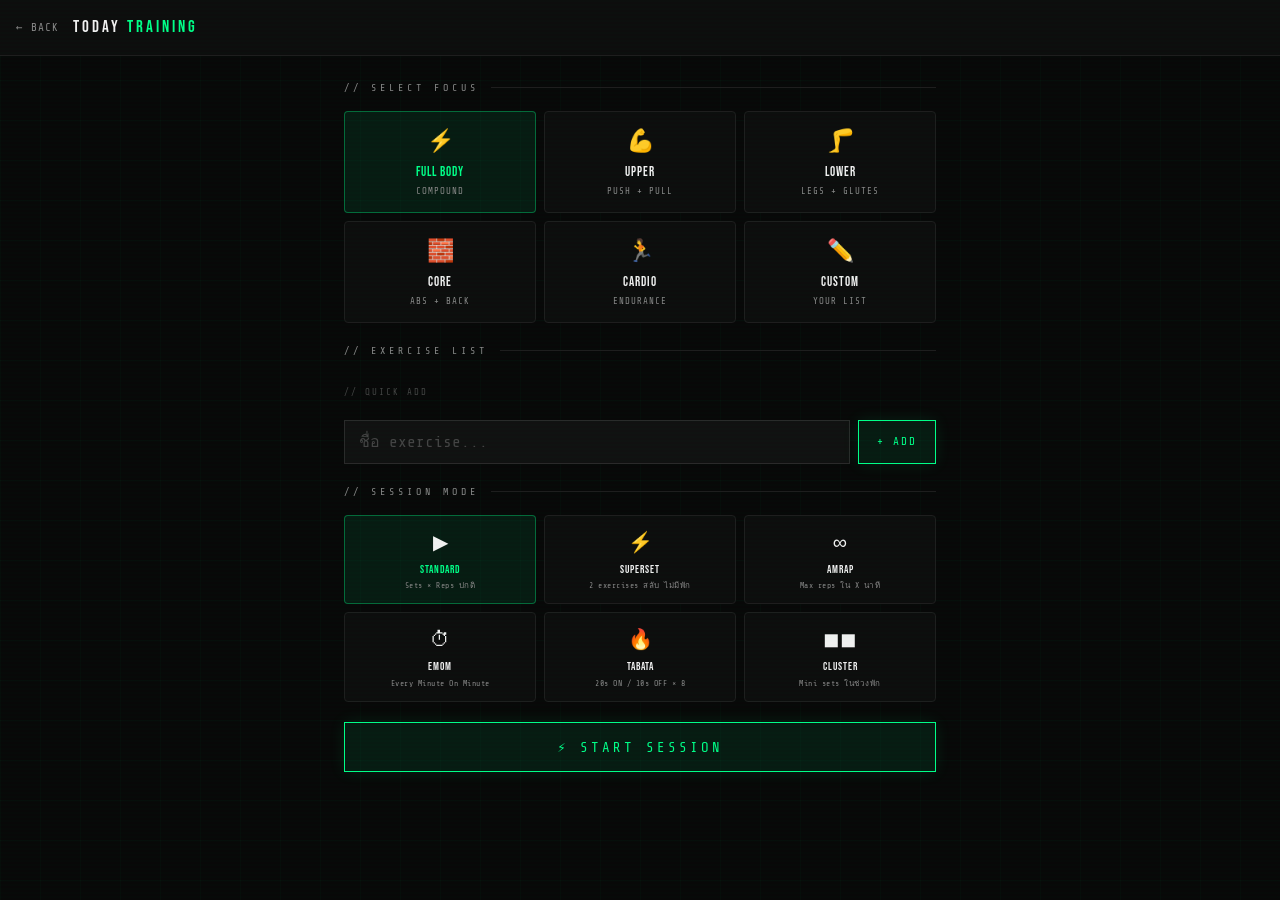
<file: pages/training.html>
<!DOCTYPE html>
<html lang="th">
<head>
<meta charset="UTF-8">
<meta name="viewport" content="width=device-width, initial-scale=1.0, viewport-fit=cover">
<meta name="apple-mobile-web-app-capable" content="yes">
<meta name="apple-mobile-web-app-status-bar-style" content="black-translucent">
<meta name="theme-color" content="#000000">
<link rel="manifest" href="../manifest.json">
<link rel="apple-touch-icon" href="../icons/apple-touch-icon.png">
<title>TACTICAL FITNESS — TODAY TRAINING</title>
<link rel="stylesheet" href="../css/base.css">
<link rel="stylesheet" href="../css/responsive.css">
<style>

/* ══════════════════════════════
   SCREENS / VIEWS
   screens: #screen-setup, #screen-active, #screen-summary
══════════════════════════════ */
.screen { display: none; min-height: 100vh; flex-direction: column; position: relative; z-index: 1; }
.screen.visible { display: flex; }

/* ══════════════════════════════
   TOPBAR (shared)
══════════════════════════════ */
.topbar {
  height: var(--topbar-h);
  background: var(--bg2);
  border-bottom: 1px solid var(--border);
  display: flex;
  align-items: center;
  padding: 0 20px;
  gap: 14px;
  position: sticky; top: 0; z-index: 50;
  flex-shrink: 0;
}
.topbar-back {
  font-family: var(--mono); font-size: 11px; letter-spacing: 1px;
  color: var(--gray); cursor: pointer; padding: 6px 0;
  display: flex; align-items: center; gap: 6px;
  background: none; border: none;
}
.topbar-back:hover { color: var(--green); }
.topbar-title { font-family: var(--head); font-size: 17px; letter-spacing: 3px; color: var(--white); }
.topbar-title span { color: var(--green); }
.topbar-right { margin-left: auto; display: flex; align-items: center; gap: 14px; }
.session-clock { font-family: var(--mono); font-size: 13px; color: var(--amber); letter-spacing: 2px; }
.topbar-dot { width: 6px; height: 6px; border-radius: 50%; background: var(--green); box-shadow: 0 0 8px var(--green); animation: pulse 2s ease infinite; }
@keyframes pulse { 0%,100%{opacity:1} 50%{opacity:.3} }

/* ══════════════════════════════
   SCREEN 1 — SETUP
══════════════════════════════ */
.setup-content { padding: 24px; max-width: 640px; width: 100%; margin: 0 auto; display: flex; flex-direction: column; gap: 20px; }

.focus-grid { display: grid; grid-template-columns: repeat(3, 1fr); gap: 8px; }
.focus-card {
  padding: 14px 10px;
  background: var(--bg2); border: 1px solid var(--border); border-radius: 4px;
  text-align: center; cursor: pointer; transition: all .15s;
}
.focus-card:hover { border-color: var(--border2); }
.focus-card.selected { background: var(--green-dim); border-color: rgba(0,255,136,.35); }
.focus-icon { font-size: 22px; margin-bottom: 4px; }
.focus-name { font-family: var(--head); font-size: 13px; letter-spacing: 1px; color: var(--white); }
.focus-sub  { font-family: var(--mono); font-size: 9px; color: var(--gray); letter-spacing: 1px; margin-top: 2px; }
.focus-card.selected .focus-name { color: var(--green); }

.exercise-list { display: flex; flex-direction: column; gap: 8px; }
.exercise-row {
  display: flex; align-items: center; gap: 10px;
  padding: 12px 14px;
  background: var(--bg2); border: 1px solid var(--border); border-radius: 4px;
  cursor: pointer; transition: all .15s;
  user-select: none;
}
.exercise-row:hover { border-color: var(--border2); }
.exercise-row.checked { background: var(--green-dim); border-color: rgba(0,255,136,.25); }
.ex-check { width: 18px; height: 18px; border-radius: 2px; border: 1px solid var(--border2); display: flex; align-items: center; justify-content: center; flex-shrink: 0; font-size: 10px; transition: all .15s; }
.exercise-row.checked .ex-check { background: var(--green); border-color: var(--green); color: var(--black); font-weight: 700; }
.ex-name { font-family: var(--body); font-size: 13px; font-weight: 600; color: var(--white); flex: 1; }
.exercise-row.checked .ex-name { color: var(--green); }
.ex-meta { font-family: var(--mono); font-size: 10px; color: var(--gray); }

.add-exercise-row { display: flex; gap: 8px; }
.add-exercise-row .input { flex: 1; }

.quick-add-grid { display: flex; flex-wrap: wrap; gap: 6px; margin-top: 8px; }
.quick-chip {
  font-family: var(--mono); font-size: 9px; letter-spacing: 1px;
  padding: 5px 10px; border: 1px solid var(--border2); background: var(--bg3); color: var(--gray);
  cursor: pointer; border-radius: 2px; transition: all .15s;
}
.quick-chip:hover { border-color: var(--green); color: var(--green); }

/* ══════════════════════════════
   SCREEN 2 — ACTIVE WORKOUT
══════════════════════════════ */
.active-layout { display: flex; flex-direction: column; flex: 1; }

/* ── Progress Header ── */
.session-progress {
  background: var(--bg2); border-bottom: 1px solid var(--border);
  padding: 12px 20px;
}
.progress-meta { display: flex; justify-content: space-between; align-items: center; margin-bottom: 6px; }
.prog-label { font-family: var(--mono); font-size: 9px; color: var(--gray); letter-spacing: 2px; }
.prog-count { font-family: var(--head); font-size: 16px; color: var(--green); }
.progress-bar { height: 3px; background: var(--border); border-radius: 2px; overflow: hidden; }
.progress-fill { height: 100%; background: var(--green); box-shadow: 0 0 8px var(--green-glow); transition: width .6s var(--ease-out); }

/* ── Exercise List (side panel on desktop / top on mobile) ── */
.active-body { display: flex; flex: 1; overflow: hidden; }

.ex-sidebar {
  width: 240px; border-right: 1px solid var(--border); background: var(--bg2);
  overflow-y: auto; flex-shrink: 0;
}
.ex-sidebar-item {
  padding: 12px 16px; border-bottom: 1px solid var(--border);
  cursor: pointer; transition: background .15s;
  display: flex; align-items: center; gap: 10px;
}
.ex-sidebar-item:hover { background: var(--bg3); }
.ex-sidebar-item.current { background: var(--green-dim); border-left: 2px solid var(--green); }
.ex-sidebar-item.done    { opacity: .5; }
.ex-sidebar-item.done .ex-si-name { text-decoration: line-through; }
.ex-si-num  { font-family: var(--mono); font-size: 9px; color: var(--gray2); width: 16px; }
.ex-si-name { font-family: var(--body); font-size: 12px; font-weight: 600; color: var(--white); flex: 1; }
.ex-sidebar-item.current .ex-si-name { color: var(--green); }
.ex-si-check { font-size: 12px; color: var(--green); }

/* ── Active Panel ── */
.active-main { flex: 1; display: flex; flex-direction: column; overflow-y: auto; padding: 20px; gap: 16px; }

/* Current exercise header */
.ex-header-card {
  background: var(--bg2); border: 1px solid var(--border); border-radius: 4px; padding: 20px;
  position: relative; overflow: hidden;
}
.ex-header-card::before { content:''; position:absolute; top:0;left:0;right:0; height:2px; background: var(--green); box-shadow:0 0 8px var(--green-glow); }
.ex-num-badge { font-family: var(--mono); font-size: 9px; color: var(--gray); letter-spacing: 2px; margin-bottom: 6px; }
.ex-title { font-family: var(--head); font-size: 28px; letter-spacing: 2px; color: var(--white); line-height: 1; }
.ex-desc  { font-family: var(--mono); font-size: 10px; color: var(--gray); letter-spacing: 1px; margin-top: 6px; }

/* Sets tracker */
.sets-section { background: var(--bg2); border: 1px solid var(--border); border-radius: 4px; padding: 18px; }
.sets-header { display: flex; justify-content: space-between; align-items: center; margin-bottom: 14px; }
.sets-title { font-family: var(--mono); font-size: 10px; color: var(--gray); letter-spacing: 3px; }
.sets-progress { font-family: var(--head); font-size: 14px; color: var(--amber); }

.set-row {
  display: flex; align-items: center; gap: 12px; padding: 10px 0;
  border-bottom: 1px solid var(--border);
}
.set-row:last-child { border-bottom: none; }
.set-num { font-family: var(--mono); font-size: 10px; color: var(--gray2); width: 36px; }
.set-target { font-family: var(--mono); font-size: 11px; color: var(--gray); flex: 1; }

/* Reps input spinner */
.reps-spinner { display: flex; align-items: center; gap: 0; }
.spin-btn {
  width: 36px; height: 36px; border: 1px solid var(--border2); background: var(--bg3);
  color: var(--white); font-size: 18px; cursor: pointer; display: flex; align-items: center; justify-content: center;
  transition: all .12s; font-family: var(--mono); user-select: none;
}
.spin-btn:hover { border-color: var(--green); color: var(--green); }
.spin-btn:active { background: var(--green-dim); }
.spin-btn.left  { border-radius: 3px 0 0 3px; }
.spin-btn.right { border-radius: 0 3px 3px 0; }
.spin-val {
  width: 52px; height: 36px; background: var(--bg3); border-top: 1px solid var(--border2); border-bottom: 1px solid var(--border2);
  display: flex; align-items: center; justify-content: center;
  font-family: var(--head); font-size: 20px; color: var(--white); letter-spacing: 1px;
}

/* Timed set */
.timed-val { font-family: var(--head); font-size: 18px; color: var(--amber); flex: 1; text-align: right; }

.set-done-btn {
  padding: 8px 14px; border: 1px solid var(--border2); background: var(--bg3);
  color: var(--gray); font-family: var(--mono); font-size: 9px; letter-spacing: 2px;
  cursor: pointer; border-radius: 3px; transition: all .15s; white-space: nowrap;
  min-height: 36px;
}
.set-done-btn:hover { border-color: var(--green); color: var(--green); background: var(--green-dim); }
.set-done-btn.confirmed { background: var(--green-dim); border-color: var(--green); color: var(--green); }

/* ── REST TIMER ── */
.rest-overlay {
  max-height: 90vh;
  overflow-y: auto;
  -webkit-overflow-scrolling: touch;
  overscroll-behavior: contain;
  position: fixed; inset: 0; z-index: 200;
  background: rgba(0,0,0,.92); display: none;
  flex-direction: column; align-items: center; justify-content: center;
  gap: 16px;
}
.rest-overlay.show { display: flex; }

.rest-ring {
  position: relative; width: 180px; height: 180px;
}
.rest-ring svg { position: absolute; inset: 0; transform: rotate(-90deg); }
.rest-ring-bg    { fill: none; stroke: var(--border);  stroke-width: 6; }
.rest-ring-fill  { fill: none; stroke: var(--green);   stroke-width: 6; stroke-linecap: round; transition: stroke-dashoffset .9s linear; }
.rest-ring-center {
  position: absolute; inset: 0;
  display: flex; flex-direction: column; align-items: center; justify-content: center;
}
.rest-num   { font-family: var(--head); font-size: 52px; color: var(--green); letter-spacing: 2px; line-height: 1; text-shadow: 0 0 24px var(--green-glow); }
.rest-label { font-family: var(--mono); font-size: 10px; color: var(--gray); letter-spacing: 3px; }

.rest-title  { font-family: var(--head); font-size: 20px; letter-spacing: 4px; color: var(--white); }
.rest-next   { font-family: var(--mono); font-size: 10px; color: var(--gray); letter-spacing: 2px; }
.rest-skip   { font-family: var(--mono); font-size: 10px; letter-spacing: 2px; padding: 8px 20px; border: 1px solid var(--border2); background: var(--bg3); color: var(--gray); cursor: pointer; margin-top: 8px; }
.rest-skip:hover { border-color: var(--amber); color: var(--amber); }
.rest-overlay { padding-bottom: max(24px,env(safe-area-inset-bottom,24px)); }

/* ── Exercise nav buttons ── */
.ex-nav-row { display: flex; gap: 10px; }
.ex-nav-row .btn { flex: 1; }

/* ══════════════════════════════
   SCREEN 3 — SUMMARY
══════════════════════════════ */
.summary-content {
  padding: 24px; max-width: 640px; width: 100%; margin: 0 auto;
  display: flex; flex-direction: column; gap: 20px;
  animation: fadeInUp .5s var(--ease-out) both;
}
@keyframes fadeInUp { from{opacity:0;transform:translateY(16px)} to{opacity:1;transform:translateY(0)} }

.summary-hero {
  background: var(--bg2); border: 1px solid var(--border); border-radius: 4px;
  padding: 28px 24px; text-align: center; position: relative; overflow: hidden;
}
.summary-hero::before { content:''; position:absolute; top:0;left:0;right:0; height:2px; background: linear-gradient(90deg, transparent, var(--green), transparent); }
.summary-icon  { font-size: 56px; display: block; margin-bottom: 12px; animation: popIn .4s var(--ease-out) .1s both; }
.summary-grade { font-family: var(--head); font-size: 48px; letter-spacing: 4px; line-height: 1; margin-bottom: 6px; }
.summary-grade.S { color: var(--green); text-shadow: 0 0 20px var(--green-glow); }
.summary-grade.A { color: var(--green); }
.summary-grade.B { color: var(--amber); }
.summary-grade.C { color: var(--gray); }
.summary-label { font-family: var(--mono); font-size: 10px; color: var(--gray); letter-spacing: 3px; }
@keyframes popIn { from{transform:scale(.5);opacity:0} to{transform:scale(1);opacity:1} }

.summary-stats { display: grid; grid-template-columns: repeat(3, 1fr); gap: 10px; }
.sum-stat {
  background: var(--bg2); border: 1px solid var(--border); border-radius: 4px; padding: 14px;
  text-align: center;
}
.sum-stat-val { font-family: var(--head); font-size: 28px; color: var(--white); letter-spacing: 1px; line-height: 1; }
.sum-stat-unit { font-family: var(--mono); font-size: 9px; color: var(--gray); letter-spacing: 2px; margin-top: 4px; }

.ex-summary-list { display: flex; flex-direction: column; gap: 8px; }
.ex-sum-row {
  background: var(--bg2); border: 1px solid var(--border); border-radius: 4px;
  padding: 12px 16px; display: flex; align-items: center; gap: 12px;
}
.ex-sum-icon { font-size: 16px; flex-shrink: 0; }
.ex-sum-name { font-family: var(--body); font-size: 13px; font-weight: 600; color: var(--white); flex: 1; }
.ex-sum-sets { font-family: var(--mono); font-size: 10px; color: var(--gray); }
.ex-sum-reps { font-family: var(--head); font-size: 18px; color: var(--green); letter-spacing: 1px; }
.ex-sum-badge { padding: 3px 8px; border: 1px solid var(--green); color: var(--green); background: var(--green-dim); font-family: var(--mono); font-size: 8px; letter-spacing: 1px; border-radius: 2px; }
.ex-sum-badge.skip { border-color: var(--gray2); color: var(--gray2); background: transparent; }

.pr-alert {
  background: var(--green-dim); border: 1px solid rgba(0,255,136,.3); border-radius: 4px;
  padding: 14px 16px; display: flex; align-items: center; gap: 12px;
  animation: fadeInUp .4s var(--ease-out) .3s both;
}
.pr-alert-icon { font-size: 24px; }
.pr-alert-text { font-family: var(--mono); font-size: 10px; color: var(--green); letter-spacing: 1px; line-height: 1.6; }

.notes-area {
  font-family: var(--mono); font-size: 14px; background: var(--bg3);
  border: 1px solid var(--border2); color: var(--white); padding: 12px 14px;
  width: 100%; height: 80px; resize: none; border-radius: 3px;
}
.notes-area:focus { outline: none; border-color: var(--green); }

/* ══════════════════════════════
   SESSION MODE SELECTOR
══════════════════════════════ */
.mode-grid { display: grid; grid-template-columns: repeat(3, 1fr); gap: 8px; }
.mode-card {
  padding: 12px 8px; background: var(--bg2); border: 1px solid var(--border);
  border-radius: 4px; text-align: center; cursor: pointer; transition: all .15s;
}
.mode-card:hover { border-color: var(--border2); }
.mode-card.selected { background: var(--green-dim); border-color: rgba(0,255,136,.35); }
.mode-icon { font-size: 20px; margin-bottom: 4px; }
.mode-name { font-family: var(--head); font-size: 11px; letter-spacing: 1px; color: var(--white); }
.mode-desc { font-family: var(--mono); font-size: 8px; color: var(--gray); letter-spacing: .5px; margin-top: 2px; line-height: 1.4; }
.mode-card.selected .mode-name { color: var(--green); }

/* AMRAP / EMOM / Tabata config panels */
.mode-config { display: none; background: var(--bg3); border: 1px solid var(--border); border-radius: 4px; padding: 14px; margin-top: 8px; }
.mode-config.visible { display: block; }
.mode-config-row { display: flex; align-items: center; justify-content: space-between; gap: 10px; margin-bottom: 8px; }
.mode-config-row:last-child { margin-bottom: 0; }
.mode-config-label { font-family: var(--mono); font-size: 10px; color: var(--gray); letter-spacing: 1px; }
.mode-config input[type=number] {
  width: 70px; font-family: var(--head); font-size: 18px; text-align: center;
  background: var(--bg2); border: 1px solid var(--border2); color: var(--green);
  padding: 4px; border-radius: 3px;
}

/* ══════════════════════════════
   LIVE COACH PANEL
══════════════════════════════ */
.coach-panel {
  position: fixed; bottom: 0; left: 0; right: 0; z-index: 200;
  background: var(--bg2); border-top: 1px solid var(--border);
  border-radius: 16px 16px 0 0;
  padding: 0 16px max(12px,env(safe-area-inset-bottom,12px));
  display: flex; align-items: flex-start; gap: 12px;
  transform: translateY(100%); transition: transform .3s var(--ease-out);
}
.coach-panel.show { transform: translateY(0); }
.coach-icon { font-size: 22px; flex-shrink: 0; margin-top: 2px; }
.coach-body { flex: 1; }
.coach-type { font-family: var(--mono); font-size: 9px; color: var(--gray); letter-spacing: 2px; margin-bottom: 3px; }
.coach-msg  { font-family: var(--body); font-size: 13px; color: var(--white); line-height: 1.5; }
.coach-action { font-family: var(--mono); font-size: 9px; color: var(--green); letter-spacing: 1px; margin-top: 4px; }
.coach-close { background: none; border: none; color: var(--gray); font-size: 16px; cursor: pointer; padding: 0; flex-shrink: 0; align-self: flex-start; }
.coach-close:hover { color: var(--white); }

/* RPE selector (after set done) */
.rpe-bar {
  display: none; align-items: center; gap: 6px; margin-top: 8px;
  background: var(--bg3); border: 1px solid var(--border); border-radius: 4px;
  padding: 8px 10px;
}
.rpe-bar.show { display: flex; }
.rpe-label { font-family: var(--mono); font-size: 9px; color: var(--gray); letter-spacing: 1px; flex-shrink: 0; }
.rpe-btns { display: flex; gap: 4px; flex-wrap: wrap; }
.rpe-btn {
  width: 26px; height: 26px; border-radius: 3px; border: 1px solid var(--border2);
  background: var(--bg2); color: var(--gray); font-family: var(--mono); font-size: 10px;
  cursor: pointer; display: flex; align-items: center; justify-content: center;
  transition: all .1s;
}
.rpe-btn:hover { border-color: var(--green); color: var(--green); }
.rpe-btn.selected { background: var(--green-dim); border-color: var(--green); color: var(--green); font-weight: 700; }

/* AMRAP / Tabata / EMOM active timers */
.interval-overlay {
  position: fixed; inset: 0; z-index: 180;
  background: rgba(0,0,0,.95); display: none;
  flex-direction: column; align-items: center; justify-content: center;
  gap: 16px;
}
.interval-overlay.show { display: flex; }
.interval-phase { font-family: var(--mono); font-size: 11px; letter-spacing: 4px; color: var(--gray); }
.interval-time  { font-family: var(--head); font-size: 80px; line-height: 1; color: var(--green); text-shadow: 0 0 40px var(--green-glow); letter-spacing: 4px; }
.interval-sub   { font-family: var(--mono); font-size: 13px; color: var(--gray2); letter-spacing: 2px; }
.interval-reps-row { display: flex; gap: 12px; }
.interval-reps-btn { font-family: var(--head); font-size: 32px; width: 56px; height: 56px; background: var(--bg2); border: 1px solid var(--border2); color: var(--white); cursor: pointer; border-radius: 4px; display: flex; align-items: center; justify-content: center; }
.interval-reps-val { font-family: var(--head); font-size: 48px; color: var(--white); min-width: 60px; text-align: center; }
.interval-stop { font-family: var(--mono); font-size: 10px; letter-spacing: 2px; padding: 8px 20px; border: 1px solid var(--red); color: var(--red); background: transparent; cursor: pointer; margin-top: 8px; }
.interval-work { color: var(--green) !important; text-shadow: 0 0 40px var(--green-glow); }
.interval-rest { color: var(--amber) !important; text-shadow: 0 0 40px rgba(255,170,0,.4); }


@media (max-width: 700px) {
  .ex-sidebar { display: none; }
  .setup-content { padding: 16px; }
  .active-main { padding: 14px; }
  .summary-content { padding: 16px; }
  .focus-grid { grid-template-columns: repeat(2, 1fr); }
  .summary-stats { grid-template-columns: repeat(3, 1fr); }
}

/* iOS safe area */
@supports (padding: env(safe-area-inset-bottom)) {
  .safe-pad { padding-bottom: max(16px, env(safe-area-inset-bottom)); }
}


/* ═══ RESPONSIVE + SAFE AREA (auto-injected) ═══ */
.shell { min-height:100dvh; }
.topbar {
  padding-top: env(safe-area-inset-top,0px);
  padding-left: max(16px,env(safe-area-inset-left,0px));
  padding-right: max(16px,env(safe-area-inset-right,0px));
}
.main, .content {
  padding-bottom: max(24px,env(safe-area-inset-bottom,24px));
}
.sidebar {
  padding-top: env(safe-area-inset-top,0px);
  padding-bottom: env(safe-area-inset-bottom,0px);
  overflow-y:auto; -webkit-overflow-scrolling:touch;
}

/* Mobile: sidebar slide-over */
@media(max-width:768px){
  .sidebar {
    width: min(260px,82vw) !important;
    transform: translateX(-100%);
    z-index:300;
  }
  .sidebar.open { transform:translateX(0); box-shadow:8px 0 40px rgba(0,0,0,.9); }
  .main, .content { margin-left:0 !important; }
  .topbar { left:0 !important; }
  .grid-2, .grid-3, .grid-4 { grid-template-columns:1fr 1fr; }
  .btn { min-height:44px; }
}
@media(max-width:480px){
  .grid-2, .grid-3 { grid-template-columns:1fr; }
  .card { padding:14px; }
  .topbar-logo, .topbar-title { font-size:16px; letter-spacing:2px; }
}
@media(max-width:390px){
  .topbar-clock { display:none; }
  .grid-4 { grid-template-columns:1fr 1fr; }
}
@media(max-height:500px) and (orientation:landscape){
  .topbar { height:44px; }
  .main { padding-top:44px !important; }
  .content { padding-top:44px !important; }
}


@media(max-width:480px){
  .ex-name{font-size:14px}
  .set-done-btn{min-height:48px;font-size:10px}
  .rpe-btns{flex-wrap:wrap;gap:6px}
  .rpe-btn{width:30px;height:30px;font-size:11px}
  .rest-num{font-size:40px}
  .ex-nav-row{flex-direction:column}
  .ex-nav-row .btn{width:100%}
}
</style>
</head>
<body>

<!-- ══════════════════════════════
     SCREEN 1 — SETUP
══════════════════════════════ -->
<div class="screen visible" id="screen-setup">

  <header class="topbar">
    <button class="topbar-back" onclick="window.location.href='dashboard.html'">
      ← BACK
    </button>
    <div>
      <div class="topbar-title">TODAY <span>TRAINING</span></div>
    </div>
  </header>

  <div class="setup-content safe-pad">

    <!-- Focus selection -->
    <div>
      <div class="section-title">// SELECT FOCUS</div>
      <div class="focus-grid" id="focus-grid">
        <div class="focus-card selected" data-focus="Full Body">
          <div class="focus-icon">⚡</div>
          <div class="focus-name">FULL BODY</div>
          <div class="focus-sub">COMPOUND</div>
        </div>
        <div class="focus-card" data-focus="Upper Body">
          <div class="focus-icon">💪</div>
          <div class="focus-name">UPPER</div>
          <div class="focus-sub">PUSH + PULL</div>
        </div>
        <div class="focus-card" data-focus="Lower Body">
          <div class="focus-icon">🦵</div>
          <div class="focus-name">LOWER</div>
          <div class="focus-sub">LEGS + GLUTES</div>
        </div>
        <div class="focus-card" data-focus="Core">
          <div class="focus-icon">🧱</div>
          <div class="focus-name">CORE</div>
          <div class="focus-sub">ABS + BACK</div>
        </div>
        <div class="focus-card" data-focus="Cardio">
          <div class="focus-icon">🏃</div>
          <div class="focus-name">CARDIO</div>
          <div class="focus-sub">ENDURANCE</div>
        </div>
        <div class="focus-card" data-focus="Custom">
          <div class="focus-icon">✏️</div>
          <div class="focus-name">CUSTOM</div>
          <div class="focus-sub">YOUR LIST</div>
        </div>
      </div>
    </div>

    <!-- Exercise list -->
    <div>
      <div class="section-title">// EXERCISE LIST</div>
      <div class="exercise-list" id="exercise-list"></div>

      <!-- Quick add chips -->
      <div style="margin-top:12px">
        <div style="font-family:var(--mono);font-size:9px;color:var(--gray2);letter-spacing:2px;margin-bottom:8px">// QUICK ADD</div>
        <div class="quick-add-grid" id="quick-chips"></div>
      </div>

      <!-- Manual add -->
      <div class="add-exercise-row" style="margin-top:12px">
        <input type="text" class="input" id="custom-ex-input" placeholder="ชื่อ exercise..." style="font-size:16px">
        <button class="btn btn-primary" onclick="addCustomExercise()">+ ADD</button>
      </div>
    </div>

    <!-- Session Mode (Phase 4 — Session 2.0) -->
    <div>
      <div class="section-title">// SESSION MODE</div>
      <div class="mode-grid" id="mode-grid">
        <div class="mode-card selected" data-mode="standard">
          <div class="mode-icon">▶</div>
          <div class="mode-name">STANDARD</div>
          <div class="mode-desc">Sets × Reps ปกติ</div>
        </div>
        <div class="mode-card" data-mode="superset">
          <div class="mode-icon">⚡</div>
          <div class="mode-name">SUPERSET</div>
          <div class="mode-desc">2 exercises สลับ ไม่มีพัก</div>
        </div>
        <div class="mode-card" data-mode="amrap">
          <div class="mode-icon">∞</div>
          <div class="mode-name">AMRAP</div>
          <div class="mode-desc">Max reps ใน X นาที</div>
        </div>
        <div class="mode-card" data-mode="emom">
          <div class="mode-icon">⏱</div>
          <div class="mode-name">EMOM</div>
          <div class="mode-desc">Every Minute On Minute</div>
        </div>
        <div class="mode-card" data-mode="tabata">
          <div class="mode-icon">🔥</div>
          <div class="mode-name">TABATA</div>
          <div class="mode-desc">20s ON / 10s OFF × 8</div>
        </div>
        <div class="mode-card" data-mode="cluster">
          <div class="mode-icon">◼◼</div>
          <div class="mode-name">CLUSTER</div>
          <div class="mode-desc">Mini sets ในช่วงพัก</div>
        </div>
      </div>

      <!-- AMRAP config -->
      <div class="mode-config" id="cfg-amrap">
        <div class="mode-config-row">
          <span class="mode-config-label">⏱ DURATION (MINUTES)</span>
          <input type="number" id="amrap-min" value="10" min="1" max="60">
        </div>
      </div>

      <!-- EMOM config -->
      <div class="mode-config" id="cfg-emom">
        <div class="mode-config-row">
          <span class="mode-config-label">🔄 ROUNDS</span>
          <input type="number" id="emom-rounds" value="10" min="1" max="30">
        </div>
      </div>

      <!-- Tabata config -->
      <div class="mode-config" id="cfg-tabata">
        <div class="mode-config-row">
          <span class="mode-config-label">🔄 ROUNDS</span>
          <input type="number" id="tab-rounds" value="8" min="1" max="20">
        </div>
        <div class="mode-config-row">
          <span class="mode-config-label">⚡ WORK (SEC)</span>
          <input type="number" id="tab-work" value="20" min="5" max="60">
        </div>
        <div class="mode-config-row">
          <span class="mode-config-label">💤 REST (SEC)</span>
          <input type="number" id="tab-rest" value="10" min="5" max="60">
        </div>
      </div>

      <!-- Cluster config -->
      <div class="mode-config" id="cfg-cluster">
        <div class="mode-config-row">
          <span class="mode-config-label">🎯 TOTAL REPS</span>
          <input type="number" id="clus-reps" value="30" min="5" max="100">
        </div>
        <div class="mode-config-row">
          <span class="mode-config-label">◼ MINI SET SIZE</span>
          <input type="number" id="clus-mini" value="5" min="2" max="15">
        </div>
        <div class="mode-config-row">
          <span class="mode-config-label">⏳ INTRA REST (SEC)</span>
          <input type="number" id="clus-rest" value="15" min="5" max="60">
        </div>
      </div>
    </div>

    <!-- Start button -->
    <button class="btn btn-primary btn-full" style="font-size:14px;letter-spacing:3px;padding:16px" onclick="startSession()">
      ⚡ START SESSION
    </button>

  </div>
</div>

<!-- ══════════════════════════════
     SCREEN 2 — ACTIVE WORKOUT
══════════════════════════════ -->
<div class="screen" id="screen-active">

  <header class="topbar">
    <button class="topbar-back" onclick="confirmAbort()">✕ ABORT</button>
    <div>
      <div class="topbar-title" id="active-focus-title">FULL <span>BODY</span></div>
    </div>
    <div class="topbar-right">
      <div class="session-clock" id="session-clock">00:00</div>
      <div class="topbar-dot"></div>
    </div>
  </header>

  <div class="session-progress">
    <div class="progress-meta">
      <span class="prog-label">// SESSION PROGRESS</span>
      <span class="prog-count" id="prog-count">0 / 0</span>
    </div>
    <div class="progress-bar">
      <div class="progress-fill" id="prog-fill" style="width:0%"></div>
    </div>
  </div>

  <div class="active-body">
    <!-- Sidebar: exercise list -->
    <div class="ex-sidebar" id="ex-sidebar"></div>

    <!-- Main active panel -->
    <div class="active-main" id="active-main">
      <!-- filled by JS -->
    </div>
  </div>

</div>

<!-- LIVE COACH PANEL (Phase 4 System A) -->
<div class="coach-panel" id="coach-panel">
  <div class="coach-icon" id="coach-icon">🧠</div>
  <div class="coach-body">
    <div class="coach-type" id="coach-type">// LIVE COACH</div>
    <div class="coach-msg"  id="coach-msg">กำลังวิเคราะห์...</div>
    <div class="coach-action" id="coach-action"></div>
  </div>
  <button class="coach-close" onclick="dismissCoach()">✕</button>
</div>

<!-- INTERVAL TIMER OVERLAY (AMRAP / Tabata / EMOM) -->
<div class="interval-overlay" id="interval-overlay">
  <div class="interval-phase" id="iv-phase">// AMRAP</div>
  <div class="interval-time"  id="iv-time">00:00</div>
  <div class="interval-sub"   id="iv-sub">GET AS MANY REPS AS POSSIBLE</div>
  <div class="interval-reps-row" id="iv-reps-row">
    <button class="interval-reps-btn" onclick="ivAdjReps(-1)">−</button>
    <div class="interval-reps-val" id="iv-reps">0</div>
    <button class="interval-reps-btn" onclick="ivAdjReps(+1)">+</button>
  </div>
  <button class="interval-stop" onclick="stopIntervalMode()">■ STOP</button>
</div>

<!-- REST TIMER OVERLAY -->
<div class="rest-overlay" id="rest-overlay">
  <div class="rest-title">// REST PERIOD</div>
  <div class="rest-ring">
    <svg viewBox="0 0 180 180" width="180" height="180">
      <circle class="rest-ring-bg" cx="90" cy="90" r="80"/>
      <circle class="rest-ring-fill" id="rest-ring-fill" cx="90" cy="90" r="80"/>
    </svg>
    <div class="rest-ring-center">
      <div class="rest-num" id="rest-num">60</div>
      <div class="rest-label">SECONDS</div>
    </div>
  </div>
  <div class="rest-next" id="rest-next-label">NEXT: —</div>
  <button class="rest-skip" onclick="skipRest()">⚡ SKIP REST</button>
</div>

<!-- ══════════════════════════════
     SCREEN 3 — SUMMARY
══════════════════════════════ -->
<div class="screen" id="screen-summary">

  <header class="topbar">
    <div>
      <div class="topbar-title">SESSION <span>COMPLETE</span></div>
    </div>
    <div class="topbar-right">
      <div class="topbar-dot"></div>
    </div>
  </header>

  <div class="summary-content safe-pad">

    <!-- Hero grade -->
    <div class="summary-hero">
      <span class="summary-icon" id="sum-icon">🎖</span>
      <div class="summary-grade S" id="sum-grade">S</div>
      <div class="summary-label" id="sum-label">MISSION COMPLETE</div>
    </div>

    <!-- Stats row -->
    <div class="summary-stats">
      <div class="sum-stat">
        <div class="sum-stat-val" id="sum-duration">—</div>
        <div class="sum-stat-unit">MINUTES</div>
      </div>
      <div class="sum-stat">
        <div class="sum-stat-val" id="sum-exercises">—</div>
        <div class="sum-stat-unit">EXERCISES</div>
      </div>
      <div class="sum-stat">
        <div class="sum-stat-val" id="sum-total-reps">—</div>
        <div class="sum-stat-unit">TOTAL REPS</div>
      </div>
    </div>

    <!-- PR alert (shown if PR broken) -->
    <div class="pr-alert" id="pr-alert" style="display:none">
      <div class="pr-alert-icon">🏆</div>
      <div class="pr-alert-text" id="pr-alert-text">NEW PERSONAL RECORD!</div>
    </div>

    <!-- Exercise breakdown -->
    <div>
      <div class="section-title">// EXERCISE BREAKDOWN</div>
      <div class="ex-summary-list" id="ex-summary-list"></div>
    </div>

    <!-- Notes -->
    <div>
      <div class="section-title">// SESSION NOTES</div>
      <textarea class="notes-area" id="session-notes" placeholder="บันทึกความรู้สึก, PR, หรืออะไรก็ได้..."></textarea>
    </div>

    <!-- Actions -->
    <div style="display:flex;flex-direction:column;gap:10px">
      <button class="btn btn-primary btn-full" style="font-size:13px;letter-spacing:3px;padding:14px" onclick="saveSession()">
        💾 SAVE SESSION
      </button>
      <button class="btn btn-full" style="font-size:11px;letter-spacing:2px" onclick="window.location.href='dashboard.html'">
        ← BACK TO COMMAND CENTER
      </button>
    </div>

  </div>
</div>

<!-- Load deps -->
<script src="../js/schema.js"></script>
<script src="../js/storage.js"></script>
<script src="../js/phase1-training.js"></script>
<script src="../js/phase4-engine.js"></script>
<script src="../js/engines/fatigue.js"></script>
<script src="../js/engines/ultimate-engine.js"></script>
<script>
'use strict';

/* ══════════════════════════════
   STATE
══════════════════════════════ */
const State = {
  focus:      'Full Body',
  exercises:  [],          // { name, type, sets, reps, duration, rest, muscleGroup, checked }
  session:    null,        // active WorkoutLog
  currentEx:  0,           // index in session.exercises
  startTime:  null,
  clockTimer: null,
  restTimer:  null,
  restSecs:   0,
  restCirc:   502.65,      // 2πr = 2π×80
  profile:    null,
  pr:         null,
  newPRs:     [],
};

/* ══════════════════════════════
   AUDIO (Web Audio beeps)
══════════════════════════════ */
let _audioCtx = null;
function getAudio() {
  if (!_audioCtx) _audioCtx = new (window.AudioContext || window.webkitAudioContext)();
  return _audioCtx;
}
function beep(freq = 880, dur = 0.12, vol = 0.3) {
  try {
    const ctx = getAudio();
    const osc = ctx.createOscillator();
    const gain = ctx.createGain();
    osc.connect(gain); gain.connect(ctx.destination);
    osc.frequency.value = freq;
    osc.type = 'sine';
    gain.gain.setValueAtTime(vol, ctx.currentTime);
    gain.gain.exponentialRampToValueAtTime(0.001, ctx.currentTime + dur);
    osc.start(ctx.currentTime);
    osc.stop(ctx.currentTime + dur);
  } catch(e) {}
}
function beepSuccess() { beep(660,.12,.25); setTimeout(()=>beep(880,.18,.3),120); }
function beepDone()    { beep(660,.1,.2); setTimeout(()=>beep(880,.1,.2),100); setTimeout(()=>beep(1100,.25,.3),200); }
function beepCountdown(n) { beep(n<=3?660:440, .08, .15); }

/* ══════════════════════════════
   SCREEN SWITCHING
══════════════════════════════ */
function showScreen(id) {
  document.querySelectorAll('.screen').forEach(s => s.classList.remove('visible'));
  document.getElementById(id).classList.add('visible');
}

/* ══════════════════════════════
   SETUP SCREEN
══════════════════════════════ */
const FOCUS_EXERCISES = {
  'Full Body':   ['Push-up','Pull-up','Squat','Sit-up','Burpee'],
  'Upper Body':  ['Push-up','Diamond Push-up','Pike Push-up','Pull-up','Dip'],
  'Lower Body':  ['Squat','Lunge','Step-up','Calf Raise'],
  'Core':        ['Plank','Sit-up','Leg Raise','Mountain Climber'],
  'Cardio':      ['วิ่ง 2km','Burpee'],
  'Custom':      [],
};

const EXERCISE_DEFAULTS = {
  'Push-up':          { type:'repetition', sets:4, reps:15, rest:60,  muscleGroup:'upper' },
  'Diamond Push-up':  { type:'repetition', sets:3, reps:10, rest:60,  muscleGroup:'upper' },
  'Pike Push-up':     { type:'repetition', sets:3, reps:12, rest:60,  muscleGroup:'upper' },
  'Pull-up':          { type:'repetition', sets:4, reps:8,  rest:90,  muscleGroup:'upper' },
  'Chin-up':          { type:'repetition', sets:3, reps:8,  rest:90,  muscleGroup:'upper' },
  'Dip':              { type:'repetition', sets:3, reps:10, rest:90,  muscleGroup:'upper' },
  'Squat':            { type:'repetition', sets:4, reps:15, rest:60,  muscleGroup:'lower' },
  'Lunge':            { type:'repetition', sets:3, reps:12, rest:60,  muscleGroup:'lower' },
  'Step-up':          { type:'repetition', sets:3, reps:12, rest:45,  muscleGroup:'lower' },
  'Calf Raise':       { type:'repetition', sets:3, reps:20, rest:30,  muscleGroup:'lower' },
  'Plank':            { type:'timed',      sets:3, reps:0,  duration:60,  rest:60, muscleGroup:'core' },
  'Sit-up':           { type:'repetition', sets:3, reps:20, rest:45,  muscleGroup:'core' },
  'Leg Raise':        { type:'repetition', sets:3, reps:15, rest:45,  muscleGroup:'core' },
  'Mountain Climber': { type:'timed',      sets:3, reps:0,  duration:30,  rest:30, muscleGroup:'core' },
  'Burpee':           { type:'repetition', sets:3, reps:10, rest:60,  muscleGroup:'cardio' },
  'วิ่ง 2km':          { type:'distance',   sets:1, reps:0,  distance:2000, rest:0, muscleGroup:'cardio' },
  'วิ่ง 3km':          { type:'distance',   sets:1, reps:0,  distance:3000, rest:0, muscleGroup:'cardio' },
};

const ALL_QUICK_CHIPS = Object.keys(EXERCISE_DEFAULTS);

function renderSetup() {
  // Focus grid listeners
  document.querySelectorAll('.focus-card').forEach(card => {
    card.addEventListener('click', () => {
      document.querySelectorAll('.focus-card').forEach(c => c.classList.remove('selected'));
      card.classList.add('selected');
      State.focus = card.dataset.focus;
      loadFocusExercises(State.focus);
      renderExerciseList();
      renderQuickChips();
    });
  });

  loadFocusExercises('Full Body');
  renderExerciseList();
  renderQuickChips();
}

function loadFocusExercises(focus) {
  const names = FOCUS_EXERCISES[focus] || [];
  State.exercises = names.map(name => ({
    ...(EXERCISE_DEFAULTS[name] || { type:'repetition', sets:3, reps:10, rest:60, muscleGroup:'full' }),
    name,
    checked: true,
    actualReps: [],
  }));
}

function renderExerciseList() {
  const el = document.getElementById('exercise-list');
  if (State.exercises.length === 0) {
    el.innerHTML = `<div style="font-family:var(--mono);font-size:10px;color:var(--gray2);padding:16px 0;text-align:center;letter-spacing:1px">// เลือก focus หรือเพิ่ม exercise เอง</div>`;
    return;
  }
  el.innerHTML = State.exercises.map((ex, i) => {
    const metaText = ex.type === 'timed' ? `${ex.sets} sets × ${ex.duration}s`
      : ex.type === 'distance' ? `${(ex.distance/1000).toFixed(1)} km`
      : `${ex.sets} sets × ${ex.reps} reps`;
    return `<div class="exercise-row ${ex.checked ? 'checked' : ''}" onclick="toggleExercise(${i})">
      <div class="ex-check">${ex.checked ? '✓' : ''}</div>
      <div class="ex-name">${ex.name}</div>
      <div class="ex-meta">${metaText}</div>
    </div>`;
  }).join('');
}

function renderQuickChips() {
  const existing = new Set(State.exercises.map(e => e.name));
  const chips = ALL_QUICK_CHIPS.filter(n => !existing.has(n)).slice(0, 12);
  document.getElementById('quick-chips').innerHTML = chips.map(n =>
    `<div class="quick-chip" onclick="quickAdd('${n}')">${n}</div>`
  ).join('');
}

function toggleExercise(i) {
  State.exercises[i].checked = !State.exercises[i].checked;
  renderExerciseList();
}

function quickAdd(name) {
  State.exercises.push({
    ...(EXERCISE_DEFAULTS[name] || { type:'repetition', sets:3, reps:10, rest:60, muscleGroup:'full' }),
    name, checked: true, actualReps: [],
  });
  renderExerciseList();
  renderQuickChips();
}

function addCustomExercise() {
  const inp = document.getElementById('custom-ex-input');
  const name = inp.value.trim();
  if (!name) return;
  State.exercises.push({ name, type:'repetition', sets:3, reps:10, rest:60, muscleGroup:'full', checked:true, actualReps:[] });
  inp.value = '';
  renderExerciseList();
  renderQuickChips();
}

async function startSession() {
  const selected = State.exercises.filter(e => e.checked);
  if (selected.length === 0) { alert('เลือก exercise อย่างน้อย 1 ตัว'); return; }

  State.exercises = selected.map(ex => ({
    ...ex,
    actualReps:   Array(ex.sets).fill(ex.type === 'timed' ? ex.duration : ex.reps),
    setDone:      Array(ex.sets).fill(false),
    completed:    false,
    skipped:      false,
  }));

  State.currentEx = 0;
  State.startTime = Date.now();
  // Capture fatigueAtStart from FatigueEngine before session begins
  let fatigueAtStart = 0;
  try {
    if (typeof FatigueEngine !== 'undefined') {
      const allLogs = await Storage.Logs.getAll().catch(() => []);
      const fi = FatigueEngine.calcFatigueIndex(allLogs);
      fatigueAtStart = fi.index || 0;
    }
  } catch(e) {}

  State.session = {
    id: `log_${Date.now()}`,
    date: new Date().toISOString().split('T')[0],
    dayOfWeek: new Date().getDay(),
    sessionType: 'full',
    focus: State.focus,
    startTime: new Date().toISOString(),
    endTime: null,
    durationMinutes: 0,
    exercises: [],
    completionPct: 0,
    notes: '',
    fatigueAtStart,
    volumeLoad: 0,
  };

  showScreen('screen-active');
  startClock();
  renderActive();
  beepSuccess();
  // Phase 1: Wake Lock + Haptic + Audio
  if (window.Phase1Training) Phase1Training.onSessionStart();

  // Phase 4 — Session 2.0: store mode config + launch interval modes
  ModeState.config = getSessionModeConfig();
  if (ModeState.mode !== 'standard' && ModeState.mode !== 'superset') {
    setTimeout(() => launchIntervalMode(), 800);
  }
  // Show pep talk from LiveCoach on start
  if (window.LiveCoach) {
    const pep = LiveCoach.pepTalk(0, 0, State.exercises.length, 0);
    if (pep) setTimeout(() => showCoach({ type:'pep', msg: pep }), 1200);
  }
}

/* ══════════════════════════════
   SESSION CLOCK
══════════════════════════════ */
function startClock() {
  const el = document.getElementById('session-clock');
  State.clockTimer = setInterval(() => {
    const secs = Math.floor((Date.now() - State.startTime) / 1000);
    const m = String(Math.floor(secs/60)).padStart(2,'0');
    const s = String(secs%60).padStart(2,'0');
    el.textContent = `${m}:${s}`;
  }, 1000);
}

/* ══════════════════════════════
   PHASE 4 — SESSION MODE STATE
══════════════════════════════ */
const ModeState = {
  mode: 'standard',  // standard | superset | amrap | emom | tabata | cluster
  config: null,
  intervalReps: 0,
  tabataRunner: null,
  amrapTimer: null,
  emomTimer: null,
  lastRPE: null,
};

/* ── Mode selector ── */
document.addEventListener('DOMContentLoaded', () => {
  const modeGrid = document.getElementById('mode-grid');
  if (modeGrid) {
    modeGrid.addEventListener('click', e => {
      const card = e.target.closest('.mode-card');
      if (!card) return;
      modeGrid.querySelectorAll('.mode-card').forEach(c => c.classList.remove('selected'));
      card.classList.add('selected');
      ModeState.mode = card.dataset.mode;
      // show/hide config panels
      ['amrap','emom','tabata','cluster'].forEach(m => {
        const el = document.getElementById(`cfg-${m}`);
        if (el) el.classList.toggle('visible', m === ModeState.mode);
      });
    });
  }
});

function getSessionModeConfig() {
  const m = ModeState.mode;
  if (!window.Session2) return null;
  if (m === 'amrap')   return Session2.amrapConfig(+document.getElementById('amrap-min').value || 10);
  if (m === 'emom')    return Session2.emomConfig(+document.getElementById('emom-rounds').value || 10);
  if (m === 'tabata')  return Session2.tabataConfig(
    +document.getElementById('tab-rounds').value || 8,
    +document.getElementById('tab-work').value   || 20,
    +document.getElementById('tab-rest').value   || 10
  );
  if (m === 'cluster') return Session2.clusterConfig(
    +document.getElementById('clus-reps').value || 30,
    +document.getElementById('clus-mini').value || 5,
    +document.getElementById('clus-rest').value || 15
  );
  return null;
}

/* ── Interval mode launcher ── */
function launchIntervalMode() {
  const cfg = ModeState.config;
  if (!cfg) return;
  const overlay = document.getElementById('interval-overlay');
  const ivPhase = document.getElementById('iv-phase');
  const ivTime  = document.getElementById('iv-time');
  const ivSub   = document.getElementById('iv-sub');
  const ivRepsRow = document.getElementById('iv-reps-row');

  ModeState.intervalReps = 0;
  document.getElementById('iv-reps').textContent = '0';

  overlay.classList.add('show');

  if (cfg.mode === 'amrap') {
    ivPhase.textContent = '// AMRAP — AS MANY REPS AS POSSIBLE';
    ivSub.textContent   = `${cfg.minutes} MINUTE${cfg.minutes>1?'S':''} — COUNT YOUR REPS`;
    ivRepsRow.style.display = 'flex';

    let remaining = cfg.durationSec;
    ModeState.amrapTimer = setInterval(() => {
      remaining--;
      const m = Math.floor(remaining/60), s = remaining%60;
      ivTime.textContent = `${String(m).padStart(2,'0')}:${String(s).padStart(2,'0')}`;
      if (remaining <= 10) ivTime.classList.add('interval-rest');
      if (remaining <= 0) {
        clearInterval(ModeState.amrapTimer);
        const score = Session2.scoreAMRAP(ModeState.intervalReps, cfg.minutes);
        overlay.classList.remove('show');
        showCoach({
          type: 'amrap', icon: '∞',
          msg: `AMRAP จบแล้ว! ${score.totalReps} reps ใน ${cfg.minutes} นาที — ${score.rph} reps/ชม.`,
          action: 'บันทึกผลและเริ่ม exercise ถัดไป',
        });
      }
    }, 1000);
  }

  else if (cfg.mode === 'tabata') {
    ivRepsRow.style.display = 'flex';
    let phaseIdx = 0;
    const phases = cfg.phases;

    function runTabataPhase(idx) {
      if (idx >= phases.length) {
        overlay.classList.remove('show');
        const repsLog = ModeState.tabataRepsLog || [];
        const score   = Session2.scoreTabata(repsLog);
        showCoach({
          type: 'tabata', icon: '🔥',
          msg: `Tabata จบ! รวม ${score.total} reps · เฉลี่ย ${score.avg}/round · สูงสุด ${score.peak} · ลด ${score.dropPct}%`,
          action: 'กด DONE เพื่อบันทึก',
        });
        return;
      }
      const phase = phases[idx];
      const isWork = phase.type === 'work';
      ivPhase.textContent = `// TABATA — ROUND ${phase.round}/${cfg.rounds}`;
      ivSub.textContent   = isWork ? '⚡ WORK' : '💤 REST';
      ivTime.className    = `interval-time ${isWork ? 'interval-work' : 'interval-rest'}`;
      ivRepsRow.style.display = isWork ? 'flex' : 'none';
      if (isWork) { ModeState.intervalReps = 0; document.getElementById('iv-reps').textContent = '0'; }

      if (!ModeState.tabataRepsLog) ModeState.tabataRepsLog = [];

      let remaining = phase.duration;
      ivTime.textContent = String(remaining).padStart(2,'0');
      ModeState.tabataTimer = setInterval(() => {
        remaining--;
        ivTime.textContent = String(remaining).padStart(2,'0');
        if (remaining <= 0) {
          clearInterval(ModeState.tabataTimer);
          if (isWork) ModeState.tabataRepsLog.push(ModeState.intervalReps);
          runTabataPhase(idx + 1);
        }
      }, 1000);
    }

    ModeState.tabataRepsLog = [];
    runTabataPhase(0);
  }

  else if (cfg.mode === 'emom') {
    ivRepsRow.style.display = 'none';
    let round = 1;
    function runEMOMRound() {
      if (round > cfg.rounds) {
        overlay.classList.remove('show');
        showCoach({ type:'emom', icon:'⏱', msg:`EMOM จบ! ${cfg.rounds} rounds เสร็จสิ้น`, action:'MISSION ACCOMPLISHED' });
        return;
      }
      ivPhase.textContent = `// EMOM — ROUND ${round} / ${cfg.rounds}`;
      ivSub.textContent   = 'ทำให้เสร็จก่อนนาทีหมด แล้วพักที่เหลือ';
      let remaining = 60;
      ModeState.emomTimer = setInterval(() => {
        remaining--;
        ivTime.textContent = String(remaining).padStart(2,'0');
        if (remaining <= 0) {
          clearInterval(ModeState.emomTimer);
          round++;
          runEMOMRound();
        }
      }, 1000);
    }
    runEMOMRound();
  }
}

function ivAdjReps(d) {
  ModeState.intervalReps = Math.max(0, ModeState.intervalReps + d);
  document.getElementById('iv-reps').textContent = ModeState.intervalReps;
}

function stopIntervalMode() {
  clearInterval(ModeState.amrapTimer);
  clearInterval(ModeState.emomTimer);
  clearInterval(ModeState.tabataTimer);
  document.getElementById('interval-overlay').classList.remove('show');
}

/* ══════════════════════════════
   LIVE COACH (Phase 4 System A)
══════════════════════════════ */
let _coachTimer = null;

function showCoach(advice) {
  if (!advice) return;
  const panel = document.getElementById('coach-panel');
  const iconMap = { pr:'🏆', momentum:'💥', fatigue:'⚠️', form:'📐', recovery:'💤', pep:'🔥', amrap:'∞', tabata:'🔥', emom:'⏱', normal:'🧠' };
  document.getElementById('coach-icon').textContent   = advice.icon || iconMap[advice.type] || '🧠';
  document.getElementById('coach-type').textContent   = `// LIVE COACH — ${(advice.type||'').toUpperCase()}`;
  document.getElementById('coach-msg').textContent    = advice.msg || advice.message || '';
  document.getElementById('coach-action').textContent = advice.action ? `→ ${advice.action}` : '';
  panel.classList.add('show');

  if (_coachTimer) clearTimeout(_coachTimer);
  _coachTimer = setTimeout(() => dismissCoach(), 6000);
}

function dismissCoach() {
  document.getElementById('coach-panel').classList.remove('show');
}

/* ── RPE input bar (appended after set-done) ── */
function showRPEBar(setIdx) {
  const oldBar = document.getElementById('rpe-bar-el');
  if (oldBar) oldBar.remove();

  const bar = document.createElement('div');
  bar.id = 'rpe-bar-el';
  bar.className = 'rpe-bar show';
  bar.innerHTML = `
    <span class="rpe-label">RPE</span>
    <div class="rpe-btns">
      ${[6,7,8,9,10].map(v => `<button class="rpe-btn" onclick="selectRPE(${v},${setIdx})">${v}</button>`).join('')}
    </div>
  `;
  const setRow = document.getElementById(`set-row-${setIdx}`);
  if (setRow) setRow.after(bar);
}

function selectRPE(val, setIdx) {
  ModeState.lastRPE = val;
  document.querySelectorAll('.rpe-btn').forEach(b => b.classList.remove('selected'));
  event.target.classList.add('selected');

  // Run LiveCoach analysis if available
  if (window.LiveCoach) {
    const ex = State.exercises[State.currentEx];
    if (ex) {
      const advice = LiveCoach.analyzeSet(ex, setIdx, val, State.pr);
      if (advice) showCoach(advice);
    }
  }
}

/* ── Override toggleSetDone to fire LiveCoach ── */
const _origToggleSetDone = toggleSetDone;
// We'll redefine after the original is parsed via a post-init hook


  renderSidebar();
  renderCurrentExercise();
  updateProgress();
}

function renderSidebar() {
  const sb = document.getElementById('ex-sidebar');
  sb.innerHTML = State.exercises.map((ex, i) => {
    const cls = i === State.currentEx ? 'current' : ex.completed || ex.skipped ? 'done' : '';
    const icon = ex.completed ? '✓' : ex.skipped ? '—' : '';
    return `<div class="ex-sidebar-item ${cls}" onclick="jumpToExercise(${i})">
      <span class="ex-si-num">${String(i+1).padStart(2,'0')}</span>
      <span class="ex-si-name">${ex.name}</span>
      ${icon ? `<span class="ex-si-check">${icon}</span>` : ''}
    </div>`;
  }).join('');
}

function renderCurrentExercise() {
  const main = document.getElementById('active-main');
  const ex = State.exercises[State.currentEx];
  if (!ex) return;

  const focusTitle = State.focus.split(' ').map((w,i) => i===0 ? w : `<span>${w}</span>`).join(' ');
  document.getElementById('active-focus-title').innerHTML = focusTitle;

  const isLast   = State.currentEx === State.exercises.length - 1;
  const metaSub  = ex.type === 'timed' ? `${ex.sets} SETS × ${ex.duration} SEC HOLD`
    : ex.type === 'distance' ? `${(ex.distance/1000).toFixed(1)} KM RUN`
    : `${ex.sets} SETS × ${ex.reps} REPS TARGET`;

  const setsHTML = buildSetsHTML(ex);

  main.innerHTML = `
    <div class="ex-header-card hud-frame">
      <div class="ex-num-badge">// EXERCISE ${State.currentEx+1} OF ${State.exercises.length}</div>
      <div class="ex-title">${ex.name.toUpperCase()}</div>
      <div class="ex-desc">${metaSub} · REST ${ex.rest}s</div>
    </div>

    <div class="sets-section">
      <div class="sets-header">
        <span class="sets-title">// SETS</span>
        <span class="sets-progress" id="sets-progress">0 / ${ex.sets} DONE</span>
      </div>
      <div id="sets-list">${setsHTML}</div>
    </div>

    <div class="ex-nav-row">
      <button class="btn" onclick="skipExercise()">SKIP ›</button>
      <button class="btn btn-primary" onclick="completeExercise()">DONE — NEXT ⚡</button>
    </div>
  `;

  updateSetsProgress();
}

function buildSetsHTML(ex) {
  return Array.from({length: ex.sets}, (_, i) => {
    const done = ex.setDone[i];

    // Distance (run) — input mm:ss time
    if (ex.type === 'distance') {
      const stored = ex.actualReps[i] || 0;
      const mm = String(Math.floor(stored/60)).padStart(2,'0');
      const ss = String(stored%60).padStart(2,'0');
      return `<div class="set-row" id="set-row-${i}">
        <span class="set-num">🏃 ${(ex.distance/1000).toFixed(1)}km</span>
        <span class="set-target">บันทึกเวลา</span>
        <div style="display:flex;align-items:center;gap:4px">
          <input type="number" id="run-mm-${i}" value="${mm}" min="0" max="99" style="width:40px;font-family:var(--head);font-size:16px;background:var(--bg3);border:1px solid var(--border2);color:var(--green);text-align:center;padding:4px;border-radius:3px" oninput="saveRunTime(${i})" placeholder="00">
          <span style="color:var(--gray);font-family:var(--head)">:</span>
          <input type="number" id="run-ss-${i}" value="${ss}" min="0" max="59" style="width:40px;font-family:var(--head);font-size:16px;background:var(--bg3);border:1px solid var(--border2);color:var(--green);text-align:center;padding:4px;border-radius:3px" oninput="saveRunTime(${i})" placeholder="00">
        </div>
        <button class="set-done-btn ${done?'confirmed':''}" onclick="toggleSetDone(${i})" id="set-btn-${i}">
          ${done ? '✓ DONE' : 'LOG RUN'}
        </button>
      </div>`;
    }

    if (ex.type === 'timed') {
      return `<div class="set-row" id="set-row-${i}">
        <span class="set-num">SET ${i+1}</span>
        <span class="set-target">TARGET ${ex.duration}s</span>
        <span class="timed-val" id="timed-${i}">${ex.actualReps[i]}s</span>
        <button class="set-done-btn ${done?'confirmed':''}" onclick="toggleSetDone(${i})" id="set-btn-${i}">
          ${done ? '✓ DONE' : 'MARK DONE'}
        </button>
      </div>`;
    }
    return `<div class="set-row" id="set-row-${i}">
      <span class="set-num">SET ${i+1}</span>
      <span class="set-target">TARGET ${ex.reps} reps</span>
      <div class="reps-spinner">
        <button class="spin-btn left" onclick="adjustReps(${i},-1)">−</button>
        <div class="spin-val" id="reps-val-${i}">${ex.actualReps[i]}</div>
        <button class="spin-btn right" onclick="adjustReps(${i},+1)">+</button>
      </div>
      <button class="set-done-btn ${done?'confirmed':''}" onclick="toggleSetDone(${i})" id="set-btn-${i}">
        ${done ? '✓ DONE' : 'LOG SET'}
      </button>
    </div>`;
  }).join('');
}

function saveRunTime(setIdx) {
  const ex = State.exercises[State.currentEx];
  if (!ex || ex.type !== 'distance') return;
  const mm = parseInt(document.getElementById('run-mm-'+setIdx)?.value || '0') || 0;
  const ss = parseInt(document.getElementById('run-ss-'+setIdx)?.value || '0') || 0;
  ex.actualReps[setIdx] = mm * 60 + ss;
}

function adjustReps(setIdx, delta) {
  const ex = State.exercises[State.currentEx];
  ex.actualReps[setIdx] = Math.max(0, (ex.actualReps[setIdx]||0) + delta);
  const el = document.getElementById(`reps-val-${setIdx}`);
  if (el) el.textContent = ex.actualReps[setIdx];
}

function toggleSetDone(setIdx) {
  const ex = State.exercises[State.currentEx];
  ex.setDone[setIdx] = !ex.setDone[setIdx];
  const btn = document.getElementById(`set-btn-${setIdx}`);
  if (btn) {
    btn.classList.toggle('confirmed', ex.setDone[setIdx]);
    btn.textContent = ex.setDone[setIdx] ? '✓ DONE' : (ex.type==='distance' ? 'LOG RUN' : ex.type==='timed' ? 'MARK DONE' : 'LOG SET');
  }
  if (ex.setDone[setIdx]) beepSuccess();
  updateSetsProgress();

  // Phase 4 — LiveCoach: show RPE bar + coach advice
  if (ex.setDone[setIdx]) {
    showRPEBar(setIdx);
    if (window.LiveCoach) {
      const advice = LiveCoach.analyzeSet(ex, setIdx, ModeState.lastRPE, State.pr);
      if (advice && advice.priority === 'high') showCoach(advice);
    }
  }

  // Auto-start rest if not last set and all current done
  const doneSets = ex.setDone.filter(Boolean).length;
  if (ex.setDone[setIdx] && setIdx < ex.sets - 1) {
    const nextLabel = `SET ${setIdx+2} OF ${ex.sets}`;
    startRest(ex.rest, nextLabel);
  }
}

function updateSetsProgress() {
  const ex = State.exercises[State.currentEx];
  if (!ex) return;
  const done = ex.setDone.filter(Boolean).length;
  const el = document.getElementById('sets-progress');
  if (el) el.textContent = `${done} / ${ex.sets} DONE`;
}

function completeExercise() {
  const ex = State.exercises[State.currentEx];
  ex.completed = true;
  beepSuccess();

  if (State.currentEx < State.exercises.length - 1) {
    const nextEx = State.exercises[State.currentEx + 1];
    startRest(ex.rest, nextEx.name.toUpperCase(), () => {
      State.currentEx++;
      renderActive();
    });
  } else {
    finishSession();
  }
}

function skipExercise() {
  const ex = State.exercises[State.currentEx];
  ex.skipped = true;
  if (State.currentEx < State.exercises.length - 1) {
    State.currentEx++;
    renderActive();
  } else {
    finishSession();
  }
}

function jumpToExercise(i) {
  State.currentEx = i;
  renderActive();
}

function updateProgress() {
  const done = State.exercises.filter(e => e.completed || e.skipped).length;
  const total = State.exercises.length;
  const pct = total > 0 ? Math.round((done/total)*100) : 0;
  document.getElementById('prog-count').textContent = `${done} / ${total}`;
  document.getElementById('prog-fill').style.width = pct + '%';
}

/* ══════════════════════════════
   REST TIMER
══════════════════════════════ */
let _restCallback = null;

function startRest(secs, nextLabel = '', onDone = null) {
  if (!secs || secs <= 0) { if (onDone) onDone(); return; }

  _restCallback = onDone;
  State.restSecs = secs;

  const overlay = document.getElementById('rest-overlay');
  const numEl   = document.getElementById('rest-num');
  const nextEl  = document.getElementById('rest-next-label');
  const ring    = document.getElementById('rest-ring-fill');

  overlay.classList.add('show');
  nextEl.textContent = nextLabel ? `NEXT: ${nextLabel}` : '';

  const circumference = State.restCirc; // 2π×80
  ring.style.strokeDasharray  = circumference;
  ring.style.strokeDashoffset = 0;

  let remaining = secs;
  numEl.textContent = remaining;

  if (State.restTimer) clearInterval(State.restTimer);

  State.restTimer = setInterval(() => {
    remaining--;
    numEl.textContent = remaining;
    beepCountdown(remaining);

    const offset = circumference * (1 - remaining/secs);
    ring.style.strokeDashoffset = offset;

    if (remaining <= 0) {
      clearInterval(State.restTimer);
      State.restTimer = null;
      overlay.classList.remove('show');
      beepDone();
      if (_restCallback) { _restCallback(); _restCallback = null; }
    }
  }, 1000);
}

function skipRest() {
  if (State.restTimer) { clearInterval(State.restTimer); State.restTimer = null; }
  document.getElementById('rest-overlay').classList.remove('show');
  beep(440,.1,.2);
  if (_restCallback) { _restCallback(); _restCallback = null; }
}

/* ══════════════════════════════
   ABORT
══════════════════════════════ */
function confirmAbort() {
  if (confirm('ยกเลิก session นี้?')) {
    clearInterval(State.clockTimer);
    if (State.restTimer) clearInterval(State.restTimer);
    document.getElementById('rest-overlay').classList.remove('show');
    showScreen('screen-setup');
  }
}

/* ══════════════════════════════
   FINISH SESSION → SUMMARY
══════════════════════════════ */
function finishSession() {
  clearInterval(State.clockTimer);
  if (State.restTimer) clearInterval(State.restTimer);
  document.getElementById('rest-overlay').classList.remove('show');

  const elapsed = Math.floor((Date.now() - State.startTime) / 1000);
  const minutes = Math.round(elapsed / 60);

  // Calculate totals
  let totalReps = 0;
  let volumeLoad = 0;
  const completedExes = State.exercises.filter(e => e.completed);

  State.exercises.forEach(ex => {
    const reps = ex.actualReps.reduce((s, r, i) => s + (ex.setDone[i] ? r : 0), 0);
    totalReps += reps;
    volumeLoad += reps * (ex.muscleGroup === 'upper' ? 1.2 : 1);
  });

  const completionPct = Math.round((completedExes.length / State.exercises.length) * 100);

  // Grade
  let grade = 'C', icon = '🎯', label = 'GOOD EFFORT';
  if (completionPct >= 95) { grade='S'; icon='🏆'; label='OUTSTANDING'; }
  else if (completionPct >= 80) { grade='A'; icon='🎖'; label='EXCELLENT'; }
  else if (completionPct >= 60) { grade='B'; icon='✅'; label='GOOD WORK'; }

  // Store in state for save
  State.session.endTime = new Date().toISOString();
  State.session.durationMinutes = minutes;
  State.session.exercises = State.exercises;
  State.session.completionPct = completionPct;
  State.session.volumeLoad = Math.round(volumeLoad);

  // Check PRs
  State.newPRs = [];
  if (State.pr) {
    State.exercises.forEach(ex => {
      const bestReps = Math.max(...ex.actualReps.filter((r,i) => ex.setDone[i]||true));
      if (ex.name === 'Push-up'   && bestReps > (State.pr.pushup?.value||0)) State.newPRs.push(`Push-up: ${bestReps} reps`);
      if (ex.name === 'Pull-up'   && bestReps > (State.pr.pullup?.value||0)) State.newPRs.push(`Pull-up: ${bestReps} reps`);
      if (ex.name === 'Sit-up'    && bestReps > (State.pr.situp?.value||0))  State.newPRs.push(`Sit-up: ${bestReps} reps`);
    });
  }

  // Phase 1: Release Wake Lock + celebration
  if (window.Phase1Training) {
    Phase1Training.onSessionEnd();
    if (State.newPRs && State.newPRs.length > 0) Phase1Training.onNewPR();
  }

  // Render summary
  showScreen('screen-summary');

  document.getElementById('sum-icon').textContent  = icon;
  const gradeEl = document.getElementById('sum-grade');
  gradeEl.textContent  = grade;
  gradeEl.className    = `summary-grade ${grade}`;
  document.getElementById('sum-label').textContent = `${completionPct}% COMPLETION — ${label}`;
  document.getElementById('sum-duration').textContent    = minutes;
  document.getElementById('sum-exercises').textContent   = completedExes.length;
  document.getElementById('sum-total-reps').textContent  = totalReps;

  // PRs
  if (State.newPRs.length > 0) {
    document.getElementById('pr-alert').style.display = 'flex';
    document.getElementById('pr-alert-text').innerHTML =
      `🏆 NEW PERSONAL RECORD!<br>${State.newPRs.join('  ·  ')}`;
  }

  // Exercise breakdown
  document.getElementById('ex-summary-list').innerHTML = State.exercises.map(ex => {
    const doneSets  = ex.setDone ? ex.setDone.filter(Boolean).length : 0;
    const totalR    = ex.type === 'timed'
      ? ex.actualReps.reduce((s,r) => s+r, 0) + 's total'
      : ex.actualReps.filter((_,i) => ex.setDone && ex.setDone[i]).reduce((s,r)=>s+r,0) + ' reps';
    const statusCls = ex.skipped ? 'skip' : '';
    const badge     = ex.skipped ? 'SKIPPED' : ex.completed ? 'DONE' : `${doneSets}/${ex.sets} SETS`;
    const exIcon = ex.muscleGroup === 'upper' ? '💪' : ex.muscleGroup === 'lower' ? '🦵' : ex.muscleGroup === 'core' ? '🧱' : '🏃';

    return `<div class="ex-sum-row">
      <span class="ex-sum-icon">${exIcon}</span>
      <span class="ex-sum-name">${ex.name}</span>
      <span class="ex-sum-sets">${totalR}</span>
      <span class="ex-sum-badge ${statusCls}">${badge}</span>
    </div>`;
  }).join('');

  beepDone();
}

/* ══════════════════════════════
   SAVE SESSION
══════════════════════════════ */
async function saveSession() {
  try {
    State.session.notes = document.getElementById('session-notes').value;

    // Save workout log
    // Compute sessionLoad via FatigueEngine before saving
    try {
      if (typeof FatigueEngine !== 'undefined') {
        State.session.sessionLoad = FatigueEngine.calcSessionLoad(State.session);
      } else {
        State.session.sessionLoad = State.session.volumeLoad || 0;
      }
    } catch(e) { State.session.sessionLoad = State.session.volumeLoad || 0; }

    await Storage.Logs.save(State.session);

    // Update user stats
    const profile = State.profile || await Storage.User.get();
    if (profile) {
      const today = new Date().toISOString().split('T')[0];
      const last  = profile.lastTrainedDate;
      const yesterday = new Date(); yesterday.setDate(yesterday.getDate()-1);
      const yStr = yesterday.toISOString().split('T')[0];

      const newStreak = (last === yStr || last === today)
        ? (profile.currentStreak || 0) + (last === today ? 0 : 1)
        : 1;

      await Storage.User.update({
        totalDaysActive:  (profile.totalDaysActive||0) + (last === today ? 0 : 1),
        currentStreak:    newStreak,
        longestStreak:    Math.max(profile.longestStreak||0, newStreak),
        lastTrainedDate:  today,
      });
    }

    // Update PRs — รองรับทุก exercise type รวมถึงวิ่ง (distance)
    const pr = State.pr || await Storage.PR.get();
    if (pr) {
      for (const ex of State.exercises) {
        if (ex.skipped) continue;

        // Repetition / timed — best set
        const doneSets = ex.actualReps.filter((_, i) => !ex.setDone || ex.setDone[i] || true);
        const best = doneSets.length ? Math.max(...doneSets) : 0;

        if (ex.name === 'Push-up')  await Storage.PR.update('pushup', best);
        if (ex.name === 'Pull-up')  await Storage.PR.update('pullup', best);
        if (ex.name === 'Sit-up')   await Storage.PR.update('situp',  best);
        if (ex.name === 'Plank')    await Storage.PR.update('plank',  Math.max(...ex.actualReps));

        // Distance exercises — save run time (actualReps[0] = seconds, lower=better)
        if (ex.type === 'distance' && ex.actualReps[0] > 0) {
          const timeSec = ex.actualReps[0];
          const dist    = ex.distance || 0;
          if (dist >= 4500 && dist <= 5500) await Storage.PR.update('run5km', timeSec);
          if (dist >= 1800 && dist <= 2200) await Storage.PR.update('run2km', timeSec);
          if (dist >= 2800 && dist <= 3200) await Storage.PR.update('run3km', timeSec);
        }
      }
    }

    // Award XP via UltimateEngine.XPSystem
    try {
      if (typeof UltimateEngine !== 'undefined') {
        const app     = (await Storage.App.get()) || {};
        const profile2 = await Storage.User.get();
        const plan = { mode: 'standard' }; // session mode
        const xp = UltimateEngine.XPSystem.calcSessionXP(
          plan,
          State.session.completionPct >= 80 ? 5 : 3, // feedback proxy from completion
          profile2?.currentStreak || 0
        );
        app.totalXP = (app.totalXP || 0) + xp;
        await Storage.App.set(app);
      }
    } catch(e) { console.warn('[Training] XP award failed:', e); }

    window.location.href = 'dashboard.html';
  } catch(err) {
    console.error('[Training] Save error:', err);
    alert('บันทึกไม่สำเร็จ — ' + err.message);
  }
}

/* ══════════════════════════════
   BOOTSTRAP
══════════════════════════════ */
async function bootstrap() {
  try {
    await Storage.init();
    State.profile = await Storage.User.get();
    State.pr      = await Storage.PR.get();

    if (State.profile && !State.profile.onboardingComplete) {
      window.location.href = 'onboarding.html';
      return;
    }
  } catch(e) {
    console.warn('[Training] DB not ready, continuing anyway');
  }

  renderSetup();

  // Handle Enter key on custom input
  document.getElementById('custom-ex-input').addEventListener('keydown', e => {
    if (e.key === 'Enter') addCustomExercise();
  });
}

document.addEventListener('DOMContentLoaded', bootstrap);

/* ─── Popup helpers ─── */
function _lockScroll()   { document.body.style.overflow='hidden'; }
function _unlockScroll() { document.body.style.overflow=''; }
function _showOverlay(el){ if(el){ el.classList.add('show'); _lockScroll(); } }
function _hideOverlay(el){ if(el){ el.classList.remove('show'); _unlockScroll(); } }
// swipe-down to close bottom sheets
(function(){
  let startY=0;
  document.addEventListener('touchstart',e=>{ startY=e.touches[0].clientY; },{passive:true});
  document.addEventListener('touchend',e=>{
    const dy=e.changedTouches[0].clientY-startY;
    if(dy>80){
      document.querySelectorAll('.bottom-panel.show,.modal-overlay.show').forEach(el=>{
        el.classList.remove('show'); _unlockScroll();
      });
    }
  },{passive:true});
})();

</script>
</body>
</html>
</file>
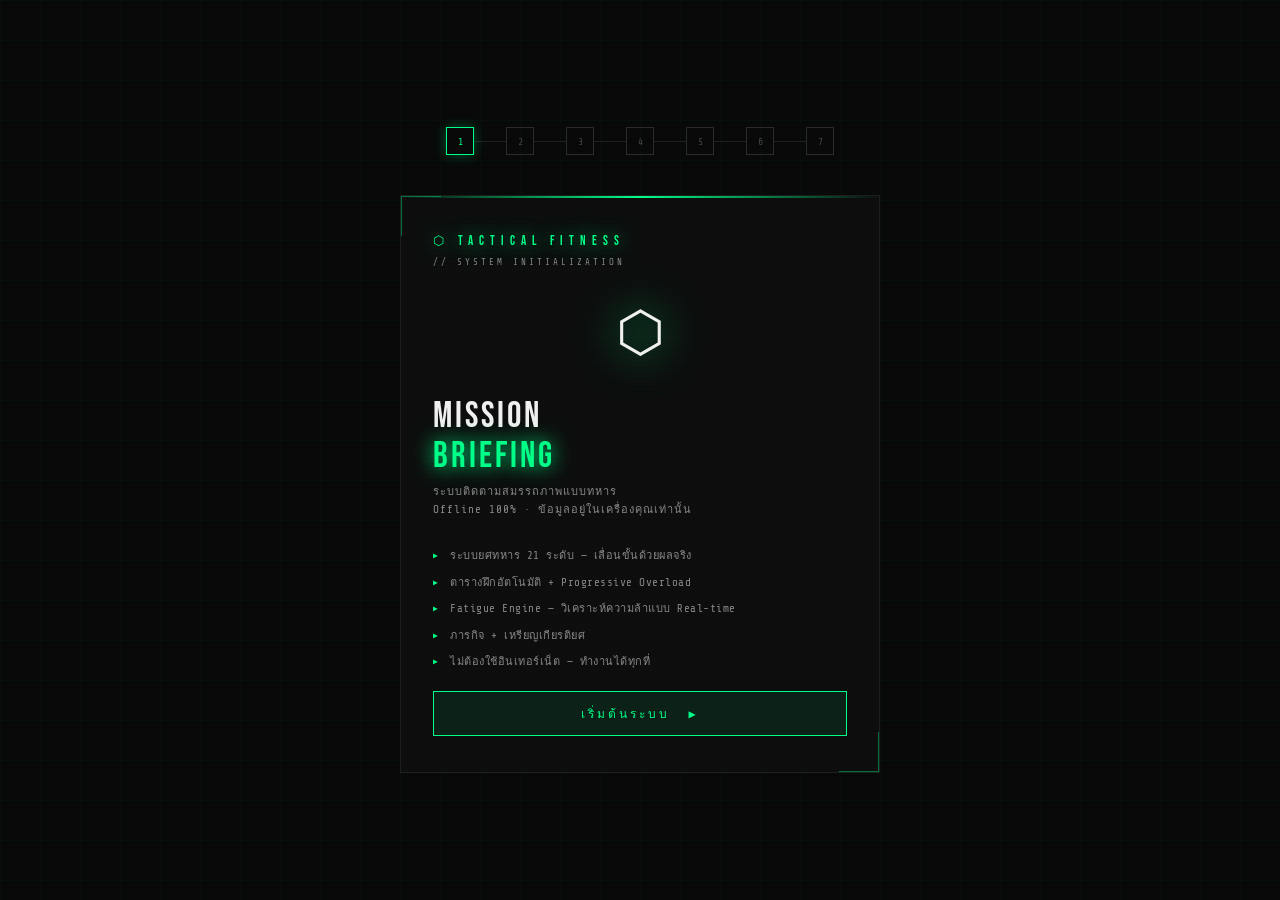
<file: pages/ultimate-coach.html>
<!DOCTYPE html>
<html lang="th">
<head>
<meta charset="UTF-8">
<meta name="viewport" content="width=device-width, initial-scale=1.0, viewport-fit=cover">
<meta name="apple-mobile-web-app-capable" content="yes">
<meta name="apple-mobile-web-app-status-bar-style" content="black-translucent">
<meta name="theme-color" content="#000000">
<link rel="manifest" href="../manifest.json">
<link rel="apple-touch-icon" href="../icons/apple-touch-icon.png">
<title>TACTICAL FITNESS — ULTIMATE COACH</title>
<link rel="stylesheet" href="../css/base.css">
<link rel="stylesheet" href="../css/responsive.css">
<style>

/* ══════════════════════════════ LAYOUT ══════════════════════════════ */
.shell { display: flex; min-height: 100vh; }

.sidebar { width: var(--sidebar-w); min-height: 100vh; background: var(--bg2); border-right: 1px solid var(--border); display: flex; flex-direction: column; position: fixed; left: 0; top: 0; bottom: 0; z-index: 100; transition: transform .3s var(--ease-out); }
.sidebar-logo { padding: 20px 20px 16px; border-bottom: 1px solid var(--border); }
.sidebar-logo-mark { font-family: var(--head); font-size: 22px; letter-spacing: 4px; color: var(--green); text-shadow: 0 0 16px var(--green-glow); }
.sidebar-logo-sub { font-family: var(--mono); font-size: 9px; color: var(--gray2); letter-spacing: 2px; margin-top: 2px; }
.sidebar-rank-badge { margin: 16px; background: var(--green-dim); border: 1px solid rgba(0,255,136,.15); border-radius: 4px; padding: 10px 12px; display: flex; align-items: center; gap: 10px; }
.rank-icon { font-size: 20px; line-height: 1; }
.rank-name { font-family: var(--head); font-size: 15px; letter-spacing: 1px; color: var(--green); line-height: 1; }
.rank-callsign { font-family: var(--mono); font-size: 10px; color: var(--gray); letter-spacing: 1px; margin-top: 2px; }
.nav-section { padding: 16px 12px 4px; }
.nav-label { font-family: var(--mono); font-size: 9px; color: var(--gray2); letter-spacing: 3px; padding: 0 8px; margin-bottom: 4px; }
.nav-item { display: flex; align-items: center; gap: 10px; padding: 9px 10px; border-radius: 4px; cursor: pointer; text-decoration: none; color: var(--gray); font-family: var(--body); font-size: 13px; font-weight: 500; letter-spacing: .5px; transition: all .15s; border: 1px solid transparent; margin-bottom: 1px; }
.nav-item:hover { background: var(--bg3); color: var(--white); border-color: var(--border); }
.nav-item.active { background: var(--green-dim); color: var(--green); border-color: rgba(0,255,136,.2); }
.nav-icon { font-size: 14px; width: 18px; text-align: center; }
.sidebar-footer { margin-top: auto; padding: 14px 16px; border-top: 1px solid var(--border); }
.sf-rank { font-family: var(--head); font-size: 14px; color: var(--green); }
.sf-callsign { font-family: var(--mono); font-size: 9px; color: var(--gray); margin-top: 2px; }

.main { margin-left: var(--sidebar-w); flex: 1; display: flex; flex-direction: column; }
.topbar { height: var(--topbar-h); background: var(--bg2); border-bottom: 1px solid var(--border); display: flex; align-items: center; padding: 0 24px; gap: 16px; position: sticky; top: 0; z-index: 50; }
.menu-btn { display: none; background: none; border: none; color: var(--gray); font-size: 20px; cursor: pointer; padding: 0; }
.topbar-title { font-family: var(--head); font-size: 16px; letter-spacing: 3px; color: var(--white); }
.topbar-sub { font-family: var(--mono); font-size: 9px; color: var(--gray); letter-spacing: 2px; }
.topbar-badge { font-family: var(--mono); font-size: 9px; padding: 3px 8px; border-radius: 3px; background: rgba(0,255,136,.1); border: 1px solid rgba(0,255,136,.2); color: var(--green); }
.topbar-right { margin-left: auto; display: flex; align-items: center; gap: 10px; }

.content { padding: 24px; flex: 1; max-width: 1200px; margin: 0 auto; width: 100%; }

/* ══════════════════════════════ STATE INPUT PANEL ══════════════════════════════ */
.input-grid { display: grid; grid-template-columns: repeat(auto-fit, minmax(200px, 1fr)); gap: 12px; margin-bottom: 20px; }
.input-card { background: var(--bg2); border: 1px solid var(--border); border-radius: 6px; padding: 14px 16px; position: relative; }
.input-card-label { font-family: var(--mono); font-size: 9px; letter-spacing: 2px; color: var(--gray2); margin-bottom: 10px; display: flex; justify-content: space-between; }
.input-card-val { font-family: var(--head); font-size: 28px; color: var(--white); line-height: 1; }
.input-card-unit { font-family: var(--mono); font-size: 10px; color: var(--gray); margin-left: 4px; }
.slider-wrap { margin-top: 8px; }
input[type=range] { width: 100%; -webkit-appearance: none; height: 4px; border-radius: 2px; background: var(--border2); outline: none; cursor: pointer; }
input[type=range]::-webkit-slider-thumb { -webkit-appearance: none; width: 14px; height: 14px; border-radius: 50%; background: var(--green); box-shadow: 0 0 6px var(--green-glow); cursor: pointer; }
input[type=range].red::-webkit-slider-thumb { background: var(--red); box-shadow: 0 0 6px rgba(255,45,45,.4); }
input[type=range].amber::-webkit-slider-thumb { background: var(--amber); box-shadow: 0 0 6px rgba(255,170,0,.4); }
select.input-sel { width: 100%; background: var(--bg3); border: 1px solid var(--border); color: var(--white); padding: 6px 8px; font-family: var(--mono); font-size: 11px; border-radius: 4px; outline: none; margin-top: 6px; }
select.input-sel option { background: var(--bg2); }

/* ══════════════════════════════ GENERATE BUTTON ══════════════════════════════ */
.gen-btn { width: 100%; background: var(--green); color: var(--black); font-family: var(--head); font-size: 20px; letter-spacing: 4px; padding: 16px; border: none; border-radius: 6px; cursor: pointer; margin-bottom: 24px; position: relative; overflow: hidden; transition: all .2s; }
.gen-btn:hover { background: #00ff99; box-shadow: 0 0 30px rgba(0,255,136,.3); }
.gen-btn:active { transform: scale(.98); }
.gen-btn::before { content: ''; position: absolute; inset: 0; background: linear-gradient(90deg, transparent 0%, rgba(255,255,255,.1) 50%, transparent 100%); transform: translateX(-100%); transition: transform .4s ease; }
.gen-btn:hover::before { transform: translateX(100%); }

/* ══════════════════════════════ MISSION BRIEF ══════════════════════════════ */
.mission-brief { background: var(--bg2); border: 1px solid var(--border); border-radius: 8px; overflow: hidden; margin-bottom: 16px; }
.mission-header { padding: 16px 20px; border-bottom: 1px solid var(--border); display: flex; align-items: center; gap: 14px; }
.mission-mode { font-family: var(--head); font-size: 22px; letter-spacing: 3px; }
.mission-mode.green { color: var(--green); text-shadow: 0 0 16px var(--green-glow); }
.mission-mode.amber { color: var(--amber); text-shadow: 0 0 16px rgba(255,170,0,.4); }
.mission-mode.red   { color: var(--red);   text-shadow: 0 0 16px rgba(255,45,45,.4); }
.mission-note { font-family: var(--body); font-size: 13px; color: var(--gray); margin-top: 3px; }
.mission-body { padding: 16px 20px; }
.mission-stats { display: grid; grid-template-columns: repeat(4, 1fr); gap: 12px; margin-bottom: 14px; }
.mstat { background: var(--bg3); border: 1px solid var(--border); border-radius: 6px; padding: 10px 12px; text-align: center; }
.mstat-val { font-family: var(--head); font-size: 24px; color: var(--white); }
.mstat-key { font-family: var(--mono); font-size: 8px; letter-spacing: 2px; color: var(--gray2); margin-top: 2px; }
.exercise-list { list-style: none; }
.exercise-list li { font-family: var(--body); font-size: 13px; color: var(--white); padding: 5px 0; border-bottom: 1px solid var(--border); display: flex; align-items: center; gap: 8px; }
.exercise-list li:last-child { border-bottom: none; }
.exercise-list li::before { content: '▸'; color: var(--green); font-size: 10px; }

/* ══════════════════════════════ CONFIDENCE BAR ══════════════════════════════ */
.conf-row { display: flex; align-items: center; gap: 12px; margin-top: 12px; }
.conf-label { font-family: var(--mono); font-size: 9px; color: var(--gray); width: 90px; flex-shrink: 0; }
.conf-bar { flex: 1; height: 6px; background: var(--border2); border-radius: 3px; overflow: hidden; }
.conf-fill { height: 100%; background: var(--green); border-radius: 3px; transition: width .8s var(--ease-out); box-shadow: 0 0 6px var(--green-glow); }
.conf-pct { font-family: var(--head); font-size: 16px; color: var(--green); width: 46px; text-align: right; }

/* ══════════════════════════════ FORECAST PANEL ══════════════════════════════ */
.forecast-grid { display: grid; grid-template-columns: 1fr 1fr 1fr; gap: 12px; margin-bottom: 16px; }
.fcast-card { background: var(--bg2); border: 1px solid var(--border); border-radius: 8px; padding: 16px; text-align: center; }
.fcast-day { font-family: var(--mono); font-size: 9px; letter-spacing: 2px; color: var(--gray2); margin-bottom: 8px; }
.fcast-val { font-family: var(--head); font-size: 36px; }
.fcast-val.green { color: var(--green); }
.fcast-val.amber { color: var(--amber); }
.fcast-val.red   { color: var(--red); }
.fcast-label { font-family: var(--mono); font-size: 9px; color: var(--gray); margin-top: 4px; }
.risk-pill { display: inline-block; font-family: var(--mono); font-size: 9px; padding: 3px 9px; border-radius: 12px; margin-top: 8px; font-weight: 700; letter-spacing: 1px; }
.risk-low      { background: rgba(0,255,136,.1);  border: 1px solid rgba(0,255,136,.25);  color: var(--green); }
.risk-moderate { background: rgba(255,170,0,.1);  border: 1px solid rgba(255,170,0,.25);  color: var(--amber); }
.risk-high     { background: rgba(255,45,45,.1);  border: 1px solid rgba(255,45,45,.25);  color: var(--red); }

/* ══════════════════════════════ EXPLAIN CHAIN ══════════════════════════════ */
.explain-chain { background: rgba(0,0,0,.5); border: 1px solid var(--border); border-radius: 6px; padding: 14px 16px; font-family: var(--mono); font-size: 10px; margin-top: 16px; }
.explain-chain .ec-title { font-size: 9px; letter-spacing: 3px; color: var(--gray2); margin-bottom: 10px; }
.explain-chain .ec-formula { display: flex; gap: 8px; align-items: center; padding: 2px 0; border-bottom: 1px solid rgba(255,255,255,.04); }
.explain-chain .ec-eq  { color: var(--gray); flex: 1; }
.explain-chain .ec-res { color: var(--white); font-weight: 600; flex-shrink: 0; }
.explain-chain .ec-src { color: var(--gray2); font-size: 8px; flex-shrink: 0; margin-left: 8px; }
.explain-chain .ec-decision { padding: 3px 0; color: var(--white); }
.explain-chain .ec-if  { color: var(--amber); font-weight: 700; margin-right: 5px; }
.explain-chain .ec-why { color: var(--gray); font-size: 9px; margin-left: 8px; }
.explain-chain .ec-warn { color: var(--amber); padding: 3px 0; }
.explain-chain .ec-conclusion { color: var(--green); padding: 3px 0; font-weight: 600; }

/* ══════════════════════════════ BASELINE PANEL ══════════════════════════════ */
.baseline-grid { display: grid; grid-template-columns: repeat(auto-fit, minmax(150px, 1fr)); gap: 10px; }
.bl-card { background: var(--bg3); border: 1px solid var(--border); border-radius: 6px; padding: 10px 12px; }
.bl-label { font-family: var(--mono); font-size: 8px; letter-spacing: 2px; color: var(--gray2); margin-bottom: 5px; }
.bl-val { font-family: var(--head); font-size: 20px; color: var(--white); }
.bl-sub { font-family: var(--mono); font-size: 9px; color: var(--gray); margin-top: 2px; }

/* ══════════════════════════════ RULE PERFORMANCE ══════════════════════════════ */
.rule-perf-table { width: 100%; border-collapse: collapse; font-family: var(--mono); font-size: 10px; }
.rule-perf-table th { text-align: left; padding: 6px 8px; color: var(--gray2); font-size: 8px; letter-spacing: 2px; border-bottom: 1px solid var(--border); }
.rule-perf-table td { padding: 6px 8px; color: var(--gray); border-bottom: 1px solid rgba(255,255,255,.04); }
.rule-perf-table td:first-child { color: var(--green); }
.succ-bar { height: 4px; background: var(--border2); border-radius: 2px; overflow: hidden; }
.succ-fill { height: 100%; border-radius: 2px; background: var(--green); }

/* ══════════════════════════════ FEEDBACK ══════════════════════════════ */
.feedback-row { display: flex; gap: 8px; margin-top: 12px; }
.fb-btn { flex: 1; padding: 8px; background: var(--bg3); border: 1px solid var(--border); border-radius: 4px; color: var(--gray); font-family: var(--mono); font-size: 11px; cursor: pointer; transition: all .15s; text-align: center; }
.fb-btn:hover { border-color: var(--green); color: var(--green); }
.fb-btn.active { background: var(--green-dim); border-color: rgba(0,255,136,.3); color: var(--green); }
.fb-btn.bad:hover { border-color: var(--red); color: var(--red); }
.fb-btn.bad.active { background: var(--red-dim); border-color: rgba(255,45,45,.3); color: var(--red); }

/* ══════════════════════════════ XP PANEL ══════════════════════════════ */
.xp-row { display: flex; align-items: center; gap: 12px; }
.xp-icon { font-size: 24px; }
.xp-rank-name { font-family: var(--head); font-size: 18px; color: var(--green); }
.xp-sub { font-family: var(--mono); font-size: 9px; color: var(--gray); }
.xp-bar-wrap { flex: 1; }
.xp-bar { height: 8px; background: var(--border2); border-radius: 4px; overflow: hidden; }
.xp-fill { height: 100%; background: linear-gradient(90deg, var(--green), #00bfff); border-radius: 4px; transition: width .8s var(--ease-out); }
.xp-next { font-family: var(--mono); font-size: 8px; color: var(--gray2); margin-top: 4px; display: flex; justify-content: space-between; }

/* ══════════════════════════════ SECTION ══════════════════════════════ */
.section { background: var(--bg2); border: 1px solid var(--border); border-radius: 8px; padding: 18px 20px; margin-bottom: 14px; }
.section-title { font-family: var(--mono); font-size: 9px; letter-spacing: 3px; color: var(--gray2); margin-bottom: 14px; display: flex; align-items: center; gap: 8px; }
.section-title::after { content: ''; flex: 1; height: 1px; background: var(--border); }

/* ══════════════════════════════ TABS ══════════════════════════════ */
.tabs { display: flex; gap: 2px; background: var(--bg2); border: 1px solid var(--border); border-radius: 6px; padding: 3px; margin-bottom: 20px; overflow-x: auto; }
.tab { font-family: var(--mono); font-size: 10px; letter-spacing: 2px; padding: 7px 14px; border-radius: 4px; cursor: pointer; color: var(--gray); border: none; background: none; white-space: nowrap; transition: all .15s; }
.tab:hover { color: var(--white); background: var(--bg3); }
.tab.active { background: var(--green-dim); color: var(--green); border: 1px solid rgba(0,255,136,.25); }
.tab-panel { display: none; }
.tab-panel.active { display: block; }

/* ══════════════════════════════ COMMUNITY ══════════════════════════════ */
.copy-url { word-break: break-all; background: var(--bg3); border: 1px solid var(--border); border-radius: 4px; padding: 10px 12px; font-family: var(--mono); font-size: 9px; color: var(--green); margin-top: 8px; cursor: pointer; }
.import-input { width: 100%; background: var(--bg3); border: 1px solid var(--border); border-radius: 4px; padding: 8px 10px; font-family: var(--mono); font-size: 10px; color: var(--white); outline: none; }
.import-input:focus { border-color: var(--green); }
.action-btn { padding: 8px 18px; background: var(--green-dim); border: 1px solid rgba(0,255,136,.25); border-radius: 4px; color: var(--green); font-family: var(--mono); font-size: 10px; letter-spacing: 1px; cursor: pointer; transition: all .15s; }
.action-btn:hover { background: rgba(0,255,136,.15); }

/* ══════════════════════════════ EMPTY STATE ══════════════════════════════ */
.empty-state { text-align: center; padding: 40px 20px; color: var(--gray); font-family: var(--mono); font-size: 11px; }
.empty-state-icon { font-size: 32px; margin-bottom: 10px; }

/* ══════════════════════════════ MOBILE ══════════════════════════════ */
@media (max-width: 768px) {
  .main { margin-left: 0; }
  .sidebar { transform: translateX(-100%); }
  .sidebar.open { transform: translateX(0); box-shadow: 4px 0 24px rgba(0,0,0,.8); }
  .menu-btn { display: block; }
  .content { padding: 16px; }
  .mission-stats { grid-template-columns: 1fr 1fr; }
  .forecast-grid { grid-template-columns: 1fr; }
  .input-grid { grid-template-columns: 1fr 1fr; }
}

/* ═══ RESPONSIVE + SAFE AREA (auto-injected) ═══ */
.shell { min-height:100dvh; }
.topbar {
  padding-top: env(safe-area-inset-top,0px);
  padding-left: max(16px,env(safe-area-inset-left,0px));
  padding-right: max(16px,env(safe-area-inset-right,0px));
}
.main, .content {
  padding-bottom: max(24px,env(safe-area-inset-bottom,24px));
}
.sidebar {
  padding-top: env(safe-area-inset-top,0px);
  padding-bottom: env(safe-area-inset-bottom,0px);
  overflow-y:auto; -webkit-overflow-scrolling:touch;
}

/* Mobile: sidebar slide-over */
@media(max-width:768px){
  .sidebar {
    width: min(260px,82vw) !important;
    transform: translateX(-100%);
    z-index:300;
  }
  .sidebar.open { transform:translateX(0); box-shadow:8px 0 40px rgba(0,0,0,.9); }
  .main, .content { margin-left:0 !important; }
  .topbar { left:0 !important; }
  .grid-2, .grid-3, .grid-4 { grid-template-columns:1fr 1fr; }
  .btn { min-height:44px; }
}
@media(max-width:480px){
  .grid-2, .grid-3 { grid-template-columns:1fr; }
  .card { padding:14px; }
  .topbar-logo, .topbar-title { font-size:16px; letter-spacing:2px; }
}
@media(max-width:390px){
  .topbar-clock { display:none; }
  .grid-4 { grid-template-columns:1fr 1fr; }
}
@media(max-height:500px) and (orientation:landscape){
  .topbar { height:44px; }
  .main { padding-top:44px !important; }
  .content { padding-top:44px !important; }
}


@media(max-width:480px){
  .coach-layout{flex-direction:column}
  .chat-panel{min-height:60dvh}
  .tab-nav{overflow-x:auto;scrollbar-width:none}
  .tab-nav::-webkit-scrollbar{display:none}
  .tab-btn{flex-shrink:0;white-space:nowrap}
}
</style>
</head>
<body>

<div class="shell">

  <!-- SIDEBAR -->
  <aside class="sidebar" id="sidebar">
    <div class="sidebar-logo">
      <div class="sidebar-logo-mark">⬡ TACTICAL</div>
      <div class="sidebar-logo-sub">FITNESS SYSTEM v1.0</div>
    </div>
    <div class="sidebar-rank-badge">
      <div class="rank-icon" id="sb-rank-icon">👤</div>
      <div>
        <div class="rank-name" id="sb-rank-name">—</div>
        <div class="rank-callsign" id="sb-callsign">LOADING...</div>
      </div>
    </div>
    <div class="nav-section">
      <div class="nav-label">// COMMAND</div>
      <a href="dashboard.html" class="nav-item"><span class="nav-icon">◈</span> COMMAND CENTER</a>
      <a href="training.html"  class="nav-item"><span class="nav-icon">⚡</span> TODAY TRAINING</a>
      <a href="planner.html"   class="nav-item"><span class="nav-icon">◻</span> MONTHLY PLANNER</a>
    </div>
    <div class="nav-section">
      <div class="nav-label">// INTELLIGENCE</div>
      <a href="ultimate-coach.html" class="nav-item active"><span class="nav-icon">🧠</span> ULTIMATE COACH</a>
      <a href="science-planner.html" class="nav-item"><span class="nav-icon">⚗</span> SCIENCE PLANNER</a>
    </div>
    <div class="nav-section">
      <div class="nav-label">// INTEL</div>
      <a href="performance.html"  class="nav-item"><span class="nav-icon">▲</span> PERFORMANCE LOG</a>
      <a href="rank.html"         class="nav-item"><span class="nav-icon">◆</span> RANK & CAPABILITY</a>
      <a href="missions.html"     class="nav-item"><span class="nav-icon">⚔</span> MISSIONS</a>
    </div>
    <div class="nav-section">
      <div class="nav-label">// SYSTEM</div>
      <a href="import-export.html" class="nav-item"><span class="nav-icon">⇅</span> IMPORT / EXPORT</a>
      <a href="settings.html"      class="nav-item"><span class="nav-icon">◎</span> SETTINGS</a>
    </div>
    <div class="sidebar-footer">
      <div class="sf-rank" id="sf-rank-name">—</div>
      <div class="sf-callsign" id="sf-callsign">OPERATOR</div>
    </div>
  </aside>

  <!-- MAIN -->
  <main class="main">
    <div class="topbar">
      <button class="menu-btn" onclick="toggleSidebar()">☰</button>
      <div>
        <div class="topbar-title">ULTIMATE COACH</div>
        <div class="topbar-sub">RULE-BASED ELITE ENGINE v3.0</div>
      </div>
      <div class="topbar-right">
        <span class="topbar-badge" id="engine-badge">OFFLINE READY</span>
      </div>
    </div>

    <div class="content">

      <!-- TABS -->
      <div class="tabs">
        <button class="tab active" onclick="switchTab('coach')">🧠 COACH ENGINE</button>
        <button class="tab" onclick="switchTab('baseline')">📊 BASELINE</button>
        <button class="tab" onclick="switchTab('meta')">⚙ META-LEARNING</button>
        <button class="tab" onclick="switchTab('community')">🌐 COMMUNITY</button>
      </div>

      <!-- ═══ TAB: COACH ENGINE ═══ -->
      <div class="tab-panel active" id="tab-coach">

        <!-- XP RANK BAR -->
        <div class="section" id="xp-section" style="display:none">
          <div class="section-title">// OPERATOR RANK</div>
          <div class="xp-row">
            <div class="xp-icon" id="xp-icon">👤</div>
            <div>
              <div class="xp-rank-name" id="xp-rank-name">พลเรือน</div>
              <div class="xp-sub" id="xp-total">0 XP</div>
            </div>
            <div class="xp-bar-wrap">
              <div class="xp-bar"><div class="xp-fill" id="xp-fill" style="width:0%"></div></div>
              <div class="xp-next"><span id="xp-cur-label">0 XP</span><span id="xp-next-label">—</span></div>
            </div>
          </div>
        </div>

        <!-- INPUT PANEL -->
        <div class="section">
          <div class="section-title">// MISSION INPUT — State Variables</div>
          <div class="input-grid">

            <div class="input-card">
              <div class="input-card-label">
                <span>READINESS</span>
                <span style="color:var(--green)" id="lb-readiness">75</span>
              </div>
              <div class="input-card-val" id="val-readiness">75<span class="input-card-unit">/100</span></div>
              <div class="slider-wrap">
                <input type="range" id="sl-readiness" min="0" max="100" value="75" oninput="updateSlider('readiness',this.value)">
              </div>
            </div>

            <div class="input-card">
              <div class="input-card-label">
                <span>SORENESS</span>
                <span style="color:var(--amber)" id="lb-soreness">3</span>
              </div>
              <div class="input-card-val" id="val-soreness">3<span class="input-card-unit">/10</span></div>
              <div class="slider-wrap">
                <input type="range" id="sl-soreness" min="1" max="10" value="3" class="amber" oninput="updateSlider('soreness',this.value)">
              </div>
            </div>

            <div class="input-card">
              <div class="input-card-label">
                <span>SLEEP</span>
                <span style="color:var(--white)" id="lb-sleep">7</span>
              </div>
              <div class="input-card-val" id="val-sleep">7<span class="input-card-unit">h</span></div>
              <div class="slider-wrap">
                <input type="range" id="sl-sleep" min="2" max="12" step="0.5" value="7" oninput="updateSlider('sleep',this.value)">
              </div>
            </div>

            <div class="input-card">
              <div class="input-card-label">
                <span>MOTIVATION</span>
                <span style="color:var(--green)" id="lb-motivation">3</span>
              </div>
              <div class="input-card-val" id="val-motivation">3<span class="input-card-unit">/5</span></div>
              <div class="slider-wrap">
                <input type="range" id="sl-motivation" min="1" max="5" value="3" oninput="updateSlider('motivation',this.value)">
              </div>
            </div>

            <div class="input-card">
              <div class="input-card-label"><span>DUTY SHIFT</span></div>
              <select class="input-sel" id="sel-duty">
                <option value="none">ไม่มีเวร</option>
                <option value="plad1">พลัด 1 (06:00-14:00)</option>
                <option value="plad2">พลัด 2 (14:00-22:00)</option>
                <option value="plad3">พลัด 3 (22:00-06:00)</option>
              </select>
            </div>

            <div class="input-card">
              <div class="input-card-label"><span>EQUIPMENT</span></div>
              <select class="input-sel" id="sel-equipment">
                <option value="bodyweight">Bodyweight Only</option>
                <option value="gym">Full Gym</option>
                <option value="bands">Bands + Rings</option>
              </select>
            </div>

            <div class="input-card">
              <div class="input-card-label"><span>FOCUS</span></div>
              <select class="input-sel" id="sel-focus">
                <option value="fullbody">Full Body</option>
                <option value="upper">Upper Body</option>
                <option value="lower">Lower Body</option>
                <option value="core">Core & Cardio</option>
              </select>
            </div>

            <div class="input-card">
              <div class="input-card-label">
                <span>TIME AVAILABLE</span>
                <span style="color:var(--white)" id="lb-time">45</span>
              </div>
              <div class="input-card-val" id="val-time">45<span class="input-card-unit">min</span></div>
              <div class="slider-wrap">
                <input type="range" id="sl-time" min="10" max="120" step="5" value="45" oninput="updateSlider('time',this.value)">
              </div>
            </div>

          </div>

          <button class="gen-btn" onclick="generateMission()">⚡ GENERATE MISSION</button>
        </div>

        <!-- OUTPUT: MISSION BRIEF -->
        <div id="output-section" style="display:none">

          <div class="mission-brief" id="mission-brief">
            <div class="mission-header" id="mission-header">
              <div>
                <div class="mission-mode green" id="mission-mode">—</div>
                <div class="mission-note" id="mission-note">—</div>
              </div>
            </div>
            <div class="mission-body">
              <div class="mission-stats">
                <div class="mstat"><div class="mstat-val" id="ms-sets">—</div><div class="mstat-key">SETS</div></div>
                <div class="mstat"><div class="mstat-val" id="ms-reps">—</div><div class="mstat-key">REPS</div></div>
                <div class="mstat"><div class="mstat-val" id="ms-rpe">—</div><div class="mstat-key">RPE</div></div>
                <div class="mstat"><div class="mstat-val" id="ms-fi">—</div><div class="mstat-key">FATIGUE %</div></div>
              </div>

              <div class="section-title" style="font-family:var(--mono);font-size:9px;letter-spacing:2px;color:var(--gray2);margin-bottom:8px;display:flex;align-items:center;gap:8px;">EXERCISE LIST <span style="flex:1;height:1px;background:var(--border);display:inline-block"></span></div>
              <ul class="exercise-list" id="exercise-list"></ul>

              <div class="conf-row">
                <div class="conf-label">CONFIDENCE</div>
                <div class="conf-bar"><div class="conf-fill" id="conf-fill" style="width:0%"></div></div>
                <div class="conf-pct" id="conf-pct">—%</div>
              </div>

              <!-- FEEDBACK -->
              <div class="section-title" style="margin-top:16px;font-family:var(--mono);font-size:9px;letter-spacing:2px;color:var(--gray2);display:flex;align-items:center;gap:8px;">FEEDBACK — Rate This Plan <span style="flex:1;height:1px;background:var(--border);display:inline-block"></span></div>
              <div class="feedback-row">
                <button class="fb-btn" onclick="sendFeedback('good')">👍 GOOD</button>
                <button class="fb-btn" onclick="sendFeedback('neutral')">😐 OK</button>
                <button class="fb-btn bad" onclick="sendFeedback('bad')">👎 BAD</button>
              </div>

              <!-- EXPLAIN CHAIN -->
              <div id="explain-output"></div>
            </div>
          </div>

          <!-- 72HR FORECAST -->
          <div class="section">
            <div class="section-title">// 72HR FORECAST — Scenario Simulation</div>
            <div class="forecast-grid">
              <div class="fcast-card">
                <div class="fcast-day">TODAY → +24H</div>
                <div class="fcast-val" id="fc-readiness">—</div>
                <div class="fcast-label">PROJECTED READINESS</div>
              </div>
              <div class="fcast-card">
                <div class="fcast-day">FATIGUE INDEX</div>
                <div class="fcast-val" id="fc-fatigue">—</div>
                <div class="fcast-label">AFTER THIS SESSION</div>
              </div>
              <div class="fcast-card">
                <div class="fcast-day">OVERREACH RISK</div>
                <div class="fcast-val" style="font-size:20px" id="fc-risk">—</div>
                <div class="fcast-label">72HR WINDOW</div>
                <div id="fc-risk-pill"></div>
              </div>
            </div>
          </div>

        </div>

      </div><!-- /tab-coach -->

      <!-- ═══ TAB: BASELINE ═══ -->
      <div class="tab-panel" id="tab-baseline">
        <div class="section">
          <div class="section-title">// PERSONAL BASELINE ENGINE — จากข้อมูลจริงของคุณ</div>
          <div id="baseline-content">
            <div class="empty-state">
              <div class="empty-state-icon">📊</div>
              <div>ยังไม่มีข้อมูล — ต้องฝึกอย่างน้อย 5 sessions</div>
            </div>
          </div>
        </div>

        <div class="section">
          <div class="section-title">// READINESS DISTRIBUTION</div>
          <canvas id="baseline-chart" height="120" style="width:100%"></canvas>
          <div id="baseline-chart-empty" class="empty-state" style="display:none">
            <div class="empty-state-icon">📈</div>
            <div>ต้องการข้อมูลอย่างน้อย 10 sessions</div>
          </div>
        </div>
      </div>

      <!-- ═══ TAB: META-LEARNING ═══ -->
      <div class="tab-panel" id="tab-meta">
        <div class="section">
          <div class="section-title">// RULE PERFORMANCE — Auto-Evolution</div>
          <div id="meta-content">
            <div class="empty-state">
              <div class="empty-state-icon">🧬</div>
              <div>ระบบเรียนรู้หลังจากคุณให้ feedback — Generate mission แล้วกด GOOD/BAD</div>
            </div>
          </div>
        </div>

        <div class="section">
          <div class="section-title">// META FLAGS</div>
          <div id="meta-flags">
            <div class="empty-state" style="padding:20px">
              <div>ยังไม่มีข้อมูลเพียงพอ</div>
            </div>
          </div>
        </div>
      </div>

      <!-- ═══ TAB: COMMUNITY ═══ -->
      <div class="tab-panel" id="tab-community">
        <div class="section">
          <div class="section-title">// EXPORT RULESET — แชร์ให้เพื่อน</div>
          <p style="font-family:var(--mono);font-size:10px;color:var(--gray);margin-bottom:12px">Export baseline profile + rule performance สำหรับ import ไปยังอุปกรณ์อื่น</p>
          <button class="action-btn" onclick="doExport()">📤 GENERATE EXPORT URL</button>
          <div id="export-url" style="display:none"></div>
        </div>

        <div class="section">
          <div class="section-title">// IMPORT RULESET — รับจากเพื่อน</div>
          <p style="font-family:var(--mono);font-size:10px;color:var(--gray);margin-bottom:10px">วาง URL ที่ได้จากคนอื่น</p>
          <input class="import-input" id="import-input" placeholder="operatorprotocol://v3?data=...">
          <br><br>
          <button class="action-btn" onclick="doImport()">📥 IMPORT & MERGE</button>
          <div id="import-result" style="margin-top:10px;font-family:var(--mono);font-size:10px"></div>
        </div>
      </div>

    </div><!-- /content -->
  </main>
</div><!-- /shell -->

<!-- ═══ OVERLAY ═══ -->
<div id="overlay" style="display:none;position:fixed;inset:0;background:rgba(0,0,0,.6);z-index:99" onclick="closeSidebar()"></div>

<script src="../js/schema.js"></script>
<script src="../js/storage.js"></script>
<script src="../js/utils.js"></script>
<script src="../js/engines/ultimate-engine.js"></script>
<script>
/* ══════════════════════════════════════════════════════════════
   PAGE STATE
══════════════════════════════════════════════════════════════ */
let _profile  = null;
let _logs     = [];
let _pr       = null;
let _lastResult = null;
let _appState = {};

/* ══════════════════════════════════════════════════════════════
   INIT
══════════════════════════════════════════════════════════════ */
(async () => {
  try {
    await Storage.init();
    const [user, pr, logs, app] = await Promise.all([
      Storage.User.get(),
      Storage.PR.get(),
      Storage.Logs.getAll(),
      Storage.App.get(),
    ]);
    _profile  = user;
    _pr       = pr;
    _logs     = logs || [];
    _appState = app  || {};

    if (!user || !user.onboardingComplete) {
      window.location.href = 'onboarding.html'; return;
    }

    updateSidebar(user, app);
    updateXPSection(app);
    renderBaselineTab();
    renderMetaTab();
    generateMission(); // auto-generate on load
  } catch (e) {
    console.error('[UltimateCoach] Init error', e);
  }
})();

/* ══════════════════════════════════════════════════════════════
   SIDEBAR
══════════════════════════════════════════════════════════════ */
function updateSidebar(user, app) {
  if (!user) return;
  const rank = UltimateEngine.XPSystem.getRank(app?.totalXP || 0);
  document.getElementById('sb-rank-icon').textContent = rank.icon;
  document.getElementById('sb-rank-name').textContent = rank.name;
  document.getElementById('sb-callsign').textContent  = user.callsign || 'OPERATOR';
  document.getElementById('sf-rank-name').textContent = rank.name;
  document.getElementById('sf-callsign').textContent  = user.callsign || 'OPERATOR';
}

function toggleSidebar() {
  const sb = document.getElementById('sidebar');
  const ov = document.getElementById('overlay');
  sb.classList.toggle('open');
  ov.style.display = sb.classList.contains('open') ? 'block' : 'none';
}
function closeSidebar() {
  document.getElementById('sidebar').classList.remove('open');
  document.getElementById('overlay').style.display = 'none';
}

/* ══════════════════════════════════════════════════════════════
   XP SECTION
══════════════════════════════════════════════════════════════ */
function updateXPSection(app) {
  if (!app?.totalXP) return;
  const rank = UltimateEngine.XPSystem.getRank(app.totalXP);
  const sec = document.getElementById('xp-section');
  sec.style.display = 'block';
  document.getElementById('xp-icon').textContent       = rank.icon;
  document.getElementById('xp-rank-name').textContent  = rank.name;
  document.getElementById('xp-total').textContent      = `${rank.totalXP.toLocaleString()} XP`;
  document.getElementById('xp-fill').style.width       = `${Math.round(rank.progress * 100)}%`;
  document.getElementById('xp-cur-label').textContent  = `${rank.xp.toLocaleString()} XP`;
  document.getElementById('xp-next-label').textContent = rank.next ? `${rank.next.xp.toLocaleString()} XP → ${rank.next.name}` : 'MAX RANK';
}

/* ══════════════════════════════════════════════════════════════
   SLIDERS
══════════════════════════════════════════════════════════════ */
function updateSlider(key, v) {
  const num = parseFloat(v);
  const fmt = Number.isInteger(num) ? num : num.toFixed(1);
  switch(key) {
    case 'readiness':  document.getElementById('val-readiness').innerHTML = `${fmt}<span class="input-card-unit">/100</span>`; document.getElementById('lb-readiness').textContent = fmt; break;
    case 'soreness':   document.getElementById('val-soreness').innerHTML  = `${fmt}<span class="input-card-unit">/10</span>`;  document.getElementById('lb-soreness').textContent  = fmt; break;
    case 'sleep':      document.getElementById('val-sleep').innerHTML     = `${fmt}<span class="input-card-unit">h</span>`;    document.getElementById('lb-sleep').textContent     = fmt; break;
    case 'motivation': document.getElementById('val-motivation').innerHTML= `${fmt}<span class="input-card-unit">/5</span>`;   document.getElementById('lb-motivation').textContent= fmt; break;
    case 'time':       document.getElementById('val-time').innerHTML      = `${fmt}<span class="input-card-unit">min</span>`;  document.getElementById('lb-time').textContent      = fmt; break;
  }
}

/* ══════════════════════════════════════════════════════════════
   GENERATE MISSION
══════════════════════════════════════════════════════════════ */
function generateMission() {
  const input = {
    readiness:     parseFloat(document.getElementById('sl-readiness').value),
    soreness:      parseFloat(document.getElementById('sl-soreness').value),
    sleepHours:    parseFloat(document.getElementById('sl-sleep').value),
    motivation:    parseFloat(document.getElementById('sl-motivation').value),
    dutyShift:     document.getElementById('sel-duty').value,
    equipment:     document.getElementById('sel-equipment').value,
    focus:         document.getElementById('sel-focus').value,
    timeAvailable: parseFloat(document.getElementById('sl-time').value),
  };

  const result = UltimateEngine.evaluate(input, _logs);
  _lastResult  = result;

  renderMission(result);
  renderForecast(result.projection);
  document.getElementById('output-section').style.display = 'block';
  renderMetaTab();
}

function renderMission(result) {
  const { plan, confidence, explanation } = result;

  // Header
  const modeText = {
    emergency_stop:   '⛔ EMERGENCY STOP',
    active_recovery:  '🔋 ACTIVE RECOVERY',
    night_gtg:        '🌙 NIGHT GTG',
    deload:           '📉 DELOAD',
    sleep_deficit:    '😴 SLEEP PROTOCOL',
    reduced:          '📊 REDUCED TRAINING',
    normal:           '✅ NORMAL TRAINING',
    high_performance: '🔥 HIGH PERFORMANCE',
    plateau_break:    '⚡ PLATEAU BUSTER',
    standard:         '📈 STANDARD',
  }[plan.mode] || plan.mode?.toUpperCase();

  const el = document.getElementById('mission-mode');
  el.textContent  = modeText;
  el.className    = `mission-mode ${plan.color || 'green'}`;
  document.getElementById('mission-note').textContent = plan.note || '';

  // Stats
  document.getElementById('ms-sets').textContent = plan.sets || '—';
  document.getElementById('ms-reps').textContent = plan.reps || '—';
  document.getElementById('ms-rpe').textContent  = plan.rpe  || '—';
  document.getElementById('ms-fi').textContent   = `${Math.round(result.state.fatigueIndex)}%`;

  // Exercise list
  const ul = document.getElementById('exercise-list');
  ul.innerHTML = '';
  (plan.exercises || []).forEach(ex => {
    const li = document.createElement('li');
    li.textContent = ex;
    ul.appendChild(li);
  });

  // Confidence
  const conf = Math.round(confidence * 100);
  document.getElementById('conf-fill').style.width = `${conf}%`;
  document.getElementById('conf-pct').textContent  = `${conf}%`;

  // Explain
  document.getElementById('explain-output').innerHTML = explanation || '';

  // Reset feedback buttons
  document.querySelectorAll('.fb-btn').forEach(b => b.classList.remove('active'));
}

function renderForecast(proj) {
  if (!proj) return;
  const readEl  = document.getElementById('fc-readiness');
  const fatEl   = document.getElementById('fc-fatigue');
  const riskEl  = document.getElementById('fc-risk');
  const pillEl  = document.getElementById('fc-risk-pill');

  readEl.textContent  = proj.projectedReadiness;
  readEl.className    = `fcast-val ${proj.projectedReadiness >= 65 ? 'green' : proj.projectedReadiness >= 45 ? 'amber' : 'red'}`;

  fatEl.textContent   = `${proj.projectedFatigue}%`;
  fatEl.className     = `fcast-val ${proj.projectedFatigue < 60 ? 'green' : proj.projectedFatigue < 80 ? 'amber' : 'red'}`;

  const riskMap = { LOW: { cls: 'green', icon: '✅' }, MODERATE: { cls: 'amber', icon: '⚠' }, HIGH: { cls: 'red', icon: '🔴' } };
  const r       = riskMap[proj.overreachRisk] || riskMap.LOW;
  riskEl.textContent  = r.icon;
  riskEl.className    = `fcast-val`;
  pillEl.innerHTML    = `<span class="risk-pill risk-${proj.overreachRisk.toLowerCase()}">${proj.overreachRisk}</span>`;
}

/* ══════════════════════════════════════════════════════════════
   FEEDBACK → RULE TRACKER
══════════════════════════════════════════════════════════════ */
function sendFeedback(outcome) {
  if (!_lastResult?.triggeredRule) return;
  UltimateEngine.RuleTracker.record(_lastResult.triggeredRule, outcome);
  document.querySelectorAll('.fb-btn').forEach(b => b.classList.remove('active'));
  event.target.classList.add('active');
  renderMetaTab();

  // XP
  const xp = UltimateEngine.XPSystem.calcSessionXP(
    _lastResult.plan, outcome === 'good' ? 5 : 3, _profile?.currentStreak || 0
  );
  saveXP(xp);
}

async function saveXP(xp) {
  try {
    const app = (await Storage.App.get()) || {};
    app.totalXP = (app.totalXP || 0) + xp;
    await Storage.App.set(app);
    _appState = app;
    updateXPSection(app);
  } catch (e) {}
}

/* ══════════════════════════════════════════════════════════════
   BASELINE TAB
══════════════════════════════════════════════════════════════ */
function renderBaselineTab() {
  const baseline = UltimateEngine.baselineEngine.compute(_logs);
  const cont = document.getElementById('baseline-content');

  if (_logs.length < 5) {
    cont.innerHTML = `<div class="empty-state"><div class="empty-state-icon">📊</div><div>ต้องฝึกอย่างน้อย 5 sessions — ปัจจุบัน ${_logs.length} sessions</div></div>`;
    document.getElementById('baseline-chart-empty').style.display = 'block';
    document.getElementById('baseline-chart').style.display = 'none';
    return;
  }

  cont.innerHTML = `
    <div class="baseline-grid">
      <div class="bl-card">
        <div class="bl-label">READINESS P10</div>
        <div class="bl-val" style="color:var(--red)">${Math.round(baseline.readiness_p10)}</div>
        <div class="bl-sub">Bad day threshold</div>
      </div>
      <div class="bl-card">
        <div class="bl-label">READINESS P50</div>
        <div class="bl-val">${Math.round(baseline.readiness_p50)}</div>
        <div class="bl-sub">Your median</div>
      </div>
      <div class="bl-card">
        <div class="bl-label">READINESS P90</div>
        <div class="bl-val" style="color:var(--green)">${Math.round(baseline.readiness_p90)}</div>
        <div class="bl-sub">Best day threshold</div>
      </div>
      <div class="bl-card">
        <div class="bl-label">RPE AVERAGE</div>
        <div class="bl-val">${baseline.rpe_avg.toFixed(1)}</div>
        <div class="bl-sub">14-day avg</div>
      </div>
      <div class="bl-card">
        <div class="bl-label">ADAPTATION RATE</div>
        <div class="bl-val" style="color:${baseline.adaptation_rate >= 0 ? 'var(--green)' : 'var(--red)'}">
          ${baseline.adaptation_rate >= 0 ? '+' : ''}${(baseline.adaptation_rate * 100).toFixed(1)}%
        </div>
        <div class="bl-sub">Volume progression</div>
      </div>
      <div class="bl-card">
        <div class="bl-label">RECOVERY RATE</div>
        <div class="bl-val" style="color:var(--green)">+${baseline.recovery_rate.toFixed(1)}</div>
        <div class="bl-sub">Readiness pts/day</div>
      </div>
      <div class="bl-card">
        <div class="bl-label">SESSIONS</div>
        <div class="bl-val">${baseline.session_count}</div>
        <div class="bl-sub">Total logged</div>
      </div>
      <div class="bl-card">
        <div class="bl-label">VOL AVERAGE</div>
        <div class="bl-val">${Math.round(baseline.vol_avg)}</div>
        <div class="bl-sub">Load units/session</div>
      </div>
    </div>
  `;

  // Draw chart
  renderBaselineChart(baseline);
}

function renderBaselineChart(baseline) {
  const canvas = document.getElementById('baseline-chart');
  const empty  = document.getElementById('baseline-chart-empty');
  if (_logs.length < 10) { canvas.style.display='none'; empty.style.display='block'; return; }
  canvas.style.display = 'block'; empty.style.display = 'none';

  const ctx = canvas.getContext('2d');
  const W   = canvas.offsetWidth || 600;
  const H   = 120;
  canvas.width  = W * window.devicePixelRatio;
  canvas.height = H * window.devicePixelRatio;
  ctx.scale(window.devicePixelRatio, window.devicePixelRatio);

  const readings = _logs.slice(-30).map(l => l.readiness || 70);
  const max = Math.max(...readings, 100);
  const min = Math.min(...readings, 0);

  ctx.clearRect(0, 0, W, H);

  // Grid lines
  ctx.strokeStyle = 'rgba(255,255,255,0.05)';
  ctx.lineWidth = 1;
  [25,50,75].forEach(y => {
    const px = H - (y / 100) * H;
    ctx.beginPath(); ctx.moveTo(0, px); ctx.lineTo(W, px); ctx.stroke();
  });

  // Fill area
  const step = W / (readings.length - 1);
  ctx.beginPath();
  readings.forEach((v, i) => {
    const x = i * step;
    const y = H - ((v - min) / (max - min || 1)) * (H - 20) - 10;
    if (i === 0) ctx.moveTo(x, y);
    else ctx.lineTo(x, y);
  });
  ctx.lineTo(W, H); ctx.lineTo(0, H); ctx.closePath();
  const grad = ctx.createLinearGradient(0, 0, 0, H);
  grad.addColorStop(0, 'rgba(0,255,136,0.2)');
  grad.addColorStop(1, 'rgba(0,255,136,0)');
  ctx.fillStyle = grad;
  ctx.fill();

  // Line
  ctx.beginPath();
  ctx.strokeStyle = 'rgba(0,255,136,0.8)';
  ctx.lineWidth = 2;
  readings.forEach((v, i) => {
    const x = i * step;
    const y = H - ((v - min) / (max - min || 1)) * (H - 20) - 10;
    if (i === 0) ctx.moveTo(x, y);
    else ctx.lineTo(x, y);
  });
  ctx.stroke();

  // P10/P90 lines
  const p10y = H - ((baseline.readiness_p10 - min) / (max - min || 1)) * (H - 20) - 10;
  const p90y = H - ((baseline.readiness_p90 - min) / (max - min || 1)) * (H - 20) - 10;
  ctx.setLineDash([4, 4]);
  ctx.strokeStyle = 'rgba(255,45,45,0.5)';  ctx.lineWidth = 1;
  ctx.beginPath(); ctx.moveTo(0, p10y); ctx.lineTo(W, p10y); ctx.stroke();
  ctx.strokeStyle = 'rgba(0,255,136,0.5)';
  ctx.beginPath(); ctx.moveTo(0, p90y); ctx.lineTo(W, p90y); ctx.stroke();
  ctx.setLineDash([]);
}

/* ══════════════════════════════════════════════════════════════
   META-LEARNING TAB
══════════════════════════════════════════════════════════════ */
function renderMetaTab() {
  const stats = UltimateEngine.RuleTracker.getAll();
  const keys  = Object.keys(stats);
  const cont  = document.getElementById('meta-content');
  const flags = document.getElementById('meta-flags');

  if (!keys.length) {
    cont.innerHTML = `<div class="empty-state"><div class="empty-state-icon">🧬</div><div>ยังไม่มีข้อมูล — Generate mission แล้วให้ feedback</div></div>`;
    return;
  }

  const rows = keys.map(ruleId => {
    const s = stats[ruleId];
    const rate = s.total > 0 ? Math.round(((s.good || 0) + (s.neutral || 0) * 0.5) / s.total * 100) : 0;
    const mult = (s.threshMult || 1.0).toFixed(2);
    const color = rate >= 70 ? 'var(--green)' : rate >= 45 ? 'var(--amber)' : 'var(--red)';
    return `
      <tr>
        <td>${ruleId}</td>
        <td>${s.total}</td>
        <td style="color:${color}">${rate}%</td>
        <td style="color:${parseFloat(mult) > 1 ? 'var(--amber)' : parseFloat(mult) < 1 ? 'var(--green)' : 'var(--gray)'}">×${mult}</td>
        <td style="width:80px"><div class="succ-bar"><div class="succ-fill" style="width:${rate}%;background:${color}"></div></div></td>
      </tr>`;
  }).join('');

  cont.innerHTML = `
    <table class="rule-perf-table">
      <thead><tr><th>RULE ID</th><th>TOTAL</th><th>SUCCESS</th><th>THRESHOLD</th><th>BAR</th></tr></thead>
      <tbody>${rows}</tbody>
    </table>
    <p style="font-family:var(--mono);font-size:9px;color:var(--gray);margin-top:10px">
      Threshold ×&gt;1 = engine เพิ่ม conservative (Success &lt; 60%) · ×&lt;1 = engine relax (Success &gt; 85%)
    </p>`;

  // Meta flags
  const logReadinesses = _logs.slice(-14).map(l => l.readiness || 70);
  const variance = logReadinesses.length > 1
    ? logReadinesses.reduce((s,v) => s + (v - logReadinesses.reduce((a,b)=>a+b,0)/logReadinesses.length)**2, 0) / logReadinesses.length
    : 0;

  flags.innerHTML = `
    <div style="display:flex;gap:10px;flex-wrap:wrap">
      <div style="background:var(--bg3);border:1px solid var(--border);border-radius:6px;padding:10px 14px;font-family:var(--mono);font-size:10px">
        <div style="color:var(--gray2);font-size:8px;letter-spacing:2px;margin-bottom:4px">READINESS VARIANCE (14d)</div>
        <div style="color:${variance > 200 ? 'var(--amber)' : 'var(--green)'};font-family:var(--head);font-size:18px">${Math.round(variance)}</div>
        <div style="color:var(--gray);font-size:9px">${variance > 200 ? '⚠ Conservative mode ON' : '✅ Stable'}</div>
      </div>
      <div style="background:var(--bg3);border:1px solid var(--border);border-radius:6px;padding:10px 14px;font-family:var(--mono);font-size:10px">
        <div style="color:var(--gray2);font-size:8px;letter-spacing:2px;margin-bottom:4px">RULES TRACKED</div>
        <div style="color:var(--white);font-family:var(--head);font-size:18px">${keys.length}</div>
        <div style="color:var(--gray);font-size:9px">active rules</div>
      </div>
      <div style="background:var(--bg3);border:1px solid var(--border);border-radius:6px;padding:10px 14px;font-family:var(--mono);font-size:10px">
        <div style="color:var(--gray2);font-size:8px;letter-spacing:2px;margin-bottom:4px">TOTAL FEEDBACK</div>
        <div style="color:var(--white);font-family:var(--head);font-size:18px">${keys.reduce((s,k) => s + (stats[k].total||0), 0)}</div>
        <div style="color:var(--gray);font-size:9px">sessions rated</div>
      </div>
    </div>`;
}

/* ══════════════════════════════════════════════════════════════
   COMMUNITY
══════════════════════════════════════════════════════════════ */
function doExport() {
  const baseline = UltimateEngine.baselineEngine.compute(_logs);
  const stats    = UltimateEngine.RuleTracker.getAll();
  const url      = UltimateEngine.exportRuleset(baseline, stats, _profile);
  const div      = document.getElementById('export-url');
  div.style.display = 'block';
  div.innerHTML = `<div class="copy-url" onclick="navigator.clipboard.writeText(this.textContent)">${url}</div>
    <p style="font-family:var(--mono);font-size:9px;color:var(--gray);margin-top:5px">คลิกเพื่อ copy</p>`;
}

function doImport() {
  const url    = document.getElementById('import-input').value.trim();
  const result = UltimateEngine.importRuleset(url);
  const div    = document.getElementById('import-result');
  if (!result) {
    div.innerHTML = `<span style="color:var(--red)">❌ Invalid URL</span>`;
    return;
  }
  div.innerHTML = `<span style="color:var(--green)">✅ Imported from ${result.userMetrics?.rank || '?'} — ${result.userMetrics?.sessionCount || 0} sessions</span>`;
}

/* ══════════════════════════════════════════════════════════════
   TABS
══════════════════════════════════════════════════════════════ */
function switchTab(id) {
  document.querySelectorAll('.tab').forEach((t,i) => {
    const ids = ['coach','baseline','meta','community'];
    t.classList.toggle('active', ids[i] === id);
  });
  document.querySelectorAll('.tab-panel').forEach(p => {
    p.classList.toggle('active', p.id === `tab-${id}`);
  });
  if (id === 'baseline') renderBaselineTab();
  if (id === 'meta')     renderMetaTab();
}

/* ─── Popup helpers ─── */
function _lockScroll()   { document.body.style.overflow='hidden'; }
function _unlockScroll() { document.body.style.overflow=''; }
function _showOverlay(el){ if(el){ el.classList.add('show'); _lockScroll(); } }
function _hideOverlay(el){ if(el){ el.classList.remove('show'); _unlockScroll(); } }
// swipe-down to close bottom sheets
(function(){
  let startY=0;
  document.addEventListener('touchstart',e=>{ startY=e.touches[0].clientY; },{passive:true});
  document.addEventListener('touchend',e=>{
    const dy=e.changedTouches[0].clientY-startY;
    if(dy>80){
      document.querySelectorAll('.bottom-panel.show,.modal-overlay.show').forEach(el=>{
        el.classList.remove('show'); _unlockScroll();
      });
    }
  },{passive:true});
})();

</script>

</body>
</html>
</file>
<file: css/base.css>
/* ═══════════════════════════════════════════════
   TACTICAL FITNESS — BASE STYLES v1.0
   Shared variables + reset + typography + utils
═══════════════════════════════════════════════ */

@import url('https://fonts.googleapis.com/css2?family=Share+Tech+Mono&family=Rajdhani:wght@400;500;600;700&family=Bebas+Neue&display=swap');

/* ─── VARIABLES ─── */
:root {
  --black:      #000000;
  --bg:         #080808;
  --bg2:        #0d0d0d;
  --bg3:        #111111;
  --border:     #1e1e1e;
  --border2:    #2a2a2a;

  --green:      #00ff88;
  --green-dim:  rgba(0,255,136,0.08);
  --green-mid:  rgba(0,255,136,0.2);
  --green-glow: rgba(0,255,136,0.4);

  --red:        #ff2d2d;
  --red-dim:    rgba(255,45,45,0.1);

  --amber:      #ffaa00;
  --amber-dim:  rgba(255,170,0,0.1);

  --white:      #f0f0f0;
  --gray:       #888888;
  --gray2:      #444444;
  --gray3:      #2a2a2a;

  --mono:  'Share Tech Mono', monospace;
  --head:  'Bebas Neue', cursive;
  --body:  'Rajdhani', sans-serif;

  /* Layout */
  --sidebar-w: 220px;
  --topbar-h:  56px;

  /* Animation */
  --ease-out: cubic-bezier(0.16, 1, 0.3, 1);
  --ease-in:  cubic-bezier(0.4, 0, 1, 1);
}

/* ─── RESET ─── */
*, *::before, *::after {
  margin: 0; padding: 0;
  box-sizing: border-box;
  -webkit-tap-highlight-color: transparent;
}

html {
  font-size: 16px;
  -webkit-text-size-adjust: 100%; /* iOS Safari prevent zoom */
}

body {
  background: var(--bg);
  color: var(--white);
  font-family: var(--body);
  font-size: 15px;
  line-height: 1.5;
  min-height: 100vh;
  overflow-x: hidden;
  position: relative;
  /* Prevent rubber-band on iOS */
  overscroll-behavior: none;
}

/* ─── SCANLINE OVERLAY ─── */
body::before {
  content: '';
  position: fixed;
  inset: 0;
  background: repeating-linear-gradient(
    0deg,
    transparent,
    transparent 2px,
    rgba(0,255,136,0.012) 2px,
    rgba(0,255,136,0.012) 4px
  );
  pointer-events: none;
  z-index: 9998;
}

/* ─── GRID BACKGROUND ─── */
body::after {
  content: '';
  position: fixed;
  inset: 0;
  background-image:
    linear-gradient(rgba(0,255,136,0.025) 1px, transparent 1px),
    linear-gradient(90deg, rgba(0,255,136,0.025) 1px, transparent 1px);
  background-size: 40px 40px;
  pointer-events: none;
  z-index: 0;
}

/* ─── SCROLLBAR ─── */
::-webkit-scrollbar { width: 4px; height: 4px; }
::-webkit-scrollbar-track { background: var(--black); }
::-webkit-scrollbar-thumb { background: var(--border2); border-radius: 2px; }
::-webkit-scrollbar-thumb:hover { background: var(--green); }

/* ─── TYPOGRAPHY ─── */
.font-mono { font-family: var(--mono); }
.font-head { font-family: var(--head); }
.font-body { font-family: var(--body); }

/* ─── COLOR UTILS ─── */
.c-green  { color: var(--green); }
.c-red    { color: var(--red); }
.c-amber  { color: var(--amber); }
.c-gray   { color: var(--gray); }
.c-white  { color: var(--white); }

.glow-green { color: var(--green); text-shadow: 0 0 12px var(--green); }
.glow-red   { color: var(--red);   text-shadow: 0 0 12px var(--red); }
.glow-amber { color: var(--amber); text-shadow: 0 0 12px var(--amber); }

/* ─── SPACING ─── */
.mb-8  { margin-bottom:  8px; }
.mb-12 { margin-bottom: 12px; }
.mb-16 { margin-bottom: 16px; }
.mb-24 { margin-bottom: 24px; }
.mb-32 { margin-bottom: 32px; }
.mt-8  { margin-top:  8px; }
.mt-16 { margin-top: 16px; }
.mt-24 { margin-top: 24px; }

/* ─── CARD ─── */
.card {
  background: var(--bg2);
  border: 1px solid var(--border);
  padding: 20px;
  position: relative;
  overflow: hidden;
  transition: border-color 0.2s;
}

.card::before {
  content: '';
  position: absolute;
  top: 0; left: 0; right: 0;
  height: 1px;
  background: linear-gradient(90deg, transparent, var(--green-mid), transparent);
  opacity: 0;
  transition: opacity 0.3s;
}

.card:hover::before { opacity: 1; }

.card-corner {
  position: absolute;
  top: 0; right: 0;
  width: 12px; height: 12px;
  border-top: 1px solid var(--green);
  border-right: 1px solid var(--green);
  opacity: 0.5;
}

.card-label {
  font-family: var(--mono);
  font-size: 10px;
  color: var(--gray);
  letter-spacing: 3px;
  text-transform: uppercase;
  margin-bottom: 12px;
  display: flex;
  align-items: center;
  gap: 8px;
}

.card-label::before {
  content: '';
  width: 6px; height: 1px;
  background: var(--green);
  flex-shrink: 0;
}

/* ─── BUTTONS ─── */
.btn {
  font-family: var(--mono);
  font-size: 11px;
  letter-spacing: 2px;
  padding: 9px 18px;
  border: 1px solid var(--border2);
  background: transparent;
  color: var(--gray);
  cursor: pointer;
  transition: all 0.15s;
  text-transform: uppercase;
  display: inline-flex;
  align-items: center;
  gap: 8px;
  /* iOS: prevent text size adjust on tap */
  -webkit-appearance: none;
  appearance: none;
  /* iOS minimum tap target */
  min-height: 44px;
}

.btn:hover, .btn:focus-visible {
  border-color: var(--green);
  color: var(--green);
  background: var(--green-dim);
  outline: none;
}

.btn-primary {
  border-color: var(--green);
  color: var(--green);
  background: var(--green-dim);
  box-shadow: 0 0 16px rgba(0,255,136,0.1);
}

.btn-primary:hover {
  background: var(--green-mid);
  box-shadow: 0 0 24px rgba(0,255,136,0.2);
}

.btn-danger {
  border-color: var(--red);
  color: var(--red);
  background: var(--red-dim);
}

.btn-full { width: 100%; justify-content: center; }

/* ─── INPUTS ─── */
.input {
  font-family: var(--mono);
  font-size: 16px; /* iOS: prevent auto-zoom if < 16px */
  background: var(--bg3);
  border: 1px solid var(--border2);
  color: var(--white);
  padding: 10px 14px;
  width: 100%;
  transition: border-color 0.15s;
  -webkit-appearance: none;
  appearance: none;
  border-radius: 0;
  min-height: 44px;
}

.input:focus {
  outline: none;
  border-color: var(--green);
  box-shadow: 0 0 0 2px rgba(0,255,136,0.1);
}

.input::placeholder { color: var(--gray2); }

/* ─── SELECT ─── */
.select {
  font-family: var(--mono);
  font-size: 16px;
  background: var(--bg3);
  border: 1px solid var(--border2);
  color: var(--white);
  padding: 10px 14px;
  width: 100%;
  cursor: pointer;
  -webkit-appearance: none;
  appearance: none;
  border-radius: 0;
  min-height: 44px;
  background-image: url("data:image/svg+xml,%3Csvg xmlns='http://www.w3.org/2000/svg' width='12' height='8' viewBox='0 0 12 8'%3E%3Cpath d='M1 1l5 5 5-5' stroke='%23888' stroke-width='1.5' fill='none'/%3E%3C/svg%3E");
  background-repeat: no-repeat;
  background-position: right 14px center;
}

.select:focus {
  outline: none;
  border-color: var(--green);
}

/* ─── FORM GROUP ─── */
.form-group {
  margin-bottom: 16px;
}

.form-label {
  font-family: var(--mono);
  font-size: 10px;
  color: var(--gray);
  letter-spacing: 2px;
  text-transform: uppercase;
  display: block;
  margin-bottom: 6px;
}

.form-hint {
  font-family: var(--mono);
  font-size: 10px;
  color: var(--gray2);
  margin-top: 4px;
  letter-spacing: 1px;
}

/* ─── PROGRESS BAR ─── */
.progress-bar {
  height: 4px;
  background: var(--border);
  position: relative;
  overflow: hidden;
}

.progress-fill {
  height: 100%;
  background: var(--green);
  box-shadow: 0 0 8px var(--green);
  transition: width 0.8s var(--ease-out);
  position: relative;
}

.progress-fill::after {
  content: '';
  position: absolute;
  right: -1px; top: -2px;
  width: 8px; height: 8px;
  background: var(--green);
  border-radius: 50%;
  box-shadow: 0 0 8px var(--green);
}

/* ─── ALERTS ─── */
.alert {
  display: flex;
  align-items: flex-start;
  gap: 12px;
  padding: 12px 16px;
  border: 1px solid;
  font-family: var(--mono);
  font-size: 11px;
  letter-spacing: 0.5px;
  line-height: 1.6;
}

.alert-warn  { border-color: var(--amber); background: var(--amber-dim); color: var(--amber); }
.alert-info  { border-color: var(--border2); background: var(--bg3); color: var(--gray); }
.alert-error { border-color: var(--red); background: var(--red-dim); color: var(--red); }
.alert-ok    { border-color: var(--green); background: var(--green-dim); color: var(--green); }

/* ─── SECTION TITLE ─── */
.section-title {
  font-family: var(--mono);
  font-size: 10px;
  color: var(--gray);
  letter-spacing: 4px;
  text-transform: uppercase;
  display: flex;
  align-items: center;
  gap: 12px;
  margin-bottom: 16px;
}

.section-title::after {
  content: '';
  flex: 1;
  height: 1px;
  background: var(--border);
}

/* ─── BADGE ─── */
.badge {
  font-family: var(--mono);
  font-size: 9px;
  letter-spacing: 1px;
  padding: 3px 8px;
  border: 1px solid;
  text-transform: uppercase;
}

.badge-green { border-color: var(--green); color: var(--green); background: var(--green-dim); }
.badge-amber { border-color: var(--amber); color: var(--amber); background: var(--amber-dim); }
.badge-red   { border-color: var(--red);   color: var(--red);   background: var(--red-dim); }

/* ─── DIVIDER ─── */
.divider {
  border: none;
  border-top: 1px solid var(--border);
  margin: 20px 0;
}

/* ─── HUD FRAME ─── */
.hud-frame {
  position: relative;
}

.hud-frame::before {
  content: '';
  position: absolute;
  top: 0; left: 0;
  width: 16px; height: 16px;
  border-top: 1px solid var(--green);
  border-left: 1px solid var(--green);
}

.hud-frame::after {
  content: '';
  position: absolute;
  bottom: 0; right: 0;
  width: 16px; height: 16px;
  border-bottom: 1px solid var(--green);
  border-right: 1px solid var(--green);
}

/* ─── ANIMATIONS ─── */
@keyframes blink {
  0%, 100% { opacity: 1; }
  50%       { opacity: 0.3; }
}

@keyframes fadeInUp {
  from { opacity: 0; transform: translateY(12px); }
  to   { opacity: 1; transform: translateY(0); }
}

@keyframes fadeIn {
  from { opacity: 0; }
  to   { opacity: 1; }
}

@keyframes pulse-green {
  0%, 100% { box-shadow: 0 0 8px var(--green); }
  50%       { box-shadow: 0 0 20px var(--green), 0 0 40px rgba(0,255,136,0.2); }
}

@keyframes scanline {
  0%   { transform: translateY(-100%); }
  100% { transform: translateY(100vh); }
}

.anim-fade-up  { animation: fadeInUp 0.4s var(--ease-out) both; }
.anim-fade     { animation: fadeIn   0.3s ease both; }
.anim-blink    { animation: blink    2s infinite; }

/* Stagger delays */
.delay-1 { animation-delay: 0.05s; }
.delay-2 { animation-delay: 0.10s; }
.delay-3 { animation-delay: 0.15s; }
.delay-4 { animation-delay: 0.20s; }
.delay-5 { animation-delay: 0.25s; }

/* ─── GRID HELPERS ─── */
.grid-2 { display: grid; grid-template-columns: 1fr 1fr;          gap: 16px; }
.grid-3 { display: grid; grid-template-columns: 1fr 1fr 1fr;      gap: 16px; }
.grid-4 { display: grid; grid-template-columns: 1fr 1fr 1fr 1fr;  gap: 16px; }

/* ─── FLEX HELPERS ─── */
.flex       { display: flex; }
.flex-col   { display: flex; flex-direction: column; }
.items-center { align-items: center; }
.justify-between { justify-content: space-between; }
.gap-8  { gap:  8px; }
.gap-12 { gap: 12px; }
.gap-16 { gap: 16px; }

/* ─── MOBILE / iOS ─── */
@media (max-width: 768px) {
  .grid-4 { grid-template-columns: 1fr 1fr; }
  .grid-3 { grid-template-columns: 1fr 1fr; }
  .hide-mobile { display: none !important; }
}

@media (max-width: 480px) {
  .grid-2 { grid-template-columns: 1fr; }
  .hide-sm { display: none !important; }
}

/* iOS Safe Area */
@supports (padding: env(safe-area-inset-bottom)) {
  .safe-bottom { padding-bottom: env(safe-area-inset-bottom); }
  .safe-top    { padding-top:    env(safe-area-inset-top); }
}

/* ═══════════════════════════════════════════════
   TACTICAL FITNESS — RESPONSIVE SYSTEM v2.0
   Full breakpoint coverage + iOS safe areas
   Shared popups, modals, toasts, bottom sheets
═══════════════════════════════════════════════ */

/* ─── LAYOUT: SHELL + TOPBAR + SIDEBAR ─── */
.shell {
  display: flex; flex-direction: column;
  min-height: 100vh; min-height: 100dvh; /* dynamic viewport for iOS */
  position: relative; overflow-x: hidden;
}

.topbar {
  position: fixed; top: 0; left: 0; right: 0; z-index: 100;
  height: 52px;
  padding-top: env(safe-area-inset-top, 0px);
  background: rgba(8,8,8,.95);
  backdrop-filter: blur(20px);
  border-bottom: 1px solid var(--border);
  display: flex; align-items: center;
  padding-left: max(16px, env(safe-area-inset-left));
  padding-right: max(16px, env(safe-area-inset-right));
  gap: 12px;
}

.content {
  padding-top: calc(55px + env(safe-area-inset-top, 0px));
  padding-left: env(safe-area-inset-left, 0px);
  padding-right: env(safe-area-inset-right, 0px);
  padding-bottom: calc(16px + env(safe-area-inset-bottom, 0px));
  min-height: 100dvh;
}

/* ─── SIDEBAR: full responsive ─── */
.sidebar {
  position: fixed; top: 0; left: 0; bottom: 0; z-index: 300;
  width: min(280px, 85vw);
  background: rgba(8,8,8,.98);
  backdrop-filter: blur(30px);
  border-right: 1px solid var(--border);
  display: flex; flex-direction: column;
  transform: translateX(-100%);
  transition: transform .3s var(--ease-out);
  padding-top: env(safe-area-inset-top, 0px);
  padding-bottom: env(safe-area-inset-bottom, 0px);
  overflow-y: auto;
  -webkit-overflow-scrolling: touch;
}
.sidebar.open { transform: translateX(0); box-shadow: 8px 0 40px rgba(0,0,0,.9); }

.sidebar-overlay, #overlay {
  position: fixed; inset: 0; z-index: 299;
  background: rgba(0,0,0,.6);
  backdrop-filter: blur(2px);
  opacity: 0; pointer-events: none;
  transition: opacity .3s ease;
}
.sidebar-overlay.show, #overlay.show {
  opacity: 1; pointer-events: auto;
}

/* Desktop: sidebar always visible */
@media (min-width: 1024px) {
  .sidebar { transform: translateX(0); width: var(--sidebar-w, 220px); }
  .sidebar-overlay, #overlay { display: none !important; }
  .content { padding-left: calc(var(--sidebar-w, 220px) + env(safe-area-inset-left, 0px)); }
  .topbar  { left: var(--sidebar-w, 220px); }
}

/* ─── TOAST (shared) ─── */
.toast {
  position: fixed;
  bottom: max(24px, env(safe-area-inset-bottom, 24px));
  left: 50%; transform: translateX(-50%);
  background: var(--bg2);
  border: 1px solid var(--green);
  color: var(--green);
  font-family: var(--mono); font-size: 11px; letter-spacing: 1.5px;
  padding: 10px 20px; border-radius: 4px;
  white-space: nowrap; max-width: calc(100vw - 40px);
  opacity: 0; pointer-events: none;
  transition: opacity .25s ease, transform .25s var(--ease-out);
  transform: translateX(-50%) translateY(8px);
  z-index: 9000;
}
.toast.show {
  opacity: 1; pointer-events: auto;
  transform: translateX(-50%) translateY(0);
}
.toast.warn  { border-color: var(--amber); color: var(--amber); }
.toast.error { border-color: var(--red);   color: var(--red); }

/* ─── MODAL (shared full-screen overlay) ─── */
.modal-overlay {
  position: fixed; inset: 0; z-index: 500;
  background: rgba(0,0,0,.85);
  backdrop-filter: blur(8px);
  display: flex; align-items: flex-end;
  opacity: 0; pointer-events: none;
  transition: opacity .25s ease;
}
.modal-overlay.show {
  opacity: 1; pointer-events: auto;
}
.modal-sheet {
  width: 100%;
  max-height: 90dvh;
  background: var(--bg2);
  border-top: 1px solid var(--border);
  border-radius: 16px 16px 0 0;
  overflow-y: auto;
  -webkit-overflow-scrolling: touch;
  padding: 0 0 max(24px, env(safe-area-inset-bottom, 24px));
  transform: translateY(100%);
  transition: transform .3s var(--ease-out);
}
.modal-overlay.show .modal-sheet {
  transform: translateY(0);
}
.modal-handle {
  width: 36px; height: 4px;
  background: var(--border2); border-radius: 2px;
  margin: 12px auto 8px;
}

/* Center modal (for confirm dialogs) */
.modal-overlay.center { align-items: center; padding: 20px; }
.modal-overlay.center .modal-sheet {
  max-width: 480px; width: 100%;
  border-radius: 8px; border: 1px solid var(--border);
  transform: scale(.95);
  transition: transform .25s var(--ease-out);
}
.modal-overlay.center.show .modal-sheet { transform: scale(1); }

/* ─── BOTTOM SHEET / PANEL (shared) ─── */
.bottom-panel {
  position: fixed;
  bottom: 0; left: 0; right: 0; z-index: 400;
  background: var(--bg2);
  border-top: 1px solid var(--border);
  border-radius: 16px 16px 0 0;
  padding: 0 16px max(20px, env(safe-area-inset-bottom, 20px));
  transform: translateY(100%);
  transition: transform .35s var(--ease-out);
  max-height: 80dvh;
  overflow-y: auto;
  -webkit-overflow-scrolling: touch;
}
.bottom-panel.show { transform: translateY(0); box-shadow: 0 -8px 40px rgba(0,0,0,.8); }
.bottom-panel-handle {
  width: 36px; height: 4px;
  background: var(--border2); border-radius: 2px;
  margin: 12px auto;
}

/* ─── BREAKPOINTS: 768px (tablet) ─── */
@media (max-width: 768px) {
  :root { --sidebar-w: 0px; }
  .grid-4 { grid-template-columns: 1fr 1fr; }
  .grid-3 { grid-template-columns: 1fr 1fr; }
  .hide-mobile { display: none !important; }

  /* Bigger tap targets on touch */
  .btn { min-height: 44px; padding: 10px 16px; }
  .nav-item { min-height: 44px; }

  /* Section padding */
  .section-wrap, .wrap { padding: 0 14px; }
}

/* ─── BREAKPOINTS: 480px (phone) ─── */
@media (max-width: 480px) {
  .grid-2 { grid-template-columns: 1fr; }
  .grid-3 { grid-template-columns: 1fr; }
  .grid-4 { grid-template-columns: 1fr 1fr; }
  .hide-sm { display: none !important; }

  /* Typography scale down slightly */
  .topbar-logo { font-size: 16px; letter-spacing: 3px; }

  /* Card padding tighter */
  .card { padding: 14px; }
}

/* ─── BREAKPOINTS: 390px (iPhone 15) ─── */
@media (max-width: 390px) {
  .grid-4 { grid-template-columns: 1fr; }
  .topbar-clock { display: none; } /* save space */
  .btn { font-size: 10px; letter-spacing: 1px; padding: 9px 12px; }
}

/* ─── LANDSCAPE PHONE ─── */
@media (max-height: 500px) and (orientation: landscape) {
  .topbar { height: 44px; }
  .content { padding-top: 47px; }
  .hero-ring { display: none; } /* hide ring in landscape to save space */
}

/* ─── MICRO-INTERACTION UPGRADES ─── */

/* Bottom stats (dashboard) */
.bstat {
  position: relative; overflow: hidden;
  transition: border-color .2s, background .2s;
  cursor: default;
}
.bstat::before {
  content: ''; position: absolute; inset: 0;
  background: radial-gradient(ellipse at 50% 100%, rgba(0,255,136,.04) 0%, transparent 70%);
  opacity: 0; transition: opacity .3s;
}
.bstat:hover::before { opacity: 1; }
.bstat.green { border-color: rgba(0,255,136,.25) !important; }
.bstat.amber { border-color: rgba(255,170,0,.25) !important; }
.bstat.red   { border-color: rgba(255,45,45,.25) !important; }

/* PR rows (performance) */
.pr-row, .session-row {
  transition: background .15s, border-color .15s;
}
.pr-row:hover, .session-row:hover {
  background: rgba(255,255,255,.025) !important;
  border-color: var(--border2) !important;
}

/* Calendar cells (planner) */
.cal-cell {
  transition: background .15s, border-color .15s;
  min-height: 68px;
}
.cal-cell:hover:not(.other-month) {
  background: rgba(0,255,136,.04) !important;
  border-color: rgba(0,255,136,.15) !important;
}
@media (max-width: 480px) {
  .cal-cell { min-height: 52px; padding: 3px; }
}

/* Feedback buttons (ultimate-coach) */
.fb-btn, .tab-btn {
  transition: all .15s ease;
}
.tab-btn {
  min-height: 40px;
  cursor: pointer;
}
.tab-btn:hover {
  border-color: var(--green);
  color: var(--green);
  background: var(--green-dim);
}
.tab-btn.active {
  border-color: var(--green);
  color: var(--green);
  background: var(--green-dim);
}

/* ─── SAFE AREA UTILITIES ─── */
.safe-top    { padding-top:    max(16px, env(safe-area-inset-top, 16px)); }
.safe-bottom { padding-bottom: max(16px, env(safe-area-inset-bottom, 16px)); }
.safe-left   { padding-left:   max(16px, env(safe-area-inset-left, 16px)); }
.safe-right  { padding-right:  max(16px, env(safe-area-inset-right, 16px)); }
.safe-x      { padding-left: max(16px, env(safe-area-inset-left, 16px)); padding-right: max(16px, env(safe-area-inset-right, 16px)); }

/* ─── SCROLLABLE CONTAINERS ─── */
.scroll-x { overflow-x: auto; -webkit-overflow-scrolling: touch; scrollbar-width: none; }
.scroll-x::-webkit-scrollbar { display: none; }
.scroll-y { overflow-y: auto; -webkit-overflow-scrolling: touch; }

/* ─── TOUCH IMPROVEMENTS ─── */
a, button, [onclick], [role="button"] {
  -webkit-tap-highlight-color: transparent;
  touch-action: manipulation;
}
input, select, textarea {
  font-size: 16px; /* prevent iOS zoom on focus */
}

/* ─── PRINT ─── */
@media print {
  .topbar, .sidebar, .sidebar-overlay, #overlay, .toast, .bottom-panel { display: none !important; }
  .content { padding: 0 !important; }
  body { background: white; color: black; }
}
</file>
<file: css/responsive.css>
/* ═══════════════════════════════════════════════════
   TACTICAL FITNESS — RESPONSIVE & MOBILE v1.0
   Global responsive fixes for all 13 pages
   Covers: 480px collapse, safe-area, modal scroll,
           popup backdrop, touch targets, landscape
═══════════════════════════════════════════════════ */

/* ─── iOS SAFE AREA (all pages) ─── */
.topbar {
  padding-top: env(safe-area-inset-top, 0px);
}
.content {
  padding-bottom: calc(env(safe-area-inset-bottom, 0px) + 16px);
}
.bottom-nav {
  padding-bottom: env(safe-area-inset-bottom, 0px);
}

/* Sidebar safe area */
.sidebar {
  padding-top: env(safe-area-inset-top, 0px);
}

/* Fixed bottom panels */
.coach-panel,
.rest-overlay > *,
.interval-overlay > * {
  padding-bottom: env(safe-area-inset-bottom, 0px);
}

/* ─── MODAL / OVERLAY GLOBAL ─── */
.modal-overlay,
.modal-bg,
[id$="-overlay"]:not(#overlay) {
  padding: 12px;
}

/* All modals: scrollable on small screens */
.modal,
.modal-inner,
[class*="modal-content"],
[class*="sheet"] {
  max-height: 90dvh;
  max-height: 90vh; /* fallback */
  overflow-y: auto;
  -webkit-overflow-scrolling: touch;
  overscroll-behavior: contain;
}

/* Backdrop darker for legibility */
.modal-overlay,
.modal-bg {
  background: rgba(0, 0, 0, 0.88);
}

/* Modal centering */
.modal,
.modal-inner {
  width: 100%;
  max-width: 480px;
  margin: 0 auto;
  border-radius: 4px;
}

/* ─── TOAST / SNACKBAR ─── */
.toast,
[class*="toast"] {
  max-width: calc(100vw - 32px);
  word-break: break-word;
  bottom: calc(env(safe-area-inset-bottom, 0px) + 20px);
}

/* ─── 768px TABLET ─── */
@media (max-width: 768px) {
  /* Grids that are too wide */
  .grid-4 { grid-template-columns: 1fr 1fr !important; }
  .grid-3 { grid-template-columns: 1fr 1fr !important; }
  .cols-3,
  .timeline-grid,
  .goal-type-grid { grid-template-columns: 1fr 1fr !important; }

  /* Modal full-width on tablet */
  .modal, .modal-inner { max-width: 100%; }
}

/* ─── 480px MOBILE ─── */
@media (max-width: 480px) {

  /* Typography scale-down */
  body { font-size: 14px; }

  /* ── GLOBAL GRID COLLAPSE ── */
  .grid-2, .grid-3, .grid-4,
  .cols-2, .cols-3,
  .aar-metric-row,
  .pain-form,
  .backup-info,
  .preview-stats,
  .stats-row,
  .input-row,
  .path-grid,
  .goal-type-grid,
  .timeline-grid,
  .score-grid { grid-template-columns: 1fr !important; }

  /* ── DASHBOARD ── */
  .hero-btns { grid-template-columns: 1fr 1fr !important; gap: 8px; }
  .bottom-stats { grid-template-columns: 1fr 1fr !important; }
  .pr-strip { gap: 8px; }
  .pr-chip { min-width: 70px; }

  /* ── MISSIONS ── */
  .preset-grid { grid-template-columns: 1fr 1fr !important; }
  .medals-grid { grid-template-columns: repeat(3, 1fr) !important; }

  /* ── RANK ── */
  .req-grid { grid-template-columns: 1fr 1fr !important; }
  .career-grid { grid-template-columns: 1fr !important; }

  /* ── PERFORMANCE ── */
  .chart-row { flex-direction: column !important; }
  .pr-history-row { flex-wrap: wrap; gap: 8px; }

  /* ── INTEL CENTER ── */
  .overload-row { grid-template-columns: 1fr 1fr !important; font-size: 11px; }
  .aar-row { flex-direction: column !important; gap: 8px; }

  /* ── OPS HUB ── */
  .acft-grid { grid-template-columns: 1fr 1fr !important; }
  .platoon-grid { grid-template-columns: 1fr 1fr !important; }
  .sfx-grid { grid-template-columns: 1fr 1fr !important; }

  /* ── TRAINING ── */
  .setup-grid { grid-template-columns: 1fr !important; }
  .session-mode-row { flex-direction: column; gap: 6px; }
  .mode-config-row { flex-direction: column; gap: 8px; }
  .interval-time { font-size: 60px !important; }
  .set-row { gap: 6px; }
  .reps-spinner { gap: 4px; }

  /* ── PLANNER ── */
  .cal-cell { min-height: 52px !important; padding: 4px !important; }
  .plan-chip { font-size: 7px !important; }
  .gen-row { flex-direction: column !important; gap: 8px; }

  /* ── SETTINGS ── */
  .settings-row { gap: 8px; }

  /* ── SCIENCE PLANNER ── */
  .profile-grid { grid-template-columns: 1fr !important; }
  .injury-row { flex-wrap: wrap; gap: 8px; }

  /* ── ULTIMATE COACH ── */
  .sliders-grid { grid-template-columns: 1fr !important; }
  .feedback-row { flex-direction: row; gap: 6px; }

  /* ── ONBOARDING ── */
  .ob-grid { grid-template-columns: 1fr 1fr !important; }
  .activity-grid { grid-template-columns: 1fr 1fr !important; }
  .path-grid { grid-template-columns: 1fr 1fr !important; }

  /* ── IMPORT/EXPORT ── */
  .export-grid { grid-template-columns: 1fr !important; }
  .quota-bar { font-size: 10px; }

  /* Modal full screen on mobile */
  .modal, .modal-inner {
    max-width: 100% !important;
    max-height: 95dvh !important;
    max-height: 95vh !important;
    margin: 0;
    border-radius: 4px 4px 0 0;
  }
  .modal-overlay, .modal-bg {
    align-items: flex-end !important;
    padding: 0 !important;
  }

  /* Toast full-width */
  .toast, [class*="toast"] {
    left: 16px !important;
    right: 16px !important;
    transform: none !important;
    bottom: calc(env(safe-area-inset-bottom, 0px) + 16px) !important;
    text-align: center;
  }

  /* Touch targets min 44px */
  .btn, button, .nav-item, .tab-btn,
  .set-done-btn, .spin-btn, .rpe-btn,
  .career-card, .preset-card, .day-toggle,
  .sfx-btn, .fb-btn {
    min-height: 44px;
  }

  /* Spinner buttons bigger */
  .spin-btn { width: 36px !important; height: 44px !important; font-size: 20px !important; }
  .spin-val { min-width: 44px; font-size: 22px !important; }

  /* Section headers smaller */
  .section-header {
    font-size: 9px;
    letter-spacing: 1px;
  }
}

/* ─── 375px SMALL PHONE (iPhone SE) ─── */
@media (max-width: 375px) {
  .hero-btns { grid-template-columns: 1fr 1fr !important; gap: 6px; }
  .medals-grid { grid-template-columns: repeat(3, 1fr) !important; }
  .preset-grid { grid-template-columns: 1fr !important; }
  .overload-row { grid-template-columns: 1fr !important; }
  .interval-time { font-size: 52px !important; }
  .pr-chip { min-width: 60px; padding: 8px 6px; }
  .req-grid { grid-template-columns: 1fr 1fr !important; }

  /* Stack bottom stats 2x2 */
  .bottom-stats { grid-template-columns: 1fr 1fr !important; gap: 8px; }
}

/* ─── LANDSCAPE PHONE ─── */
@media (max-height: 500px) and (orientation: landscape) {
  /* Training active screen — side-by-side layout */
  .active-content {
    display: grid;
    grid-template-columns: 1fr 1fr;
    gap: 12px;
  }
  /* Interval overlay compact */
  .interval-time { font-size: 48px !important; }
  .interval-overlay { gap: 8px !important; }

  /* Sidebar shorter */
  .sidebar-nav { gap: 2px !important; }
  .nav-item { padding: 6px 14px !important; }

  /* Modal fits landscape */
  .modal, .modal-inner {
    max-height: 85dvh !important;
    max-height: 85vh !important;
  }
}

/* ─── LARGE SCREEN (tablet/desktop) ─── */
@media (min-width: 768px) {
  .content-inner {
    max-width: 720px;
    margin: 0 auto;
  }
  .modal, .modal-inner {
    max-width: 520px;
  }
}

/* ─── HOVER MICRO-INTERACTIONS (pointer devices only) ─── */
@media (hover: hover) and (pointer: fine) {
  /* Dashboard bottom stats */
  .bstat {
    transition: border-color 0.15s, background 0.15s;
    cursor: default;
  }
  .bstat:hover {
    border-color: var(--border2);
    background: rgba(255,255,255,0.02);
  }

  /* Performance rows */
  .pr-row {
    transition: background 0.15s;
    cursor: pointer;
  }
  .pr-row:hover { background: rgba(0,255,136,0.04); }

  .session-row {
    transition: background 0.15s, border-color 0.15s;
    cursor: pointer;
  }
  .session-row:hover { background: rgba(255,255,255,0.02); border-color: var(--border2); }

  /* Ultimate coach tab buttons */
  .tab-btn {
    transition: all 0.15s;
  }
  .tab-btn:hover:not(.active) {
    color: var(--white);
    border-color: var(--border2);
  }

  /* Feedback buttons */
  .feedback-btn {
    transition: all 0.15s;
  }
  .feedback-btn:hover {
    border-color: var(--green);
    color: var(--green);
    background: var(--green-dim);
  }

  /* Calendar cells */
  .cal-cell:not(.other-month) {
    transition: background 0.12s;
  }
}

/* ─── TOUCH DEVICE OPTIMISATIONS ─── */
@media (hover: none) and (pointer: coarse) {
  /* Disable hover effects that cause sticky states on iOS */
  .btn:hover { background: inherit; }

  /* Larger tap targets */
  .nav-item { padding: 10px 14px; }
  .tab-btn { padding: 10px 16px; }

  /* Remove transition on scroll for perf */
  .pr-strip { scroll-behavior: auto; }
}

/* ─── PRINT ─── */
@media print {
  .sidebar, .topbar, .bottom-nav,
  .hamburger-btn, .overlay { display: none !important; }
  .content { padding: 0 !important; margin: 0 !important; }
  body { background: white !important; color: black !important; }
}
</file>
